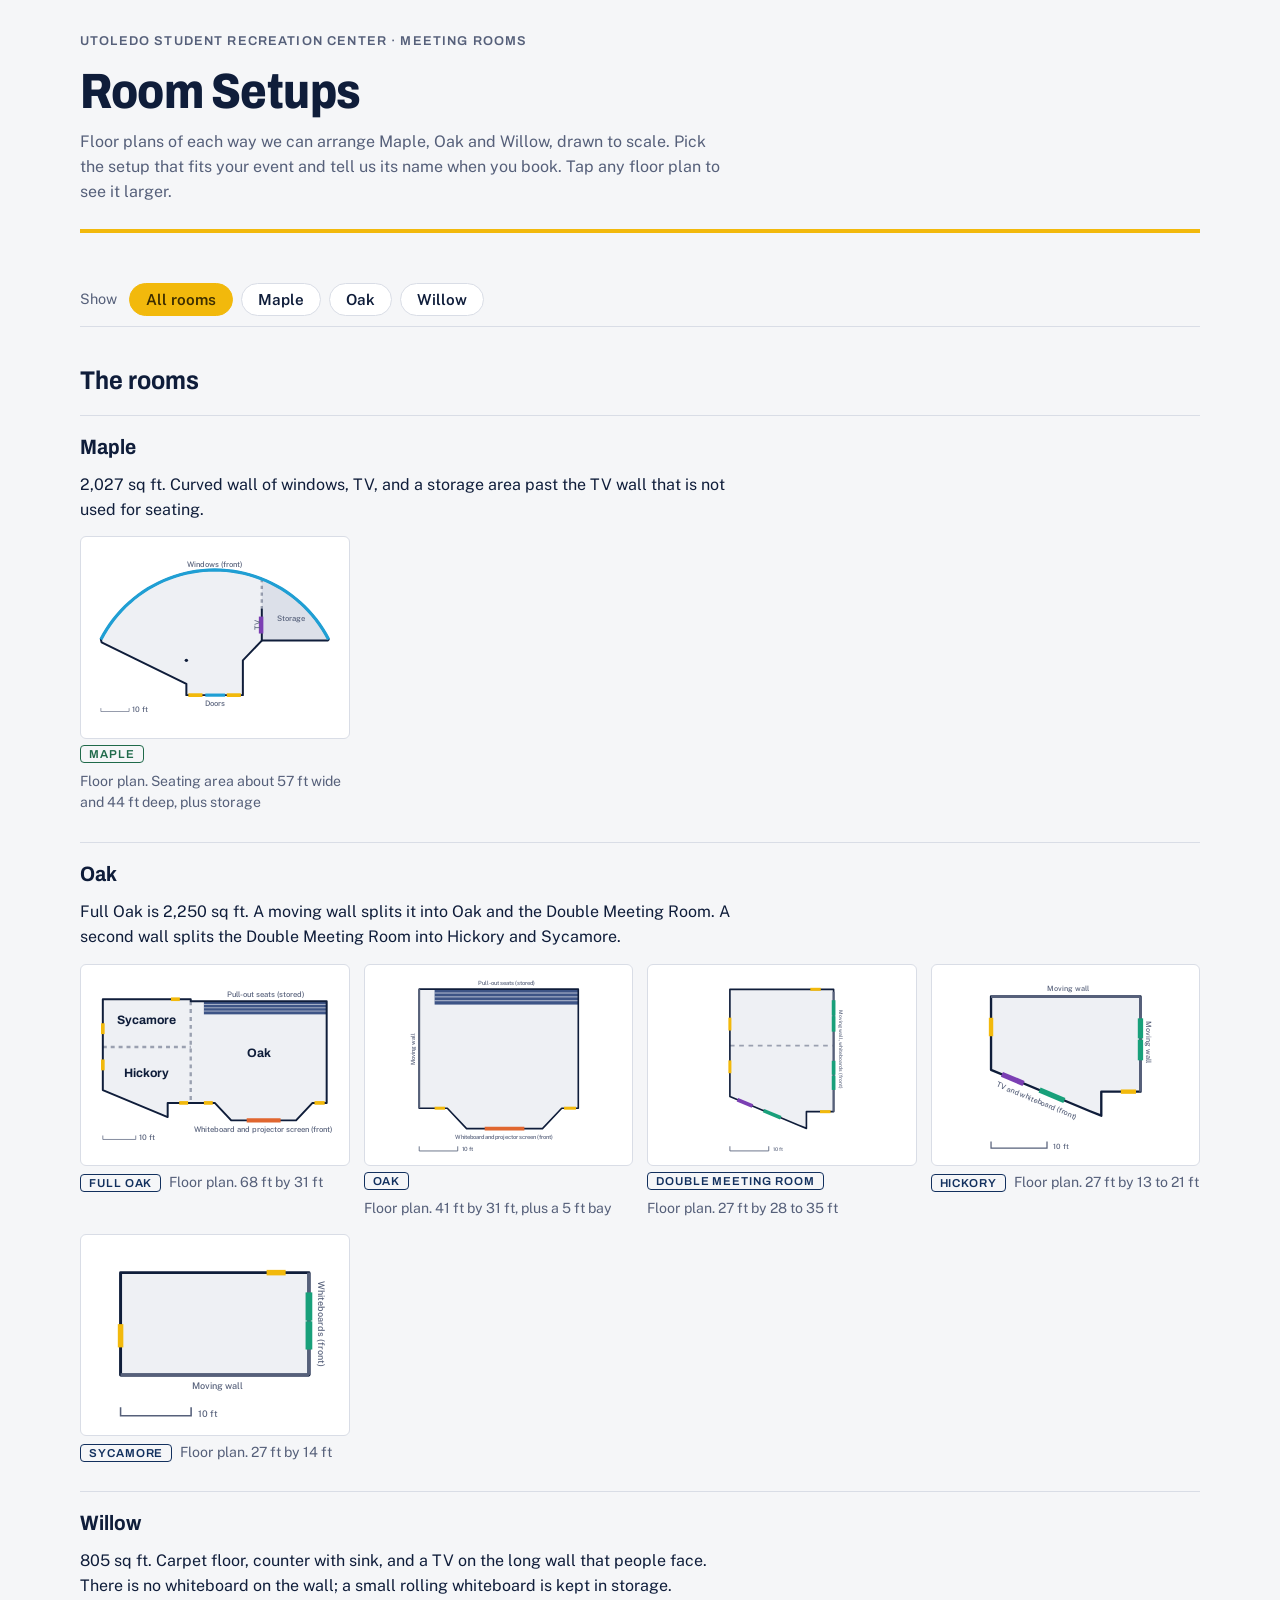
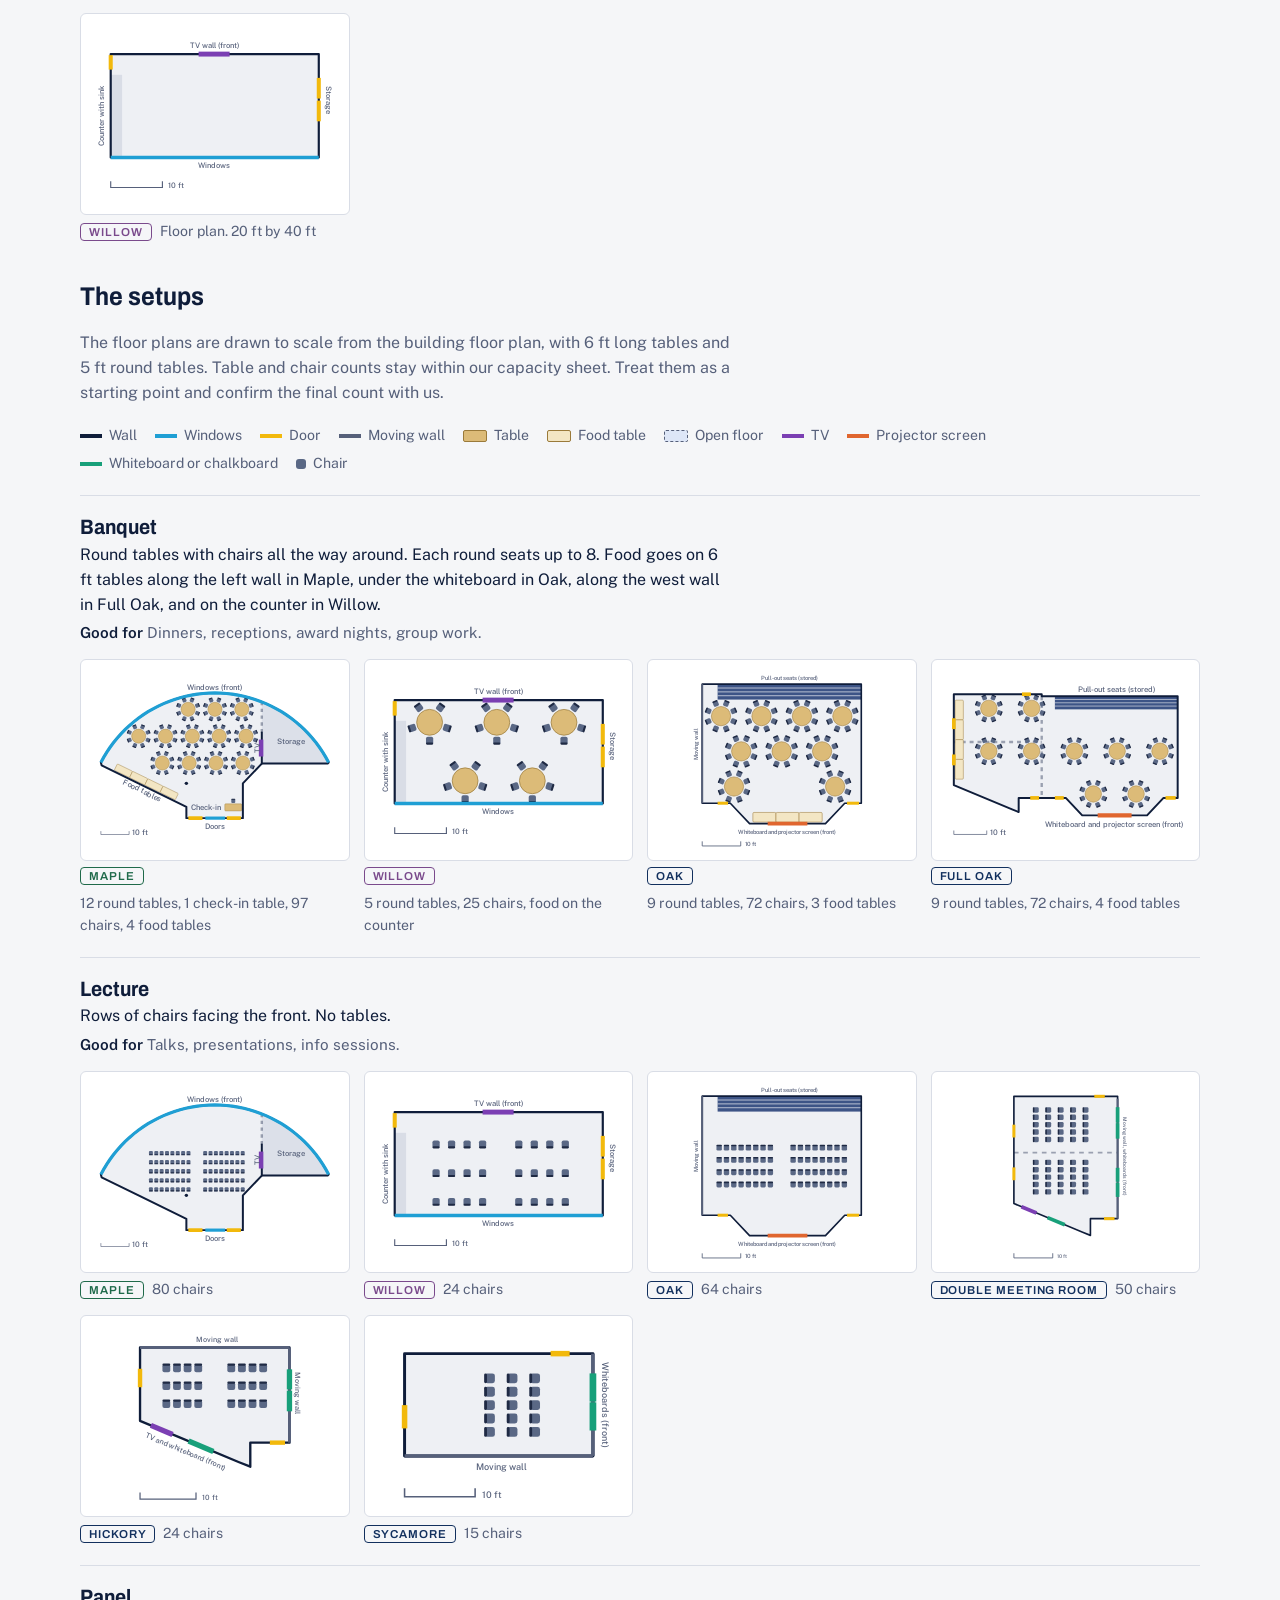
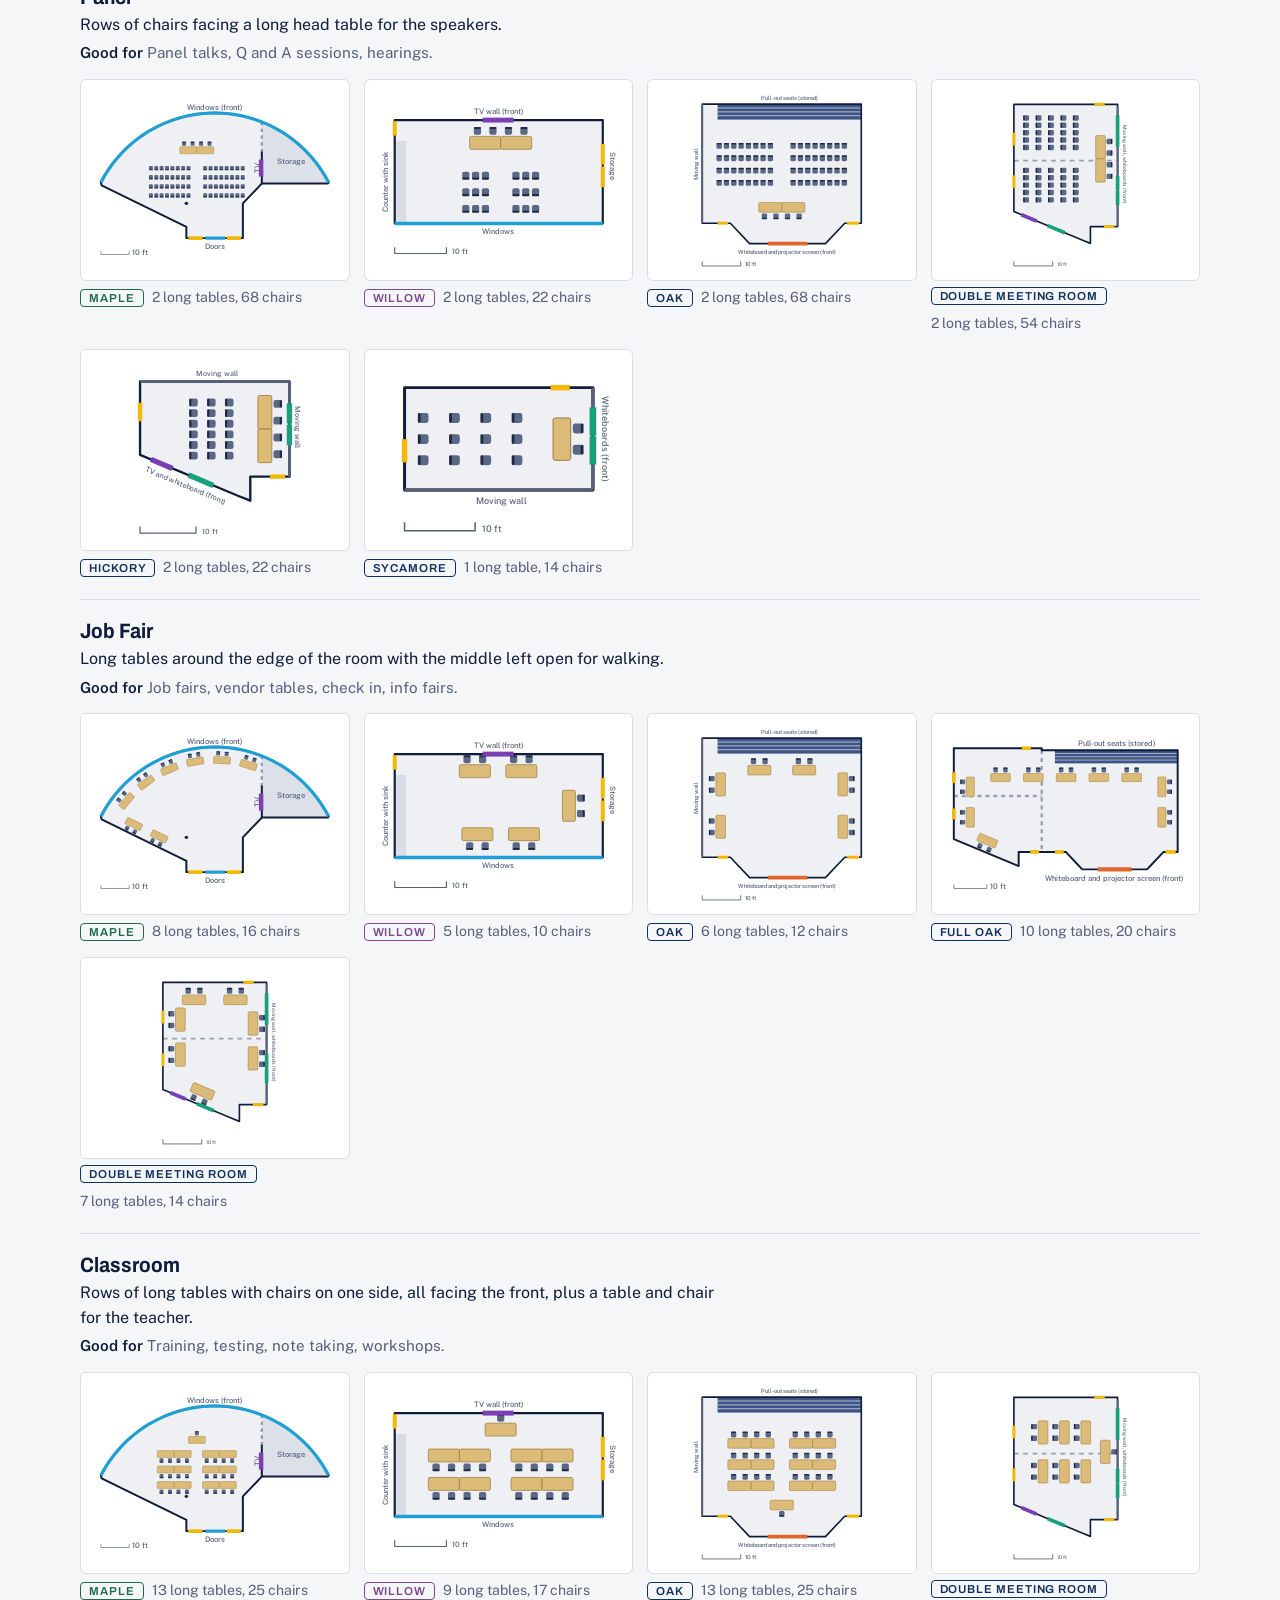
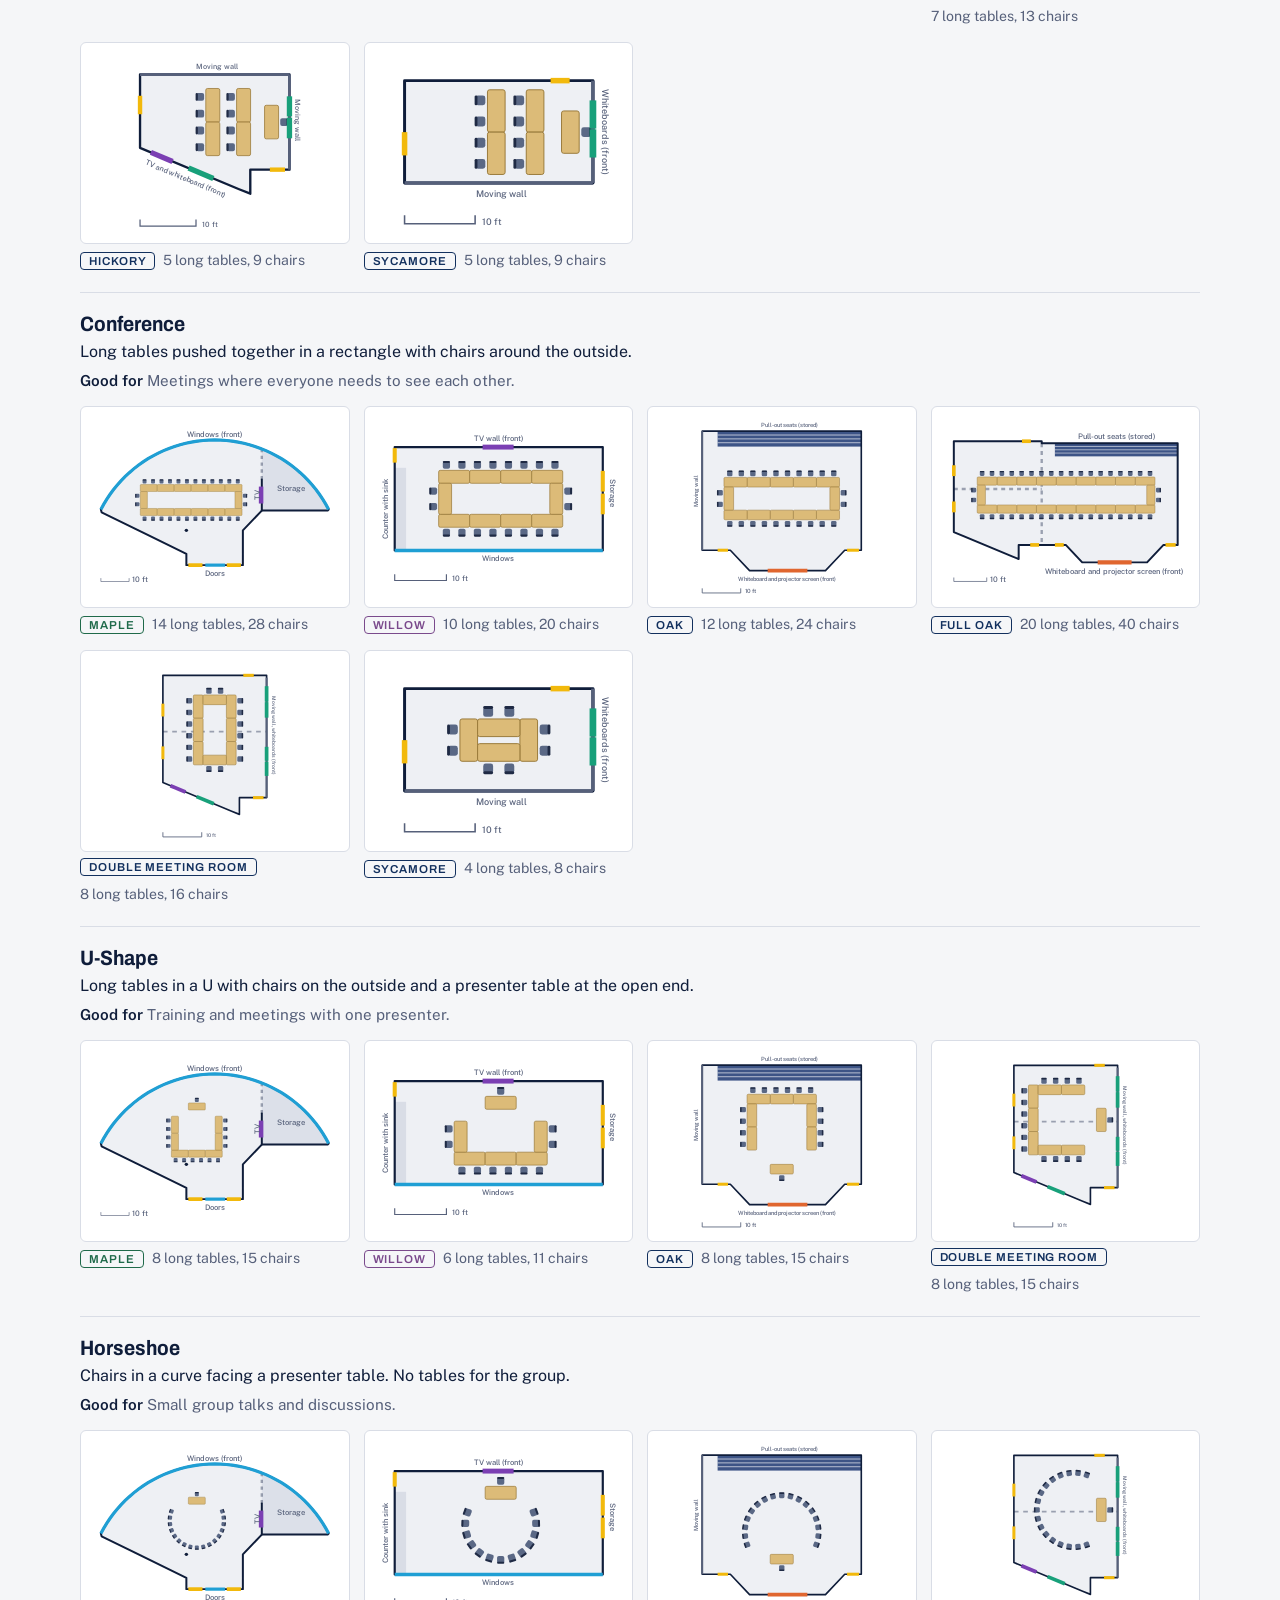
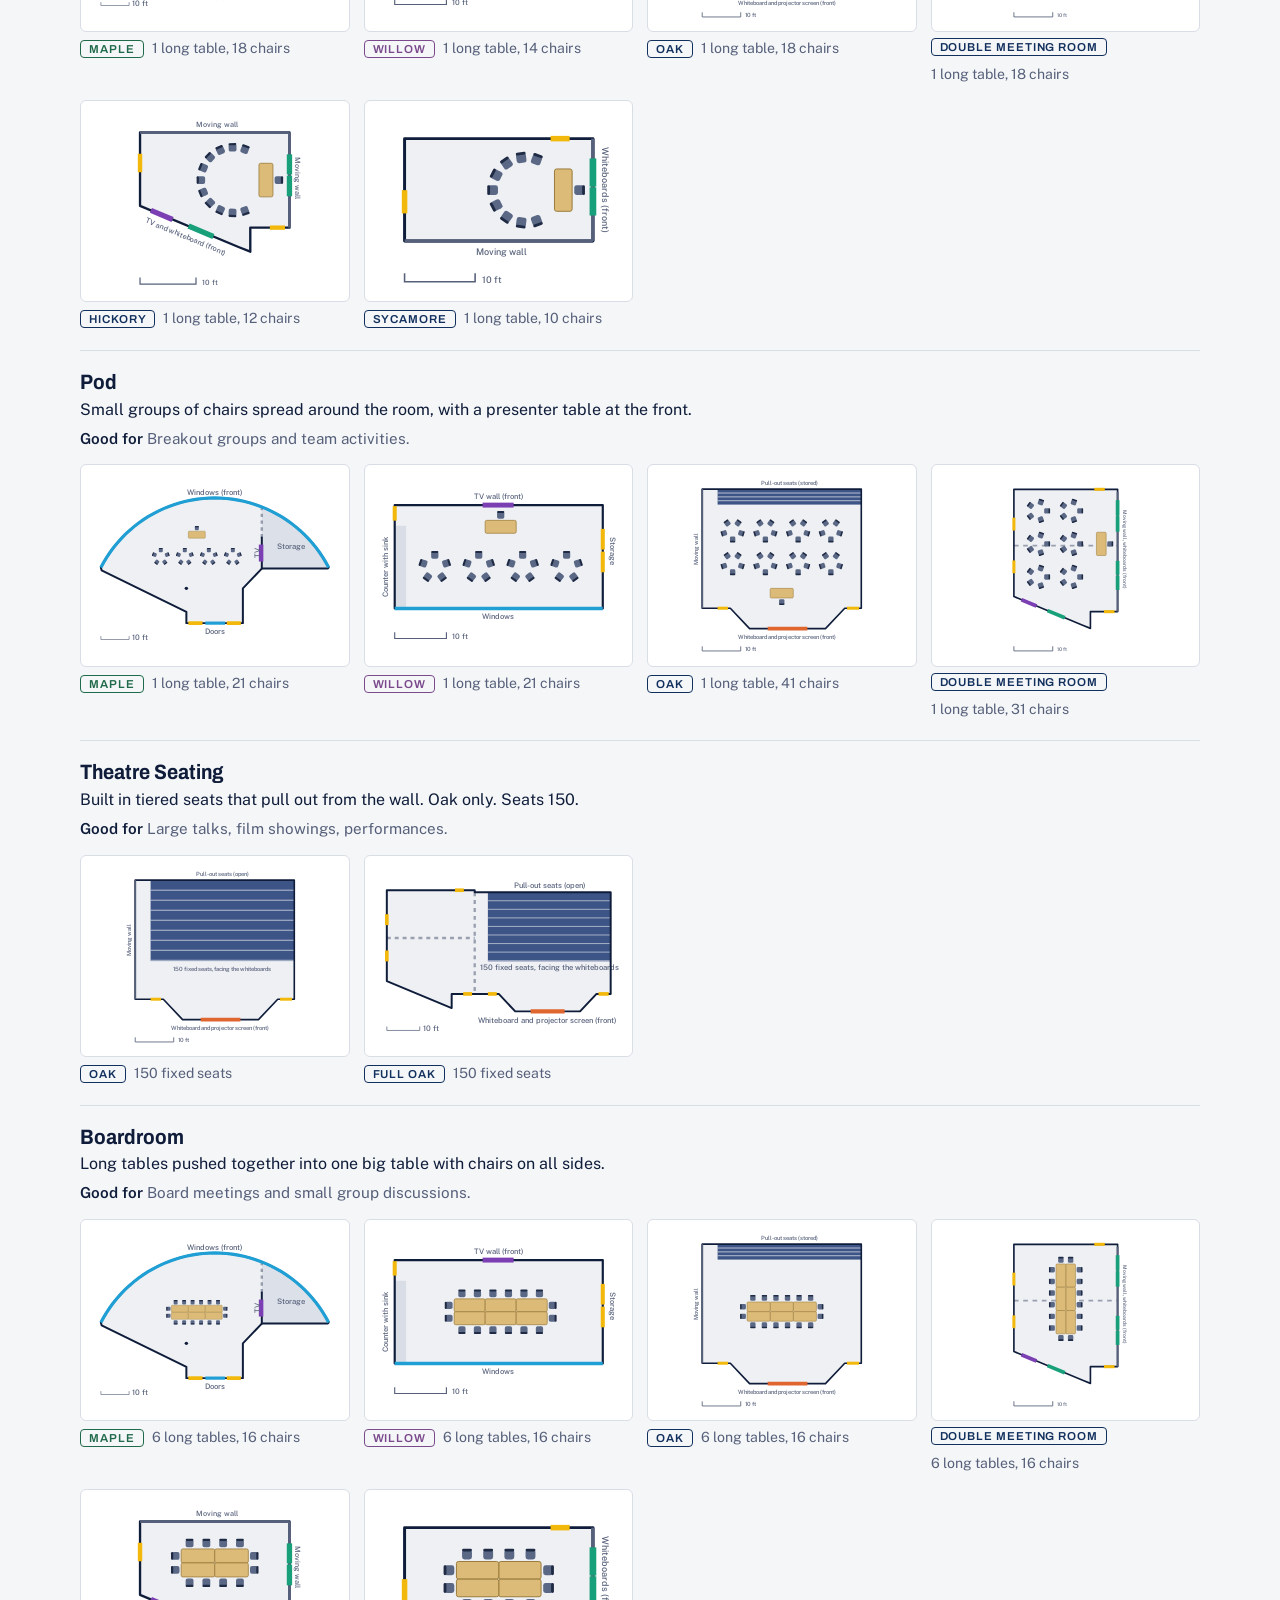
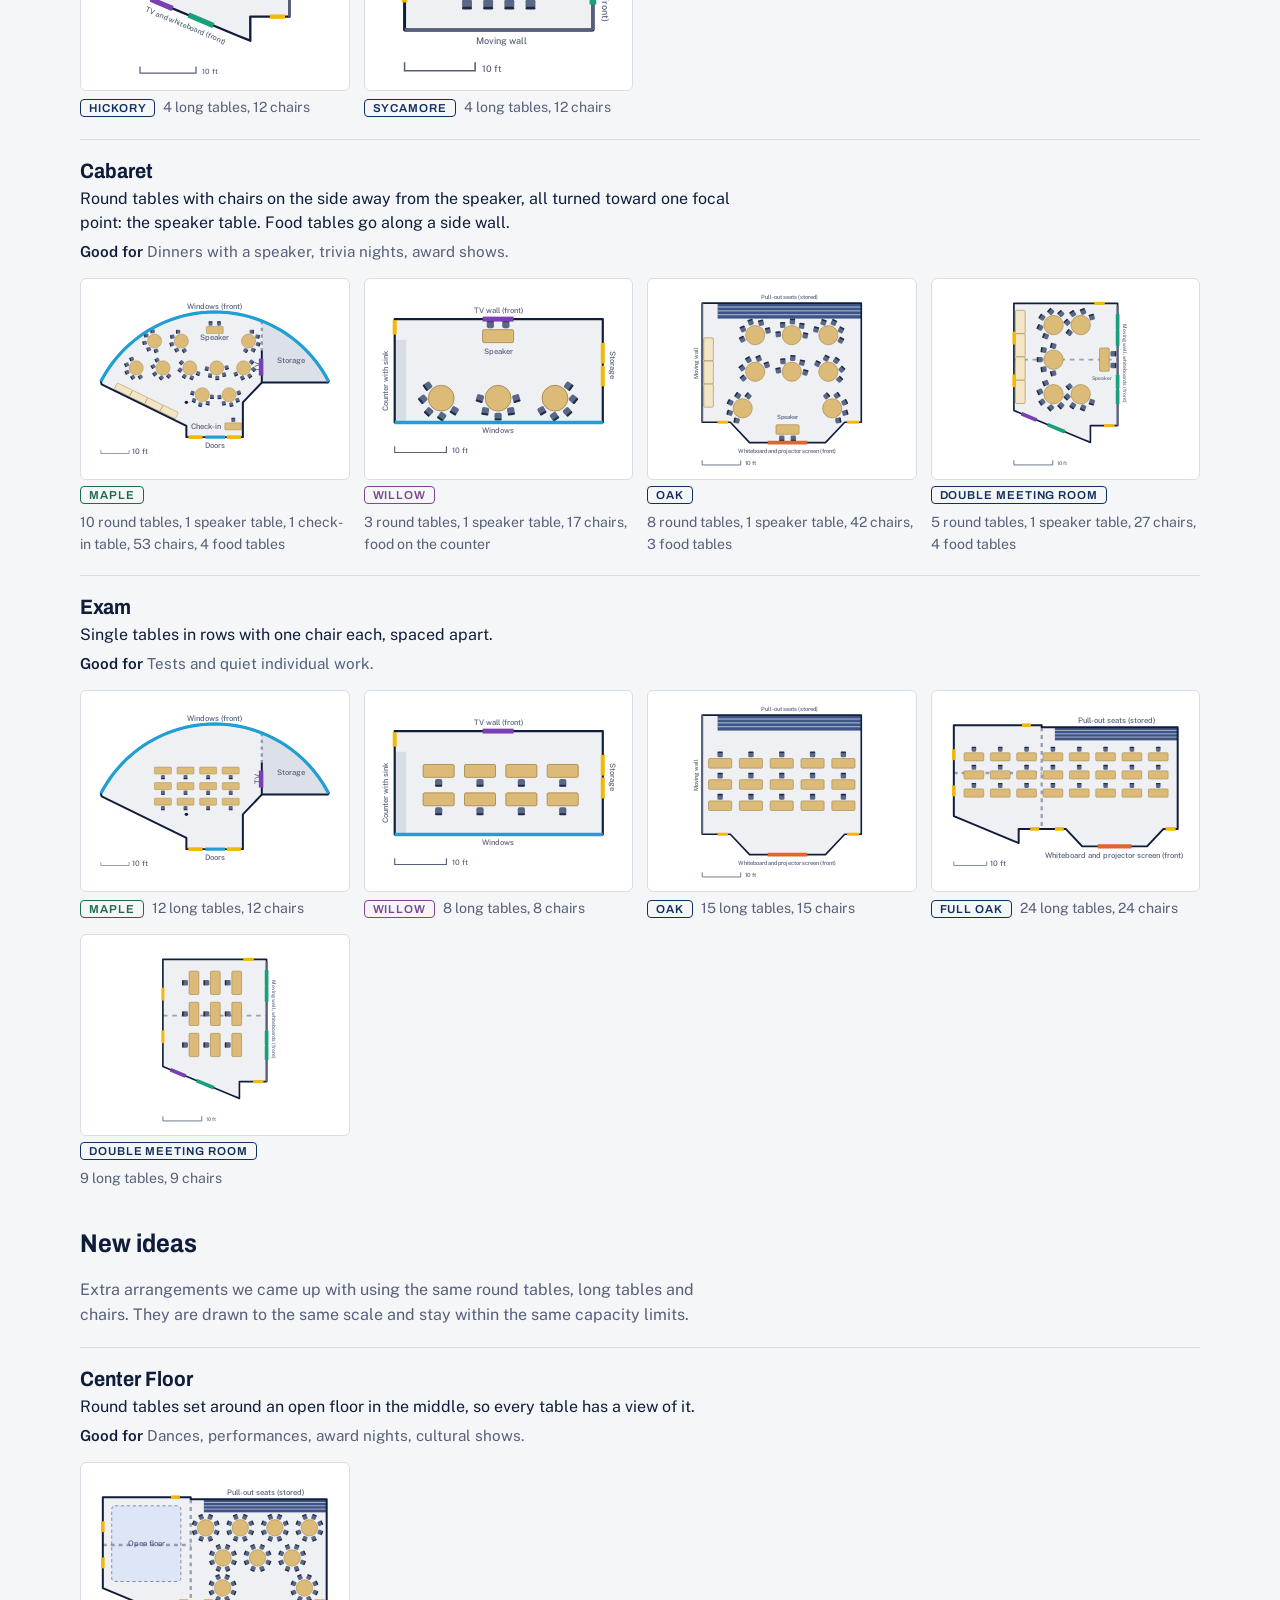
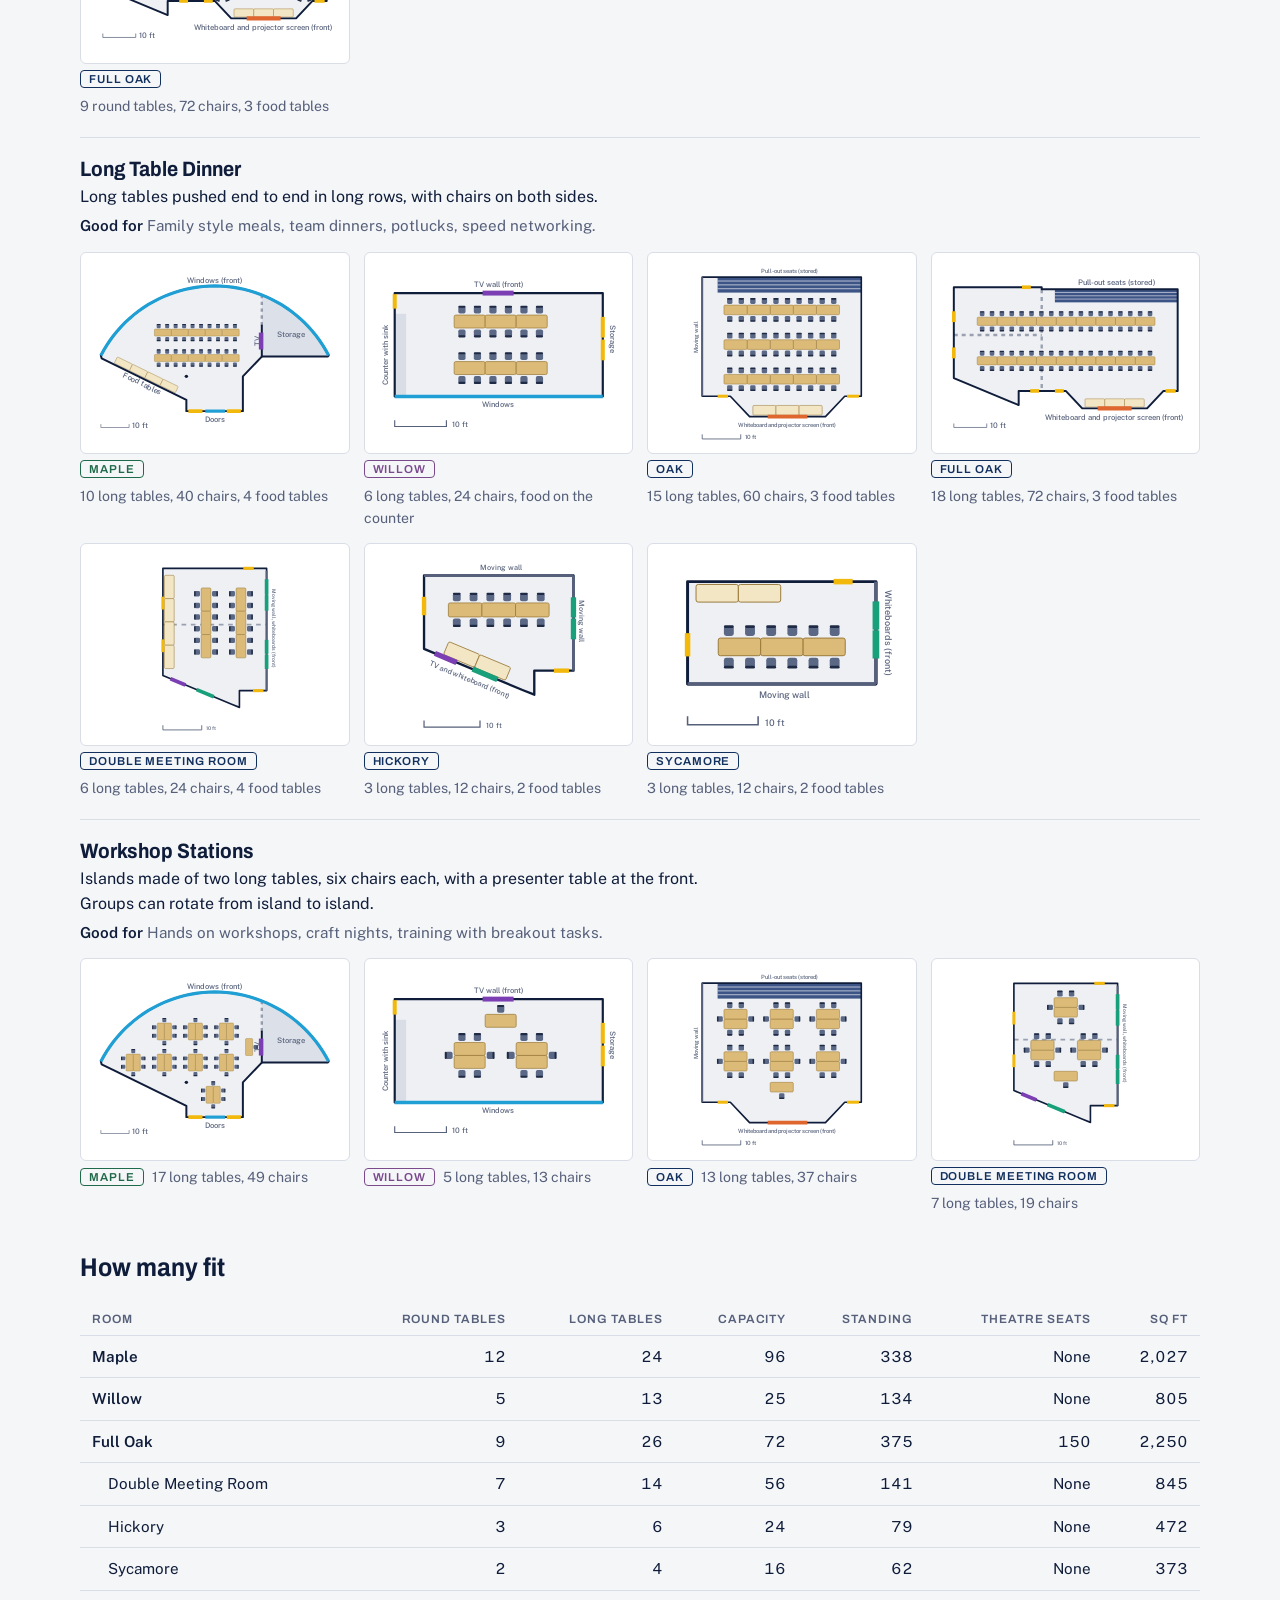
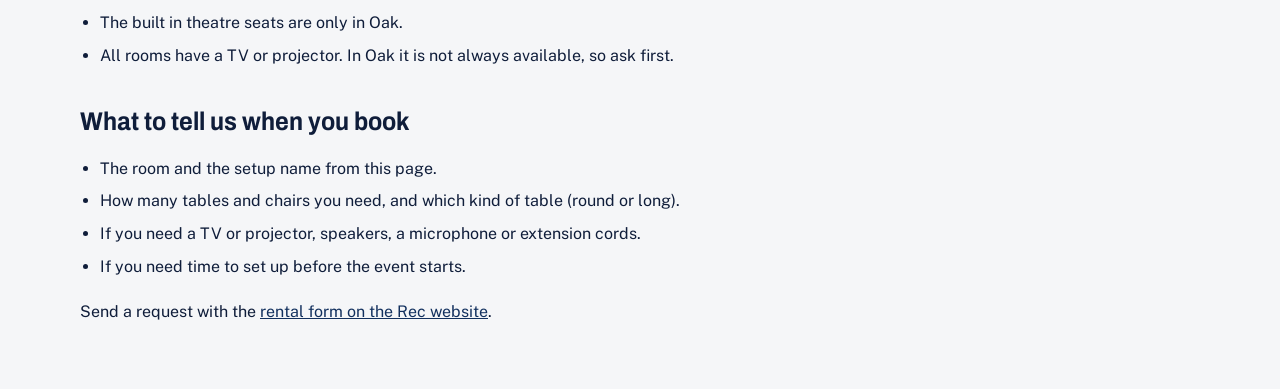
<file: index.html>
<!doctype html>
<html lang="en">
<head>
<meta charset="utf-8">
<meta name="viewport" content="width=device-width, initial-scale=1">
<style>:root{color-scheme:light}html{-webkit-text-size-adjust:100%}body{margin:0}img{max-width:100%}[hidden]{display:none!important}</style>
<title>Rec Center Room Setups</title>
<link rel="stylesheet" href="https://fonts.googleapis.com/css2?family=Archivo:wdth,wght@75..100,500..800&family=Public+Sans:wght@400;600&display=swap">
<style>
/* Layout: a plain reference page. Room filter stays in reach, rooms first, then one block per setup with its floor plans. */
:root{
  --bg:#f5f6f8; --surface:#ffffff; --ink:#0f1d3a; --muted:#56607a; --line:#d9dde6;
  --navy:#12305e; --gold:#f2b90c; --gold-ink:#3d2e00; --maple:#1f6a4a; --oak:#12305e; --willow:#7a4a8c;
  --display:"Archivo","Arial Narrow",Arial,sans-serif; --body:"Public Sans",system-ui,-apple-system,"Segoe UI",sans-serif;
}
@media (prefers-color-scheme: dark){ :root:not([data-theme="light"]){
  --bg:#0c1424; --surface:#141f36; --ink:#eef1f7; --muted:#a3adc4; --line:#2a3754;
  --navy:#9dbcf0; --gold:#f2b90c; --gold-ink:#2b2000; --maple:#6fd0a4; --oak:#9dbcf0; --willow:#cf9fe0; color-scheme:dark } }
:root[data-theme="dark"]{
  --bg:#0c1424; --surface:#141f36; --ink:#eef1f7; --muted:#a3adc4; --line:#2a3754;
  --navy:#9dbcf0; --gold:#f2b90c; --gold-ink:#2b2000; --maple:#6fd0a4; --oak:#9dbcf0; --willow:#cf9fe0; color-scheme:dark }
body{background:var(--bg);color:var(--ink);font-family:var(--body);font-size:16px;line-height:1.55}
.wrap{max-width:1120px;margin:0 auto;padding-inline:20px;padding-block:32px 64px;display:flex;flex-direction:column;gap:40px}
h1,h2,h3{font-family:var(--display);margin:0;text-wrap:balance;line-height:1.1}
h1{font-size:clamp(2rem,5vw,3.1rem);font-weight:800;font-stretch:85%;letter-spacing:-.01em}
h2{font-size:1.6rem;font-weight:700;font-stretch:90%}
h3{font-size:1.3rem;font-weight:700;font-stretch:90%}
p{margin:0;max-width:65ch}
.top{display:flex;flex-direction:column;gap:12px;border-bottom:4px solid var(--gold);padding-bottom:24px}
.eyebrow{font-family:var(--display);font-weight:600;text-transform:uppercase;letter-spacing:.09em;font-size:.8rem;color:var(--muted)}
.lead{color:var(--muted)}
.filter{position:sticky;top:env(safe-area-inset-top,0px);z-index:5;background:var(--bg);padding-block:10px;display:flex;flex-wrap:wrap;gap:8px;align-items:center;border-bottom:1px solid var(--line)}
.filter span{font-size:.9rem;color:var(--muted);margin-right:4px}
.chip{font:600 .95rem var(--body);padding:7px 16px;border-radius:999px;border:1.5px solid var(--line);background:var(--surface);color:var(--ink);cursor:pointer}
.chip[aria-pressed="true"]{background:var(--gold);border-color:var(--gold);color:var(--gold-ink)}
.chip:focus-visible,.shot:focus-visible,.close:focus-visible,a:focus-visible{outline:3px solid var(--gold);outline-offset:2px}
section{display:flex;flex-direction:column;gap:20px}
.rooms{display:flex;flex-direction:column;gap:28px}
.room,.setup{display:flex;flex-direction:column;gap:14px;padding-top:20px;border-top:1px solid var(--line)}
.setup header{display:flex;flex-direction:column;gap:4px}
.use{color:var(--muted);font-size:.95rem}
.use b{color:var(--ink);font-weight:600}
.grid{display:grid;grid-template-columns:repeat(auto-fill,minmax(240px,1fr));gap:14px}
figure{margin:0;display:flex;flex-direction:column;gap:6px;min-width:0}
.shot{padding:0;border:0;background:var(--line);border-radius:6px;overflow:hidden;cursor:zoom-in;aspect-ratio:3/2;display:block;width:100%}
.shot img{width:100%;height:100%;object-fit:cover;display:block}
figcaption{font-size:.88rem;color:var(--muted);display:flex;gap:8px;align-items:center;flex-wrap:wrap}
.tag{font:600 .72rem var(--display);text-transform:uppercase;letter-spacing:.08em;padding:2px 8px;border-radius:4px;border:1.5px solid currentColor}
.tag-maple{color:var(--maple)} .tag-oak{color:var(--oak)} .tag-willow{color:var(--willow)}
.none{color:var(--muted);font-style:italic}
.split{display:grid;grid-template-columns:1.6fr 1fr;gap:6px;max-width:520px;font:600 .9rem var(--display);text-align:center}
.split .s-oak{border:2px solid var(--navy);border-radius:6px;padding:22px 8px;display:grid;place-items:center}
.split .s-dbl{display:grid;grid-template-columns:1fr 1fr;gap:6px}
.split .s-dbl div{border:2px solid var(--navy);border-radius:6px;padding:14px 6px}
.split .s-dbl span{grid-column:1/-1;font-family:var(--body);font-weight:400;font-size:.8rem;color:var(--muted)}
.scroll{overflow-x:auto}
table{border-collapse:collapse;width:100%;min-width:560px;font-size:.95rem;font-variant-numeric:tabular-nums}
th,td{padding:9px 12px;text-align:right;border-bottom:1px solid var(--line)}
th:first-child,td:first-child{text-align:left}
thead th{font:600 .75rem var(--display);text-transform:uppercase;letter-spacing:.08em;color:var(--muted)}
tbody th{font-weight:600}
.sub th{padding-left:28px;font-weight:400}
.notes{display:flex;flex-direction:column;gap:8px;padding-left:20px;margin:0;max-width:65ch}
a{color:var(--navy)}
dialog{border:0;padding:0;background:transparent;max-width:min(96vw,1400px);max-height:94vh}
dialog::backdrop{background:rgba(5,10,22,.86)}
dialog img{display:block;max-width:100%;max-height:82vh;border-radius:6px;margin:0 auto}
.dbar{display:flex;justify-content:space-between;align-items:center;gap:12px;padding:10px 2px;color:#fff;font-size:.95rem}
.close{font:600 .9rem var(--body);background:#fff;color:#0f1d3a;border:0;border-radius:999px;padding:6px 16px;cursor:pointer}

:root{--floor:#eef0f4;--wall:#0f1d3a;--glass:#1f9fd4;--table:#dcbb78;--table-edge:#9a7a3a;--chair:#5a6885;--chair-back:#1f2a44;--seatbank:#3d5486;--food:#f3e6c4;--mark:#dde6f7;--tv:#7b3fb3;--screen:#e0662f;--board:#18a07a}
@media (prefers-color-scheme: dark){ :root:not([data-theme="light"]){--floor:#1c2945;--wall:#dfe6f5;--glass:#5cc8f0;--table:#c9a55c;--table-edge:#7d6226;--chair:#93a2c4;--chair-back:#e8edf8;--seatbank:#5873ad;--food:#8a7a52;--mark:#283a61;--tv:#c8a2ee;--screen:#f39a6b;--board:#5fd3ad} }
:root[data-theme="dark"]{--floor:#1c2945;--wall:#dfe6f5;--glass:#5cc8f0;--table:#c9a55c;--table-edge:#7d6226;--chair:#93a2c4;--chair-back:#e8edf8;--seatbank:#5873ad;--food:#8a7a52;--mark:#283a61;--tv:#c8a2ee;--screen:#f39a6b;--board:#5fd3ad}
h4{font:600 .78rem var(--display);text-transform:uppercase;letter-spacing:.09em;color:var(--muted);margin:6px 0 0}
.plans{grid-template-columns:repeat(auto-fill,minmax(250px,1fr))}
.plan{display:block;position:relative;width:100%;padding:0;border:1px solid var(--line);background:var(--surface);border-radius:6px;cursor:zoom-in;aspect-ratio:4/3}
.plan:focus-visible{outline:3px solid var(--gold);outline-offset:2px}
svg .fl{fill:var(--floor)} svg .wl{fill:none;stroke:var(--wall);stroke-width:calc(var(--sw)*1.5);stroke-linejoin:round;stroke-linecap:round}
.plan svg{position:absolute;left:8px;top:8px;width:calc(100% - 16px);height:calc(100% - 16px)}
#lb-svg svg{width:100%;height:100%;display:block}
svg .gl{fill:none;stroke:var(--glass);stroke-width:calc(var(--sw)*2.4)} svg .dr{stroke:var(--gold);stroke-width:calc(var(--sw)*2.8)}
svg .dv{stroke:var(--muted);stroke-width:calc(var(--sw)*1.8)} svg .dv.open{stroke-dasharray:1.2 1.2;opacity:.55}
svg .tb{fill:var(--table);stroke:var(--table-edge);stroke-width:.14px} svg .bl{fill:var(--seatbank)} svg .bll{stroke:var(--floor);stroke-width:.18px}
svg .scl{stroke:var(--screen);stroke-width:calc(var(--sw)*3.4)} svg .tvl{stroke:var(--tv);stroke-width:calc(var(--sw)*3.4)} svg .wbl{stroke:var(--board);stroke-width:calc(var(--sw)*3.4)} svg .mk{fill:var(--mark);stroke:var(--muted);stroke-width:.2px;stroke-dasharray:1 .8} svg .ct{fill:var(--line)} svg .st{fill:var(--line);opacity:.8} svg .fd{fill:var(--food);stroke:var(--table-edge)} svg .col{fill:var(--wall)} svg .sb{fill:none;stroke:var(--muted);stroke-width:.22px}
svg .lb{font:500 var(--fs) var(--body);fill:var(--muted)} svg .lb.big{font:700 calc(var(--fs)*1.6) var(--display);fill:var(--ink)}
.cs{fill:var(--chair)} .cb{fill:var(--chair-back)}
.legend{display:flex;flex-wrap:wrap;gap:6px 18px;font-size:.88rem;color:var(--muted);padding:0;margin:0;list-style:none}
.legend li{display:flex;align-items:center;gap:7px}
.legend i{display:inline-block;width:22px;height:0;border-top:4px solid var(--wall)}
.legend i.g{border-color:var(--glass)} .legend i.d{border-color:var(--gold)} .legend i.m{border-color:var(--muted)}
.legend i.t{height:10px;border:1px solid var(--table-edge);background:var(--table);border-radius:2px} .legend i.sc{border-color:var(--screen)} .legend i.tv{border-color:var(--tv)} .legend i.wb{border-color:var(--board)} .legend i.t.f{background:var(--food)} .legend i.t.o{background:var(--mark);border:1px dashed var(--muted)} .legend i.c{width:10px;height:10px;border:0;background:var(--chair);border-radius:3px}
#lb-svg{background:var(--surface);border-radius:6px;padding:10px;width:min(92vw,1100px);height:min(78vh,820px)}
</style>
</head>
<body>
<svg width="0" height="0" style="position:absolute" aria-hidden="true"><defs><g id="chr"><rect class="cs" x="-.7" y="-.7" width="1.4" height="1.4" rx=".35"/><rect class="cb" x="-.7" y=".42" width="1.4" height=".4" rx=".2"/></g></defs></svg>
<div class="wrap">
<header class="top">
  <div class="eyebrow">UToledo Student Recreation Center · Meeting rooms</div>
  <h1>Room Setups</h1>
  <p class="lead">Floor plans of each way we can arrange Maple, Oak and Willow, drawn to scale. Pick the setup that fits your event and tell us its name when you book. Tap any floor plan to see it larger.</p>
</header>
<nav class="filter" aria-label="Show floor plans by room">
  <span>Show</span>
  <button type="button" class="chip" id="f-all" data-f="All" aria-pressed="true">All rooms</button>
  <button type="button" class="chip" id="f-maple" data-f="Maple" aria-pressed="false">Maple</button>
  <button type="button" class="chip" id="f-oak" data-f="Oak" aria-pressed="false">Oak</button>
  <button type="button" class="chip" id="f-willow" data-f="Willow" aria-pressed="false">Willow</button>
</nav>
<section id="rooms"><h2>The rooms</h2><div class="rooms">
<article class="room" data-roomcard="Maple"><h3>Maple</h3><p>2,027 sq ft. Curved wall of windows, TV, and a storage area past the TV wall that is not used for seating.</p>
<div class="grid plans"><figure data-room="Maple"><button type="button" class="plan" data-cap="Maple · Seating area about 57 ft wide and 44 ft deep, plus storage"><svg viewBox="-4.16 -4.2 89.01 55.9" role="img" aria-label="Maple floor plan" style="--sw:0.47px;--fs:2.7px"><polygon class="fl" points="0.04,24.62 1.03,22.8 2.1,21.03 3.25,19.31 4.47,17.64 5.78,16.03 7.15,14.48 8.59,13 10.1,11.58 11.67,10.23 13.3,8.96 14.99,7.76 16.73,6.64 18.52,5.6 20.36,4.65 22.24,3.78 24.15,2.99 26.1,2.3 28.08,1.69 30.09,1.18 32.12,0.75 34.16,0.43 36.22,0.19 38.28,0.05 40.35,0 42.42,0.05 44.48,0.19 46.54,0.43 48.58,0.75 50.61,1.18 52.62,1.69 54.6,2.3 56.55,2.99 58.46,3.78 60.34,4.65 62.18,5.6 63.97,6.64 65.71,7.76 67.4,8.96 69.03,10.23 70.6,11.58 72.11,13 73.55,14.48 74.92,16.03 76.23,17.64 77.45,19.31 78.6,21.03 79.67,22.8 80.66,24.62 80.3,25 57,25 50.3,32 50.3,44.3 30.3,44.3 30.3,40.3 0.3,25.6"/><polygon class="st" points="57,3.17 58.46,3.78 60.34,4.65 62.18,5.6 63.97,6.64 65.71,7.76 67.4,8.96 69.03,10.23 70.6,11.58 72.11,13 73.55,14.48 74.92,16.03 76.23,17.64 77.45,19.31 78.6,21.03 79.67,22.8 80.66,24.62 80.3,25 57,25"/><line class="dv open" x1="57" y1="3.17" x2="57" y2="14"/><polygon class="wl" points="0.04,24.62 1.03,22.8 2.1,21.03 3.25,19.31 4.47,17.64 5.78,16.03 7.15,14.48 8.59,13 10.1,11.58 11.67,10.23 13.3,8.96 14.99,7.76 16.73,6.64 18.52,5.6 20.36,4.65 22.24,3.78 24.15,2.99 26.1,2.3 28.08,1.69 30.09,1.18 32.12,0.75 34.16,0.43 36.22,0.19 38.28,0.05 40.35,0 42.42,0.05 44.48,0.19 46.54,0.43 48.58,0.75 50.61,1.18 52.62,1.69 54.6,2.3 56.55,2.99 58.46,3.78 60.34,4.65 62.18,5.6 63.97,6.64 65.71,7.76 67.4,8.96 69.03,10.23 70.6,11.58 72.11,13 73.55,14.48 74.92,16.03 76.23,17.64 77.45,19.31 78.6,21.03 79.67,22.8 80.66,24.62 80.3,25 57,25 50.3,32 50.3,44.3 30.3,44.3 30.3,40.3 0.3,25.6"/><line class="wl" x1="57" y1="14" x2="57" y2="25"/><circle class="col" cx="30.3" cy="32" r="0.6"/><polyline class="gl" points="0.04,24.62 1.03,22.8 2.1,21.03 3.25,19.31 4.47,17.64 5.78,16.03 7.15,14.48 8.59,13 10.1,11.58 11.67,10.23 13.3,8.96 14.99,7.76 16.73,6.64 18.52,5.6 20.36,4.65 22.24,3.78 24.15,2.99 26.1,2.3 28.08,1.69 30.09,1.18 32.12,0.75 34.16,0.43 36.22,0.19 38.28,0.05 40.35,0 42.42,0.05 44.48,0.19 46.54,0.43 48.58,0.75 50.61,1.18 52.62,1.69 54.6,2.3 56.55,2.99 58.46,3.78 60.34,4.65 62.18,5.6 63.97,6.64 65.71,7.76 67.4,8.96 69.03,10.23 70.6,11.58 72.11,13 73.55,14.48 74.92,16.03 76.23,17.64 77.45,19.31 78.6,21.03 79.67,22.8 80.66,24.62"/><polyline class="gl" points="37,44.3 44,44.3"/><line class="tvl" x1="56.75" y1="16.5" x2="56.75" y2="22.5"/><line class="dr" x1="31" y1="44.3" x2="36" y2="44.3"/><line class="dr" x1="44.6" y1="44.3" x2="49.6" y2="44.3"/><text class="lb" x="40.35" y="-1.6" text-anchor="middle" dominant-baseline="middle">Windows (front)</text><text class="lb" x="40.35" y="47.4" text-anchor="middle" dominant-baseline="middle">Doors</text><text class="lb" x="55.6" y="19.5" text-anchor="middle" dominant-baseline="middle" transform="rotate(-90 55.6 19.5)">TV</text><text class="lb" x="67.5" y="17.5" text-anchor="middle" dominant-baseline="middle">Storage</text><path class="sb" d="M0.04 48.9v1.2h10v-1.2"/><text class="lb" x="11.04" y="50.2">10 ft</text></svg></button><figcaption><span class="tag tag-maple">Maple</span>Floor plan. Seating area about 57 ft wide and 44 ft deep, plus storage</figcaption></figure></div>
</article>
<article class="room" data-roomcard="Oak"><h3>Oak</h3><p>Full Oak is 2,250 sq ft. A moving wall splits it into Oak and the Double Meeting Room. A second wall splits the Double Meeting Room into Hickory and Sycamore.</p>

<div class="grid plans"><figure data-room="Oak"><button type="button" class="plan" data-cap="Full Oak · 68 ft by 31 ft"><svg viewBox="-30.9 -4.8 76.4 48.4" role="img" aria-label="Full Oak floor plan" style="--sw:0.4px;--fs:2.32px"><polygon class="fl" points="-26.7,-0.6 0,-0.6 0,0 41.3,0 41.3,30.9 37,30.9 32,36.2 12.3,36.2 7.3,30.9 -7,30.9 -7,35.2 -9,34.4 -26.7,27"/><rect class="bl" x="4" y="0" width="37.3" height="4"/><line class="bll" x1="4" y1="1" x2="41.3" y2="1"/><line class="bll" x1="4" y1="2" x2="41.3" y2="2"/><line class="bll" x1="4" y1="3" x2="41.3" y2="3"/><line class="dv open" x1="0" y1="0" x2="0" y2="30.9"/><line class="dv open" x1="-26.7" y1="13.9" x2="0" y2="13.9"/><polygon class="wl" points="-26.7,-0.6 0,-0.6 0,0 41.3,0 41.3,30.9 37,30.9 32,36.2 12.3,36.2 7.3,30.9 -7,30.9 -7,35.2 -9,34.4 -26.7,27"/><line class="scl" x1="17" y1="36.2" x2="27.3" y2="36.2"/><line class="dr" x1="4" y1="30.9" x2="6.7" y2="30.9"/><line class="dr" x1="37.6" y1="30.9" x2="40.7" y2="30.9"/><line class="dr" x1="-3.5" y1="30.9" x2="-0.8" y2="30.9"/><line class="dr" x1="-26.7" y1="17.7" x2="-26.7" y2="21"/><line class="dr" x1="-26.7" y1="6.7" x2="-26.7" y2="10"/><line class="dr" x1="-6" y1="-0.6" x2="-3.3" y2="-0.6"/><text class="lb" x="22.6" y="-1.9" text-anchor="middle" dominant-baseline="middle">Pull-out seats (stored)</text><text class="lb" x="22" y="39" text-anchor="middle" dominant-baseline="middle">Whiteboard and projector screen (front)</text><text class="lb in big" x="20.6" y="17" text-anchor="middle">Oak</text><text class="lb in big" x="-13.3" y="23" text-anchor="middle">Hickory</text><text class="lb in big" x="-13.3" y="7" text-anchor="middle">Sycamore</text><path class="sb" d="M-26.7 40.8v1.2h10v-1.2"/><text class="lb" x="-15.7" y="42.1">10 ft</text></svg></button><figcaption><span class="tag tag-oak">Full Oak</span>Floor plan. 68 ft by 31 ft</figcaption></figure><figure data-room="Oak"><button type="button" class="plan" data-cap="Oak · 41 ft by 31 ft, plus a 5 ft bay"><svg viewBox="-4.2 -4.2 49.7 47.8" role="img" aria-label="Oak floor plan" style="--sw:0.28px;--fs:1.51px"><polygon class="fl" points="0,0 41.3,0 41.3,30.9 37,30.9 32,36.2 12.3,36.2 7.3,30.9 0,30.9"/><rect class="bl" x="4" y="0" width="37.3" height="4"/><line class="bll" x1="4" y1="1" x2="41.3" y2="1"/><line class="bll" x1="4" y1="2" x2="41.3" y2="2"/><line class="bll" x1="4" y1="3" x2="41.3" y2="3"/><polygon class="wl" points="0,0 41.3,0 41.3,30.9 37,30.9 32,36.2 12.3,36.2 7.3,30.9 0,30.9"/><line class="dv" x1="0" y1="0" x2="0" y2="30.9"/><line class="scl" x1="17" y1="36.2" x2="27.3" y2="36.2"/><line class="dr" x1="4" y1="30.9" x2="6.7" y2="30.9"/><line class="dr" x1="37.6" y1="30.9" x2="40.7" y2="30.9"/><text class="lb" x="22.6" y="-1.5" text-anchor="middle" dominant-baseline="middle">Pull-out seats (stored)</text><text class="lb" x="22" y="38.6" text-anchor="middle" dominant-baseline="middle">Whiteboard and projector screen (front)</text><text class="lb" x="-1.6" y="15.5" text-anchor="middle" dominant-baseline="middle" transform="rotate(-90 -1.6 15.5)">Moving wall</text><path class="sb" d="M0 40.8v1.2h10v-1.2"/><text class="lb" x="11" y="42.1">10 ft</text></svg></button><figcaption><span class="tag tag-oak">Oak</span>Floor plan. 41 ft by 31 ft, plus a 5 ft bay</figcaption></figure><figure data-room="Oak"><button type="button" class="plan" data-cap="Double Meeting Room · 27 ft by 28 to 35 ft"><svg viewBox="-30.9 -4.8 35.1 47.4" role="img" aria-label="Double Meeting Room floor plan" style="--sw:0.28px;--fs:1.3px"><polygon class="fl" points="-26.7,-0.6 0,-0.6 0,30.9 -7,30.9 -7,35.2 -9,34.4 -26.7,27"/><line class="dv open" x1="-26.7" y1="13.9" x2="0" y2="13.9"/><polygon class="wl" points="-26.7,-0.6 0,-0.6 0,30.9 -7,30.9 -7,35.2 -9,34.4 -26.7,27"/><line class="dv" x1="0" y1="0" x2="0" y2="30.9"/><line class="wbl" x1="-18.03" y1="30.62" x2="-13.6" y2="32.48"/><line class="wbl" x1="0" y1="17.8" x2="0" y2="21.4"/><line class="wbl" x1="0" y1="21.6" x2="0" y2="25.3"/><line class="wbl" x1="0" y1="2.2" x2="0" y2="6.2"/><line class="wbl" x1="0" y1="6.3" x2="0" y2="10.3"/><line class="tvl" x1="-24.76" y1="27.81" x2="-20.89" y2="29.43"/><line class="dr" x1="-3.5" y1="30.9" x2="-0.8" y2="30.9"/><line class="dr" x1="-26.7" y1="17.7" x2="-26.7" y2="21"/><line class="dr" x1="-26.7" y1="6.7" x2="-26.7" y2="10"/><line class="dr" x1="-6" y1="-0.6" x2="-3.3" y2="-0.6"/><text class="lb" x="1.6" y="15" text-anchor="middle" dominant-baseline="middle" transform="rotate(90 1.6 15)">Moving wall, whiteboards (front)</text><path class="sb" d="M-26.7 39.8v1.2h10v-1.2"/><text class="lb" x="-15.7" y="41.1">10 ft</text></svg></button><figcaption><span class="tag tag-oak">Double Meeting Room</span>Floor plan. 27 ft by 28 to 35 ft</figcaption></figure><figure data-room="Oak"><button type="button" class="plan" data-cap="Hickory · 27 ft by 13 to 21 ft"><svg viewBox="-30.9 9.7 35.1 32.9" role="img" aria-label="Hickory floor plan" style="--sw:0.28px;--fs:1.3px"><polygon class="fl" points="-26.7,13.9 0,13.9 0,30.9 -7,30.9 -7,35.2 -9,34.4 -26.7,27"/><polygon class="wl" points="-26.7,13.9 0,13.9 0,30.9 -7,30.9 -7,35.2 -9,34.4 -26.7,27"/><line class="dv" x1="0" y1="13.9" x2="0" y2="30.9"/><line class="dv" x1="-26.7" y1="13.9" x2="0" y2="13.9"/><line class="wbl" x1="-18.03" y1="30.62" x2="-13.6" y2="32.48"/><line class="wbl" x1="0" y1="17.8" x2="0" y2="21.4"/><line class="wbl" x1="0" y1="21.6" x2="0" y2="25.3"/><line class="tvl" x1="-24.76" y1="27.81" x2="-20.89" y2="29.43"/><line class="dr" x1="-3.5" y1="30.9" x2="-0.8" y2="30.9"/><line class="dr" x1="-26.7" y1="17.7" x2="-26.7" y2="21"/><text class="lb" x="-13" y="12.6" text-anchor="middle" dominant-baseline="middle">Moving wall</text><text class="lb" x="1.4" y="22" text-anchor="middle" dominant-baseline="middle" transform="rotate(90 1.4 22)">Moving wall</text><text class="lb" x="-18.6" y="32.6" text-anchor="middle" dominant-baseline="middle" transform="rotate(22.7 -18.6 32.6)">TV and whiteboard (front)</text><path class="sb" d="M-26.7 39.8v1.2h10v-1.2"/><text class="lb" x="-15.7" y="41.1">10 ft</text></svg></button><figcaption><span class="tag tag-oak">Hickory</span>Floor plan. 27 ft by 13 to 21 ft</figcaption></figure><figure data-room="Oak"><button type="button" class="plan" data-cap="Sycamore · 27 ft by 14 ft"><svg viewBox="-30.9 -4.8 35.1 26.1" role="img" aria-label="Sycamore floor plan" style="--sw:0.28px;--fs:1.3px"><polygon class="fl" points="-26.7,-0.6 0,-0.6 0,13.9 -26.7,13.9"/><polygon class="wl" points="-26.7,-0.6 0,-0.6 0,13.9 -26.7,13.9"/><line class="dv" x1="0" y1="-0.6" x2="0" y2="13.9"/><line class="dv" x1="-26.7" y1="13.9" x2="0" y2="13.9"/><line class="wbl" x1="0" y1="2.2" x2="0" y2="6.2"/><line class="wbl" x1="0" y1="6.3" x2="0" y2="10.3"/><line class="dr" x1="-26.7" y1="6.7" x2="-26.7" y2="10"/><line class="dr" x1="-6" y1="-0.6" x2="-3.3" y2="-0.6"/><text class="lb" x="-13" y="15.6" text-anchor="middle" dominant-baseline="middle">Moving wall</text><text class="lb" x="1.6" y="6.65" text-anchor="middle" dominant-baseline="middle" transform="rotate(90 1.6 6.65)">Whiteboards (front)</text><path class="sb" d="M-26.7 18.5v1.2h10v-1.2"/><text class="lb" x="-15.7" y="19.8">10 ft</text></svg></button><figcaption><span class="tag tag-oak">Sycamore</span>Floor plan. 27 ft by 14 ft</figcaption></figure></div>
</article>
<article class="room" data-roomcard="Willow"><h3>Willow</h3><p>805 sq ft. Carpet floor, counter with sink, and a TV on the long wall that people face. There is no whiteboard on the wall; a small rolling whiteboard is kept in storage.</p>
<div class="grid plans"><figure data-room="Willow"><button type="button" class="plan" data-cap="Willow · 20 ft by 40 ft"><svg viewBox="-4.2 -4.2 48.65 31.6" role="img" aria-label="Willow floor plan" style="--sw:0.28px;--fs:1.47px"><polygon class="fl" points="0,0 40.25,0 40.25,20 0,20"/><rect class="ct" x="0" y="4" width="2.2" height="16"/><polygon class="wl" points="0,0 40.25,0 40.25,20 0,20"/><polyline class="gl" points="0,20 40.25,20"/><line class="tvl" x1="17" y1="0" x2="23" y2="0"/><line class="dr" x1="0" y1="0.2" x2="0" y2="3"/><line class="dr" x1="40.25" y1="4.6" x2="40.25" y2="8.6"/><line class="dr" x1="40.25" y1="9" x2="40.25" y2="13"/><text class="lb" x="20" y="21.7" text-anchor="middle" dominant-baseline="middle">Windows</text><text class="lb" x="-1.6" y="12" text-anchor="middle" dominant-baseline="middle" transform="rotate(-90 -1.6 12)">Counter with sink</text><text class="lb" x="20" y="-1.6" text-anchor="middle" dominant-baseline="middle">TV wall (front)</text><text class="lb" x="42" y="8.8" text-anchor="middle" dominant-baseline="middle" transform="rotate(90 42 8.8)">Storage</text><path class="sb" d="M0 24.6v1.2h10v-1.2"/><text class="lb" x="11" y="25.9">10 ft</text></svg></button><figcaption><span class="tag tag-willow">Willow</span>Floor plan. 20 ft by 40 ft</figcaption></figure></div>
</article>
</div></section>
<section id="setups"><h2>The setups</h2><p class="lead">The floor plans are drawn to scale from the building floor plan, with 6 ft long tables and 5 ft round tables. Table and chair counts stay within our capacity sheet. Treat them as a starting point and confirm the final count with us.</p>
<ul class="legend"><li><i></i>Wall</li><li><i class="g"></i>Windows</li><li><i class="d"></i>Door</li><li><i class="m"></i>Moving wall</li><li><i class="t"></i>Table</li><li><i class="t f"></i>Food table</li><li><i class="t o"></i>Open floor</li><li><i class="tv"></i>TV</li><li><i class="sc"></i>Projector screen</li><li><i class="wb"></i>Whiteboard or chalkboard</li><li><i class="c"></i>Chair</li></ul>
<article class="setup" data-rooms="Maple Oak Willow"><header><h3>Banquet</h3><p>Round tables with chairs all the way around. Each round seats up to 8. Food goes on 6 ft tables along the left wall in Maple, under the whiteboard in Oak, along the west wall in Full Oak, and on the counter in Willow.</p><p class="use"><b>Good for</b> Dinners, receptions, award nights, group work.</p></header><div class="grid plans"><figure data-room="Maple"><button type="button" class="plan" data-cap="Banquet · Maple · 12 round tables, 1 check-in table, 97 chairs, 4 food tables"><svg viewBox="-4.16 -4.2 89.01 55.9" role="img" aria-label="Banquet in Maple: 12 round tables, 1 check-in table, 97 chairs, 4 food tables" style="--sw:0.47px;--fs:2.7px"><polygon class="fl" points="0.04,24.62 1.03,22.8 2.1,21.03 3.25,19.31 4.47,17.64 5.78,16.03 7.15,14.48 8.59,13 10.1,11.58 11.67,10.23 13.3,8.96 14.99,7.76 16.73,6.64 18.52,5.6 20.36,4.65 22.24,3.78 24.15,2.99 26.1,2.3 28.08,1.69 30.09,1.18 32.12,0.75 34.16,0.43 36.22,0.19 38.28,0.05 40.35,0 42.42,0.05 44.48,0.19 46.54,0.43 48.58,0.75 50.61,1.18 52.62,1.69 54.6,2.3 56.55,2.99 58.46,3.78 60.34,4.65 62.18,5.6 63.97,6.64 65.71,7.76 67.4,8.96 69.03,10.23 70.6,11.58 72.11,13 73.55,14.48 74.92,16.03 76.23,17.64 77.45,19.31 78.6,21.03 79.67,22.8 80.66,24.62 80.3,25 57,25 50.3,32 50.3,44.3 30.3,44.3 30.3,40.3 0.3,25.6"/><polygon class="st" points="57,3.17 58.46,3.78 60.34,4.65 62.18,5.6 63.97,6.64 65.71,7.76 67.4,8.96 69.03,10.23 70.6,11.58 72.11,13 73.55,14.48 74.92,16.03 76.23,17.64 77.45,19.31 78.6,21.03 79.67,22.8 80.66,24.62 80.3,25 57,25"/><line class="dv open" x1="57" y1="3.17" x2="57" y2="14"/><circle class="tb" cx="30.92" cy="5.8" r="2.5"/><circle class="tb" cx="40.42" cy="5.8" r="2.5"/><circle class="tb" cx="49.92" cy="5.8" r="2.5"/><circle class="tb" cx="13.42" cy="15.3" r="2.5"/><circle class="tb" cx="22.92" cy="15.3" r="2.5"/><circle class="tb" cx="32.42" cy="15.3" r="2.5"/><circle class="tb" cx="41.92" cy="15.3" r="2.5"/><circle class="tb" cx="51.42" cy="15.3" r="2.5"/><circle class="tb" cx="21.79" cy="24.8" r="2.5"/><circle class="tb" cx="31.29" cy="24.8" r="2.5"/><circle class="tb" cx="40.79" cy="24.8" r="2.5"/><circle class="tb" cx="50.29" cy="24.8" r="2.5"/><rect class="tb" x="-3" y="-1.25" width="6" height="2.5" rx=".3" transform="translate(46.9 40.5) rotate(0)"/><rect class="tb fd" x="-3" y="-1.25" width="6" height="2.5" rx=".3" transform="translate(8.03 27.53) rotate(25.95)"/><rect class="tb fd" x="-3" y="-1.25" width="6" height="2.5" rx=".3" transform="translate(13.43 30.15) rotate(25.95)"/><rect class="tb fd" x="-3" y="-1.25" width="6" height="2.5" rx=".3" transform="translate(18.82 32.78) rotate(25.95)"/><rect class="tb fd" x="-3" y="-1.25" width="6" height="2.5" rx=".3" transform="translate(24.22 35.4) rotate(25.95)"/><use href="#chr" transform="translate(32.26 9.03) rotate(-22.5)"/><use href="#chr" transform="translate(34.15 7.14) rotate(-67.5)"/><use href="#chr" transform="translate(34.15 4.46) rotate(-112.5)"/><use href="#chr" transform="translate(32.26 2.57) rotate(-157.5)"/><use href="#chr" transform="translate(29.58 2.57) rotate(157.5)"/><use href="#chr" transform="translate(27.69 4.46) rotate(112.5)"/><use href="#chr" transform="translate(27.69 7.14) rotate(67.5)"/><use href="#chr" transform="translate(29.58 9.03) rotate(22.5)"/><use href="#chr" transform="translate(41.76 9.03) rotate(-22.5)"/><use href="#chr" transform="translate(43.65 7.14) rotate(-67.5)"/><use href="#chr" transform="translate(43.65 4.46) rotate(-112.5)"/><use href="#chr" transform="translate(41.76 2.57) rotate(-157.5)"/><use href="#chr" transform="translate(39.08 2.57) rotate(157.5)"/><use href="#chr" transform="translate(37.19 4.46) rotate(112.5)"/><use href="#chr" transform="translate(37.19 7.14) rotate(67.5)"/><use href="#chr" transform="translate(39.08 9.03) rotate(22.5)"/><use href="#chr" transform="translate(51.26 9.03) rotate(-22.5)"/><use href="#chr" transform="translate(53.15 7.14) rotate(-67.5)"/><use href="#chr" transform="translate(53.15 4.46) rotate(-112.5)"/><use href="#chr" transform="translate(51.26 2.57) rotate(-157.5)"/><use href="#chr" transform="translate(48.58 2.57) rotate(157.5)"/><use href="#chr" transform="translate(46.69 4.46) rotate(112.5)"/><use href="#chr" transform="translate(46.69 7.14) rotate(67.5)"/><use href="#chr" transform="translate(48.58 9.03) rotate(22.5)"/><use href="#chr" transform="translate(14.76 18.53) rotate(-22.5)"/><use href="#chr" transform="translate(16.65 16.64) rotate(-67.5)"/><use href="#chr" transform="translate(16.65 13.96) rotate(-112.5)"/><use href="#chr" transform="translate(14.76 12.07) rotate(-157.5)"/><use href="#chr" transform="translate(12.08 12.07) rotate(157.5)"/><use href="#chr" transform="translate(10.19 13.96) rotate(112.5)"/><use href="#chr" transform="translate(10.19 16.64) rotate(67.5)"/><use href="#chr" transform="translate(12.08 18.53) rotate(22.5)"/><use href="#chr" transform="translate(24.26 18.53) rotate(-22.5)"/><use href="#chr" transform="translate(26.15 16.64) rotate(-67.5)"/><use href="#chr" transform="translate(26.15 13.96) rotate(-112.5)"/><use href="#chr" transform="translate(24.26 12.07) rotate(-157.5)"/><use href="#chr" transform="translate(21.58 12.07) rotate(157.5)"/><use href="#chr" transform="translate(19.69 13.96) rotate(112.5)"/><use href="#chr" transform="translate(19.69 16.64) rotate(67.5)"/><use href="#chr" transform="translate(21.58 18.53) rotate(22.5)"/><use href="#chr" transform="translate(33.76 18.53) rotate(-22.5)"/><use href="#chr" transform="translate(35.65 16.64) rotate(-67.5)"/><use href="#chr" transform="translate(35.65 13.96) rotate(-112.5)"/><use href="#chr" transform="translate(33.76 12.07) rotate(-157.5)"/><use href="#chr" transform="translate(31.08 12.07) rotate(157.5)"/><use href="#chr" transform="translate(29.19 13.96) rotate(112.5)"/><use href="#chr" transform="translate(29.19 16.64) rotate(67.5)"/><use href="#chr" transform="translate(31.08 18.53) rotate(22.5)"/><use href="#chr" transform="translate(43.26 18.53) rotate(-22.5)"/><use href="#chr" transform="translate(45.15 16.64) rotate(-67.5)"/><use href="#chr" transform="translate(45.15 13.96) rotate(-112.5)"/><use href="#chr" transform="translate(43.26 12.07) rotate(-157.5)"/><use href="#chr" transform="translate(40.58 12.07) rotate(157.5)"/><use href="#chr" transform="translate(38.69 13.96) rotate(112.5)"/><use href="#chr" transform="translate(38.69 16.64) rotate(67.5)"/><use href="#chr" transform="translate(40.58 18.53) rotate(22.5)"/><use href="#chr" transform="translate(52.76 18.53) rotate(-22.5)"/><use href="#chr" transform="translate(54.65 16.64) rotate(-67.5)"/><use href="#chr" transform="translate(54.65 13.96) rotate(-112.5)"/><use href="#chr" transform="translate(52.76 12.07) rotate(-157.5)"/><use href="#chr" transform="translate(50.08 12.07) rotate(157.5)"/><use href="#chr" transform="translate(48.19 13.96) rotate(112.5)"/><use href="#chr" transform="translate(48.19 16.64) rotate(67.5)"/><use href="#chr" transform="translate(50.08 18.53) rotate(22.5)"/><use href="#chr" transform="translate(23.13 28.03) rotate(-22.5)"/><use href="#chr" transform="translate(25.03 26.14) rotate(-67.5)"/><use href="#chr" transform="translate(25.03 23.46) rotate(-112.5)"/><use href="#chr" transform="translate(23.13 21.57) rotate(-157.5)"/><use href="#chr" transform="translate(20.45 21.57) rotate(157.5)"/><use href="#chr" transform="translate(18.56 23.46) rotate(112.5)"/><use href="#chr" transform="translate(18.56 26.14) rotate(67.5)"/><use href="#chr" transform="translate(20.45 28.03) rotate(22.5)"/><use href="#chr" transform="translate(32.63 28.03) rotate(-22.5)"/><use href="#chr" transform="translate(34.53 26.14) rotate(-67.5)"/><use href="#chr" transform="translate(34.53 23.46) rotate(-112.5)"/><use href="#chr" transform="translate(32.63 21.57) rotate(-157.5)"/><use href="#chr" transform="translate(29.95 21.57) rotate(157.5)"/><use href="#chr" transform="translate(28.06 23.46) rotate(112.5)"/><use href="#chr" transform="translate(28.06 26.14) rotate(67.5)"/><use href="#chr" transform="translate(29.95 28.03) rotate(22.5)"/><use href="#chr" transform="translate(42.13 28.03) rotate(-22.5)"/><use href="#chr" transform="translate(44.03 26.14) rotate(-67.5)"/><use href="#chr" transform="translate(44.03 23.46) rotate(-112.5)"/><use href="#chr" transform="translate(42.13 21.57) rotate(-157.5)"/><use href="#chr" transform="translate(39.45 21.57) rotate(157.5)"/><use href="#chr" transform="translate(37.56 23.46) rotate(112.5)"/><use href="#chr" transform="translate(37.56 26.14) rotate(67.5)"/><use href="#chr" transform="translate(39.45 28.03) rotate(22.5)"/><use href="#chr" transform="translate(51.63 28.03) rotate(-22.5)"/><use href="#chr" transform="translate(53.53 26.14) rotate(-67.5)"/><use href="#chr" transform="translate(53.53 23.46) rotate(-112.5)"/><use href="#chr" transform="translate(51.63 21.57) rotate(-157.5)"/><use href="#chr" transform="translate(48.95 21.57) rotate(157.5)"/><use href="#chr" transform="translate(47.06 23.46) rotate(112.5)"/><use href="#chr" transform="translate(47.06 26.14) rotate(67.5)"/><use href="#chr" transform="translate(48.95 28.03) rotate(22.5)"/><use href="#chr" transform="translate(46.9 38.25) rotate(180)"/><polygon class="wl" points="0.04,24.62 1.03,22.8 2.1,21.03 3.25,19.31 4.47,17.64 5.78,16.03 7.15,14.48 8.59,13 10.1,11.58 11.67,10.23 13.3,8.96 14.99,7.76 16.73,6.64 18.52,5.6 20.36,4.65 22.24,3.78 24.15,2.99 26.1,2.3 28.08,1.69 30.09,1.18 32.12,0.75 34.16,0.43 36.22,0.19 38.28,0.05 40.35,0 42.42,0.05 44.48,0.19 46.54,0.43 48.58,0.75 50.61,1.18 52.62,1.69 54.6,2.3 56.55,2.99 58.46,3.78 60.34,4.65 62.18,5.6 63.97,6.64 65.71,7.76 67.4,8.96 69.03,10.23 70.6,11.58 72.11,13 73.55,14.48 74.92,16.03 76.23,17.64 77.45,19.31 78.6,21.03 79.67,22.8 80.66,24.62 80.3,25 57,25 50.3,32 50.3,44.3 30.3,44.3 30.3,40.3 0.3,25.6"/><line class="wl" x1="57" y1="14" x2="57" y2="25"/><circle class="col" cx="30.3" cy="32" r="0.6"/><polyline class="gl" points="0.04,24.62 1.03,22.8 2.1,21.03 3.25,19.31 4.47,17.64 5.78,16.03 7.15,14.48 8.59,13 10.1,11.58 11.67,10.23 13.3,8.96 14.99,7.76 16.73,6.64 18.52,5.6 20.36,4.65 22.24,3.78 24.15,2.99 26.1,2.3 28.08,1.69 30.09,1.18 32.12,0.75 34.16,0.43 36.22,0.19 38.28,0.05 40.35,0 42.42,0.05 44.48,0.19 46.54,0.43 48.58,0.75 50.61,1.18 52.62,1.69 54.6,2.3 56.55,2.99 58.46,3.78 60.34,4.65 62.18,5.6 63.97,6.64 65.71,7.76 67.4,8.96 69.03,10.23 70.6,11.58 72.11,13 73.55,14.48 74.92,16.03 76.23,17.64 77.45,19.31 78.6,21.03 79.67,22.8 80.66,24.62"/><polyline class="gl" points="37,44.3 44,44.3"/><line class="tvl" x1="56.75" y1="16.5" x2="56.75" y2="22.5"/><line class="dr" x1="31" y1="44.3" x2="36" y2="44.3"/><line class="dr" x1="44.6" y1="44.3" x2="49.6" y2="44.3"/><text class="lb" x="40.35" y="-1.6" text-anchor="middle" dominant-baseline="middle">Windows (front)</text><text class="lb" x="40.35" y="47.4" text-anchor="middle" dominant-baseline="middle">Doors</text><text class="lb" x="55.6" y="19.5" text-anchor="middle" dominant-baseline="middle" transform="rotate(-90 55.6 19.5)">TV</text><text class="lb" x="67.5" y="17.5" text-anchor="middle" dominant-baseline="middle">Storage</text><text class="lb" x="37.3" y="40.6" text-anchor="middle" dominant-baseline="middle">Check-in</text><text class="lb" x="14.53" y="34.75" text-anchor="middle" dominant-baseline="middle" transform="rotate(25.95 14.53 34.75)">Food tables</text><path class="sb" d="M0.04 48.9v1.2h10v-1.2"/><text class="lb" x="11.04" y="50.2">10 ft</text></svg></button><figcaption><span class="tag tag-maple">Maple</span>12 round tables, 1 check-in table, 97 chairs, 4 food tables</figcaption></figure><figure data-room="Willow"><button type="button" class="plan" data-cap="Banquet · Willow · 5 round tables, 25 chairs, food on the counter"><svg viewBox="-4.2 -4.2 48.65 31.6" role="img" aria-label="Banquet in Willow: 5 round tables, 25 chairs, food on the counter" style="--sw:0.28px;--fs:1.47px"><polygon class="fl" points="0,0 40.25,0 40.25,20 0,20"/><rect class="ct" x="0" y="4" width="2.2" height="16"/><circle class="tb" cx="6.75" cy="4.3" r="2.5"/><circle class="tb" cx="19.75" cy="4.3" r="2.5"/><circle class="tb" cx="32.75" cy="4.3" r="2.5"/><circle class="tb" cx="13.62" cy="15.61" r="2.5"/><circle class="tb" cx="26.62" cy="15.61" r="2.5"/><use href="#chr" transform="translate(6.75 7.8) rotate(0)"/><use href="#chr" transform="translate(10.08 5.38) rotate(-72)"/><use href="#chr" transform="translate(8.81 1.47) rotate(-144)"/><use href="#chr" transform="translate(4.69 1.47) rotate(144)"/><use href="#chr" transform="translate(3.42 5.38) rotate(72)"/><use href="#chr" transform="translate(19.75 7.8) rotate(0)"/><use href="#chr" transform="translate(23.08 5.38) rotate(-72)"/><use href="#chr" transform="translate(21.81 1.47) rotate(-144)"/><use href="#chr" transform="translate(17.69 1.47) rotate(144)"/><use href="#chr" transform="translate(16.42 5.38) rotate(72)"/><use href="#chr" transform="translate(32.75 7.8) rotate(0)"/><use href="#chr" transform="translate(36.08 5.38) rotate(-72)"/><use href="#chr" transform="translate(34.81 1.47) rotate(-144)"/><use href="#chr" transform="translate(30.69 1.47) rotate(144)"/><use href="#chr" transform="translate(29.42 5.38) rotate(72)"/><use href="#chr" transform="translate(13.62 19.11) rotate(0)"/><use href="#chr" transform="translate(16.95 16.69) rotate(-72)"/><use href="#chr" transform="translate(15.68 12.78) rotate(-144)"/><use href="#chr" transform="translate(11.57 12.78) rotate(144)"/><use href="#chr" transform="translate(10.3 16.69) rotate(72)"/><use href="#chr" transform="translate(26.62 19.11) rotate(0)"/><use href="#chr" transform="translate(29.95 16.69) rotate(-72)"/><use href="#chr" transform="translate(28.68 12.78) rotate(-144)"/><use href="#chr" transform="translate(24.57 12.78) rotate(144)"/><use href="#chr" transform="translate(23.3 16.69) rotate(72)"/><polygon class="wl" points="0,0 40.25,0 40.25,20 0,20"/><polyline class="gl" points="0,20 40.25,20"/><line class="tvl" x1="17" y1="0" x2="23" y2="0"/><line class="dr" x1="0" y1="0.2" x2="0" y2="3"/><line class="dr" x1="40.25" y1="4.6" x2="40.25" y2="8.6"/><line class="dr" x1="40.25" y1="9" x2="40.25" y2="13"/><text class="lb" x="20" y="21.7" text-anchor="middle" dominant-baseline="middle">Windows</text><text class="lb" x="-1.6" y="12" text-anchor="middle" dominant-baseline="middle" transform="rotate(-90 -1.6 12)">Counter with sink</text><text class="lb" x="20" y="-1.6" text-anchor="middle" dominant-baseline="middle">TV wall (front)</text><text class="lb" x="42" y="8.8" text-anchor="middle" dominant-baseline="middle" transform="rotate(90 42 8.8)">Storage</text><path class="sb" d="M0 24.6v1.2h10v-1.2"/><text class="lb" x="11" y="25.9">10 ft</text></svg></button><figcaption><span class="tag tag-willow">Willow</span>5 round tables, 25 chairs, food on the counter</figcaption></figure><figure data-room="Oak"><button type="button" class="plan" data-cap="Banquet · Oak · 9 round tables, 72 chairs, 3 food tables"><svg viewBox="-4.2 -4.2 49.7 47.8" role="img" aria-label="Banquet in Oak: 9 round tables, 72 chairs, 3 food tables" style="--sw:0.28px;--fs:1.51px"><polygon class="fl" points="0,0 41.3,0 41.3,30.9 37,30.9 32,36.2 12.3,36.2 7.3,30.9 0,30.9"/><rect class="bl" x="4" y="0" width="37.3" height="4"/><line class="bll" x1="4" y1="1" x2="41.3" y2="1"/><line class="bll" x1="4" y1="2" x2="41.3" y2="2"/><line class="bll" x1="4" y1="3" x2="41.3" y2="3"/><circle class="tb" cx="4.88" cy="8.3" r="2.5"/><circle class="tb" cx="15.38" cy="8.3" r="2.5"/><circle class="tb" cx="25.88" cy="8.3" r="2.5"/><circle class="tb" cx="36.38" cy="8.3" r="2.5"/><circle class="tb" cx="10.12" cy="17.44" r="2.5"/><circle class="tb" cx="20.62" cy="17.44" r="2.5"/><circle class="tb" cx="31.12" cy="17.44" r="2.5"/><circle class="tb" cx="8.25" cy="26.57" r="2.5"/><circle class="tb" cx="34.5" cy="26.57" r="2.5"/><rect class="tb fd" x="-3" y="-1.25" width="6" height="2.5" rx=".3" transform="translate(16.15 34.55) rotate(0)"/><rect class="tb fd" x="-3" y="-1.25" width="6" height="2.5" rx=".3" transform="translate(22.15 34.55) rotate(0)"/><rect class="tb fd" x="-3" y="-1.25" width="6" height="2.5" rx=".3" transform="translate(28.15 34.55) rotate(0)"/><use href="#chr" transform="translate(6.21 11.53) rotate(-22.5)"/><use href="#chr" transform="translate(8.11 9.64) rotate(-67.5)"/><use href="#chr" transform="translate(8.11 6.96) rotate(-112.5)"/><use href="#chr" transform="translate(6.21 5.07) rotate(-157.5)"/><use href="#chr" transform="translate(3.54 5.07) rotate(157.5)"/><use href="#chr" transform="translate(1.64 6.96) rotate(112.5)"/><use href="#chr" transform="translate(1.64 9.64) rotate(67.5)"/><use href="#chr" transform="translate(3.54 11.53) rotate(22.5)"/><use href="#chr" transform="translate(16.71 11.53) rotate(-22.5)"/><use href="#chr" transform="translate(18.61 9.64) rotate(-67.5)"/><use href="#chr" transform="translate(18.61 6.96) rotate(-112.5)"/><use href="#chr" transform="translate(16.71 5.07) rotate(-157.5)"/><use href="#chr" transform="translate(14.04 5.07) rotate(157.5)"/><use href="#chr" transform="translate(12.14 6.96) rotate(112.5)"/><use href="#chr" transform="translate(12.14 9.64) rotate(67.5)"/><use href="#chr" transform="translate(14.04 11.53) rotate(22.5)"/><use href="#chr" transform="translate(27.21 11.53) rotate(-22.5)"/><use href="#chr" transform="translate(29.11 9.64) rotate(-67.5)"/><use href="#chr" transform="translate(29.11 6.96) rotate(-112.5)"/><use href="#chr" transform="translate(27.21 5.07) rotate(-157.5)"/><use href="#chr" transform="translate(24.54 5.07) rotate(157.5)"/><use href="#chr" transform="translate(22.64 6.96) rotate(112.5)"/><use href="#chr" transform="translate(22.64 9.64) rotate(67.5)"/><use href="#chr" transform="translate(24.54 11.53) rotate(22.5)"/><use href="#chr" transform="translate(37.71 11.53) rotate(-22.5)"/><use href="#chr" transform="translate(39.61 9.64) rotate(-67.5)"/><use href="#chr" transform="translate(39.61 6.96) rotate(-112.5)"/><use href="#chr" transform="translate(37.71 5.07) rotate(-157.5)"/><use href="#chr" transform="translate(35.04 5.07) rotate(157.5)"/><use href="#chr" transform="translate(33.14 6.96) rotate(112.5)"/><use href="#chr" transform="translate(33.14 9.64) rotate(67.5)"/><use href="#chr" transform="translate(35.04 11.53) rotate(22.5)"/><use href="#chr" transform="translate(11.46 20.67) rotate(-22.5)"/><use href="#chr" transform="translate(13.36 18.77) rotate(-67.5)"/><use href="#chr" transform="translate(13.36 16.1) rotate(-112.5)"/><use href="#chr" transform="translate(11.46 14.2) rotate(-157.5)"/><use href="#chr" transform="translate(8.79 14.2) rotate(157.5)"/><use href="#chr" transform="translate(6.89 16.1) rotate(112.5)"/><use href="#chr" transform="translate(6.89 18.77) rotate(67.5)"/><use href="#chr" transform="translate(8.79 20.67) rotate(22.5)"/><use href="#chr" transform="translate(21.96 20.67) rotate(-22.5)"/><use href="#chr" transform="translate(23.86 18.77) rotate(-67.5)"/><use href="#chr" transform="translate(23.86 16.1) rotate(-112.5)"/><use href="#chr" transform="translate(21.96 14.2) rotate(-157.5)"/><use href="#chr" transform="translate(19.29 14.2) rotate(157.5)"/><use href="#chr" transform="translate(17.39 16.1) rotate(112.5)"/><use href="#chr" transform="translate(17.39 18.77) rotate(67.5)"/><use href="#chr" transform="translate(19.29 20.67) rotate(22.5)"/><use href="#chr" transform="translate(32.46 20.67) rotate(-22.5)"/><use href="#chr" transform="translate(34.36 18.77) rotate(-67.5)"/><use href="#chr" transform="translate(34.36 16.1) rotate(-112.5)"/><use href="#chr" transform="translate(32.46 14.2) rotate(-157.5)"/><use href="#chr" transform="translate(29.79 14.2) rotate(157.5)"/><use href="#chr" transform="translate(27.89 16.1) rotate(112.5)"/><use href="#chr" transform="translate(27.89 18.77) rotate(67.5)"/><use href="#chr" transform="translate(29.79 20.67) rotate(22.5)"/><use href="#chr" transform="translate(9.59 29.8) rotate(-22.5)"/><use href="#chr" transform="translate(11.48 27.91) rotate(-67.5)"/><use href="#chr" transform="translate(11.48 25.23) rotate(-112.5)"/><use href="#chr" transform="translate(9.59 23.34) rotate(-157.5)"/><use href="#chr" transform="translate(6.91 23.34) rotate(157.5)"/><use href="#chr" transform="translate(5.02 25.23) rotate(112.5)"/><use href="#chr" transform="translate(5.02 27.91) rotate(67.5)"/><use href="#chr" transform="translate(6.91 29.8) rotate(22.5)"/><use href="#chr" transform="translate(35.84 29.8) rotate(-22.5)"/><use href="#chr" transform="translate(37.73 27.91) rotate(-67.5)"/><use href="#chr" transform="translate(37.73 25.23) rotate(-112.5)"/><use href="#chr" transform="translate(35.84 23.34) rotate(-157.5)"/><use href="#chr" transform="translate(33.16 23.34) rotate(157.5)"/><use href="#chr" transform="translate(31.27 25.23) rotate(112.5)"/><use href="#chr" transform="translate(31.27 27.91) rotate(67.5)"/><use href="#chr" transform="translate(33.16 29.8) rotate(22.5)"/><polygon class="wl" points="0,0 41.3,0 41.3,30.9 37,30.9 32,36.2 12.3,36.2 7.3,30.9 0,30.9"/><line class="dv" x1="0" y1="0" x2="0" y2="30.9"/><line class="scl" x1="17" y1="36.2" x2="27.3" y2="36.2"/><line class="dr" x1="4" y1="30.9" x2="6.7" y2="30.9"/><line class="dr" x1="37.6" y1="30.9" x2="40.7" y2="30.9"/><text class="lb" x="22.6" y="-1.5" text-anchor="middle" dominant-baseline="middle">Pull-out seats (stored)</text><text class="lb" x="22" y="38.6" text-anchor="middle" dominant-baseline="middle">Whiteboard and projector screen (front)</text><text class="lb" x="-1.6" y="15.5" text-anchor="middle" dominant-baseline="middle" transform="rotate(-90 -1.6 15.5)">Moving wall</text><path class="sb" d="M0 40.8v1.2h10v-1.2"/><text class="lb" x="11" y="42.1">10 ft</text></svg></button><figcaption><span class="tag tag-oak">Oak</span>9 round tables, 72 chairs, 3 food tables</figcaption></figure><figure data-room="Oak"><button type="button" class="plan" data-cap="Banquet · Full Oak · 9 round tables, 72 chairs, 4 food tables"><svg viewBox="-30.9 -4.8 76.4 48.4" role="img" aria-label="Banquet in Full Oak: 9 round tables, 72 chairs, 4 food tables" style="--sw:0.4px;--fs:2.32px"><polygon class="fl" points="-26.7,-0.6 0,-0.6 0,0 41.3,0 41.3,30.9 37,30.9 32,36.2 12.3,36.2 7.3,30.9 -7,30.9 -7,35.2 -9,34.4 -26.7,27"/><rect class="bl" x="4" y="0" width="37.3" height="4"/><line class="bll" x1="4" y1="1" x2="41.3" y2="1"/><line class="bll" x1="4" y1="2" x2="41.3" y2="2"/><line class="bll" x1="4" y1="3" x2="41.3" y2="3"/><line class="dv open" x1="0" y1="0" x2="0" y2="30.9"/><line class="dv open" x1="-26.7" y1="13.9" x2="0" y2="13.9"/><circle class="tb" cx="-16.07" cy="3.7" r="2.5"/><circle class="tb" cx="-3.07" cy="3.7" r="2.5"/><circle class="tb" cx="-16.08" cy="16.7" r="2.5"/><circle class="tb" cx="-3.08" cy="16.7" r="2.5"/><circle class="tb" cx="9.92" cy="16.7" r="2.5"/><circle class="tb" cx="22.92" cy="16.7" r="2.5"/><circle class="tb" cx="35.92" cy="16.7" r="2.5"/><circle class="tb" cx="15.67" cy="29.7" r="2.5"/><circle class="tb" cx="28.67" cy="29.7" r="2.5"/><rect class="tb fd" x="-3" y="-1.25" width="6" height="2.5" rx=".3" transform="translate(-25.05 4.2) rotate(90)"/><rect class="tb fd" x="-3" y="-1.25" width="6" height="2.5" rx=".3" transform="translate(-25.05 10.2) rotate(90)"/><rect class="tb fd" x="-3" y="-1.25" width="6" height="2.5" rx=".3" transform="translate(-25.05 16.2) rotate(90)"/><rect class="tb fd" x="-3" y="-1.25" width="6" height="2.5" rx=".3" transform="translate(-25.05 22.2) rotate(90)"/><use href="#chr" transform="translate(-14.74 6.93) rotate(-22.5)"/><use href="#chr" transform="translate(-12.84 5.04) rotate(-67.5)"/><use href="#chr" transform="translate(-12.84 2.36) rotate(-112.5)"/><use href="#chr" transform="translate(-14.74 0.47) rotate(-157.5)"/><use href="#chr" transform="translate(-17.41 0.47) rotate(157.5)"/><use href="#chr" transform="translate(-19.31 2.36) rotate(112.5)"/><use href="#chr" transform="translate(-19.31 5.04) rotate(67.5)"/><use href="#chr" transform="translate(-17.41 6.93) rotate(22.5)"/><use href="#chr" transform="translate(-1.74 6.93) rotate(-22.5)"/><use href="#chr" transform="translate(0.16 5.04) rotate(-67.5)"/><use href="#chr" transform="translate(0.16 2.36) rotate(-112.5)"/><use href="#chr" transform="translate(-1.74 0.47) rotate(-157.5)"/><use href="#chr" transform="translate(-4.41 0.47) rotate(157.5)"/><use href="#chr" transform="translate(-6.31 2.36) rotate(112.5)"/><use href="#chr" transform="translate(-6.31 5.04) rotate(67.5)"/><use href="#chr" transform="translate(-4.41 6.93) rotate(22.5)"/><use href="#chr" transform="translate(-14.74 19.93) rotate(-22.5)"/><use href="#chr" transform="translate(-12.84 18.04) rotate(-67.5)"/><use href="#chr" transform="translate(-12.84 15.36) rotate(-112.5)"/><use href="#chr" transform="translate(-14.74 13.47) rotate(-157.5)"/><use href="#chr" transform="translate(-17.41 13.47) rotate(157.5)"/><use href="#chr" transform="translate(-19.31 15.36) rotate(112.5)"/><use href="#chr" transform="translate(-19.31 18.04) rotate(67.5)"/><use href="#chr" transform="translate(-17.41 19.93) rotate(22.5)"/><use href="#chr" transform="translate(-1.74 19.93) rotate(-22.5)"/><use href="#chr" transform="translate(0.16 18.04) rotate(-67.5)"/><use href="#chr" transform="translate(0.16 15.36) rotate(-112.5)"/><use href="#chr" transform="translate(-1.74 13.47) rotate(-157.5)"/><use href="#chr" transform="translate(-4.41 13.47) rotate(157.5)"/><use href="#chr" transform="translate(-6.31 15.36) rotate(112.5)"/><use href="#chr" transform="translate(-6.31 18.04) rotate(67.5)"/><use href="#chr" transform="translate(-4.41 19.93) rotate(22.5)"/><use href="#chr" transform="translate(11.26 19.93) rotate(-22.5)"/><use href="#chr" transform="translate(13.16 18.04) rotate(-67.5)"/><use href="#chr" transform="translate(13.16 15.36) rotate(-112.5)"/><use href="#chr" transform="translate(11.26 13.47) rotate(-157.5)"/><use href="#chr" transform="translate(8.59 13.47) rotate(157.5)"/><use href="#chr" transform="translate(6.69 15.36) rotate(112.5)"/><use href="#chr" transform="translate(6.69 18.04) rotate(67.5)"/><use href="#chr" transform="translate(8.59 19.93) rotate(22.5)"/><use href="#chr" transform="translate(24.26 19.93) rotate(-22.5)"/><use href="#chr" transform="translate(26.16 18.04) rotate(-67.5)"/><use href="#chr" transform="translate(26.16 15.36) rotate(-112.5)"/><use href="#chr" transform="translate(24.26 13.47) rotate(-157.5)"/><use href="#chr" transform="translate(21.59 13.47) rotate(157.5)"/><use href="#chr" transform="translate(19.69 15.36) rotate(112.5)"/><use href="#chr" transform="translate(19.69 18.04) rotate(67.5)"/><use href="#chr" transform="translate(21.59 19.93) rotate(22.5)"/><use href="#chr" transform="translate(37.26 19.93) rotate(-22.5)"/><use href="#chr" transform="translate(39.16 18.04) rotate(-67.5)"/><use href="#chr" transform="translate(39.16 15.36) rotate(-112.5)"/><use href="#chr" transform="translate(37.26 13.47) rotate(-157.5)"/><use href="#chr" transform="translate(34.59 13.47) rotate(157.5)"/><use href="#chr" transform="translate(32.69 15.36) rotate(112.5)"/><use href="#chr" transform="translate(32.69 18.04) rotate(67.5)"/><use href="#chr" transform="translate(34.59 19.93) rotate(22.5)"/><use href="#chr" transform="translate(17.01 32.93) rotate(-22.5)"/><use href="#chr" transform="translate(18.91 31.04) rotate(-67.5)"/><use href="#chr" transform="translate(18.91 28.36) rotate(-112.5)"/><use href="#chr" transform="translate(17.01 26.47) rotate(-157.5)"/><use href="#chr" transform="translate(14.34 26.47) rotate(157.5)"/><use href="#chr" transform="translate(12.44 28.36) rotate(112.5)"/><use href="#chr" transform="translate(12.44 31.04) rotate(67.5)"/><use href="#chr" transform="translate(14.34 32.93) rotate(22.5)"/><use href="#chr" transform="translate(30.01 32.93) rotate(-22.5)"/><use href="#chr" transform="translate(31.91 31.04) rotate(-67.5)"/><use href="#chr" transform="translate(31.91 28.36) rotate(-112.5)"/><use href="#chr" transform="translate(30.01 26.47) rotate(-157.5)"/><use href="#chr" transform="translate(27.34 26.47) rotate(157.5)"/><use href="#chr" transform="translate(25.44 28.36) rotate(112.5)"/><use href="#chr" transform="translate(25.44 31.04) rotate(67.5)"/><use href="#chr" transform="translate(27.34 32.93) rotate(22.5)"/><polygon class="wl" points="-26.7,-0.6 0,-0.6 0,0 41.3,0 41.3,30.9 37,30.9 32,36.2 12.3,36.2 7.3,30.9 -7,30.9 -7,35.2 -9,34.4 -26.7,27"/><line class="scl" x1="17" y1="36.2" x2="27.3" y2="36.2"/><line class="dr" x1="4" y1="30.9" x2="6.7" y2="30.9"/><line class="dr" x1="37.6" y1="30.9" x2="40.7" y2="30.9"/><line class="dr" x1="-3.5" y1="30.9" x2="-0.8" y2="30.9"/><line class="dr" x1="-26.7" y1="17.7" x2="-26.7" y2="21"/><line class="dr" x1="-26.7" y1="6.7" x2="-26.7" y2="10"/><line class="dr" x1="-6" y1="-0.6" x2="-3.3" y2="-0.6"/><text class="lb" x="22.6" y="-1.9" text-anchor="middle" dominant-baseline="middle">Pull-out seats (stored)</text><text class="lb" x="22" y="39" text-anchor="middle" dominant-baseline="middle">Whiteboard and projector screen (front)</text><path class="sb" d="M-26.7 40.8v1.2h10v-1.2"/><text class="lb" x="-15.7" y="42.1">10 ft</text></svg></button><figcaption><span class="tag tag-oak">Full Oak</span>9 round tables, 72 chairs, 4 food tables</figcaption></figure></div></article>
<article class="setup" data-rooms="Maple Oak Willow"><header><h3>Lecture</h3><p>Rows of chairs facing the front. No tables.</p><p class="use"><b>Good for</b> Talks, presentations, info sessions.</p></header><div class="grid plans"><figure data-room="Maple"><button type="button" class="plan" data-cap="Lecture · Maple · 80 chairs"><svg viewBox="-4.16 -4.2 89.01 55.9" role="img" aria-label="Lecture in Maple: 80 chairs" style="--sw:0.47px;--fs:2.7px"><polygon class="fl" points="0.04,24.62 1.03,22.8 2.1,21.03 3.25,19.31 4.47,17.64 5.78,16.03 7.15,14.48 8.59,13 10.1,11.58 11.67,10.23 13.3,8.96 14.99,7.76 16.73,6.64 18.52,5.6 20.36,4.65 22.24,3.78 24.15,2.99 26.1,2.3 28.08,1.69 30.09,1.18 32.12,0.75 34.16,0.43 36.22,0.19 38.28,0.05 40.35,0 42.42,0.05 44.48,0.19 46.54,0.43 48.58,0.75 50.61,1.18 52.62,1.69 54.6,2.3 56.55,2.99 58.46,3.78 60.34,4.65 62.18,5.6 63.97,6.64 65.71,7.76 67.4,8.96 69.03,10.23 70.6,11.58 72.11,13 73.55,14.48 74.92,16.03 76.23,17.64 77.45,19.31 78.6,21.03 79.67,22.8 80.66,24.62 80.3,25 57,25 50.3,32 50.3,44.3 30.3,44.3 30.3,40.3 0.3,25.6"/><polygon class="st" points="57,3.17 58.46,3.78 60.34,4.65 62.18,5.6 63.97,6.64 65.71,7.76 67.4,8.96 69.03,10.23 70.6,11.58 72.11,13 73.55,14.48 74.92,16.03 76.23,17.64 77.45,19.31 78.6,21.03 79.67,22.8 80.66,24.62 80.3,25 57,25"/><line class="dv open" x1="57" y1="3.17" x2="57" y2="14"/><use href="#chr" transform="translate(31.05 17) rotate(0)"/><use href="#chr" transform="translate(29.15 17) rotate(0)"/><use href="#chr" transform="translate(27.25 17) rotate(0)"/><use href="#chr" transform="translate(25.35 17) rotate(0)"/><use href="#chr" transform="translate(23.45 17) rotate(0)"/><use href="#chr" transform="translate(21.55 17) rotate(0)"/><use href="#chr" transform="translate(19.65 17) rotate(0)"/><use href="#chr" transform="translate(17.75 17) rotate(0)"/><use href="#chr" transform="translate(36.95 17) rotate(0)"/><use href="#chr" transform="translate(38.85 17) rotate(0)"/><use href="#chr" transform="translate(40.75 17) rotate(0)"/><use href="#chr" transform="translate(42.65 17) rotate(0)"/><use href="#chr" transform="translate(44.55 17) rotate(0)"/><use href="#chr" transform="translate(46.45 17) rotate(0)"/><use href="#chr" transform="translate(48.35 17) rotate(0)"/><use href="#chr" transform="translate(50.25 17) rotate(0)"/><use href="#chr" transform="translate(31.05 20.2) rotate(0)"/><use href="#chr" transform="translate(29.15 20.2) rotate(0)"/><use href="#chr" transform="translate(27.25 20.2) rotate(0)"/><use href="#chr" transform="translate(25.35 20.2) rotate(0)"/><use href="#chr" transform="translate(23.45 20.2) rotate(0)"/><use href="#chr" transform="translate(21.55 20.2) rotate(0)"/><use href="#chr" transform="translate(19.65 20.2) rotate(0)"/><use href="#chr" transform="translate(17.75 20.2) rotate(0)"/><use href="#chr" transform="translate(36.95 20.2) rotate(0)"/><use href="#chr" transform="translate(38.85 20.2) rotate(0)"/><use href="#chr" transform="translate(40.75 20.2) rotate(0)"/><use href="#chr" transform="translate(42.65 20.2) rotate(0)"/><use href="#chr" transform="translate(44.55 20.2) rotate(0)"/><use href="#chr" transform="translate(46.45 20.2) rotate(0)"/><use href="#chr" transform="translate(48.35 20.2) rotate(0)"/><use href="#chr" transform="translate(50.25 20.2) rotate(0)"/><use href="#chr" transform="translate(31.05 23.4) rotate(0)"/><use href="#chr" transform="translate(29.15 23.4) rotate(0)"/><use href="#chr" transform="translate(27.25 23.4) rotate(0)"/><use href="#chr" transform="translate(25.35 23.4) rotate(0)"/><use href="#chr" transform="translate(23.45 23.4) rotate(0)"/><use href="#chr" transform="translate(21.55 23.4) rotate(0)"/><use href="#chr" transform="translate(19.65 23.4) rotate(0)"/><use href="#chr" transform="translate(17.75 23.4) rotate(0)"/><use href="#chr" transform="translate(36.95 23.4) rotate(0)"/><use href="#chr" transform="translate(38.85 23.4) rotate(0)"/><use href="#chr" transform="translate(40.75 23.4) rotate(0)"/><use href="#chr" transform="translate(42.65 23.4) rotate(0)"/><use href="#chr" transform="translate(44.55 23.4) rotate(0)"/><use href="#chr" transform="translate(46.45 23.4) rotate(0)"/><use href="#chr" transform="translate(48.35 23.4) rotate(0)"/><use href="#chr" transform="translate(50.25 23.4) rotate(0)"/><use href="#chr" transform="translate(31.05 26.6) rotate(0)"/><use href="#chr" transform="translate(29.15 26.6) rotate(0)"/><use href="#chr" transform="translate(27.25 26.6) rotate(0)"/><use href="#chr" transform="translate(25.35 26.6) rotate(0)"/><use href="#chr" transform="translate(23.45 26.6) rotate(0)"/><use href="#chr" transform="translate(21.55 26.6) rotate(0)"/><use href="#chr" transform="translate(19.65 26.6) rotate(0)"/><use href="#chr" transform="translate(17.75 26.6) rotate(0)"/><use href="#chr" transform="translate(36.95 26.6) rotate(0)"/><use href="#chr" transform="translate(38.85 26.6) rotate(0)"/><use href="#chr" transform="translate(40.75 26.6) rotate(0)"/><use href="#chr" transform="translate(42.65 26.6) rotate(0)"/><use href="#chr" transform="translate(44.55 26.6) rotate(0)"/><use href="#chr" transform="translate(46.45 26.6) rotate(0)"/><use href="#chr" transform="translate(48.35 26.6) rotate(0)"/><use href="#chr" transform="translate(50.25 26.6) rotate(0)"/><use href="#chr" transform="translate(31.05 29.8) rotate(0)"/><use href="#chr" transform="translate(29.15 29.8) rotate(0)"/><use href="#chr" transform="translate(27.25 29.8) rotate(0)"/><use href="#chr" transform="translate(25.35 29.8) rotate(0)"/><use href="#chr" transform="translate(23.45 29.8) rotate(0)"/><use href="#chr" transform="translate(21.55 29.8) rotate(0)"/><use href="#chr" transform="translate(19.65 29.8) rotate(0)"/><use href="#chr" transform="translate(17.75 29.8) rotate(0)"/><use href="#chr" transform="translate(36.95 29.8) rotate(0)"/><use href="#chr" transform="translate(38.85 29.8) rotate(0)"/><use href="#chr" transform="translate(40.75 29.8) rotate(0)"/><use href="#chr" transform="translate(42.65 29.8) rotate(0)"/><use href="#chr" transform="translate(44.55 29.8) rotate(0)"/><use href="#chr" transform="translate(46.45 29.8) rotate(0)"/><use href="#chr" transform="translate(48.35 29.8) rotate(0)"/><use href="#chr" transform="translate(50.25 29.8) rotate(0)"/><polygon class="wl" points="0.04,24.62 1.03,22.8 2.1,21.03 3.25,19.31 4.47,17.64 5.78,16.03 7.15,14.48 8.59,13 10.1,11.58 11.67,10.23 13.3,8.96 14.99,7.76 16.73,6.64 18.52,5.6 20.36,4.65 22.24,3.78 24.15,2.99 26.1,2.3 28.08,1.69 30.09,1.18 32.12,0.75 34.16,0.43 36.22,0.19 38.28,0.05 40.35,0 42.42,0.05 44.48,0.19 46.54,0.43 48.58,0.75 50.61,1.18 52.62,1.69 54.6,2.3 56.55,2.99 58.46,3.78 60.34,4.65 62.18,5.6 63.97,6.64 65.71,7.76 67.4,8.96 69.03,10.23 70.6,11.58 72.11,13 73.55,14.48 74.92,16.03 76.23,17.64 77.45,19.31 78.6,21.03 79.67,22.8 80.66,24.62 80.3,25 57,25 50.3,32 50.3,44.3 30.3,44.3 30.3,40.3 0.3,25.6"/><line class="wl" x1="57" y1="14" x2="57" y2="25"/><circle class="col" cx="30.3" cy="32" r="0.6"/><polyline class="gl" points="0.04,24.62 1.03,22.8 2.1,21.03 3.25,19.31 4.47,17.64 5.78,16.03 7.15,14.48 8.59,13 10.1,11.58 11.67,10.23 13.3,8.96 14.99,7.76 16.73,6.64 18.52,5.6 20.36,4.65 22.24,3.78 24.15,2.99 26.1,2.3 28.08,1.69 30.09,1.18 32.12,0.75 34.16,0.43 36.22,0.19 38.28,0.05 40.35,0 42.42,0.05 44.48,0.19 46.54,0.43 48.58,0.75 50.61,1.18 52.62,1.69 54.6,2.3 56.55,2.99 58.46,3.78 60.34,4.65 62.18,5.6 63.97,6.64 65.71,7.76 67.4,8.96 69.03,10.23 70.6,11.58 72.11,13 73.55,14.48 74.92,16.03 76.23,17.64 77.45,19.31 78.6,21.03 79.67,22.8 80.66,24.62"/><polyline class="gl" points="37,44.3 44,44.3"/><line class="tvl" x1="56.75" y1="16.5" x2="56.75" y2="22.5"/><line class="dr" x1="31" y1="44.3" x2="36" y2="44.3"/><line class="dr" x1="44.6" y1="44.3" x2="49.6" y2="44.3"/><text class="lb" x="40.35" y="-1.6" text-anchor="middle" dominant-baseline="middle">Windows (front)</text><text class="lb" x="40.35" y="47.4" text-anchor="middle" dominant-baseline="middle">Doors</text><text class="lb" x="55.6" y="19.5" text-anchor="middle" dominant-baseline="middle" transform="rotate(-90 55.6 19.5)">TV</text><text class="lb" x="67.5" y="17.5" text-anchor="middle" dominant-baseline="middle">Storage</text><path class="sb" d="M0.04 48.9v1.2h10v-1.2"/><text class="lb" x="11.04" y="50.2">10 ft</text></svg></button><figcaption><span class="tag tag-maple">Maple</span>80 chairs</figcaption></figure><figure data-room="Willow"><button type="button" class="plan" data-cap="Lecture · Willow · 24 chairs"><svg viewBox="-4.2 -4.2 48.65 31.6" role="img" aria-label="Lecture in Willow: 24 chairs" style="--sw:0.28px;--fs:1.47px"><polygon class="fl" points="0,0 40.25,0 40.25,20 0,20"/><rect class="ct" x="0" y="4" width="2.2" height="16"/><use href="#chr" transform="translate(17 6.2) rotate(0)"/><use href="#chr" transform="translate(14 6.2) rotate(0)"/><use href="#chr" transform="translate(11 6.2) rotate(0)"/><use href="#chr" transform="translate(8 6.2) rotate(0)"/><use href="#chr" transform="translate(24 6.2) rotate(0)"/><use href="#chr" transform="translate(27 6.2) rotate(0)"/><use href="#chr" transform="translate(30 6.2) rotate(0)"/><use href="#chr" transform="translate(33 6.2) rotate(0)"/><use href="#chr" transform="translate(17 11.75) rotate(0)"/><use href="#chr" transform="translate(14 11.75) rotate(0)"/><use href="#chr" transform="translate(11 11.75) rotate(0)"/><use href="#chr" transform="translate(8 11.75) rotate(0)"/><use href="#chr" transform="translate(24 11.75) rotate(0)"/><use href="#chr" transform="translate(27 11.75) rotate(0)"/><use href="#chr" transform="translate(30 11.75) rotate(0)"/><use href="#chr" transform="translate(33 11.75) rotate(0)"/><use href="#chr" transform="translate(17 17.3) rotate(0)"/><use href="#chr" transform="translate(14 17.3) rotate(0)"/><use href="#chr" transform="translate(11 17.3) rotate(0)"/><use href="#chr" transform="translate(8 17.3) rotate(0)"/><use href="#chr" transform="translate(24 17.3) rotate(0)"/><use href="#chr" transform="translate(27 17.3) rotate(0)"/><use href="#chr" transform="translate(30 17.3) rotate(0)"/><use href="#chr" transform="translate(33 17.3) rotate(0)"/><polygon class="wl" points="0,0 40.25,0 40.25,20 0,20"/><polyline class="gl" points="0,20 40.25,20"/><line class="tvl" x1="17" y1="0" x2="23" y2="0"/><line class="dr" x1="0" y1="0.2" x2="0" y2="3"/><line class="dr" x1="40.25" y1="4.6" x2="40.25" y2="8.6"/><line class="dr" x1="40.25" y1="9" x2="40.25" y2="13"/><text class="lb" x="20" y="21.7" text-anchor="middle" dominant-baseline="middle">Windows</text><text class="lb" x="-1.6" y="12" text-anchor="middle" dominant-baseline="middle" transform="rotate(-90 -1.6 12)">Counter with sink</text><text class="lb" x="20" y="-1.6" text-anchor="middle" dominant-baseline="middle">TV wall (front)</text><text class="lb" x="42" y="8.8" text-anchor="middle" dominant-baseline="middle" transform="rotate(90 42 8.8)">Storage</text><path class="sb" d="M0 24.6v1.2h10v-1.2"/><text class="lb" x="11" y="25.9">10 ft</text></svg></button><figcaption><span class="tag tag-willow">Willow</span>24 chairs</figcaption></figure><figure data-room="Oak"><button type="button" class="plan" data-cap="Lecture · Oak · 64 chairs"><svg viewBox="-4.2 -4.2 49.7 47.8" role="img" aria-label="Lecture in Oak: 64 chairs" style="--sw:0.28px;--fs:1.51px"><polygon class="fl" points="0,0 41.3,0 41.3,30.9 37,30.9 32,36.2 12.3,36.2 7.3,30.9 0,30.9"/><rect class="bl" x="4" y="0" width="37.3" height="4"/><line class="bll" x1="4" y1="1" x2="41.3" y2="1"/><line class="bll" x1="4" y1="2" x2="41.3" y2="2"/><line class="bll" x1="4" y1="3" x2="41.3" y2="3"/><use href="#chr" transform="translate(23.6 23) rotate(180)"/><use href="#chr" transform="translate(25.5 23) rotate(180)"/><use href="#chr" transform="translate(27.4 23) rotate(180)"/><use href="#chr" transform="translate(29.3 23) rotate(180)"/><use href="#chr" transform="translate(31.2 23) rotate(180)"/><use href="#chr" transform="translate(33.1 23) rotate(180)"/><use href="#chr" transform="translate(35 23) rotate(180)"/><use href="#chr" transform="translate(36.9 23) rotate(180)"/><use href="#chr" transform="translate(17.7 23) rotate(180)"/><use href="#chr" transform="translate(15.8 23) rotate(180)"/><use href="#chr" transform="translate(13.9 23) rotate(180)"/><use href="#chr" transform="translate(12 23) rotate(180)"/><use href="#chr" transform="translate(10.1 23) rotate(180)"/><use href="#chr" transform="translate(8.2 23) rotate(180)"/><use href="#chr" transform="translate(6.3 23) rotate(180)"/><use href="#chr" transform="translate(4.4 23) rotate(180)"/><use href="#chr" transform="translate(23.6 19.8) rotate(180)"/><use href="#chr" transform="translate(25.5 19.8) rotate(180)"/><use href="#chr" transform="translate(27.4 19.8) rotate(180)"/><use href="#chr" transform="translate(29.3 19.8) rotate(180)"/><use href="#chr" transform="translate(31.2 19.8) rotate(180)"/><use href="#chr" transform="translate(33.1 19.8) rotate(180)"/><use href="#chr" transform="translate(35 19.8) rotate(180)"/><use href="#chr" transform="translate(36.9 19.8) rotate(180)"/><use href="#chr" transform="translate(17.7 19.8) rotate(180)"/><use href="#chr" transform="translate(15.8 19.8) rotate(180)"/><use href="#chr" transform="translate(13.9 19.8) rotate(180)"/><use href="#chr" transform="translate(12 19.8) rotate(180)"/><use href="#chr" transform="translate(10.1 19.8) rotate(180)"/><use href="#chr" transform="translate(8.2 19.8) rotate(180)"/><use href="#chr" transform="translate(6.3 19.8) rotate(180)"/><use href="#chr" transform="translate(4.4 19.8) rotate(180)"/><use href="#chr" transform="translate(23.6 16.6) rotate(180)"/><use href="#chr" transform="translate(25.5 16.6) rotate(180)"/><use href="#chr" transform="translate(27.4 16.6) rotate(180)"/><use href="#chr" transform="translate(29.3 16.6) rotate(180)"/><use href="#chr" transform="translate(31.2 16.6) rotate(180)"/><use href="#chr" transform="translate(33.1 16.6) rotate(180)"/><use href="#chr" transform="translate(35 16.6) rotate(180)"/><use href="#chr" transform="translate(36.9 16.6) rotate(180)"/><use href="#chr" transform="translate(17.7 16.6) rotate(180)"/><use href="#chr" transform="translate(15.8 16.6) rotate(180)"/><use href="#chr" transform="translate(13.9 16.6) rotate(180)"/><use href="#chr" transform="translate(12 16.6) rotate(180)"/><use href="#chr" transform="translate(10.1 16.6) rotate(180)"/><use href="#chr" transform="translate(8.2 16.6) rotate(180)"/><use href="#chr" transform="translate(6.3 16.6) rotate(180)"/><use href="#chr" transform="translate(4.4 16.6) rotate(180)"/><use href="#chr" transform="translate(23.6 13.4) rotate(180)"/><use href="#chr" transform="translate(25.5 13.4) rotate(180)"/><use href="#chr" transform="translate(27.4 13.4) rotate(180)"/><use href="#chr" transform="translate(29.3 13.4) rotate(180)"/><use href="#chr" transform="translate(31.2 13.4) rotate(180)"/><use href="#chr" transform="translate(33.1 13.4) rotate(180)"/><use href="#chr" transform="translate(35 13.4) rotate(180)"/><use href="#chr" transform="translate(36.9 13.4) rotate(180)"/><use href="#chr" transform="translate(17.7 13.4) rotate(180)"/><use href="#chr" transform="translate(15.8 13.4) rotate(180)"/><use href="#chr" transform="translate(13.9 13.4) rotate(180)"/><use href="#chr" transform="translate(12 13.4) rotate(180)"/><use href="#chr" transform="translate(10.1 13.4) rotate(180)"/><use href="#chr" transform="translate(8.2 13.4) rotate(180)"/><use href="#chr" transform="translate(6.3 13.4) rotate(180)"/><use href="#chr" transform="translate(4.4 13.4) rotate(180)"/><polygon class="wl" points="0,0 41.3,0 41.3,30.9 37,30.9 32,36.2 12.3,36.2 7.3,30.9 0,30.9"/><line class="dv" x1="0" y1="0" x2="0" y2="30.9"/><line class="scl" x1="17" y1="36.2" x2="27.3" y2="36.2"/><line class="dr" x1="4" y1="30.9" x2="6.7" y2="30.9"/><line class="dr" x1="37.6" y1="30.9" x2="40.7" y2="30.9"/><text class="lb" x="22.6" y="-1.5" text-anchor="middle" dominant-baseline="middle">Pull-out seats (stored)</text><text class="lb" x="22" y="38.6" text-anchor="middle" dominant-baseline="middle">Whiteboard and projector screen (front)</text><text class="lb" x="-1.6" y="15.5" text-anchor="middle" dominant-baseline="middle" transform="rotate(-90 -1.6 15.5)">Moving wall</text><path class="sb" d="M0 40.8v1.2h10v-1.2"/><text class="lb" x="11" y="42.1">10 ft</text></svg></button><figcaption><span class="tag tag-oak">Oak</span>64 chairs</figcaption></figure><figure data-room="Oak"><button type="button" class="plan" data-cap="Lecture · Double Meeting Room · 50 chairs"><svg viewBox="-30.9 -4.8 35.1 47.4" role="img" aria-label="Lecture in Double Meeting Room: 50 chairs" style="--sw:0.28px;--fs:1.3px"><polygon class="fl" points="-26.7,-0.6 0,-0.6 0,30.9 -7,30.9 -7,35.2 -9,34.4 -26.7,27"/><line class="dv open" x1="-26.7" y1="13.9" x2="0" y2="13.9"/><use href="#chr" transform="translate(-8.2 10.5) rotate(90)"/><use href="#chr" transform="translate(-8.2 8.6) rotate(90)"/><use href="#chr" transform="translate(-8.2 6.7) rotate(90)"/><use href="#chr" transform="translate(-8.2 4.8) rotate(90)"/><use href="#chr" transform="translate(-8.2 2.9) rotate(90)"/><use href="#chr" transform="translate(-8.2 16.4) rotate(90)"/><use href="#chr" transform="translate(-8.2 18.3) rotate(90)"/><use href="#chr" transform="translate(-8.2 20.2) rotate(90)"/><use href="#chr" transform="translate(-8.2 22.1) rotate(90)"/><use href="#chr" transform="translate(-8.2 24) rotate(90)"/><use href="#chr" transform="translate(-11.4 10.5) rotate(90)"/><use href="#chr" transform="translate(-11.4 8.6) rotate(90)"/><use href="#chr" transform="translate(-11.4 6.7) rotate(90)"/><use href="#chr" transform="translate(-11.4 4.8) rotate(90)"/><use href="#chr" transform="translate(-11.4 2.9) rotate(90)"/><use href="#chr" transform="translate(-11.4 16.4) rotate(90)"/><use href="#chr" transform="translate(-11.4 18.3) rotate(90)"/><use href="#chr" transform="translate(-11.4 20.2) rotate(90)"/><use href="#chr" transform="translate(-11.4 22.1) rotate(90)"/><use href="#chr" transform="translate(-11.4 24) rotate(90)"/><use href="#chr" transform="translate(-14.6 10.5) rotate(90)"/><use href="#chr" transform="translate(-14.6 8.6) rotate(90)"/><use href="#chr" transform="translate(-14.6 6.7) rotate(90)"/><use href="#chr" transform="translate(-14.6 4.8) rotate(90)"/><use href="#chr" transform="translate(-14.6 2.9) rotate(90)"/><use href="#chr" transform="translate(-14.6 16.4) rotate(90)"/><use href="#chr" transform="translate(-14.6 18.3) rotate(90)"/><use href="#chr" transform="translate(-14.6 20.2) rotate(90)"/><use href="#chr" transform="translate(-14.6 22.1) rotate(90)"/><use href="#chr" transform="translate(-14.6 24) rotate(90)"/><use href="#chr" transform="translate(-17.8 10.5) rotate(90)"/><use href="#chr" transform="translate(-17.8 8.6) rotate(90)"/><use href="#chr" transform="translate(-17.8 6.7) rotate(90)"/><use href="#chr" transform="translate(-17.8 4.8) rotate(90)"/><use href="#chr" transform="translate(-17.8 2.9) rotate(90)"/><use href="#chr" transform="translate(-17.8 16.4) rotate(90)"/><use href="#chr" transform="translate(-17.8 18.3) rotate(90)"/><use href="#chr" transform="translate(-17.8 20.2) rotate(90)"/><use href="#chr" transform="translate(-17.8 22.1) rotate(90)"/><use href="#chr" transform="translate(-17.8 24) rotate(90)"/><use href="#chr" transform="translate(-21 10.5) rotate(90)"/><use href="#chr" transform="translate(-21 8.6) rotate(90)"/><use href="#chr" transform="translate(-21 6.7) rotate(90)"/><use href="#chr" transform="translate(-21 4.8) rotate(90)"/><use href="#chr" transform="translate(-21 2.9) rotate(90)"/><use href="#chr" transform="translate(-21 16.4) rotate(90)"/><use href="#chr" transform="translate(-21 18.3) rotate(90)"/><use href="#chr" transform="translate(-21 20.2) rotate(90)"/><use href="#chr" transform="translate(-21 22.1) rotate(90)"/><use href="#chr" transform="translate(-21 24) rotate(90)"/><polygon class="wl" points="-26.7,-0.6 0,-0.6 0,30.9 -7,30.9 -7,35.2 -9,34.4 -26.7,27"/><line class="dv" x1="0" y1="0" x2="0" y2="30.9"/><line class="wbl" x1="-18.03" y1="30.62" x2="-13.6" y2="32.48"/><line class="wbl" x1="0" y1="17.8" x2="0" y2="21.4"/><line class="wbl" x1="0" y1="21.6" x2="0" y2="25.3"/><line class="wbl" x1="0" y1="2.2" x2="0" y2="6.2"/><line class="wbl" x1="0" y1="6.3" x2="0" y2="10.3"/><line class="tvl" x1="-24.76" y1="27.81" x2="-20.89" y2="29.43"/><line class="dr" x1="-3.5" y1="30.9" x2="-0.8" y2="30.9"/><line class="dr" x1="-26.7" y1="17.7" x2="-26.7" y2="21"/><line class="dr" x1="-26.7" y1="6.7" x2="-26.7" y2="10"/><line class="dr" x1="-6" y1="-0.6" x2="-3.3" y2="-0.6"/><text class="lb" x="1.6" y="15" text-anchor="middle" dominant-baseline="middle" transform="rotate(90 1.6 15)">Moving wall, whiteboards (front)</text><path class="sb" d="M-26.7 39.8v1.2h10v-1.2"/><text class="lb" x="-15.7" y="41.1">10 ft</text></svg></button><figcaption><span class="tag tag-oak">Double Meeting Room</span>50 chairs</figcaption></figure><figure data-room="Oak"><button type="button" class="plan" data-cap="Lecture · Hickory · 24 chairs"><svg viewBox="-30.9 9.7 35.1 32.9" role="img" aria-label="Lecture in Hickory: 24 chairs" style="--sw:0.28px;--fs:1.3px"><polygon class="fl" points="-26.7,13.9 0,13.9 0,30.9 -7,30.9 -7,35.2 -9,34.4 -26.7,27"/><use href="#chr" transform="translate(-10.4 24) rotate(180)"/><use href="#chr" transform="translate(-8.5 24) rotate(180)"/><use href="#chr" transform="translate(-6.6 24) rotate(180)"/><use href="#chr" transform="translate(-4.7 24) rotate(180)"/><use href="#chr" transform="translate(-16.3 24) rotate(180)"/><use href="#chr" transform="translate(-18.2 24) rotate(180)"/><use href="#chr" transform="translate(-20.1 24) rotate(180)"/><use href="#chr" transform="translate(-22 24) rotate(180)"/><use href="#chr" transform="translate(-10.4 20.8) rotate(180)"/><use href="#chr" transform="translate(-8.5 20.8) rotate(180)"/><use href="#chr" transform="translate(-6.6 20.8) rotate(180)"/><use href="#chr" transform="translate(-4.7 20.8) rotate(180)"/><use href="#chr" transform="translate(-16.3 20.8) rotate(180)"/><use href="#chr" transform="translate(-18.2 20.8) rotate(180)"/><use href="#chr" transform="translate(-20.1 20.8) rotate(180)"/><use href="#chr" transform="translate(-22 20.8) rotate(180)"/><use href="#chr" transform="translate(-10.4 17.6) rotate(180)"/><use href="#chr" transform="translate(-8.5 17.6) rotate(180)"/><use href="#chr" transform="translate(-6.6 17.6) rotate(180)"/><use href="#chr" transform="translate(-4.7 17.6) rotate(180)"/><use href="#chr" transform="translate(-16.3 17.6) rotate(180)"/><use href="#chr" transform="translate(-18.2 17.6) rotate(180)"/><use href="#chr" transform="translate(-20.1 17.6) rotate(180)"/><use href="#chr" transform="translate(-22 17.6) rotate(180)"/><polygon class="wl" points="-26.7,13.9 0,13.9 0,30.9 -7,30.9 -7,35.2 -9,34.4 -26.7,27"/><line class="dv" x1="0" y1="13.9" x2="0" y2="30.9"/><line class="dv" x1="-26.7" y1="13.9" x2="0" y2="13.9"/><line class="wbl" x1="-18.03" y1="30.62" x2="-13.6" y2="32.48"/><line class="wbl" x1="0" y1="17.8" x2="0" y2="21.4"/><line class="wbl" x1="0" y1="21.6" x2="0" y2="25.3"/><line class="tvl" x1="-24.76" y1="27.81" x2="-20.89" y2="29.43"/><line class="dr" x1="-3.5" y1="30.9" x2="-0.8" y2="30.9"/><line class="dr" x1="-26.7" y1="17.7" x2="-26.7" y2="21"/><text class="lb" x="-13" y="12.6" text-anchor="middle" dominant-baseline="middle">Moving wall</text><text class="lb" x="1.4" y="22" text-anchor="middle" dominant-baseline="middle" transform="rotate(90 1.4 22)">Moving wall</text><text class="lb" x="-18.6" y="32.6" text-anchor="middle" dominant-baseline="middle" transform="rotate(22.7 -18.6 32.6)">TV and whiteboard (front)</text><path class="sb" d="M-26.7 39.8v1.2h10v-1.2"/><text class="lb" x="-15.7" y="41.1">10 ft</text></svg></button><figcaption><span class="tag tag-oak">Hickory</span>24 chairs</figcaption></figure><figure data-room="Oak"><button type="button" class="plan" data-cap="Lecture · Sycamore · 15 chairs"><svg viewBox="-30.9 -4.8 35.1 26.1" role="img" aria-label="Lecture in Sycamore: 15 chairs" style="--sw:0.28px;--fs:1.3px"><polygon class="fl" points="-26.7,-0.6 0,-0.6 0,13.9 -26.7,13.9"/><use href="#chr" transform="translate(-8.2 2.9) rotate(90)"/><use href="#chr" transform="translate(-8.2 4.8) rotate(90)"/><use href="#chr" transform="translate(-8.2 6.7) rotate(90)"/><use href="#chr" transform="translate(-8.2 8.6) rotate(90)"/><use href="#chr" transform="translate(-8.2 10.5) rotate(90)"/><use href="#chr" transform="translate(-11.4 2.9) rotate(90)"/><use href="#chr" transform="translate(-11.4 4.8) rotate(90)"/><use href="#chr" transform="translate(-11.4 6.7) rotate(90)"/><use href="#chr" transform="translate(-11.4 8.6) rotate(90)"/><use href="#chr" transform="translate(-11.4 10.5) rotate(90)"/><use href="#chr" transform="translate(-14.6 2.9) rotate(90)"/><use href="#chr" transform="translate(-14.6 4.8) rotate(90)"/><use href="#chr" transform="translate(-14.6 6.7) rotate(90)"/><use href="#chr" transform="translate(-14.6 8.6) rotate(90)"/><use href="#chr" transform="translate(-14.6 10.5) rotate(90)"/><polygon class="wl" points="-26.7,-0.6 0,-0.6 0,13.9 -26.7,13.9"/><line class="dv" x1="0" y1="-0.6" x2="0" y2="13.9"/><line class="dv" x1="-26.7" y1="13.9" x2="0" y2="13.9"/><line class="wbl" x1="0" y1="2.2" x2="0" y2="6.2"/><line class="wbl" x1="0" y1="6.3" x2="0" y2="10.3"/><line class="dr" x1="-26.7" y1="6.7" x2="-26.7" y2="10"/><line class="dr" x1="-6" y1="-0.6" x2="-3.3" y2="-0.6"/><text class="lb" x="-13" y="15.6" text-anchor="middle" dominant-baseline="middle">Moving wall</text><text class="lb" x="1.6" y="6.65" text-anchor="middle" dominant-baseline="middle" transform="rotate(90 1.6 6.65)">Whiteboards (front)</text><path class="sb" d="M-26.7 18.5v1.2h10v-1.2"/><text class="lb" x="-15.7" y="19.8">10 ft</text></svg></button><figcaption><span class="tag tag-oak">Sycamore</span>15 chairs</figcaption></figure></div></article>
<article class="setup" data-rooms="Maple Oak Willow"><header><h3>Panel</h3><p>Rows of chairs facing a long head table for the speakers.</p><p class="use"><b>Good for</b> Panel talks, Q and A sessions, hearings.</p></header><div class="grid plans"><figure data-room="Maple"><button type="button" class="plan" data-cap="Panel · Maple · 2 long tables, 68 chairs"><svg viewBox="-4.16 -4.2 89.01 55.9" role="img" aria-label="Panel in Maple: 2 long tables, 68 chairs" style="--sw:0.47px;--fs:2.7px"><polygon class="fl" points="0.04,24.62 1.03,22.8 2.1,21.03 3.25,19.31 4.47,17.64 5.78,16.03 7.15,14.48 8.59,13 10.1,11.58 11.67,10.23 13.3,8.96 14.99,7.76 16.73,6.64 18.52,5.6 20.36,4.65 22.24,3.78 24.15,2.99 26.1,2.3 28.08,1.69 30.09,1.18 32.12,0.75 34.16,0.43 36.22,0.19 38.28,0.05 40.35,0 42.42,0.05 44.48,0.19 46.54,0.43 48.58,0.75 50.61,1.18 52.62,1.69 54.6,2.3 56.55,2.99 58.46,3.78 60.34,4.65 62.18,5.6 63.97,6.64 65.71,7.76 67.4,8.96 69.03,10.23 70.6,11.58 72.11,13 73.55,14.48 74.92,16.03 76.23,17.64 77.45,19.31 78.6,21.03 79.67,22.8 80.66,24.62 80.3,25 57,25 50.3,32 50.3,44.3 30.3,44.3 30.3,40.3 0.3,25.6"/><polygon class="st" points="57,3.17 58.46,3.78 60.34,4.65 62.18,5.6 63.97,6.64 65.71,7.76 67.4,8.96 69.03,10.23 70.6,11.58 72.11,13 73.55,14.48 74.92,16.03 76.23,17.64 77.45,19.31 78.6,21.03 79.67,22.8 80.66,24.62 80.3,25 57,25"/><line class="dv open" x1="57" y1="3.17" x2="57" y2="14"/><rect class="tb" x="-3" y="-1.25" width="6" height="2.5" rx=".3" transform="translate(31 13.2) rotate(0)"/><rect class="tb" x="-3" y="-1.25" width="6" height="2.5" rx=".3" transform="translate(37 13.2) rotate(0)"/><use href="#chr" transform="translate(29.5 10.95) rotate(180)"/><use href="#chr" transform="translate(32.5 10.95) rotate(180)"/><use href="#chr" transform="translate(35.5 10.95) rotate(180)"/><use href="#chr" transform="translate(38.5 10.95) rotate(180)"/><use href="#chr" transform="translate(31.05 19.5) rotate(0)"/><use href="#chr" transform="translate(29.15 19.5) rotate(0)"/><use href="#chr" transform="translate(27.25 19.5) rotate(0)"/><use href="#chr" transform="translate(25.35 19.5) rotate(0)"/><use href="#chr" transform="translate(23.45 19.5) rotate(0)"/><use href="#chr" transform="translate(21.55 19.5) rotate(0)"/><use href="#chr" transform="translate(19.65 19.5) rotate(0)"/><use href="#chr" transform="translate(17.75 19.5) rotate(0)"/><use href="#chr" transform="translate(36.95 19.5) rotate(0)"/><use href="#chr" transform="translate(38.85 19.5) rotate(0)"/><use href="#chr" transform="translate(40.75 19.5) rotate(0)"/><use href="#chr" transform="translate(42.65 19.5) rotate(0)"/><use href="#chr" transform="translate(44.55 19.5) rotate(0)"/><use href="#chr" transform="translate(46.45 19.5) rotate(0)"/><use href="#chr" transform="translate(48.35 19.5) rotate(0)"/><use href="#chr" transform="translate(50.25 19.5) rotate(0)"/><use href="#chr" transform="translate(31.05 22.7) rotate(0)"/><use href="#chr" transform="translate(29.15 22.7) rotate(0)"/><use href="#chr" transform="translate(27.25 22.7) rotate(0)"/><use href="#chr" transform="translate(25.35 22.7) rotate(0)"/><use href="#chr" transform="translate(23.45 22.7) rotate(0)"/><use href="#chr" transform="translate(21.55 22.7) rotate(0)"/><use href="#chr" transform="translate(19.65 22.7) rotate(0)"/><use href="#chr" transform="translate(17.75 22.7) rotate(0)"/><use href="#chr" transform="translate(36.95 22.7) rotate(0)"/><use href="#chr" transform="translate(38.85 22.7) rotate(0)"/><use href="#chr" transform="translate(40.75 22.7) rotate(0)"/><use href="#chr" transform="translate(42.65 22.7) rotate(0)"/><use href="#chr" transform="translate(44.55 22.7) rotate(0)"/><use href="#chr" transform="translate(46.45 22.7) rotate(0)"/><use href="#chr" transform="translate(48.35 22.7) rotate(0)"/><use href="#chr" transform="translate(50.25 22.7) rotate(0)"/><use href="#chr" transform="translate(31.05 25.9) rotate(0)"/><use href="#chr" transform="translate(29.15 25.9) rotate(0)"/><use href="#chr" transform="translate(27.25 25.9) rotate(0)"/><use href="#chr" transform="translate(25.35 25.9) rotate(0)"/><use href="#chr" transform="translate(23.45 25.9) rotate(0)"/><use href="#chr" transform="translate(21.55 25.9) rotate(0)"/><use href="#chr" transform="translate(19.65 25.9) rotate(0)"/><use href="#chr" transform="translate(17.75 25.9) rotate(0)"/><use href="#chr" transform="translate(36.95 25.9) rotate(0)"/><use href="#chr" transform="translate(38.85 25.9) rotate(0)"/><use href="#chr" transform="translate(40.75 25.9) rotate(0)"/><use href="#chr" transform="translate(42.65 25.9) rotate(0)"/><use href="#chr" transform="translate(44.55 25.9) rotate(0)"/><use href="#chr" transform="translate(46.45 25.9) rotate(0)"/><use href="#chr" transform="translate(48.35 25.9) rotate(0)"/><use href="#chr" transform="translate(50.25 25.9) rotate(0)"/><use href="#chr" transform="translate(31.05 29.1) rotate(0)"/><use href="#chr" transform="translate(29.15 29.1) rotate(0)"/><use href="#chr" transform="translate(27.25 29.1) rotate(0)"/><use href="#chr" transform="translate(25.35 29.1) rotate(0)"/><use href="#chr" transform="translate(23.45 29.1) rotate(0)"/><use href="#chr" transform="translate(21.55 29.1) rotate(0)"/><use href="#chr" transform="translate(19.65 29.1) rotate(0)"/><use href="#chr" transform="translate(17.75 29.1) rotate(0)"/><use href="#chr" transform="translate(36.95 29.1) rotate(0)"/><use href="#chr" transform="translate(38.85 29.1) rotate(0)"/><use href="#chr" transform="translate(40.75 29.1) rotate(0)"/><use href="#chr" transform="translate(42.65 29.1) rotate(0)"/><use href="#chr" transform="translate(44.55 29.1) rotate(0)"/><use href="#chr" transform="translate(46.45 29.1) rotate(0)"/><use href="#chr" transform="translate(48.35 29.1) rotate(0)"/><use href="#chr" transform="translate(50.25 29.1) rotate(0)"/><polygon class="wl" points="0.04,24.62 1.03,22.8 2.1,21.03 3.25,19.31 4.47,17.64 5.78,16.03 7.15,14.48 8.59,13 10.1,11.58 11.67,10.23 13.3,8.96 14.99,7.76 16.73,6.64 18.52,5.6 20.36,4.65 22.24,3.78 24.15,2.99 26.1,2.3 28.08,1.69 30.09,1.18 32.12,0.75 34.16,0.43 36.22,0.19 38.28,0.05 40.35,0 42.42,0.05 44.48,0.19 46.54,0.43 48.58,0.75 50.61,1.18 52.62,1.69 54.6,2.3 56.55,2.99 58.46,3.78 60.34,4.65 62.18,5.6 63.97,6.64 65.71,7.76 67.4,8.96 69.03,10.23 70.6,11.58 72.11,13 73.55,14.48 74.92,16.03 76.23,17.64 77.45,19.31 78.6,21.03 79.67,22.8 80.66,24.62 80.3,25 57,25 50.3,32 50.3,44.3 30.3,44.3 30.3,40.3 0.3,25.6"/><line class="wl" x1="57" y1="14" x2="57" y2="25"/><circle class="col" cx="30.3" cy="32" r="0.6"/><polyline class="gl" points="0.04,24.62 1.03,22.8 2.1,21.03 3.25,19.31 4.47,17.64 5.78,16.03 7.15,14.48 8.59,13 10.1,11.58 11.67,10.23 13.3,8.96 14.99,7.76 16.73,6.64 18.52,5.6 20.36,4.65 22.24,3.78 24.15,2.99 26.1,2.3 28.08,1.69 30.09,1.18 32.12,0.75 34.16,0.43 36.22,0.19 38.28,0.05 40.35,0 42.42,0.05 44.48,0.19 46.54,0.43 48.58,0.75 50.61,1.18 52.62,1.69 54.6,2.3 56.55,2.99 58.46,3.78 60.34,4.65 62.18,5.6 63.97,6.64 65.71,7.76 67.4,8.96 69.03,10.23 70.6,11.58 72.11,13 73.55,14.48 74.92,16.03 76.23,17.64 77.45,19.31 78.6,21.03 79.67,22.8 80.66,24.62"/><polyline class="gl" points="37,44.3 44,44.3"/><line class="tvl" x1="56.75" y1="16.5" x2="56.75" y2="22.5"/><line class="dr" x1="31" y1="44.3" x2="36" y2="44.3"/><line class="dr" x1="44.6" y1="44.3" x2="49.6" y2="44.3"/><text class="lb" x="40.35" y="-1.6" text-anchor="middle" dominant-baseline="middle">Windows (front)</text><text class="lb" x="40.35" y="47.4" text-anchor="middle" dominant-baseline="middle">Doors</text><text class="lb" x="55.6" y="19.5" text-anchor="middle" dominant-baseline="middle" transform="rotate(-90 55.6 19.5)">TV</text><text class="lb" x="67.5" y="17.5" text-anchor="middle" dominant-baseline="middle">Storage</text><path class="sb" d="M0.04 48.9v1.2h10v-1.2"/><text class="lb" x="11.04" y="50.2">10 ft</text></svg></button><figcaption><span class="tag tag-maple">Maple</span>2 long tables, 68 chairs</figcaption></figure><figure data-room="Willow"><button type="button" class="plan" data-cap="Panel · Willow · 2 long tables, 22 chairs"><svg viewBox="-4.2 -4.2 48.65 31.6" role="img" aria-label="Panel in Willow: 2 long tables, 22 chairs" style="--sw:0.28px;--fs:1.47px"><polygon class="fl" points="0,0 40.25,0 40.25,20 0,20"/><rect class="ct" x="0" y="4" width="2.2" height="16"/><rect class="tb" x="-3" y="-1.25" width="6" height="2.5" rx=".3" transform="translate(17.5 4.4) rotate(0)"/><rect class="tb" x="-3" y="-1.25" width="6" height="2.5" rx=".3" transform="translate(23.5 4.4) rotate(0)"/><use href="#chr" transform="translate(16 2.15) rotate(180)"/><use href="#chr" transform="translate(19 2.15) rotate(180)"/><use href="#chr" transform="translate(22 2.15) rotate(180)"/><use href="#chr" transform="translate(25 2.15) rotate(180)"/><use href="#chr" transform="translate(17.55 10.7) rotate(0)"/><use href="#chr" transform="translate(15.65 10.7) rotate(0)"/><use href="#chr" transform="translate(13.75 10.7) rotate(0)"/><use href="#chr" transform="translate(23.45 10.7) rotate(0)"/><use href="#chr" transform="translate(25.35 10.7) rotate(0)"/><use href="#chr" transform="translate(27.25 10.7) rotate(0)"/><use href="#chr" transform="translate(17.55 13.9) rotate(0)"/><use href="#chr" transform="translate(15.65 13.9) rotate(0)"/><use href="#chr" transform="translate(13.75 13.9) rotate(0)"/><use href="#chr" transform="translate(23.45 13.9) rotate(0)"/><use href="#chr" transform="translate(25.35 13.9) rotate(0)"/><use href="#chr" transform="translate(27.25 13.9) rotate(0)"/><use href="#chr" transform="translate(17.55 17.1) rotate(0)"/><use href="#chr" transform="translate(15.65 17.1) rotate(0)"/><use href="#chr" transform="translate(13.75 17.1) rotate(0)"/><use href="#chr" transform="translate(23.45 17.1) rotate(0)"/><use href="#chr" transform="translate(25.35 17.1) rotate(0)"/><use href="#chr" transform="translate(27.25 17.1) rotate(0)"/><polygon class="wl" points="0,0 40.25,0 40.25,20 0,20"/><polyline class="gl" points="0,20 40.25,20"/><line class="tvl" x1="17" y1="0" x2="23" y2="0"/><line class="dr" x1="0" y1="0.2" x2="0" y2="3"/><line class="dr" x1="40.25" y1="4.6" x2="40.25" y2="8.6"/><line class="dr" x1="40.25" y1="9" x2="40.25" y2="13"/><text class="lb" x="20" y="21.7" text-anchor="middle" dominant-baseline="middle">Windows</text><text class="lb" x="-1.6" y="12" text-anchor="middle" dominant-baseline="middle" transform="rotate(-90 -1.6 12)">Counter with sink</text><text class="lb" x="20" y="-1.6" text-anchor="middle" dominant-baseline="middle">TV wall (front)</text><text class="lb" x="42" y="8.8" text-anchor="middle" dominant-baseline="middle" transform="rotate(90 42 8.8)">Storage</text><path class="sb" d="M0 24.6v1.2h10v-1.2"/><text class="lb" x="11" y="25.9">10 ft</text></svg></button><figcaption><span class="tag tag-willow">Willow</span>2 long tables, 22 chairs</figcaption></figure><figure data-room="Oak"><button type="button" class="plan" data-cap="Panel · Oak · 2 long tables, 68 chairs"><svg viewBox="-4.2 -4.2 49.7 47.8" role="img" aria-label="Panel in Oak: 2 long tables, 68 chairs" style="--sw:0.28px;--fs:1.51px"><polygon class="fl" points="0,0 41.3,0 41.3,30.9 37,30.9 32,36.2 12.3,36.2 7.3,30.9 0,30.9"/><rect class="bl" x="4" y="0" width="37.3" height="4"/><line class="bll" x1="4" y1="1" x2="41.3" y2="1"/><line class="bll" x1="4" y1="2" x2="41.3" y2="2"/><line class="bll" x1="4" y1="3" x2="41.3" y2="3"/><rect class="tb" x="-3" y="-1.25" width="6" height="2.5" rx=".3" transform="translate(23.65 26.8) rotate(180)"/><rect class="tb" x="-3" y="-1.25" width="6" height="2.5" rx=".3" transform="translate(17.65 26.8) rotate(180)"/><use href="#chr" transform="translate(25.15 29.05) rotate(360)"/><use href="#chr" transform="translate(22.15 29.05) rotate(360)"/><use href="#chr" transform="translate(19.15 29.05) rotate(360)"/><use href="#chr" transform="translate(16.15 29.05) rotate(360)"/><use href="#chr" transform="translate(23.6 20.5) rotate(180)"/><use href="#chr" transform="translate(25.5 20.5) rotate(180)"/><use href="#chr" transform="translate(27.4 20.5) rotate(180)"/><use href="#chr" transform="translate(29.3 20.5) rotate(180)"/><use href="#chr" transform="translate(31.2 20.5) rotate(180)"/><use href="#chr" transform="translate(33.1 20.5) rotate(180)"/><use href="#chr" transform="translate(35 20.5) rotate(180)"/><use href="#chr" transform="translate(36.9 20.5) rotate(180)"/><use href="#chr" transform="translate(17.7 20.5) rotate(180)"/><use href="#chr" transform="translate(15.8 20.5) rotate(180)"/><use href="#chr" transform="translate(13.9 20.5) rotate(180)"/><use href="#chr" transform="translate(12 20.5) rotate(180)"/><use href="#chr" transform="translate(10.1 20.5) rotate(180)"/><use href="#chr" transform="translate(8.2 20.5) rotate(180)"/><use href="#chr" transform="translate(6.3 20.5) rotate(180)"/><use href="#chr" transform="translate(4.4 20.5) rotate(180)"/><use href="#chr" transform="translate(23.6 17.3) rotate(180)"/><use href="#chr" transform="translate(25.5 17.3) rotate(180)"/><use href="#chr" transform="translate(27.4 17.3) rotate(180)"/><use href="#chr" transform="translate(29.3 17.3) rotate(180)"/><use href="#chr" transform="translate(31.2 17.3) rotate(180)"/><use href="#chr" transform="translate(33.1 17.3) rotate(180)"/><use href="#chr" transform="translate(35 17.3) rotate(180)"/><use href="#chr" transform="translate(36.9 17.3) rotate(180)"/><use href="#chr" transform="translate(17.7 17.3) rotate(180)"/><use href="#chr" transform="translate(15.8 17.3) rotate(180)"/><use href="#chr" transform="translate(13.9 17.3) rotate(180)"/><use href="#chr" transform="translate(12 17.3) rotate(180)"/><use href="#chr" transform="translate(10.1 17.3) rotate(180)"/><use href="#chr" transform="translate(8.2 17.3) rotate(180)"/><use href="#chr" transform="translate(6.3 17.3) rotate(180)"/><use href="#chr" transform="translate(4.4 17.3) rotate(180)"/><use href="#chr" transform="translate(23.6 14.1) rotate(180)"/><use href="#chr" transform="translate(25.5 14.1) rotate(180)"/><use href="#chr" transform="translate(27.4 14.1) rotate(180)"/><use href="#chr" transform="translate(29.3 14.1) rotate(180)"/><use href="#chr" transform="translate(31.2 14.1) rotate(180)"/><use href="#chr" transform="translate(33.1 14.1) rotate(180)"/><use href="#chr" transform="translate(35 14.1) rotate(180)"/><use href="#chr" transform="translate(36.9 14.1) rotate(180)"/><use href="#chr" transform="translate(17.7 14.1) rotate(180)"/><use href="#chr" transform="translate(15.8 14.1) rotate(180)"/><use href="#chr" transform="translate(13.9 14.1) rotate(180)"/><use href="#chr" transform="translate(12 14.1) rotate(180)"/><use href="#chr" transform="translate(10.1 14.1) rotate(180)"/><use href="#chr" transform="translate(8.2 14.1) rotate(180)"/><use href="#chr" transform="translate(6.3 14.1) rotate(180)"/><use href="#chr" transform="translate(4.4 14.1) rotate(180)"/><use href="#chr" transform="translate(23.6 10.9) rotate(180)"/><use href="#chr" transform="translate(25.5 10.9) rotate(180)"/><use href="#chr" transform="translate(27.4 10.9) rotate(180)"/><use href="#chr" transform="translate(29.3 10.9) rotate(180)"/><use href="#chr" transform="translate(31.2 10.9) rotate(180)"/><use href="#chr" transform="translate(33.1 10.9) rotate(180)"/><use href="#chr" transform="translate(35 10.9) rotate(180)"/><use href="#chr" transform="translate(36.9 10.9) rotate(180)"/><use href="#chr" transform="translate(17.7 10.9) rotate(180)"/><use href="#chr" transform="translate(15.8 10.9) rotate(180)"/><use href="#chr" transform="translate(13.9 10.9) rotate(180)"/><use href="#chr" transform="translate(12 10.9) rotate(180)"/><use href="#chr" transform="translate(10.1 10.9) rotate(180)"/><use href="#chr" transform="translate(8.2 10.9) rotate(180)"/><use href="#chr" transform="translate(6.3 10.9) rotate(180)"/><use href="#chr" transform="translate(4.4 10.9) rotate(180)"/><polygon class="wl" points="0,0 41.3,0 41.3,30.9 37,30.9 32,36.2 12.3,36.2 7.3,30.9 0,30.9"/><line class="dv" x1="0" y1="0" x2="0" y2="30.9"/><line class="scl" x1="17" y1="36.2" x2="27.3" y2="36.2"/><line class="dr" x1="4" y1="30.9" x2="6.7" y2="30.9"/><line class="dr" x1="37.6" y1="30.9" x2="40.7" y2="30.9"/><text class="lb" x="22.6" y="-1.5" text-anchor="middle" dominant-baseline="middle">Pull-out seats (stored)</text><text class="lb" x="22" y="38.6" text-anchor="middle" dominant-baseline="middle">Whiteboard and projector screen (front)</text><text class="lb" x="-1.6" y="15.5" text-anchor="middle" dominant-baseline="middle" transform="rotate(-90 -1.6 15.5)">Moving wall</text><path class="sb" d="M0 40.8v1.2h10v-1.2"/><text class="lb" x="11" y="42.1">10 ft</text></svg></button><figcaption><span class="tag tag-oak">Oak</span>2 long tables, 68 chairs</figcaption></figure><figure data-room="Oak"><button type="button" class="plan" data-cap="Panel · Double Meeting Room · 2 long tables, 54 chairs"><svg viewBox="-30.9 -4.8 35.1 47.4" role="img" aria-label="Panel in Double Meeting Room: 2 long tables, 54 chairs" style="--sw:0.28px;--fs:1.3px"><polygon class="fl" points="-26.7,-0.6 0,-0.6 0,30.9 -7,30.9 -7,35.2 -9,34.4 -26.7,27"/><line class="dv open" x1="-26.7" y1="13.9" x2="0" y2="13.9"/><rect class="tb" x="-3" y="-1.25" width="6" height="2.5" rx=".3" transform="translate(-4.4 10.45) rotate(90)"/><rect class="tb" x="-3" y="-1.25" width="6" height="2.5" rx=".3" transform="translate(-4.4 16.45) rotate(90)"/><use href="#chr" transform="translate(-2.15 8.95) rotate(270)"/><use href="#chr" transform="translate(-2.15 11.95) rotate(270)"/><use href="#chr" transform="translate(-2.15 14.95) rotate(270)"/><use href="#chr" transform="translate(-2.15 17.95) rotate(270)"/><use href="#chr" transform="translate(-10.7 10.5) rotate(90)"/><use href="#chr" transform="translate(-10.7 8.6) rotate(90)"/><use href="#chr" transform="translate(-10.7 6.7) rotate(90)"/><use href="#chr" transform="translate(-10.7 4.8) rotate(90)"/><use href="#chr" transform="translate(-10.7 2.9) rotate(90)"/><use href="#chr" transform="translate(-10.7 16.4) rotate(90)"/><use href="#chr" transform="translate(-10.7 18.3) rotate(90)"/><use href="#chr" transform="translate(-10.7 20.2) rotate(90)"/><use href="#chr" transform="translate(-10.7 22.1) rotate(90)"/><use href="#chr" transform="translate(-10.7 24) rotate(90)"/><use href="#chr" transform="translate(-13.9 10.5) rotate(90)"/><use href="#chr" transform="translate(-13.9 8.6) rotate(90)"/><use href="#chr" transform="translate(-13.9 6.7) rotate(90)"/><use href="#chr" transform="translate(-13.9 4.8) rotate(90)"/><use href="#chr" transform="translate(-13.9 2.9) rotate(90)"/><use href="#chr" transform="translate(-13.9 16.4) rotate(90)"/><use href="#chr" transform="translate(-13.9 18.3) rotate(90)"/><use href="#chr" transform="translate(-13.9 20.2) rotate(90)"/><use href="#chr" transform="translate(-13.9 22.1) rotate(90)"/><use href="#chr" transform="translate(-13.9 24) rotate(90)"/><use href="#chr" transform="translate(-17.1 10.5) rotate(90)"/><use href="#chr" transform="translate(-17.1 8.6) rotate(90)"/><use href="#chr" transform="translate(-17.1 6.7) rotate(90)"/><use href="#chr" transform="translate(-17.1 4.8) rotate(90)"/><use href="#chr" transform="translate(-17.1 2.9) rotate(90)"/><use href="#chr" transform="translate(-17.1 16.4) rotate(90)"/><use href="#chr" transform="translate(-17.1 18.3) rotate(90)"/><use href="#chr" transform="translate(-17.1 20.2) rotate(90)"/><use href="#chr" transform="translate(-17.1 22.1) rotate(90)"/><use href="#chr" transform="translate(-17.1 24) rotate(90)"/><use href="#chr" transform="translate(-20.3 10.5) rotate(90)"/><use href="#chr" transform="translate(-20.3 8.6) rotate(90)"/><use href="#chr" transform="translate(-20.3 6.7) rotate(90)"/><use href="#chr" transform="translate(-20.3 4.8) rotate(90)"/><use href="#chr" transform="translate(-20.3 2.9) rotate(90)"/><use href="#chr" transform="translate(-20.3 16.4) rotate(90)"/><use href="#chr" transform="translate(-20.3 18.3) rotate(90)"/><use href="#chr" transform="translate(-20.3 20.2) rotate(90)"/><use href="#chr" transform="translate(-20.3 22.1) rotate(90)"/><use href="#chr" transform="translate(-20.3 24) rotate(90)"/><use href="#chr" transform="translate(-23.5 10.5) rotate(90)"/><use href="#chr" transform="translate(-23.5 8.6) rotate(90)"/><use href="#chr" transform="translate(-23.5 6.7) rotate(90)"/><use href="#chr" transform="translate(-23.5 4.8) rotate(90)"/><use href="#chr" transform="translate(-23.5 2.9) rotate(90)"/><use href="#chr" transform="translate(-23.5 16.4) rotate(90)"/><use href="#chr" transform="translate(-23.5 18.3) rotate(90)"/><use href="#chr" transform="translate(-23.5 20.2) rotate(90)"/><use href="#chr" transform="translate(-23.5 22.1) rotate(90)"/><use href="#chr" transform="translate(-23.5 24) rotate(90)"/><polygon class="wl" points="-26.7,-0.6 0,-0.6 0,30.9 -7,30.9 -7,35.2 -9,34.4 -26.7,27"/><line class="dv" x1="0" y1="0" x2="0" y2="30.9"/><line class="wbl" x1="-18.03" y1="30.62" x2="-13.6" y2="32.48"/><line class="wbl" x1="0" y1="17.8" x2="0" y2="21.4"/><line class="wbl" x1="0" y1="21.6" x2="0" y2="25.3"/><line class="wbl" x1="0" y1="2.2" x2="0" y2="6.2"/><line class="wbl" x1="0" y1="6.3" x2="0" y2="10.3"/><line class="tvl" x1="-24.76" y1="27.81" x2="-20.89" y2="29.43"/><line class="dr" x1="-3.5" y1="30.9" x2="-0.8" y2="30.9"/><line class="dr" x1="-26.7" y1="17.7" x2="-26.7" y2="21"/><line class="dr" x1="-26.7" y1="6.7" x2="-26.7" y2="10"/><line class="dr" x1="-6" y1="-0.6" x2="-3.3" y2="-0.6"/><text class="lb" x="1.6" y="15" text-anchor="middle" dominant-baseline="middle" transform="rotate(90 1.6 15)">Moving wall, whiteboards (front)</text><path class="sb" d="M-26.7 39.8v1.2h10v-1.2"/><text class="lb" x="-15.7" y="41.1">10 ft</text></svg></button><figcaption><span class="tag tag-oak">Double Meeting Room</span>2 long tables, 54 chairs</figcaption></figure><figure data-room="Oak"><button type="button" class="plan" data-cap="Panel · Hickory · 2 long tables, 22 chairs"><svg viewBox="-30.9 9.7 35.1 32.9" role="img" aria-label="Panel in Hickory: 2 long tables, 22 chairs" style="--sw:0.28px;--fs:1.3px"><polygon class="fl" points="-26.7,13.9 0,13.9 0,30.9 -7,30.9 -7,35.2 -9,34.4 -26.7,27"/><rect class="tb" x="-3" y="-1.25" width="6" height="2.5" rx=".3" transform="translate(-4.4 19.4) rotate(90)"/><rect class="tb" x="-3" y="-1.25" width="6" height="2.5" rx=".3" transform="translate(-4.4 25.4) rotate(90)"/><use href="#chr" transform="translate(-2.15 17.9) rotate(270)"/><use href="#chr" transform="translate(-2.15 20.9) rotate(270)"/><use href="#chr" transform="translate(-2.15 23.9) rotate(270)"/><use href="#chr" transform="translate(-2.15 26.9) rotate(270)"/><use href="#chr" transform="translate(-10.7 17.65) rotate(90)"/><use href="#chr" transform="translate(-10.7 19.55) rotate(90)"/><use href="#chr" transform="translate(-10.7 21.45) rotate(90)"/><use href="#chr" transform="translate(-10.7 23.35) rotate(90)"/><use href="#chr" transform="translate(-10.7 25.25) rotate(90)"/><use href="#chr" transform="translate(-10.7 27.15) rotate(90)"/><use href="#chr" transform="translate(-13.9 17.65) rotate(90)"/><use href="#chr" transform="translate(-13.9 19.55) rotate(90)"/><use href="#chr" transform="translate(-13.9 21.45) rotate(90)"/><use href="#chr" transform="translate(-13.9 23.35) rotate(90)"/><use href="#chr" transform="translate(-13.9 25.25) rotate(90)"/><use href="#chr" transform="translate(-13.9 27.15) rotate(90)"/><use href="#chr" transform="translate(-17.1 17.65) rotate(90)"/><use href="#chr" transform="translate(-17.1 19.55) rotate(90)"/><use href="#chr" transform="translate(-17.1 21.45) rotate(90)"/><use href="#chr" transform="translate(-17.1 23.35) rotate(90)"/><use href="#chr" transform="translate(-17.1 25.25) rotate(90)"/><use href="#chr" transform="translate(-17.1 27.15) rotate(90)"/><polygon class="wl" points="-26.7,13.9 0,13.9 0,30.9 -7,30.9 -7,35.2 -9,34.4 -26.7,27"/><line class="dv" x1="0" y1="13.9" x2="0" y2="30.9"/><line class="dv" x1="-26.7" y1="13.9" x2="0" y2="13.9"/><line class="wbl" x1="-18.03" y1="30.62" x2="-13.6" y2="32.48"/><line class="wbl" x1="0" y1="17.8" x2="0" y2="21.4"/><line class="wbl" x1="0" y1="21.6" x2="0" y2="25.3"/><line class="tvl" x1="-24.76" y1="27.81" x2="-20.89" y2="29.43"/><line class="dr" x1="-3.5" y1="30.9" x2="-0.8" y2="30.9"/><line class="dr" x1="-26.7" y1="17.7" x2="-26.7" y2="21"/><text class="lb" x="-13" y="12.6" text-anchor="middle" dominant-baseline="middle">Moving wall</text><text class="lb" x="1.4" y="22" text-anchor="middle" dominant-baseline="middle" transform="rotate(90 1.4 22)">Moving wall</text><text class="lb" x="-18.6" y="32.6" text-anchor="middle" dominant-baseline="middle" transform="rotate(22.7 -18.6 32.6)">TV and whiteboard (front)</text><path class="sb" d="M-26.7 39.8v1.2h10v-1.2"/><text class="lb" x="-15.7" y="41.1">10 ft</text></svg></button><figcaption><span class="tag tag-oak">Hickory</span>2 long tables, 22 chairs</figcaption></figure><figure data-room="Oak"><button type="button" class="plan" data-cap="Panel · Sycamore · 1 long table, 14 chairs"><svg viewBox="-30.9 -4.8 35.1 26.1" role="img" aria-label="Panel in Sycamore: 1 long table, 14 chairs" style="--sw:0.28px;--fs:1.3px"><polygon class="fl" points="-26.7,-0.6 0,-0.6 0,13.9 -26.7,13.9"/><rect class="tb" x="-3" y="-1.25" width="6" height="2.5" rx=".3" transform="translate(-4.4 6.7) rotate(90)"/><use href="#chr" transform="translate(-2.15 5.2) rotate(270)"/><use href="#chr" transform="translate(-2.15 8.2) rotate(270)"/><use href="#chr" transform="translate(-10.7 3.7) rotate(90)"/><use href="#chr" transform="translate(-10.7 6.7) rotate(90)"/><use href="#chr" transform="translate(-10.7 9.7) rotate(90)"/><use href="#chr" transform="translate(-15.13 3.7) rotate(90)"/><use href="#chr" transform="translate(-15.13 6.7) rotate(90)"/><use href="#chr" transform="translate(-15.13 9.7) rotate(90)"/><use href="#chr" transform="translate(-19.57 3.7) rotate(90)"/><use href="#chr" transform="translate(-19.57 6.7) rotate(90)"/><use href="#chr" transform="translate(-19.57 9.7) rotate(90)"/><use href="#chr" transform="translate(-24 3.7) rotate(90)"/><use href="#chr" transform="translate(-24 6.7) rotate(90)"/><use href="#chr" transform="translate(-24 9.7) rotate(90)"/><polygon class="wl" points="-26.7,-0.6 0,-0.6 0,13.9 -26.7,13.9"/><line class="dv" x1="0" y1="-0.6" x2="0" y2="13.9"/><line class="dv" x1="-26.7" y1="13.9" x2="0" y2="13.9"/><line class="wbl" x1="0" y1="2.2" x2="0" y2="6.2"/><line class="wbl" x1="0" y1="6.3" x2="0" y2="10.3"/><line class="dr" x1="-26.7" y1="6.7" x2="-26.7" y2="10"/><line class="dr" x1="-6" y1="-0.6" x2="-3.3" y2="-0.6"/><text class="lb" x="-13" y="15.6" text-anchor="middle" dominant-baseline="middle">Moving wall</text><text class="lb" x="1.6" y="6.65" text-anchor="middle" dominant-baseline="middle" transform="rotate(90 1.6 6.65)">Whiteboards (front)</text><path class="sb" d="M-26.7 18.5v1.2h10v-1.2"/><text class="lb" x="-15.7" y="19.8">10 ft</text></svg></button><figcaption><span class="tag tag-oak">Sycamore</span>1 long table, 14 chairs</figcaption></figure></div></article>
<article class="setup" data-rooms="Maple Oak Willow"><header><h3>Job Fair</h3><p>Long tables around the edge of the room with the middle left open for walking.</p><p class="use"><b>Good for</b> Job fairs, vendor tables, check in, info fairs.</p></header><div class="grid plans"><figure data-room="Maple"><button type="button" class="plan" data-cap="Job Fair · Maple · 8 long tables, 16 chairs"><svg viewBox="-4.16 -4.2 89.01 55.9" role="img" aria-label="Job Fair in Maple: 8 long tables, 16 chairs" style="--sw:0.47px;--fs:2.7px"><polygon class="fl" points="0.04,24.62 1.03,22.8 2.1,21.03 3.25,19.31 4.47,17.64 5.78,16.03 7.15,14.48 8.59,13 10.1,11.58 11.67,10.23 13.3,8.96 14.99,7.76 16.73,6.64 18.52,5.6 20.36,4.65 22.24,3.78 24.15,2.99 26.1,2.3 28.08,1.69 30.09,1.18 32.12,0.75 34.16,0.43 36.22,0.19 38.28,0.05 40.35,0 42.42,0.05 44.48,0.19 46.54,0.43 48.58,0.75 50.61,1.18 52.62,1.69 54.6,2.3 56.55,2.99 58.46,3.78 60.34,4.65 62.18,5.6 63.97,6.64 65.71,7.76 67.4,8.96 69.03,10.23 70.6,11.58 72.11,13 73.55,14.48 74.92,16.03 76.23,17.64 77.45,19.31 78.6,21.03 79.67,22.8 80.66,24.62 80.3,25 57,25 50.3,32 50.3,44.3 30.3,44.3 30.3,40.3 0.3,25.6"/><polygon class="st" points="57,3.17 58.46,3.78 60.34,4.65 62.18,5.6 63.97,6.64 65.71,7.76 67.4,8.96 69.03,10.23 70.6,11.58 72.11,13 73.55,14.48 74.92,16.03 76.23,17.64 77.45,19.31 78.6,21.03 79.67,22.8 80.66,24.62 80.3,25 57,25"/><line class="dv open" x1="57" y1="3.17" x2="57" y2="14"/><rect class="tb" x="-3" y="-1.25" width="6" height="2.5" rx=".3" transform="translate(9.17 19.14) rotate(-50)"/><rect class="tb" x="-3" y="-1.25" width="6" height="2.5" rx=".3" transform="translate(16.08 12.63) rotate(-36.6)"/><rect class="tb" x="-3" y="-1.25" width="6" height="2.5" rx=".3" transform="translate(24.32 7.89) rotate(-23.2)"/><rect class="tb" x="-3" y="-1.25" width="6" height="2.5" rx=".3" transform="translate(33.42 5.19) rotate(-9.8)"/><rect class="tb" x="-3" y="-1.25" width="6" height="2.5" rx=".3" transform="translate(42.91 4.68) rotate(3.6)"/><rect class="tb" x="-3" y="-1.25" width="6" height="2.5" rx=".3" transform="translate(52.25 6.38) rotate(17)"/><rect class="tb" x="-3" y="-1.25" width="6" height="2.5" rx=".3" transform="translate(11.72 27.27) rotate(25.95)"/><rect class="tb" x="-3" y="-1.25" width="6" height="2.5" rx=".3" transform="translate(20.71 31.64) rotate(25.95)"/><use href="#chr" transform="translate(6.48 18.84) rotate(130)"/><use href="#chr" transform="translate(8.41 16.54) rotate(130)"/><use href="#chr" transform="translate(13.54 11.71) rotate(143.4)"/><use href="#chr" transform="translate(15.95 9.92) rotate(143.4)"/><use href="#chr" transform="translate(22.05 6.41) rotate(156.8)"/><use href="#chr" transform="translate(24.81 5.23) rotate(156.8)"/><use href="#chr" transform="translate(31.56 3.23) rotate(170.2)"/><use href="#chr" transform="translate(34.52 2.72) rotate(170.2)"/><use href="#chr" transform="translate(41.55 2.34) rotate(183.6)"/><use href="#chr" transform="translate(44.54 2.53) rotate(183.6)"/><use href="#chr" transform="translate(51.47 3.79) rotate(197)"/><use href="#chr" transform="translate(54.34 4.67) rotate(197)"/><use href="#chr" transform="translate(9.39 28.63) rotate(25.95)"/><use href="#chr" transform="translate(12.08 29.95) rotate(25.95)"/><use href="#chr" transform="translate(18.38 33.01) rotate(25.95)"/><use href="#chr" transform="translate(21.07 34.32) rotate(25.95)"/><polygon class="wl" points="0.04,24.62 1.03,22.8 2.1,21.03 3.25,19.31 4.47,17.64 5.78,16.03 7.15,14.48 8.59,13 10.1,11.58 11.67,10.23 13.3,8.96 14.99,7.76 16.73,6.64 18.52,5.6 20.36,4.65 22.24,3.78 24.15,2.99 26.1,2.3 28.08,1.69 30.09,1.18 32.12,0.75 34.16,0.43 36.22,0.19 38.28,0.05 40.35,0 42.42,0.05 44.48,0.19 46.54,0.43 48.58,0.75 50.61,1.18 52.62,1.69 54.6,2.3 56.55,2.99 58.46,3.78 60.34,4.65 62.18,5.6 63.97,6.64 65.71,7.76 67.4,8.96 69.03,10.23 70.6,11.58 72.11,13 73.55,14.48 74.92,16.03 76.23,17.64 77.45,19.31 78.6,21.03 79.67,22.8 80.66,24.62 80.3,25 57,25 50.3,32 50.3,44.3 30.3,44.3 30.3,40.3 0.3,25.6"/><line class="wl" x1="57" y1="14" x2="57" y2="25"/><circle class="col" cx="30.3" cy="32" r="0.6"/><polyline class="gl" points="0.04,24.62 1.03,22.8 2.1,21.03 3.25,19.31 4.47,17.64 5.78,16.03 7.15,14.48 8.59,13 10.1,11.58 11.67,10.23 13.3,8.96 14.99,7.76 16.73,6.64 18.52,5.6 20.36,4.65 22.24,3.78 24.15,2.99 26.1,2.3 28.08,1.69 30.09,1.18 32.12,0.75 34.16,0.43 36.22,0.19 38.28,0.05 40.35,0 42.42,0.05 44.48,0.19 46.54,0.43 48.58,0.75 50.61,1.18 52.62,1.69 54.6,2.3 56.55,2.99 58.46,3.78 60.34,4.65 62.18,5.6 63.97,6.64 65.71,7.76 67.4,8.96 69.03,10.23 70.6,11.58 72.11,13 73.55,14.48 74.92,16.03 76.23,17.64 77.45,19.31 78.6,21.03 79.67,22.8 80.66,24.62"/><polyline class="gl" points="37,44.3 44,44.3"/><line class="tvl" x1="56.75" y1="16.5" x2="56.75" y2="22.5"/><line class="dr" x1="31" y1="44.3" x2="36" y2="44.3"/><line class="dr" x1="44.6" y1="44.3" x2="49.6" y2="44.3"/><text class="lb" x="40.35" y="-1.6" text-anchor="middle" dominant-baseline="middle">Windows (front)</text><text class="lb" x="40.35" y="47.4" text-anchor="middle" dominant-baseline="middle">Doors</text><text class="lb" x="55.6" y="19.5" text-anchor="middle" dominant-baseline="middle" transform="rotate(-90 55.6 19.5)">TV</text><text class="lb" x="67.5" y="17.5" text-anchor="middle" dominant-baseline="middle">Storage</text><path class="sb" d="M0.04 48.9v1.2h10v-1.2"/><text class="lb" x="11.04" y="50.2">10 ft</text></svg></button><figcaption><span class="tag tag-maple">Maple</span>8 long tables, 16 chairs</figcaption></figure><figure data-room="Willow"><button type="button" class="plan" data-cap="Job Fair · Willow · 5 long tables, 10 chairs"><svg viewBox="-4.2 -4.2 48.65 31.6" role="img" aria-label="Job Fair in Willow: 5 long tables, 10 chairs" style="--sw:0.28px;--fs:1.47px"><polygon class="fl" points="0,0 40.25,0 40.25,20 0,20"/><rect class="ct" x="0" y="4" width="2.2" height="16"/><rect class="tb" x="-3" y="-1.25" width="6" height="2.5" rx=".3" transform="translate(33.7 10) rotate(-90)"/><rect class="tb" x="-3" y="-1.25" width="6" height="2.5" rx=".3" transform="translate(16 15.5) rotate(0)"/><rect class="tb" x="-3" y="-1.25" width="6" height="2.5" rx=".3" transform="translate(25 15.5) rotate(0)"/><rect class="tb" x="-3" y="-1.25" width="6" height="2.5" rx=".3" transform="translate(15.5 3.3) rotate(180)"/><rect class="tb" x="-3" y="-1.25" width="6" height="2.5" rx=".3" transform="translate(24.5 3.3) rotate(180)"/><use href="#chr" transform="translate(35.95 11.5) rotate(-90)"/><use href="#chr" transform="translate(35.95 8.5) rotate(-90)"/><use href="#chr" transform="translate(14.5 17.75) rotate(0)"/><use href="#chr" transform="translate(17.5 17.75) rotate(0)"/><use href="#chr" transform="translate(23.5 17.75) rotate(0)"/><use href="#chr" transform="translate(26.5 17.75) rotate(0)"/><use href="#chr" transform="translate(17 1.05) rotate(180)"/><use href="#chr" transform="translate(14 1.05) rotate(180)"/><use href="#chr" transform="translate(26 1.05) rotate(180)"/><use href="#chr" transform="translate(23 1.05) rotate(180)"/><polygon class="wl" points="0,0 40.25,0 40.25,20 0,20"/><polyline class="gl" points="0,20 40.25,20"/><line class="tvl" x1="17" y1="0" x2="23" y2="0"/><line class="dr" x1="0" y1="0.2" x2="0" y2="3"/><line class="dr" x1="40.25" y1="4.6" x2="40.25" y2="8.6"/><line class="dr" x1="40.25" y1="9" x2="40.25" y2="13"/><text class="lb" x="20" y="21.7" text-anchor="middle" dominant-baseline="middle">Windows</text><text class="lb" x="-1.6" y="12" text-anchor="middle" dominant-baseline="middle" transform="rotate(-90 -1.6 12)">Counter with sink</text><text class="lb" x="20" y="-1.6" text-anchor="middle" dominant-baseline="middle">TV wall (front)</text><text class="lb" x="42" y="8.8" text-anchor="middle" dominant-baseline="middle" transform="rotate(90 42 8.8)">Storage</text><path class="sb" d="M0 24.6v1.2h10v-1.2"/><text class="lb" x="11" y="25.9">10 ft</text></svg></button><figcaption><span class="tag tag-willow">Willow</span>5 long tables, 10 chairs</figcaption></figure><figure data-room="Oak"><button type="button" class="plan" data-cap="Job Fair · Oak · 6 long tables, 12 chairs"><svg viewBox="-4.2 -4.2 49.7 47.8" role="img" aria-label="Job Fair in Oak: 6 long tables, 12 chairs" style="--sw:0.28px;--fs:1.51px"><polygon class="fl" points="0,0 41.3,0 41.3,30.9 37,30.9 32,36.2 12.3,36.2 7.3,30.9 0,30.9"/><rect class="bl" x="4" y="0" width="37.3" height="4"/><line class="bll" x1="4" y1="1" x2="41.3" y2="1"/><line class="bll" x1="4" y1="2" x2="41.3" y2="2"/><line class="bll" x1="4" y1="3" x2="41.3" y2="3"/><rect class="tb" x="-3" y="-1.25" width="6" height="2.5" rx=".3" transform="translate(36.5 23) rotate(270)"/><rect class="tb" x="-3" y="-1.25" width="6" height="2.5" rx=".3" transform="translate(36.5 12) rotate(270)"/><rect class="tb" x="-3" y="-1.25" width="6" height="2.5" rx=".3" transform="translate(4.8 23) rotate(90)"/><rect class="tb" x="-3" y="-1.25" width="6" height="2.5" rx=".3" transform="translate(4.8 12) rotate(90)"/><rect class="tb" x="-3" y="-1.25" width="6" height="2.5" rx=".3" transform="translate(26.47 8.3) rotate(180)"/><rect class="tb" x="-3" y="-1.25" width="6" height="2.5" rx=".3" transform="translate(14.82 8.3) rotate(180)"/><use href="#chr" transform="translate(38.75 24.5) rotate(270)"/><use href="#chr" transform="translate(38.75 21.5) rotate(270)"/><use href="#chr" transform="translate(38.75 13.5) rotate(270)"/><use href="#chr" transform="translate(38.75 10.5) rotate(270)"/><use href="#chr" transform="translate(2.55 21.5) rotate(90)"/><use href="#chr" transform="translate(2.55 24.5) rotate(90)"/><use href="#chr" transform="translate(2.55 10.5) rotate(90)"/><use href="#chr" transform="translate(2.55 13.5) rotate(90)"/><use href="#chr" transform="translate(27.97 6.05) rotate(180)"/><use href="#chr" transform="translate(24.97 6.05) rotate(180)"/><use href="#chr" transform="translate(16.32 6.05) rotate(180)"/><use href="#chr" transform="translate(13.32 6.05) rotate(180)"/><polygon class="wl" points="0,0 41.3,0 41.3,30.9 37,30.9 32,36.2 12.3,36.2 7.3,30.9 0,30.9"/><line class="dv" x1="0" y1="0" x2="0" y2="30.9"/><line class="scl" x1="17" y1="36.2" x2="27.3" y2="36.2"/><line class="dr" x1="4" y1="30.9" x2="6.7" y2="30.9"/><line class="dr" x1="37.6" y1="30.9" x2="40.7" y2="30.9"/><text class="lb" x="22.6" y="-1.5" text-anchor="middle" dominant-baseline="middle">Pull-out seats (stored)</text><text class="lb" x="22" y="38.6" text-anchor="middle" dominant-baseline="middle">Whiteboard and projector screen (front)</text><text class="lb" x="-1.6" y="15.5" text-anchor="middle" dominant-baseline="middle" transform="rotate(-90 -1.6 15.5)">Moving wall</text><path class="sb" d="M0 40.8v1.2h10v-1.2"/><text class="lb" x="11" y="42.1">10 ft</text></svg></button><figcaption><span class="tag tag-oak">Oak</span>6 long tables, 12 chairs</figcaption></figure><figure data-room="Oak"><button type="button" class="plan" data-cap="Job Fair · Full Oak · 10 long tables, 20 chairs"><svg viewBox="-30.9 -4.8 76.4 48.4" role="img" aria-label="Job Fair in Full Oak: 10 long tables, 20 chairs" style="--sw:0.4px;--fs:2.32px"><polygon class="fl" points="-26.7,-0.6 0,-0.6 0,0 41.3,0 41.3,30.9 37,30.9 32,36.2 12.3,36.2 7.3,30.9 -7,30.9 -7,35.2 -9,34.4 -26.7,27"/><rect class="bl" x="4" y="0" width="37.3" height="4"/><line class="bll" x1="4" y1="1" x2="41.3" y2="1"/><line class="bll" x1="4" y1="2" x2="41.3" y2="2"/><line class="bll" x1="4" y1="3" x2="41.3" y2="3"/><line class="dv open" x1="0" y1="0" x2="0" y2="30.9"/><line class="dv open" x1="-26.7" y1="13.9" x2="0" y2="13.9"/><rect class="tb" x="-3" y="-1.25" width="6" height="2.5" rx=".3" transform="translate(36.5 20.38) rotate(270)"/><rect class="tb" x="-3" y="-1.25" width="6" height="2.5" rx=".3" transform="translate(36.5 11.12) rotate(270)"/><rect class="tb" x="-3" y="-1.25" width="6" height="2.5" rx=".3" transform="translate(-21.7 20.38) rotate(90)"/><rect class="tb" x="-3" y="-1.25" width="6" height="2.5" rx=".3" transform="translate(-21.7 11.13) rotate(90)"/><rect class="tb" x="-3" y="-1.25" width="6" height="2.5" rx=".3" transform="translate(27.32 8.3) rotate(180)"/><rect class="tb" x="-3" y="-1.25" width="6" height="2.5" rx=".3" transform="translate(17.36 8.3) rotate(180)"/><rect class="tb" x="-3" y="-1.25" width="6" height="2.5" rx=".3" transform="translate(7.4 8.3) rotate(180)"/><rect class="tb" x="-3" y="-1.25" width="6" height="2.5" rx=".3" transform="translate(-2.56 8.3) rotate(180)"/><rect class="tb" x="-3" y="-1.25" width="6" height="2.5" rx=".3" transform="translate(-12.52 8.3) rotate(180)"/><rect class="tb" x="-3" y="-1.25" width="6" height="2.5" rx=".3" transform="translate(-16.5 27.47) rotate(22.7)"/><use href="#chr" transform="translate(38.75 21.88) rotate(270)"/><use href="#chr" transform="translate(38.75 18.88) rotate(270)"/><use href="#chr" transform="translate(38.75 12.62) rotate(270)"/><use href="#chr" transform="translate(38.75 9.62) rotate(270)"/><use href="#chr" transform="translate(-23.95 18.88) rotate(90)"/><use href="#chr" transform="translate(-23.95 21.88) rotate(90)"/><use href="#chr" transform="translate(-23.95 9.63) rotate(90)"/><use href="#chr" transform="translate(-23.95 12.63) rotate(90)"/><use href="#chr" transform="translate(28.82 6.05) rotate(180)"/><use href="#chr" transform="translate(25.82 6.05) rotate(180)"/><use href="#chr" transform="translate(18.86 6.05) rotate(180)"/><use href="#chr" transform="translate(15.86 6.05) rotate(180)"/><use href="#chr" transform="translate(8.9 6.05) rotate(180)"/><use href="#chr" transform="translate(5.9 6.05) rotate(180)"/><use href="#chr" transform="translate(-1.06 6.05) rotate(180)"/><use href="#chr" transform="translate(-4.06 6.05) rotate(180)"/><use href="#chr" transform="translate(-11.02 6.05) rotate(180)"/><use href="#chr" transform="translate(-14.02 6.05) rotate(180)"/><use href="#chr" transform="translate(-18.75 28.97) rotate(22.7)"/><use href="#chr" transform="translate(-15.98 30.13) rotate(22.7)"/><polygon class="wl" points="-26.7,-0.6 0,-0.6 0,0 41.3,0 41.3,30.9 37,30.9 32,36.2 12.3,36.2 7.3,30.9 -7,30.9 -7,35.2 -9,34.4 -26.7,27"/><line class="scl" x1="17" y1="36.2" x2="27.3" y2="36.2"/><line class="dr" x1="4" y1="30.9" x2="6.7" y2="30.9"/><line class="dr" x1="37.6" y1="30.9" x2="40.7" y2="30.9"/><line class="dr" x1="-3.5" y1="30.9" x2="-0.8" y2="30.9"/><line class="dr" x1="-26.7" y1="17.7" x2="-26.7" y2="21"/><line class="dr" x1="-26.7" y1="6.7" x2="-26.7" y2="10"/><line class="dr" x1="-6" y1="-0.6" x2="-3.3" y2="-0.6"/><text class="lb" x="22.6" y="-1.9" text-anchor="middle" dominant-baseline="middle">Pull-out seats (stored)</text><text class="lb" x="22" y="39" text-anchor="middle" dominant-baseline="middle">Whiteboard and projector screen (front)</text><path class="sb" d="M-26.7 40.8v1.2h10v-1.2"/><text class="lb" x="-15.7" y="42.1">10 ft</text></svg></button><figcaption><span class="tag tag-oak">Full Oak</span>10 long tables, 20 chairs</figcaption></figure><figure data-room="Oak"><button type="button" class="plan" data-cap="Job Fair · Double Meeting Room · 7 long tables, 14 chairs"><svg viewBox="-30.9 -4.8 35.1 47.4" role="img" aria-label="Job Fair in Double Meeting Room: 7 long tables, 14 chairs" style="--sw:0.28px;--fs:1.3px"><polygon class="fl" points="-26.7,-0.6 0,-0.6 0,30.9 -7,30.9 -7,35.2 -9,34.4 -26.7,27"/><line class="dv open" x1="-26.7" y1="13.9" x2="0" y2="13.9"/><rect class="tb" x="-3" y="-1.25" width="6" height="2.5" rx=".3" transform="translate(-8.03 3.9) rotate(180)"/><rect class="tb" x="-3" y="-1.25" width="6" height="2.5" rx=".3" transform="translate(-18.68 3.9) rotate(180)"/><rect class="tb" x="-3" y="-1.25" width="6" height="2.5" rx=".3" transform="translate(-16.5 27.47) rotate(22.7)"/><rect class="tb" x="-3" y="-1.25" width="6" height="2.5" rx=".3" transform="translate(-22.2 9) rotate(90)"/><rect class="tb" x="-3" y="-1.25" width="6" height="2.5" rx=".3" transform="translate(-22.2 18) rotate(90)"/><rect class="tb" x="-3" y="-1.25" width="6" height="2.5" rx=".3" transform="translate(-3.5 10) rotate(-90)"/><rect class="tb" x="-3" y="-1.25" width="6" height="2.5" rx=".3" transform="translate(-3.5 19) rotate(-90)"/><use href="#chr" transform="translate(-6.53 1.65) rotate(180)"/><use href="#chr" transform="translate(-9.53 1.65) rotate(180)"/><use href="#chr" transform="translate(-17.18 1.65) rotate(180)"/><use href="#chr" transform="translate(-20.18 1.65) rotate(180)"/><use href="#chr" transform="translate(-18.75 28.97) rotate(22.7)"/><use href="#chr" transform="translate(-15.98 30.13) rotate(22.7)"/><use href="#chr" transform="translate(-24.45 7.5) rotate(90)"/><use href="#chr" transform="translate(-24.45 10.5) rotate(90)"/><use href="#chr" transform="translate(-24.45 16.5) rotate(90)"/><use href="#chr" transform="translate(-24.45 19.5) rotate(90)"/><use href="#chr" transform="translate(-1.25 11.5) rotate(-90)"/><use href="#chr" transform="translate(-1.25 8.5) rotate(-90)"/><use href="#chr" transform="translate(-1.25 20.5) rotate(-90)"/><use href="#chr" transform="translate(-1.25 17.5) rotate(-90)"/><polygon class="wl" points="-26.7,-0.6 0,-0.6 0,30.9 -7,30.9 -7,35.2 -9,34.4 -26.7,27"/><line class="dv" x1="0" y1="0" x2="0" y2="30.9"/><line class="wbl" x1="-18.03" y1="30.62" x2="-13.6" y2="32.48"/><line class="wbl" x1="0" y1="17.8" x2="0" y2="21.4"/><line class="wbl" x1="0" y1="21.6" x2="0" y2="25.3"/><line class="wbl" x1="0" y1="2.2" x2="0" y2="6.2"/><line class="wbl" x1="0" y1="6.3" x2="0" y2="10.3"/><line class="tvl" x1="-24.76" y1="27.81" x2="-20.89" y2="29.43"/><line class="dr" x1="-3.5" y1="30.9" x2="-0.8" y2="30.9"/><line class="dr" x1="-26.7" y1="17.7" x2="-26.7" y2="21"/><line class="dr" x1="-26.7" y1="6.7" x2="-26.7" y2="10"/><line class="dr" x1="-6" y1="-0.6" x2="-3.3" y2="-0.6"/><text class="lb" x="1.6" y="15" text-anchor="middle" dominant-baseline="middle" transform="rotate(90 1.6 15)">Moving wall, whiteboards (front)</text><path class="sb" d="M-26.7 39.8v1.2h10v-1.2"/><text class="lb" x="-15.7" y="41.1">10 ft</text></svg></button><figcaption><span class="tag tag-oak">Double Meeting Room</span>7 long tables, 14 chairs</figcaption></figure></div></article>
<article class="setup" data-rooms="Maple Oak Willow"><header><h3>Classroom</h3><p>Rows of long tables with chairs on one side, all facing the front, plus a table and chair for the teacher.</p><p class="use"><b>Good for</b> Training, testing, note taking, workshops.</p></header><div class="grid plans"><figure data-room="Maple"><button type="button" class="plan" data-cap="Classroom · Maple · 13 long tables, 25 chairs"><svg viewBox="-4.16 -4.2 89.01 55.9" role="img" aria-label="Classroom in Maple: 13 long tables, 25 chairs" style="--sw:0.47px;--fs:2.7px"><polygon class="fl" points="0.04,24.62 1.03,22.8 2.1,21.03 3.25,19.31 4.47,17.64 5.78,16.03 7.15,14.48 8.59,13 10.1,11.58 11.67,10.23 13.3,8.96 14.99,7.76 16.73,6.64 18.52,5.6 20.36,4.65 22.24,3.78 24.15,2.99 26.1,2.3 28.08,1.69 30.09,1.18 32.12,0.75 34.16,0.43 36.22,0.19 38.28,0.05 40.35,0 42.42,0.05 44.48,0.19 46.54,0.43 48.58,0.75 50.61,1.18 52.62,1.69 54.6,2.3 56.55,2.99 58.46,3.78 60.34,4.65 62.18,5.6 63.97,6.64 65.71,7.76 67.4,8.96 69.03,10.23 70.6,11.58 72.11,13 73.55,14.48 74.92,16.03 76.23,17.64 77.45,19.31 78.6,21.03 79.67,22.8 80.66,24.62 80.3,25 57,25 50.3,32 50.3,44.3 30.3,44.3 30.3,40.3 0.3,25.6"/><polygon class="st" points="57,3.17 58.46,3.78 60.34,4.65 62.18,5.6 63.97,6.64 65.71,7.76 67.4,8.96 69.03,10.23 70.6,11.58 72.11,13 73.55,14.48 74.92,16.03 76.23,17.64 77.45,19.31 78.6,21.03 79.67,22.8 80.66,24.62 80.3,25 57,25"/><line class="dv open" x1="57" y1="3.17" x2="57" y2="14"/><rect class="tb" x="-3" y="-1.25" width="6" height="2.5" rx=".3" transform="translate(34 12) rotate(0)"/><rect class="tb" x="-3" y="-1.25" width="6" height="2.5" rx=".3" transform="translate(29 17) rotate(0)"/><rect class="tb" x="-3" y="-1.25" width="6" height="2.5" rx=".3" transform="translate(23 17) rotate(0)"/><rect class="tb" x="-3" y="-1.25" width="6" height="2.5" rx=".3" transform="translate(39 17) rotate(0)"/><rect class="tb" x="-3" y="-1.25" width="6" height="2.5" rx=".3" transform="translate(45 17) rotate(0)"/><rect class="tb" x="-3" y="-1.25" width="6" height="2.5" rx=".3" transform="translate(29 22.5) rotate(0)"/><rect class="tb" x="-3" y="-1.25" width="6" height="2.5" rx=".3" transform="translate(23 22.5) rotate(0)"/><rect class="tb" x="-3" y="-1.25" width="6" height="2.5" rx=".3" transform="translate(39 22.5) rotate(0)"/><rect class="tb" x="-3" y="-1.25" width="6" height="2.5" rx=".3" transform="translate(45 22.5) rotate(0)"/><rect class="tb" x="-3" y="-1.25" width="6" height="2.5" rx=".3" transform="translate(29 28) rotate(0)"/><rect class="tb" x="-3" y="-1.25" width="6" height="2.5" rx=".3" transform="translate(23 28) rotate(0)"/><rect class="tb" x="-3" y="-1.25" width="6" height="2.5" rx=".3" transform="translate(39 28) rotate(0)"/><rect class="tb" x="-3" y="-1.25" width="6" height="2.5" rx=".3" transform="translate(45 28) rotate(0)"/><use href="#chr" transform="translate(34 9.75) rotate(180)"/><use href="#chr" transform="translate(27.5 19.25) rotate(0)"/><use href="#chr" transform="translate(30.5 19.25) rotate(0)"/><use href="#chr" transform="translate(21.5 19.25) rotate(0)"/><use href="#chr" transform="translate(24.5 19.25) rotate(0)"/><use href="#chr" transform="translate(37.5 19.25) rotate(0)"/><use href="#chr" transform="translate(40.5 19.25) rotate(0)"/><use href="#chr" transform="translate(43.5 19.25) rotate(0)"/><use href="#chr" transform="translate(46.5 19.25) rotate(0)"/><use href="#chr" transform="translate(27.5 24.75) rotate(0)"/><use href="#chr" transform="translate(30.5 24.75) rotate(0)"/><use href="#chr" transform="translate(21.5 24.75) rotate(0)"/><use href="#chr" transform="translate(24.5 24.75) rotate(0)"/><use href="#chr" transform="translate(37.5 24.75) rotate(0)"/><use href="#chr" transform="translate(40.5 24.75) rotate(0)"/><use href="#chr" transform="translate(43.5 24.75) rotate(0)"/><use href="#chr" transform="translate(46.5 24.75) rotate(0)"/><use href="#chr" transform="translate(27.5 30.25) rotate(0)"/><use href="#chr" transform="translate(30.5 30.25) rotate(0)"/><use href="#chr" transform="translate(21.5 30.25) rotate(0)"/><use href="#chr" transform="translate(24.5 30.25) rotate(0)"/><use href="#chr" transform="translate(37.5 30.25) rotate(0)"/><use href="#chr" transform="translate(40.5 30.25) rotate(0)"/><use href="#chr" transform="translate(43.5 30.25) rotate(0)"/><use href="#chr" transform="translate(46.5 30.25) rotate(0)"/><polygon class="wl" points="0.04,24.62 1.03,22.8 2.1,21.03 3.25,19.31 4.47,17.64 5.78,16.03 7.15,14.48 8.59,13 10.1,11.58 11.67,10.23 13.3,8.96 14.99,7.76 16.73,6.64 18.52,5.6 20.36,4.65 22.24,3.78 24.15,2.99 26.1,2.3 28.08,1.69 30.09,1.18 32.12,0.75 34.16,0.43 36.22,0.19 38.28,0.05 40.35,0 42.42,0.05 44.48,0.19 46.54,0.43 48.58,0.75 50.61,1.18 52.62,1.69 54.6,2.3 56.55,2.99 58.46,3.78 60.34,4.65 62.18,5.6 63.97,6.64 65.71,7.76 67.4,8.96 69.03,10.23 70.6,11.58 72.11,13 73.55,14.48 74.92,16.03 76.23,17.64 77.45,19.31 78.6,21.03 79.67,22.8 80.66,24.62 80.3,25 57,25 50.3,32 50.3,44.3 30.3,44.3 30.3,40.3 0.3,25.6"/><line class="wl" x1="57" y1="14" x2="57" y2="25"/><circle class="col" cx="30.3" cy="32" r="0.6"/><polyline class="gl" points="0.04,24.62 1.03,22.8 2.1,21.03 3.25,19.31 4.47,17.64 5.78,16.03 7.15,14.48 8.59,13 10.1,11.58 11.67,10.23 13.3,8.96 14.99,7.76 16.73,6.64 18.52,5.6 20.36,4.65 22.24,3.78 24.15,2.99 26.1,2.3 28.08,1.69 30.09,1.18 32.12,0.75 34.16,0.43 36.22,0.19 38.28,0.05 40.35,0 42.42,0.05 44.48,0.19 46.54,0.43 48.58,0.75 50.61,1.18 52.62,1.69 54.6,2.3 56.55,2.99 58.46,3.78 60.34,4.65 62.18,5.6 63.97,6.64 65.71,7.76 67.4,8.96 69.03,10.23 70.6,11.58 72.11,13 73.55,14.48 74.92,16.03 76.23,17.64 77.45,19.31 78.6,21.03 79.67,22.8 80.66,24.62"/><polyline class="gl" points="37,44.3 44,44.3"/><line class="tvl" x1="56.75" y1="16.5" x2="56.75" y2="22.5"/><line class="dr" x1="31" y1="44.3" x2="36" y2="44.3"/><line class="dr" x1="44.6" y1="44.3" x2="49.6" y2="44.3"/><text class="lb" x="40.35" y="-1.6" text-anchor="middle" dominant-baseline="middle">Windows (front)</text><text class="lb" x="40.35" y="47.4" text-anchor="middle" dominant-baseline="middle">Doors</text><text class="lb" x="55.6" y="19.5" text-anchor="middle" dominant-baseline="middle" transform="rotate(-90 55.6 19.5)">TV</text><text class="lb" x="67.5" y="17.5" text-anchor="middle" dominant-baseline="middle">Storage</text><path class="sb" d="M0.04 48.9v1.2h10v-1.2"/><text class="lb" x="11.04" y="50.2">10 ft</text></svg></button><figcaption><span class="tag tag-maple">Maple</span>13 long tables, 25 chairs</figcaption></figure><figure data-room="Willow"><button type="button" class="plan" data-cap="Classroom · Willow · 9 long tables, 17 chairs"><svg viewBox="-4.2 -4.2 48.65 31.6" role="img" aria-label="Classroom in Willow: 9 long tables, 17 chairs" style="--sw:0.28px;--fs:1.47px"><polygon class="fl" points="0,0 40.25,0 40.25,20 0,20"/><rect class="ct" x="0" y="4" width="2.2" height="16"/><rect class="tb" x="-3" y="-1.25" width="6" height="2.5" rx=".3" transform="translate(20.5 3.2) rotate(0)"/><rect class="tb" x="-3" y="-1.25" width="6" height="2.5" rx=".3" transform="translate(15.5 8.2) rotate(0)"/><rect class="tb" x="-3" y="-1.25" width="6" height="2.5" rx=".3" transform="translate(9.5 8.2) rotate(0)"/><rect class="tb" x="-3" y="-1.25" width="6" height="2.5" rx=".3" transform="translate(25.5 8.2) rotate(0)"/><rect class="tb" x="-3" y="-1.25" width="6" height="2.5" rx=".3" transform="translate(31.5 8.2) rotate(0)"/><rect class="tb" x="-3" y="-1.25" width="6" height="2.5" rx=".3" transform="translate(15.5 13.7) rotate(0)"/><rect class="tb" x="-3" y="-1.25" width="6" height="2.5" rx=".3" transform="translate(9.5 13.7) rotate(0)"/><rect class="tb" x="-3" y="-1.25" width="6" height="2.5" rx=".3" transform="translate(25.5 13.7) rotate(0)"/><rect class="tb" x="-3" y="-1.25" width="6" height="2.5" rx=".3" transform="translate(31.5 13.7) rotate(0)"/><use href="#chr" transform="translate(20.5 0.95) rotate(180)"/><use href="#chr" transform="translate(14 10.45) rotate(0)"/><use href="#chr" transform="translate(17 10.45) rotate(0)"/><use href="#chr" transform="translate(8 10.45) rotate(0)"/><use href="#chr" transform="translate(11 10.45) rotate(0)"/><use href="#chr" transform="translate(24 10.45) rotate(0)"/><use href="#chr" transform="translate(27 10.45) rotate(0)"/><use href="#chr" transform="translate(30 10.45) rotate(0)"/><use href="#chr" transform="translate(33 10.45) rotate(0)"/><use href="#chr" transform="translate(14 15.95) rotate(0)"/><use href="#chr" transform="translate(17 15.95) rotate(0)"/><use href="#chr" transform="translate(8 15.95) rotate(0)"/><use href="#chr" transform="translate(11 15.95) rotate(0)"/><use href="#chr" transform="translate(24 15.95) rotate(0)"/><use href="#chr" transform="translate(27 15.95) rotate(0)"/><use href="#chr" transform="translate(30 15.95) rotate(0)"/><use href="#chr" transform="translate(33 15.95) rotate(0)"/><polygon class="wl" points="0,0 40.25,0 40.25,20 0,20"/><polyline class="gl" points="0,20 40.25,20"/><line class="tvl" x1="17" y1="0" x2="23" y2="0"/><line class="dr" x1="0" y1="0.2" x2="0" y2="3"/><line class="dr" x1="40.25" y1="4.6" x2="40.25" y2="8.6"/><line class="dr" x1="40.25" y1="9" x2="40.25" y2="13"/><text class="lb" x="20" y="21.7" text-anchor="middle" dominant-baseline="middle">Windows</text><text class="lb" x="-1.6" y="12" text-anchor="middle" dominant-baseline="middle" transform="rotate(-90 -1.6 12)">Counter with sink</text><text class="lb" x="20" y="-1.6" text-anchor="middle" dominant-baseline="middle">TV wall (front)</text><text class="lb" x="42" y="8.8" text-anchor="middle" dominant-baseline="middle" transform="rotate(90 42 8.8)">Storage</text><path class="sb" d="M0 24.6v1.2h10v-1.2"/><text class="lb" x="11" y="25.9">10 ft</text></svg></button><figcaption><span class="tag tag-willow">Willow</span>9 long tables, 17 chairs</figcaption></figure><figure data-room="Oak"><button type="button" class="plan" data-cap="Classroom · Oak · 13 long tables, 25 chairs"><svg viewBox="-4.2 -4.2 49.7 47.8" role="img" aria-label="Classroom in Oak: 13 long tables, 25 chairs" style="--sw:0.28px;--fs:1.51px"><polygon class="fl" points="0,0 41.3,0 41.3,30.9 37,30.9 32,36.2 12.3,36.2 7.3,30.9 0,30.9"/><rect class="bl" x="4" y="0" width="37.3" height="4"/><line class="bll" x1="4" y1="1" x2="41.3" y2="1"/><line class="bll" x1="4" y1="2" x2="41.3" y2="2"/><line class="bll" x1="4" y1="3" x2="41.3" y2="3"/><rect class="tb" x="-3" y="-1.25" width="6" height="2.5" rx=".3" transform="translate(20.65 28) rotate(180)"/><rect class="tb" x="-3" y="-1.25" width="6" height="2.5" rx=".3" transform="translate(25.65 23) rotate(180)"/><rect class="tb" x="-3" y="-1.25" width="6" height="2.5" rx=".3" transform="translate(31.65 23) rotate(180)"/><rect class="tb" x="-3" y="-1.25" width="6" height="2.5" rx=".3" transform="translate(15.65 23) rotate(180)"/><rect class="tb" x="-3" y="-1.25" width="6" height="2.5" rx=".3" transform="translate(9.65 23) rotate(180)"/><rect class="tb" x="-3" y="-1.25" width="6" height="2.5" rx=".3" transform="translate(25.65 17.5) rotate(180)"/><rect class="tb" x="-3" y="-1.25" width="6" height="2.5" rx=".3" transform="translate(31.65 17.5) rotate(180)"/><rect class="tb" x="-3" y="-1.25" width="6" height="2.5" rx=".3" transform="translate(15.65 17.5) rotate(180)"/><rect class="tb" x="-3" y="-1.25" width="6" height="2.5" rx=".3" transform="translate(9.65 17.5) rotate(180)"/><rect class="tb" x="-3" y="-1.25" width="6" height="2.5" rx=".3" transform="translate(25.65 12) rotate(180)"/><rect class="tb" x="-3" y="-1.25" width="6" height="2.5" rx=".3" transform="translate(31.65 12) rotate(180)"/><rect class="tb" x="-3" y="-1.25" width="6" height="2.5" rx=".3" transform="translate(15.65 12) rotate(180)"/><rect class="tb" x="-3" y="-1.25" width="6" height="2.5" rx=".3" transform="translate(9.65 12) rotate(180)"/><use href="#chr" transform="translate(20.65 30.25) rotate(360)"/><use href="#chr" transform="translate(27.15 20.75) rotate(180)"/><use href="#chr" transform="translate(24.15 20.75) rotate(180)"/><use href="#chr" transform="translate(33.15 20.75) rotate(180)"/><use href="#chr" transform="translate(30.15 20.75) rotate(180)"/><use href="#chr" transform="translate(17.15 20.75) rotate(180)"/><use href="#chr" transform="translate(14.15 20.75) rotate(180)"/><use href="#chr" transform="translate(11.15 20.75) rotate(180)"/><use href="#chr" transform="translate(8.15 20.75) rotate(180)"/><use href="#chr" transform="translate(27.15 15.25) rotate(180)"/><use href="#chr" transform="translate(24.15 15.25) rotate(180)"/><use href="#chr" transform="translate(33.15 15.25) rotate(180)"/><use href="#chr" transform="translate(30.15 15.25) rotate(180)"/><use href="#chr" transform="translate(17.15 15.25) rotate(180)"/><use href="#chr" transform="translate(14.15 15.25) rotate(180)"/><use href="#chr" transform="translate(11.15 15.25) rotate(180)"/><use href="#chr" transform="translate(8.15 15.25) rotate(180)"/><use href="#chr" transform="translate(27.15 9.75) rotate(180)"/><use href="#chr" transform="translate(24.15 9.75) rotate(180)"/><use href="#chr" transform="translate(33.15 9.75) rotate(180)"/><use href="#chr" transform="translate(30.15 9.75) rotate(180)"/><use href="#chr" transform="translate(17.15 9.75) rotate(180)"/><use href="#chr" transform="translate(14.15 9.75) rotate(180)"/><use href="#chr" transform="translate(11.15 9.75) rotate(180)"/><use href="#chr" transform="translate(8.15 9.75) rotate(180)"/><polygon class="wl" points="0,0 41.3,0 41.3,30.9 37,30.9 32,36.2 12.3,36.2 7.3,30.9 0,30.9"/><line class="dv" x1="0" y1="0" x2="0" y2="30.9"/><line class="scl" x1="17" y1="36.2" x2="27.3" y2="36.2"/><line class="dr" x1="4" y1="30.9" x2="6.7" y2="30.9"/><line class="dr" x1="37.6" y1="30.9" x2="40.7" y2="30.9"/><text class="lb" x="22.6" y="-1.5" text-anchor="middle" dominant-baseline="middle">Pull-out seats (stored)</text><text class="lb" x="22" y="38.6" text-anchor="middle" dominant-baseline="middle">Whiteboard and projector screen (front)</text><text class="lb" x="-1.6" y="15.5" text-anchor="middle" dominant-baseline="middle" transform="rotate(-90 -1.6 15.5)">Moving wall</text><path class="sb" d="M0 40.8v1.2h10v-1.2"/><text class="lb" x="11" y="42.1">10 ft</text></svg></button><figcaption><span class="tag tag-oak">Oak</span>13 long tables, 25 chairs</figcaption></figure><figure data-room="Oak"><button type="button" class="plan" data-cap="Classroom · Double Meeting Room · 7 long tables, 13 chairs"><svg viewBox="-30.9 -4.8 35.1 47.4" role="img" aria-label="Classroom in Double Meeting Room: 7 long tables, 13 chairs" style="--sw:0.28px;--fs:1.3px"><polygon class="fl" points="-26.7,-0.6 0,-0.6 0,30.9 -7,30.9 -7,35.2 -9,34.4 -26.7,27"/><line class="dv open" x1="-26.7" y1="13.9" x2="0" y2="13.9"/><rect class="tb" x="-3" y="-1.25" width="6" height="2.5" rx=".3" transform="translate(-3.2 13.45) rotate(90)"/><rect class="tb" x="-3" y="-1.25" width="6" height="2.5" rx=".3" transform="translate(-8.2 8.45) rotate(90)"/><rect class="tb" x="-3" y="-1.25" width="6" height="2.5" rx=".3" transform="translate(-8.2 18.45) rotate(90)"/><rect class="tb" x="-3" y="-1.25" width="6" height="2.5" rx=".3" transform="translate(-13.7 8.45) rotate(90)"/><rect class="tb" x="-3" y="-1.25" width="6" height="2.5" rx=".3" transform="translate(-13.7 18.45) rotate(90)"/><rect class="tb" x="-3" y="-1.25" width="6" height="2.5" rx=".3" transform="translate(-19.2 8.45) rotate(90)"/><rect class="tb" x="-3" y="-1.25" width="6" height="2.5" rx=".3" transform="translate(-19.2 18.45) rotate(90)"/><use href="#chr" transform="translate(-0.95 13.45) rotate(270)"/><use href="#chr" transform="translate(-10.45 6.95) rotate(90)"/><use href="#chr" transform="translate(-10.45 9.95) rotate(90)"/><use href="#chr" transform="translate(-10.45 16.95) rotate(90)"/><use href="#chr" transform="translate(-10.45 19.95) rotate(90)"/><use href="#chr" transform="translate(-15.95 6.95) rotate(90)"/><use href="#chr" transform="translate(-15.95 9.95) rotate(90)"/><use href="#chr" transform="translate(-15.95 16.95) rotate(90)"/><use href="#chr" transform="translate(-15.95 19.95) rotate(90)"/><use href="#chr" transform="translate(-21.45 6.95) rotate(90)"/><use href="#chr" transform="translate(-21.45 9.95) rotate(90)"/><use href="#chr" transform="translate(-21.45 16.95) rotate(90)"/><use href="#chr" transform="translate(-21.45 19.95) rotate(90)"/><polygon class="wl" points="-26.7,-0.6 0,-0.6 0,30.9 -7,30.9 -7,35.2 -9,34.4 -26.7,27"/><line class="dv" x1="0" y1="0" x2="0" y2="30.9"/><line class="wbl" x1="-18.03" y1="30.62" x2="-13.6" y2="32.48"/><line class="wbl" x1="0" y1="17.8" x2="0" y2="21.4"/><line class="wbl" x1="0" y1="21.6" x2="0" y2="25.3"/><line class="wbl" x1="0" y1="2.2" x2="0" y2="6.2"/><line class="wbl" x1="0" y1="6.3" x2="0" y2="10.3"/><line class="tvl" x1="-24.76" y1="27.81" x2="-20.89" y2="29.43"/><line class="dr" x1="-3.5" y1="30.9" x2="-0.8" y2="30.9"/><line class="dr" x1="-26.7" y1="17.7" x2="-26.7" y2="21"/><line class="dr" x1="-26.7" y1="6.7" x2="-26.7" y2="10"/><line class="dr" x1="-6" y1="-0.6" x2="-3.3" y2="-0.6"/><text class="lb" x="1.6" y="15" text-anchor="middle" dominant-baseline="middle" transform="rotate(90 1.6 15)">Moving wall, whiteboards (front)</text><path class="sb" d="M-26.7 39.8v1.2h10v-1.2"/><text class="lb" x="-15.7" y="41.1">10 ft</text></svg></button><figcaption><span class="tag tag-oak">Double Meeting Room</span>7 long tables, 13 chairs</figcaption></figure><figure data-room="Oak"><button type="button" class="plan" data-cap="Classroom · Hickory · 5 long tables, 9 chairs"><svg viewBox="-30.9 9.7 35.1 32.9" role="img" aria-label="Classroom in Hickory: 5 long tables, 9 chairs" style="--sw:0.28px;--fs:1.3px"><polygon class="fl" points="-26.7,13.9 0,13.9 0,30.9 -7,30.9 -7,35.2 -9,34.4 -26.7,27"/><rect class="tb" x="-3" y="-1.25" width="6" height="2.5" rx=".3" transform="translate(-3.2 22.4) rotate(90)"/><rect class="tb" x="-3" y="-1.25" width="6" height="2.5" rx=".3" transform="translate(-8.2 19.4) rotate(90)"/><rect class="tb" x="-3" y="-1.25" width="6" height="2.5" rx=".3" transform="translate(-8.2 25.4) rotate(90)"/><rect class="tb" x="-3" y="-1.25" width="6" height="2.5" rx=".3" transform="translate(-13.7 19.4) rotate(90)"/><rect class="tb" x="-3" y="-1.25" width="6" height="2.5" rx=".3" transform="translate(-13.7 25.4) rotate(90)"/><use href="#chr" transform="translate(-0.95 22.4) rotate(270)"/><use href="#chr" transform="translate(-10.45 17.9) rotate(90)"/><use href="#chr" transform="translate(-10.45 20.9) rotate(90)"/><use href="#chr" transform="translate(-10.45 23.9) rotate(90)"/><use href="#chr" transform="translate(-10.45 26.9) rotate(90)"/><use href="#chr" transform="translate(-15.95 17.9) rotate(90)"/><use href="#chr" transform="translate(-15.95 20.9) rotate(90)"/><use href="#chr" transform="translate(-15.95 23.9) rotate(90)"/><use href="#chr" transform="translate(-15.95 26.9) rotate(90)"/><polygon class="wl" points="-26.7,13.9 0,13.9 0,30.9 -7,30.9 -7,35.2 -9,34.4 -26.7,27"/><line class="dv" x1="0" y1="13.9" x2="0" y2="30.9"/><line class="dv" x1="-26.7" y1="13.9" x2="0" y2="13.9"/><line class="wbl" x1="-18.03" y1="30.62" x2="-13.6" y2="32.48"/><line class="wbl" x1="0" y1="17.8" x2="0" y2="21.4"/><line class="wbl" x1="0" y1="21.6" x2="0" y2="25.3"/><line class="tvl" x1="-24.76" y1="27.81" x2="-20.89" y2="29.43"/><line class="dr" x1="-3.5" y1="30.9" x2="-0.8" y2="30.9"/><line class="dr" x1="-26.7" y1="17.7" x2="-26.7" y2="21"/><text class="lb" x="-13" y="12.6" text-anchor="middle" dominant-baseline="middle">Moving wall</text><text class="lb" x="1.4" y="22" text-anchor="middle" dominant-baseline="middle" transform="rotate(90 1.4 22)">Moving wall</text><text class="lb" x="-18.6" y="32.6" text-anchor="middle" dominant-baseline="middle" transform="rotate(22.7 -18.6 32.6)">TV and whiteboard (front)</text><path class="sb" d="M-26.7 39.8v1.2h10v-1.2"/><text class="lb" x="-15.7" y="41.1">10 ft</text></svg></button><figcaption><span class="tag tag-oak">Hickory</span>5 long tables, 9 chairs</figcaption></figure><figure data-room="Oak"><button type="button" class="plan" data-cap="Classroom · Sycamore · 5 long tables, 9 chairs"><svg viewBox="-30.9 -4.8 35.1 26.1" role="img" aria-label="Classroom in Sycamore: 5 long tables, 9 chairs" style="--sw:0.28px;--fs:1.3px"><polygon class="fl" points="-26.7,-0.6 0,-0.6 0,13.9 -26.7,13.9"/><rect class="tb" x="-3" y="-1.25" width="6" height="2.5" rx=".3" transform="translate(-3.2 6.7) rotate(90)"/><rect class="tb" x="-3" y="-1.25" width="6" height="2.5" rx=".3" transform="translate(-8.2 3.7) rotate(90)"/><rect class="tb" x="-3" y="-1.25" width="6" height="2.5" rx=".3" transform="translate(-8.2 9.7) rotate(90)"/><rect class="tb" x="-3" y="-1.25" width="6" height="2.5" rx=".3" transform="translate(-13.7 3.7) rotate(90)"/><rect class="tb" x="-3" y="-1.25" width="6" height="2.5" rx=".3" transform="translate(-13.7 9.7) rotate(90)"/><use href="#chr" transform="translate(-0.95 6.7) rotate(270)"/><use href="#chr" transform="translate(-10.45 2.2) rotate(90)"/><use href="#chr" transform="translate(-10.45 5.2) rotate(90)"/><use href="#chr" transform="translate(-10.45 8.2) rotate(90)"/><use href="#chr" transform="translate(-10.45 11.2) rotate(90)"/><use href="#chr" transform="translate(-15.95 2.2) rotate(90)"/><use href="#chr" transform="translate(-15.95 5.2) rotate(90)"/><use href="#chr" transform="translate(-15.95 8.2) rotate(90)"/><use href="#chr" transform="translate(-15.95 11.2) rotate(90)"/><polygon class="wl" points="-26.7,-0.6 0,-0.6 0,13.9 -26.7,13.9"/><line class="dv" x1="0" y1="-0.6" x2="0" y2="13.9"/><line class="dv" x1="-26.7" y1="13.9" x2="0" y2="13.9"/><line class="wbl" x1="0" y1="2.2" x2="0" y2="6.2"/><line class="wbl" x1="0" y1="6.3" x2="0" y2="10.3"/><line class="dr" x1="-26.7" y1="6.7" x2="-26.7" y2="10"/><line class="dr" x1="-6" y1="-0.6" x2="-3.3" y2="-0.6"/><text class="lb" x="-13" y="15.6" text-anchor="middle" dominant-baseline="middle">Moving wall</text><text class="lb" x="1.6" y="6.65" text-anchor="middle" dominant-baseline="middle" transform="rotate(90 1.6 6.65)">Whiteboards (front)</text><path class="sb" d="M-26.7 18.5v1.2h10v-1.2"/><text class="lb" x="-15.7" y="19.8">10 ft</text></svg></button><figcaption><span class="tag tag-oak">Sycamore</span>5 long tables, 9 chairs</figcaption></figure></div></article>
<article class="setup" data-rooms="Maple Oak Willow"><header><h3>Conference</h3><p>Long tables pushed together in a rectangle with chairs around the outside.</p><p class="use"><b>Good for</b> Meetings where everyone needs to see each other.</p></header><div class="grid plans"><figure data-room="Maple"><button type="button" class="plan" data-cap="Conference · Maple · 14 long tables, 28 chairs"><svg viewBox="-4.16 -4.2 89.01 55.9" role="img" aria-label="Conference in Maple: 14 long tables, 28 chairs" style="--sw:0.47px;--fs:2.7px"><polygon class="fl" points="0.04,24.62 1.03,22.8 2.1,21.03 3.25,19.31 4.47,17.64 5.78,16.03 7.15,14.48 8.59,13 10.1,11.58 11.67,10.23 13.3,8.96 14.99,7.76 16.73,6.64 18.52,5.6 20.36,4.65 22.24,3.78 24.15,2.99 26.1,2.3 28.08,1.69 30.09,1.18 32.12,0.75 34.16,0.43 36.22,0.19 38.28,0.05 40.35,0 42.42,0.05 44.48,0.19 46.54,0.43 48.58,0.75 50.61,1.18 52.62,1.69 54.6,2.3 56.55,2.99 58.46,3.78 60.34,4.65 62.18,5.6 63.97,6.64 65.71,7.76 67.4,8.96 69.03,10.23 70.6,11.58 72.11,13 73.55,14.48 74.92,16.03 76.23,17.64 77.45,19.31 78.6,21.03 79.67,22.8 80.66,24.62 80.3,25 57,25 50.3,32 50.3,44.3 30.3,44.3 30.3,40.3 0.3,25.6"/><polygon class="st" points="57,3.17 58.46,3.78 60.34,4.65 62.18,5.6 63.97,6.64 65.71,7.76 67.4,8.96 69.03,10.23 70.6,11.58 72.11,13 73.55,14.48 74.92,16.03 76.23,17.64 77.45,19.31 78.6,21.03 79.67,22.8 80.66,24.62 80.3,25 57,25"/><line class="dv open" x1="57" y1="3.17" x2="57" y2="14"/><rect class="tb" x="-3" y="-1.25" width="6" height="2.5" rx=".3" transform="translate(17 17) rotate(180)"/><rect class="tb" x="-3" y="-1.25" width="6" height="2.5" rx=".3" transform="translate(17 25.5) rotate(0)"/><rect class="tb" x="-3" y="-1.25" width="6" height="2.5" rx=".3" transform="translate(23 17) rotate(180)"/><rect class="tb" x="-3" y="-1.25" width="6" height="2.5" rx=".3" transform="translate(23 25.5) rotate(0)"/><rect class="tb" x="-3" y="-1.25" width="6" height="2.5" rx=".3" transform="translate(29 17) rotate(180)"/><rect class="tb" x="-3" y="-1.25" width="6" height="2.5" rx=".3" transform="translate(29 25.5) rotate(0)"/><rect class="tb" x="-3" y="-1.25" width="6" height="2.5" rx=".3" transform="translate(35 17) rotate(180)"/><rect class="tb" x="-3" y="-1.25" width="6" height="2.5" rx=".3" transform="translate(35 25.5) rotate(0)"/><rect class="tb" x="-3" y="-1.25" width="6" height="2.5" rx=".3" transform="translate(41 17) rotate(180)"/><rect class="tb" x="-3" y="-1.25" width="6" height="2.5" rx=".3" transform="translate(41 25.5) rotate(0)"/><rect class="tb" x="-3" y="-1.25" width="6" height="2.5" rx=".3" transform="translate(47 17) rotate(180)"/><rect class="tb" x="-3" y="-1.25" width="6" height="2.5" rx=".3" transform="translate(47 25.5) rotate(0)"/><rect class="tb" x="-3" y="-1.25" width="6" height="2.5" rx=".3" transform="translate(15.25 21.25) rotate(90)"/><rect class="tb" x="-3" y="-1.25" width="6" height="2.5" rx=".3" transform="translate(48.75 21.25) rotate(-90)"/><use href="#chr" transform="translate(18.5 14.75) rotate(180)"/><use href="#chr" transform="translate(15.5 14.75) rotate(180)"/><use href="#chr" transform="translate(15.5 27.75) rotate(0)"/><use href="#chr" transform="translate(18.5 27.75) rotate(0)"/><use href="#chr" transform="translate(24.5 14.75) rotate(180)"/><use href="#chr" transform="translate(21.5 14.75) rotate(180)"/><use href="#chr" transform="translate(21.5 27.75) rotate(0)"/><use href="#chr" transform="translate(24.5 27.75) rotate(0)"/><use href="#chr" transform="translate(30.5 14.75) rotate(180)"/><use href="#chr" transform="translate(27.5 14.75) rotate(180)"/><use href="#chr" transform="translate(27.5 27.75) rotate(0)"/><use href="#chr" transform="translate(30.5 27.75) rotate(0)"/><use href="#chr" transform="translate(36.5 14.75) rotate(180)"/><use href="#chr" transform="translate(33.5 14.75) rotate(180)"/><use href="#chr" transform="translate(33.5 27.75) rotate(0)"/><use href="#chr" transform="translate(36.5 27.75) rotate(0)"/><use href="#chr" transform="translate(42.5 14.75) rotate(180)"/><use href="#chr" transform="translate(39.5 14.75) rotate(180)"/><use href="#chr" transform="translate(39.5 27.75) rotate(0)"/><use href="#chr" transform="translate(42.5 27.75) rotate(0)"/><use href="#chr" transform="translate(48.5 14.75) rotate(180)"/><use href="#chr" transform="translate(45.5 14.75) rotate(180)"/><use href="#chr" transform="translate(45.5 27.75) rotate(0)"/><use href="#chr" transform="translate(48.5 27.75) rotate(0)"/><use href="#chr" transform="translate(13 19.75) rotate(90)"/><use href="#chr" transform="translate(13 22.75) rotate(90)"/><use href="#chr" transform="translate(51 22.75) rotate(-90)"/><use href="#chr" transform="translate(51 19.75) rotate(-90)"/><polygon class="wl" points="0.04,24.62 1.03,22.8 2.1,21.03 3.25,19.31 4.47,17.64 5.78,16.03 7.15,14.48 8.59,13 10.1,11.58 11.67,10.23 13.3,8.96 14.99,7.76 16.73,6.64 18.52,5.6 20.36,4.65 22.24,3.78 24.15,2.99 26.1,2.3 28.08,1.69 30.09,1.18 32.12,0.75 34.16,0.43 36.22,0.19 38.28,0.05 40.35,0 42.42,0.05 44.48,0.19 46.54,0.43 48.58,0.75 50.61,1.18 52.62,1.69 54.6,2.3 56.55,2.99 58.46,3.78 60.34,4.65 62.18,5.6 63.97,6.64 65.71,7.76 67.4,8.96 69.03,10.23 70.6,11.58 72.11,13 73.55,14.48 74.92,16.03 76.23,17.64 77.45,19.31 78.6,21.03 79.67,22.8 80.66,24.62 80.3,25 57,25 50.3,32 50.3,44.3 30.3,44.3 30.3,40.3 0.3,25.6"/><line class="wl" x1="57" y1="14" x2="57" y2="25"/><circle class="col" cx="30.3" cy="32" r="0.6"/><polyline class="gl" points="0.04,24.62 1.03,22.8 2.1,21.03 3.25,19.31 4.47,17.64 5.78,16.03 7.15,14.48 8.59,13 10.1,11.58 11.67,10.23 13.3,8.96 14.99,7.76 16.73,6.64 18.52,5.6 20.36,4.65 22.24,3.78 24.15,2.99 26.1,2.3 28.08,1.69 30.09,1.18 32.12,0.75 34.16,0.43 36.22,0.19 38.28,0.05 40.35,0 42.42,0.05 44.48,0.19 46.54,0.43 48.58,0.75 50.61,1.18 52.62,1.69 54.6,2.3 56.55,2.99 58.46,3.78 60.34,4.65 62.18,5.6 63.97,6.64 65.71,7.76 67.4,8.96 69.03,10.23 70.6,11.58 72.11,13 73.55,14.48 74.92,16.03 76.23,17.64 77.45,19.31 78.6,21.03 79.67,22.8 80.66,24.62"/><polyline class="gl" points="37,44.3 44,44.3"/><line class="tvl" x1="56.75" y1="16.5" x2="56.75" y2="22.5"/><line class="dr" x1="31" y1="44.3" x2="36" y2="44.3"/><line class="dr" x1="44.6" y1="44.3" x2="49.6" y2="44.3"/><text class="lb" x="40.35" y="-1.6" text-anchor="middle" dominant-baseline="middle">Windows (front)</text><text class="lb" x="40.35" y="47.4" text-anchor="middle" dominant-baseline="middle">Doors</text><text class="lb" x="55.6" y="19.5" text-anchor="middle" dominant-baseline="middle" transform="rotate(-90 55.6 19.5)">TV</text><text class="lb" x="67.5" y="17.5" text-anchor="middle" dominant-baseline="middle">Storage</text><path class="sb" d="M0.04 48.9v1.2h10v-1.2"/><text class="lb" x="11.04" y="50.2">10 ft</text></svg></button><figcaption><span class="tag tag-maple">Maple</span>14 long tables, 28 chairs</figcaption></figure><figure data-room="Willow"><button type="button" class="plan" data-cap="Conference · Willow · 10 long tables, 20 chairs"><svg viewBox="-4.2 -4.2 48.65 31.6" role="img" aria-label="Conference in Willow: 10 long tables, 20 chairs" style="--sw:0.28px;--fs:1.47px"><polygon class="fl" points="0,0 40.25,0 40.25,20 0,20"/><rect class="ct" x="0" y="4" width="2.2" height="16"/><rect class="tb" x="-3" y="-1.25" width="6" height="2.5" rx=".3" transform="translate(11.5 5.75) rotate(180)"/><rect class="tb" x="-3" y="-1.25" width="6" height="2.5" rx=".3" transform="translate(11.5 14.25) rotate(0)"/><rect class="tb" x="-3" y="-1.25" width="6" height="2.5" rx=".3" transform="translate(17.5 5.75) rotate(180)"/><rect class="tb" x="-3" y="-1.25" width="6" height="2.5" rx=".3" transform="translate(17.5 14.25) rotate(0)"/><rect class="tb" x="-3" y="-1.25" width="6" height="2.5" rx=".3" transform="translate(23.5 5.75) rotate(180)"/><rect class="tb" x="-3" y="-1.25" width="6" height="2.5" rx=".3" transform="translate(23.5 14.25) rotate(0)"/><rect class="tb" x="-3" y="-1.25" width="6" height="2.5" rx=".3" transform="translate(29.5 5.75) rotate(180)"/><rect class="tb" x="-3" y="-1.25" width="6" height="2.5" rx=".3" transform="translate(29.5 14.25) rotate(0)"/><rect class="tb" x="-3" y="-1.25" width="6" height="2.5" rx=".3" transform="translate(9.75 10) rotate(90)"/><rect class="tb" x="-3" y="-1.25" width="6" height="2.5" rx=".3" transform="translate(31.25 10) rotate(-90)"/><use href="#chr" transform="translate(13 3.5) rotate(180)"/><use href="#chr" transform="translate(10 3.5) rotate(180)"/><use href="#chr" transform="translate(10 16.5) rotate(0)"/><use href="#chr" transform="translate(13 16.5) rotate(0)"/><use href="#chr" transform="translate(19 3.5) rotate(180)"/><use href="#chr" transform="translate(16 3.5) rotate(180)"/><use href="#chr" transform="translate(16 16.5) rotate(0)"/><use href="#chr" transform="translate(19 16.5) rotate(0)"/><use href="#chr" transform="translate(25 3.5) rotate(180)"/><use href="#chr" transform="translate(22 3.5) rotate(180)"/><use href="#chr" transform="translate(22 16.5) rotate(0)"/><use href="#chr" transform="translate(25 16.5) rotate(0)"/><use href="#chr" transform="translate(31 3.5) rotate(180)"/><use href="#chr" transform="translate(28 3.5) rotate(180)"/><use href="#chr" transform="translate(28 16.5) rotate(0)"/><use href="#chr" transform="translate(31 16.5) rotate(0)"/><use href="#chr" transform="translate(7.5 8.5) rotate(90)"/><use href="#chr" transform="translate(7.5 11.5) rotate(90)"/><use href="#chr" transform="translate(33.5 11.5) rotate(-90)"/><use href="#chr" transform="translate(33.5 8.5) rotate(-90)"/><polygon class="wl" points="0,0 40.25,0 40.25,20 0,20"/><polyline class="gl" points="0,20 40.25,20"/><line class="tvl" x1="17" y1="0" x2="23" y2="0"/><line class="dr" x1="0" y1="0.2" x2="0" y2="3"/><line class="dr" x1="40.25" y1="4.6" x2="40.25" y2="8.6"/><line class="dr" x1="40.25" y1="9" x2="40.25" y2="13"/><text class="lb" x="20" y="21.7" text-anchor="middle" dominant-baseline="middle">Windows</text><text class="lb" x="-1.6" y="12" text-anchor="middle" dominant-baseline="middle" transform="rotate(-90 -1.6 12)">Counter with sink</text><text class="lb" x="20" y="-1.6" text-anchor="middle" dominant-baseline="middle">TV wall (front)</text><text class="lb" x="42" y="8.8" text-anchor="middle" dominant-baseline="middle" transform="rotate(90 42 8.8)">Storage</text><path class="sb" d="M0 24.6v1.2h10v-1.2"/><text class="lb" x="11" y="25.9">10 ft</text></svg></button><figcaption><span class="tag tag-willow">Willow</span>10 long tables, 20 chairs</figcaption></figure><figure data-room="Oak"><button type="button" class="plan" data-cap="Conference · Oak · 12 long tables, 24 chairs"><svg viewBox="-4.2 -4.2 49.7 47.8" role="img" aria-label="Conference in Oak: 12 long tables, 24 chairs" style="--sw:0.28px;--fs:1.51px"><polygon class="fl" points="0,0 41.3,0 41.3,30.9 37,30.9 32,36.2 12.3,36.2 7.3,30.9 0,30.9"/><rect class="bl" x="4" y="0" width="37.3" height="4"/><line class="bll" x1="4" y1="1" x2="41.3" y2="1"/><line class="bll" x1="4" y1="2" x2="41.3" y2="2"/><line class="bll" x1="4" y1="3" x2="41.3" y2="3"/><rect class="tb" x="-3" y="-1.25" width="6" height="2.5" rx=".3" transform="translate(32.65 21.75) rotate(360)"/><rect class="tb" x="-3" y="-1.25" width="6" height="2.5" rx=".3" transform="translate(32.65 13.25) rotate(180)"/><rect class="tb" x="-3" y="-1.25" width="6" height="2.5" rx=".3" transform="translate(26.65 21.75) rotate(360)"/><rect class="tb" x="-3" y="-1.25" width="6" height="2.5" rx=".3" transform="translate(26.65 13.25) rotate(180)"/><rect class="tb" x="-3" y="-1.25" width="6" height="2.5" rx=".3" transform="translate(20.65 21.75) rotate(360)"/><rect class="tb" x="-3" y="-1.25" width="6" height="2.5" rx=".3" transform="translate(20.65 13.25) rotate(180)"/><rect class="tb" x="-3" y="-1.25" width="6" height="2.5" rx=".3" transform="translate(14.65 21.75) rotate(360)"/><rect class="tb" x="-3" y="-1.25" width="6" height="2.5" rx=".3" transform="translate(14.65 13.25) rotate(180)"/><rect class="tb" x="-3" y="-1.25" width="6" height="2.5" rx=".3" transform="translate(8.65 21.75) rotate(360)"/><rect class="tb" x="-3" y="-1.25" width="6" height="2.5" rx=".3" transform="translate(8.65 13.25) rotate(180)"/><rect class="tb" x="-3" y="-1.25" width="6" height="2.5" rx=".3" transform="translate(34.4 17.5) rotate(270)"/><rect class="tb" x="-3" y="-1.25" width="6" height="2.5" rx=".3" transform="translate(6.9 17.5) rotate(90)"/><use href="#chr" transform="translate(31.15 24) rotate(360)"/><use href="#chr" transform="translate(34.15 24) rotate(360)"/><use href="#chr" transform="translate(34.15 11) rotate(180)"/><use href="#chr" transform="translate(31.15 11) rotate(180)"/><use href="#chr" transform="translate(25.15 24) rotate(360)"/><use href="#chr" transform="translate(28.15 24) rotate(360)"/><use href="#chr" transform="translate(28.15 11) rotate(180)"/><use href="#chr" transform="translate(25.15 11) rotate(180)"/><use href="#chr" transform="translate(19.15 24) rotate(360)"/><use href="#chr" transform="translate(22.15 24) rotate(360)"/><use href="#chr" transform="translate(22.15 11) rotate(180)"/><use href="#chr" transform="translate(19.15 11) rotate(180)"/><use href="#chr" transform="translate(13.15 24) rotate(360)"/><use href="#chr" transform="translate(16.15 24) rotate(360)"/><use href="#chr" transform="translate(16.15 11) rotate(180)"/><use href="#chr" transform="translate(13.15 11) rotate(180)"/><use href="#chr" transform="translate(7.15 24) rotate(360)"/><use href="#chr" transform="translate(10.15 24) rotate(360)"/><use href="#chr" transform="translate(10.15 11) rotate(180)"/><use href="#chr" transform="translate(7.15 11) rotate(180)"/><use href="#chr" transform="translate(36.65 19) rotate(270)"/><use href="#chr" transform="translate(36.65 16) rotate(270)"/><use href="#chr" transform="translate(4.65 16) rotate(90)"/><use href="#chr" transform="translate(4.65 19) rotate(90)"/><polygon class="wl" points="0,0 41.3,0 41.3,30.9 37,30.9 32,36.2 12.3,36.2 7.3,30.9 0,30.9"/><line class="dv" x1="0" y1="0" x2="0" y2="30.9"/><line class="scl" x1="17" y1="36.2" x2="27.3" y2="36.2"/><line class="dr" x1="4" y1="30.9" x2="6.7" y2="30.9"/><line class="dr" x1="37.6" y1="30.9" x2="40.7" y2="30.9"/><text class="lb" x="22.6" y="-1.5" text-anchor="middle" dominant-baseline="middle">Pull-out seats (stored)</text><text class="lb" x="22" y="38.6" text-anchor="middle" dominant-baseline="middle">Whiteboard and projector screen (front)</text><text class="lb" x="-1.6" y="15.5" text-anchor="middle" dominant-baseline="middle" transform="rotate(-90 -1.6 15.5)">Moving wall</text><path class="sb" d="M0 40.8v1.2h10v-1.2"/><text class="lb" x="11" y="42.1">10 ft</text></svg></button><figcaption><span class="tag tag-oak">Oak</span>12 long tables, 24 chairs</figcaption></figure><figure data-room="Oak"><button type="button" class="plan" data-cap="Conference · Full Oak · 20 long tables, 40 chairs"><svg viewBox="-30.9 -4.8 76.4 48.4" role="img" aria-label="Conference in Full Oak: 20 long tables, 40 chairs" style="--sw:0.4px;--fs:2.32px"><polygon class="fl" points="-26.7,-0.6 0,-0.6 0,0 41.3,0 41.3,30.9 37,30.9 32,36.2 12.3,36.2 7.3,30.9 -7,30.9 -7,35.2 -9,34.4 -26.7,27"/><rect class="bl" x="4" y="0" width="37.3" height="4"/><line class="bll" x1="4" y1="1" x2="41.3" y2="1"/><line class="bll" x1="4" y1="2" x2="41.3" y2="2"/><line class="bll" x1="4" y1="3" x2="41.3" y2="3"/><line class="dv open" x1="0" y1="0" x2="0" y2="30.9"/><line class="dv open" x1="-26.7" y1="13.9" x2="0" y2="13.9"/><rect class="tb" x="-3" y="-1.25" width="6" height="2.5" rx=".3" transform="translate(31.4 20) rotate(360)"/><rect class="tb" x="-3" y="-1.25" width="6" height="2.5" rx=".3" transform="translate(31.4 11.5) rotate(180)"/><rect class="tb" x="-3" y="-1.25" width="6" height="2.5" rx=".3" transform="translate(25.4 20) rotate(360)"/><rect class="tb" x="-3" y="-1.25" width="6" height="2.5" rx=".3" transform="translate(25.4 11.5) rotate(180)"/><rect class="tb" x="-3" y="-1.25" width="6" height="2.5" rx=".3" transform="translate(19.4 20) rotate(360)"/><rect class="tb" x="-3" y="-1.25" width="6" height="2.5" rx=".3" transform="translate(19.4 11.5) rotate(180)"/><rect class="tb" x="-3" y="-1.25" width="6" height="2.5" rx=".3" transform="translate(13.4 20) rotate(360)"/><rect class="tb" x="-3" y="-1.25" width="6" height="2.5" rx=".3" transform="translate(13.4 11.5) rotate(180)"/><rect class="tb" x="-3" y="-1.25" width="6" height="2.5" rx=".3" transform="translate(7.4 20) rotate(360)"/><rect class="tb" x="-3" y="-1.25" width="6" height="2.5" rx=".3" transform="translate(7.4 11.5) rotate(180)"/><rect class="tb" x="-3" y="-1.25" width="6" height="2.5" rx=".3" transform="translate(1.4 20) rotate(360)"/><rect class="tb" x="-3" y="-1.25" width="6" height="2.5" rx=".3" transform="translate(1.4 11.5) rotate(180)"/><rect class="tb" x="-3" y="-1.25" width="6" height="2.5" rx=".3" transform="translate(-4.6 20) rotate(360)"/><rect class="tb" x="-3" y="-1.25" width="6" height="2.5" rx=".3" transform="translate(-4.6 11.5) rotate(180)"/><rect class="tb" x="-3" y="-1.25" width="6" height="2.5" rx=".3" transform="translate(-10.6 20) rotate(360)"/><rect class="tb" x="-3" y="-1.25" width="6" height="2.5" rx=".3" transform="translate(-10.6 11.5) rotate(180)"/><rect class="tb" x="-3" y="-1.25" width="6" height="2.5" rx=".3" transform="translate(-16.6 20) rotate(360)"/><rect class="tb" x="-3" y="-1.25" width="6" height="2.5" rx=".3" transform="translate(-16.6 11.5) rotate(180)"/><rect class="tb" x="-3" y="-1.25" width="6" height="2.5" rx=".3" transform="translate(33.15 15.75) rotate(270)"/><rect class="tb" x="-3" y="-1.25" width="6" height="2.5" rx=".3" transform="translate(-18.35 15.75) rotate(90)"/><use href="#chr" transform="translate(29.9 22.25) rotate(360)"/><use href="#chr" transform="translate(32.9 22.25) rotate(360)"/><use href="#chr" transform="translate(32.9 9.25) rotate(180)"/><use href="#chr" transform="translate(29.9 9.25) rotate(180)"/><use href="#chr" transform="translate(23.9 22.25) rotate(360)"/><use href="#chr" transform="translate(26.9 22.25) rotate(360)"/><use href="#chr" transform="translate(26.9 9.25) rotate(180)"/><use href="#chr" transform="translate(23.9 9.25) rotate(180)"/><use href="#chr" transform="translate(17.9 22.25) rotate(360)"/><use href="#chr" transform="translate(20.9 22.25) rotate(360)"/><use href="#chr" transform="translate(20.9 9.25) rotate(180)"/><use href="#chr" transform="translate(17.9 9.25) rotate(180)"/><use href="#chr" transform="translate(11.9 22.25) rotate(360)"/><use href="#chr" transform="translate(14.9 22.25) rotate(360)"/><use href="#chr" transform="translate(14.9 9.25) rotate(180)"/><use href="#chr" transform="translate(11.9 9.25) rotate(180)"/><use href="#chr" transform="translate(5.9 22.25) rotate(360)"/><use href="#chr" transform="translate(8.9 22.25) rotate(360)"/><use href="#chr" transform="translate(8.9 9.25) rotate(180)"/><use href="#chr" transform="translate(5.9 9.25) rotate(180)"/><use href="#chr" transform="translate(-0.1 22.25) rotate(360)"/><use href="#chr" transform="translate(2.9 22.25) rotate(360)"/><use href="#chr" transform="translate(2.9 9.25) rotate(180)"/><use href="#chr" transform="translate(-0.1 9.25) rotate(180)"/><use href="#chr" transform="translate(-6.1 22.25) rotate(360)"/><use href="#chr" transform="translate(-3.1 22.25) rotate(360)"/><use href="#chr" transform="translate(-3.1 9.25) rotate(180)"/><use href="#chr" transform="translate(-6.1 9.25) rotate(180)"/><use href="#chr" transform="translate(-12.1 22.25) rotate(360)"/><use href="#chr" transform="translate(-9.1 22.25) rotate(360)"/><use href="#chr" transform="translate(-9.1 9.25) rotate(180)"/><use href="#chr" transform="translate(-12.1 9.25) rotate(180)"/><use href="#chr" transform="translate(-18.1 22.25) rotate(360)"/><use href="#chr" transform="translate(-15.1 22.25) rotate(360)"/><use href="#chr" transform="translate(-15.1 9.25) rotate(180)"/><use href="#chr" transform="translate(-18.1 9.25) rotate(180)"/><use href="#chr" transform="translate(35.4 17.25) rotate(270)"/><use href="#chr" transform="translate(35.4 14.25) rotate(270)"/><use href="#chr" transform="translate(-20.6 14.25) rotate(90)"/><use href="#chr" transform="translate(-20.6 17.25) rotate(90)"/><polygon class="wl" points="-26.7,-0.6 0,-0.6 0,0 41.3,0 41.3,30.9 37,30.9 32,36.2 12.3,36.2 7.3,30.9 -7,30.9 -7,35.2 -9,34.4 -26.7,27"/><line class="scl" x1="17" y1="36.2" x2="27.3" y2="36.2"/><line class="dr" x1="4" y1="30.9" x2="6.7" y2="30.9"/><line class="dr" x1="37.6" y1="30.9" x2="40.7" y2="30.9"/><line class="dr" x1="-3.5" y1="30.9" x2="-0.8" y2="30.9"/><line class="dr" x1="-26.7" y1="17.7" x2="-26.7" y2="21"/><line class="dr" x1="-26.7" y1="6.7" x2="-26.7" y2="10"/><line class="dr" x1="-6" y1="-0.6" x2="-3.3" y2="-0.6"/><text class="lb" x="22.6" y="-1.9" text-anchor="middle" dominant-baseline="middle">Pull-out seats (stored)</text><text class="lb" x="22" y="39" text-anchor="middle" dominant-baseline="middle">Whiteboard and projector screen (front)</text><path class="sb" d="M-26.7 40.8v1.2h10v-1.2"/><text class="lb" x="-15.7" y="42.1">10 ft</text></svg></button><figcaption><span class="tag tag-oak">Full Oak</span>20 long tables, 40 chairs</figcaption></figure><figure data-room="Oak"><button type="button" class="plan" data-cap="Conference · Double Meeting Room · 8 long tables, 16 chairs"><svg viewBox="-30.9 -4.8 35.1 47.4" role="img" aria-label="Conference in Double Meeting Room: 8 long tables, 16 chairs" style="--sw:0.28px;--fs:1.3px"><polygon class="fl" points="-26.7,-0.6 0,-0.6 0,30.9 -7,30.9 -7,35.2 -9,34.4 -26.7,27"/><line class="dv open" x1="-26.7" y1="13.9" x2="0" y2="13.9"/><rect class="tb" x="-3" y="-1.25" width="6" height="2.5" rx=".3" transform="translate(-9.1 7.45) rotate(270)"/><rect class="tb" x="-3" y="-1.25" width="6" height="2.5" rx=".3" transform="translate(-17.6 7.45) rotate(90)"/><rect class="tb" x="-3" y="-1.25" width="6" height="2.5" rx=".3" transform="translate(-9.1 13.45) rotate(270)"/><rect class="tb" x="-3" y="-1.25" width="6" height="2.5" rx=".3" transform="translate(-17.6 13.45) rotate(90)"/><rect class="tb" x="-3" y="-1.25" width="6" height="2.5" rx=".3" transform="translate(-9.1 19.45) rotate(270)"/><rect class="tb" x="-3" y="-1.25" width="6" height="2.5" rx=".3" transform="translate(-17.6 19.45) rotate(90)"/><rect class="tb" x="-3" y="-1.25" width="6" height="2.5" rx=".3" transform="translate(-13.35 5.7) rotate(180)"/><rect class="tb" x="-3" y="-1.25" width="6" height="2.5" rx=".3" transform="translate(-13.35 21.2) rotate(0)"/><use href="#chr" transform="translate(-6.85 8.95) rotate(270)"/><use href="#chr" transform="translate(-6.85 5.95) rotate(270)"/><use href="#chr" transform="translate(-19.85 5.95) rotate(90)"/><use href="#chr" transform="translate(-19.85 8.95) rotate(90)"/><use href="#chr" transform="translate(-6.85 14.95) rotate(270)"/><use href="#chr" transform="translate(-6.85 11.95) rotate(270)"/><use href="#chr" transform="translate(-19.85 11.95) rotate(90)"/><use href="#chr" transform="translate(-19.85 14.95) rotate(90)"/><use href="#chr" transform="translate(-6.85 20.95) rotate(270)"/><use href="#chr" transform="translate(-6.85 17.95) rotate(270)"/><use href="#chr" transform="translate(-19.85 17.95) rotate(90)"/><use href="#chr" transform="translate(-19.85 20.95) rotate(90)"/><use href="#chr" transform="translate(-11.85 3.45) rotate(180)"/><use href="#chr" transform="translate(-14.85 3.45) rotate(180)"/><use href="#chr" transform="translate(-14.85 23.45) rotate(0)"/><use href="#chr" transform="translate(-11.85 23.45) rotate(0)"/><polygon class="wl" points="-26.7,-0.6 0,-0.6 0,30.9 -7,30.9 -7,35.2 -9,34.4 -26.7,27"/><line class="dv" x1="0" y1="0" x2="0" y2="30.9"/><line class="wbl" x1="-18.03" y1="30.62" x2="-13.6" y2="32.48"/><line class="wbl" x1="0" y1="17.8" x2="0" y2="21.4"/><line class="wbl" x1="0" y1="21.6" x2="0" y2="25.3"/><line class="wbl" x1="0" y1="2.2" x2="0" y2="6.2"/><line class="wbl" x1="0" y1="6.3" x2="0" y2="10.3"/><line class="tvl" x1="-24.76" y1="27.81" x2="-20.89" y2="29.43"/><line class="dr" x1="-3.5" y1="30.9" x2="-0.8" y2="30.9"/><line class="dr" x1="-26.7" y1="17.7" x2="-26.7" y2="21"/><line class="dr" x1="-26.7" y1="6.7" x2="-26.7" y2="10"/><line class="dr" x1="-6" y1="-0.6" x2="-3.3" y2="-0.6"/><text class="lb" x="1.6" y="15" text-anchor="middle" dominant-baseline="middle" transform="rotate(90 1.6 15)">Moving wall, whiteboards (front)</text><path class="sb" d="M-26.7 39.8v1.2h10v-1.2"/><text class="lb" x="-15.7" y="41.1">10 ft</text></svg></button><figcaption><span class="tag tag-oak">Double Meeting Room</span>8 long tables, 16 chairs</figcaption></figure><figure data-room="Oak"><button type="button" class="plan" data-cap="Conference · Sycamore · 4 long tables, 8 chairs"><svg viewBox="-30.9 -4.8 35.1 26.1" role="img" aria-label="Conference in Sycamore: 4 long tables, 8 chairs" style="--sw:0.28px;--fs:1.3px"><polygon class="fl" points="-26.7,-0.6 0,-0.6 0,13.9 -26.7,13.9"/><rect class="tb" x="-3" y="-1.25" width="6" height="2.5" rx=".3" transform="translate(-9.1 6.7) rotate(270)"/><rect class="tb" x="-3" y="-1.25" width="6" height="2.5" rx=".3" transform="translate(-17.6 6.7) rotate(90)"/><rect class="tb" x="-3" y="-1.25" width="6" height="2.5" rx=".3" transform="translate(-13.35 4.95) rotate(180)"/><rect class="tb" x="-3" y="-1.25" width="6" height="2.5" rx=".3" transform="translate(-13.35 8.45) rotate(0)"/><use href="#chr" transform="translate(-6.85 8.2) rotate(270)"/><use href="#chr" transform="translate(-6.85 5.2) rotate(270)"/><use href="#chr" transform="translate(-19.85 5.2) rotate(90)"/><use href="#chr" transform="translate(-19.85 8.2) rotate(90)"/><use href="#chr" transform="translate(-11.85 2.7) rotate(180)"/><use href="#chr" transform="translate(-14.85 2.7) rotate(180)"/><use href="#chr" transform="translate(-14.85 10.7) rotate(0)"/><use href="#chr" transform="translate(-11.85 10.7) rotate(0)"/><polygon class="wl" points="-26.7,-0.6 0,-0.6 0,13.9 -26.7,13.9"/><line class="dv" x1="0" y1="-0.6" x2="0" y2="13.9"/><line class="dv" x1="-26.7" y1="13.9" x2="0" y2="13.9"/><line class="wbl" x1="0" y1="2.2" x2="0" y2="6.2"/><line class="wbl" x1="0" y1="6.3" x2="0" y2="10.3"/><line class="dr" x1="-26.7" y1="6.7" x2="-26.7" y2="10"/><line class="dr" x1="-6" y1="-0.6" x2="-3.3" y2="-0.6"/><text class="lb" x="-13" y="15.6" text-anchor="middle" dominant-baseline="middle">Moving wall</text><text class="lb" x="1.6" y="6.65" text-anchor="middle" dominant-baseline="middle" transform="rotate(90 1.6 6.65)">Whiteboards (front)</text><path class="sb" d="M-26.7 18.5v1.2h10v-1.2"/><text class="lb" x="-15.7" y="19.8">10 ft</text></svg></button><figcaption><span class="tag tag-oak">Sycamore</span>4 long tables, 8 chairs</figcaption></figure></div></article>

<article class="setup" data-rooms="Maple Oak Willow"><header><h3>U-Shape</h3><p>Long tables in a U with chairs on the outside and a presenter table at the open end.</p><p class="use"><b>Good for</b> Training and meetings with one presenter.</p></header><div class="grid plans"><figure data-room="Maple"><button type="button" class="plan" data-cap="U-Shape · Maple · 8 long tables, 15 chairs"><svg viewBox="-4.16 -4.2 89.01 55.9" role="img" aria-label="U-Shape in Maple: 8 long tables, 15 chairs" style="--sw:0.47px;--fs:2.7px"><polygon class="fl" points="0.04,24.62 1.03,22.8 2.1,21.03 3.25,19.31 4.47,17.64 5.78,16.03 7.15,14.48 8.59,13 10.1,11.58 11.67,10.23 13.3,8.96 14.99,7.76 16.73,6.64 18.52,5.6 20.36,4.65 22.24,3.78 24.15,2.99 26.1,2.3 28.08,1.69 30.09,1.18 32.12,0.75 34.16,0.43 36.22,0.19 38.28,0.05 40.35,0 42.42,0.05 44.48,0.19 46.54,0.43 48.58,0.75 50.61,1.18 52.62,1.69 54.6,2.3 56.55,2.99 58.46,3.78 60.34,4.65 62.18,5.6 63.97,6.64 65.71,7.76 67.4,8.96 69.03,10.23 70.6,11.58 72.11,13 73.55,14.48 74.92,16.03 76.23,17.64 77.45,19.31 78.6,21.03 79.67,22.8 80.66,24.62 80.3,25 57,25 50.3,32 50.3,44.3 30.3,44.3 30.3,40.3 0.3,25.6"/><polygon class="st" points="57,3.17 58.46,3.78 60.34,4.65 62.18,5.6 63.97,6.64 65.71,7.76 67.4,8.96 69.03,10.23 70.6,11.58 72.11,13 73.55,14.48 74.92,16.03 76.23,17.64 77.45,19.31 78.6,21.03 79.67,22.8 80.66,24.62 80.3,25 57,25"/><line class="dv open" x1="57" y1="3.17" x2="57" y2="14"/><rect class="tb" x="-3" y="-1.25" width="6" height="2.5" rx=".3" transform="translate(28 28.2) rotate(0)"/><rect class="tb" x="-3" y="-1.25" width="6" height="2.5" rx=".3" transform="translate(34 28.2) rotate(0)"/><rect class="tb" x="-3" y="-1.25" width="6" height="2.5" rx=".3" transform="translate(40 28.2) rotate(0)"/><rect class="tb" x="-3" y="-1.25" width="6" height="2.5" rx=".3" transform="translate(34 11.5) rotate(0)"/><rect class="tb" x="-3" y="-1.25" width="6" height="2.5" rx=".3" transform="translate(26.25 23.95) rotate(90)"/><rect class="tb" x="-3" y="-1.25" width="6" height="2.5" rx=".3" transform="translate(41.75 23.95) rotate(-90)"/><rect class="tb" x="-3" y="-1.25" width="6" height="2.5" rx=".3" transform="translate(26.25 17.95) rotate(90)"/><rect class="tb" x="-3" y="-1.25" width="6" height="2.5" rx=".3" transform="translate(41.75 17.95) rotate(-90)"/><use href="#chr" transform="translate(26.5 30.45) rotate(0)"/><use href="#chr" transform="translate(29.5 30.45) rotate(0)"/><use href="#chr" transform="translate(32.5 30.45) rotate(0)"/><use href="#chr" transform="translate(35.5 30.45) rotate(0)"/><use href="#chr" transform="translate(38.5 30.45) rotate(0)"/><use href="#chr" transform="translate(41.5 30.45) rotate(0)"/><use href="#chr" transform="translate(34 9.25) rotate(180)"/><use href="#chr" transform="translate(24 22.45) rotate(90)"/><use href="#chr" transform="translate(24 25.45) rotate(90)"/><use href="#chr" transform="translate(44 25.45) rotate(-90)"/><use href="#chr" transform="translate(44 22.45) rotate(-90)"/><use href="#chr" transform="translate(24 16.45) rotate(90)"/><use href="#chr" transform="translate(24 19.45) rotate(90)"/><use href="#chr" transform="translate(44 19.45) rotate(-90)"/><use href="#chr" transform="translate(44 16.45) rotate(-90)"/><polygon class="wl" points="0.04,24.62 1.03,22.8 2.1,21.03 3.25,19.31 4.47,17.64 5.78,16.03 7.15,14.48 8.59,13 10.1,11.58 11.67,10.23 13.3,8.96 14.99,7.76 16.73,6.64 18.52,5.6 20.36,4.65 22.24,3.78 24.15,2.99 26.1,2.3 28.08,1.69 30.09,1.18 32.12,0.75 34.16,0.43 36.22,0.19 38.28,0.05 40.35,0 42.42,0.05 44.48,0.19 46.54,0.43 48.58,0.75 50.61,1.18 52.62,1.69 54.6,2.3 56.55,2.99 58.46,3.78 60.34,4.65 62.18,5.6 63.97,6.64 65.71,7.76 67.4,8.96 69.03,10.23 70.6,11.58 72.11,13 73.55,14.48 74.92,16.03 76.23,17.64 77.45,19.31 78.6,21.03 79.67,22.8 80.66,24.62 80.3,25 57,25 50.3,32 50.3,44.3 30.3,44.3 30.3,40.3 0.3,25.6"/><line class="wl" x1="57" y1="14" x2="57" y2="25"/><circle class="col" cx="30.3" cy="32" r="0.6"/><polyline class="gl" points="0.04,24.62 1.03,22.8 2.1,21.03 3.25,19.31 4.47,17.64 5.78,16.03 7.15,14.48 8.59,13 10.1,11.58 11.67,10.23 13.3,8.96 14.99,7.76 16.73,6.64 18.52,5.6 20.36,4.65 22.24,3.78 24.15,2.99 26.1,2.3 28.08,1.69 30.09,1.18 32.12,0.75 34.16,0.43 36.22,0.19 38.28,0.05 40.35,0 42.42,0.05 44.48,0.19 46.54,0.43 48.58,0.75 50.61,1.18 52.62,1.69 54.6,2.3 56.55,2.99 58.46,3.78 60.34,4.65 62.18,5.6 63.97,6.64 65.71,7.76 67.4,8.96 69.03,10.23 70.6,11.58 72.11,13 73.55,14.48 74.92,16.03 76.23,17.64 77.45,19.31 78.6,21.03 79.67,22.8 80.66,24.62"/><polyline class="gl" points="37,44.3 44,44.3"/><line class="tvl" x1="56.75" y1="16.5" x2="56.75" y2="22.5"/><line class="dr" x1="31" y1="44.3" x2="36" y2="44.3"/><line class="dr" x1="44.6" y1="44.3" x2="49.6" y2="44.3"/><text class="lb" x="40.35" y="-1.6" text-anchor="middle" dominant-baseline="middle">Windows (front)</text><text class="lb" x="40.35" y="47.4" text-anchor="middle" dominant-baseline="middle">Doors</text><text class="lb" x="55.6" y="19.5" text-anchor="middle" dominant-baseline="middle" transform="rotate(-90 55.6 19.5)">TV</text><text class="lb" x="67.5" y="17.5" text-anchor="middle" dominant-baseline="middle">Storage</text><path class="sb" d="M0.04 48.9v1.2h10v-1.2"/><text class="lb" x="11.04" y="50.2">10 ft</text></svg></button><figcaption><span class="tag tag-maple">Maple</span>8 long tables, 15 chairs</figcaption></figure><figure data-room="Willow"><button type="button" class="plan" data-cap="U-Shape · Willow · 6 long tables, 11 chairs"><svg viewBox="-4.2 -4.2 48.65 31.6" role="img" aria-label="U-Shape in Willow: 6 long tables, 11 chairs" style="--sw:0.28px;--fs:1.47px"><polygon class="fl" points="0,0 40.25,0 40.25,20 0,20"/><rect class="ct" x="0" y="4" width="2.2" height="16"/><rect class="tb" x="-3" y="-1.25" width="6" height="2.5" rx=".3" transform="translate(14.5 15) rotate(0)"/><rect class="tb" x="-3" y="-1.25" width="6" height="2.5" rx=".3" transform="translate(20.5 15) rotate(0)"/><rect class="tb" x="-3" y="-1.25" width="6" height="2.5" rx=".3" transform="translate(26.5 15) rotate(0)"/><rect class="tb" x="-3" y="-1.25" width="6" height="2.5" rx=".3" transform="translate(20.5 4.2) rotate(0)"/><rect class="tb" x="-3" y="-1.25" width="6" height="2.5" rx=".3" transform="translate(12.75 10.75) rotate(90)"/><rect class="tb" x="-3" y="-1.25" width="6" height="2.5" rx=".3" transform="translate(28.25 10.75) rotate(-90)"/><use href="#chr" transform="translate(13 17.25) rotate(0)"/><use href="#chr" transform="translate(16 17.25) rotate(0)"/><use href="#chr" transform="translate(19 17.25) rotate(0)"/><use href="#chr" transform="translate(22 17.25) rotate(0)"/><use href="#chr" transform="translate(25 17.25) rotate(0)"/><use href="#chr" transform="translate(28 17.25) rotate(0)"/><use href="#chr" transform="translate(20.5 1.95) rotate(180)"/><use href="#chr" transform="translate(10.5 9.25) rotate(90)"/><use href="#chr" transform="translate(10.5 12.25) rotate(90)"/><use href="#chr" transform="translate(30.5 12.25) rotate(-90)"/><use href="#chr" transform="translate(30.5 9.25) rotate(-90)"/><polygon class="wl" points="0,0 40.25,0 40.25,20 0,20"/><polyline class="gl" points="0,20 40.25,20"/><line class="tvl" x1="17" y1="0" x2="23" y2="0"/><line class="dr" x1="0" y1="0.2" x2="0" y2="3"/><line class="dr" x1="40.25" y1="4.6" x2="40.25" y2="8.6"/><line class="dr" x1="40.25" y1="9" x2="40.25" y2="13"/><text class="lb" x="20" y="21.7" text-anchor="middle" dominant-baseline="middle">Windows</text><text class="lb" x="-1.6" y="12" text-anchor="middle" dominant-baseline="middle" transform="rotate(-90 -1.6 12)">Counter with sink</text><text class="lb" x="20" y="-1.6" text-anchor="middle" dominant-baseline="middle">TV wall (front)</text><text class="lb" x="42" y="8.8" text-anchor="middle" dominant-baseline="middle" transform="rotate(90 42 8.8)">Storage</text><path class="sb" d="M0 24.6v1.2h10v-1.2"/><text class="lb" x="11" y="25.9">10 ft</text></svg></button><figcaption><span class="tag tag-willow">Willow</span>6 long tables, 11 chairs</figcaption></figure><figure data-room="Oak"><button type="button" class="plan" data-cap="U-Shape · Oak · 8 long tables, 15 chairs"><svg viewBox="-4.2 -4.2 49.7 47.8" role="img" aria-label="U-Shape in Oak: 8 long tables, 15 chairs" style="--sw:0.28px;--fs:1.51px"><polygon class="fl" points="0,0 41.3,0 41.3,30.9 37,30.9 32,36.2 12.3,36.2 7.3,30.9 0,30.9"/><rect class="bl" x="4" y="0" width="37.3" height="4"/><line class="bll" x1="4" y1="1" x2="41.3" y2="1"/><line class="bll" x1="4" y1="2" x2="41.3" y2="2"/><line class="bll" x1="4" y1="3" x2="41.3" y2="3"/><rect class="tb" x="-3" y="-1.25" width="6" height="2.5" rx=".3" transform="translate(26.65 8.8) rotate(180)"/><rect class="tb" x="-3" y="-1.25" width="6" height="2.5" rx=".3" transform="translate(20.65 8.8) rotate(180)"/><rect class="tb" x="-3" y="-1.25" width="6" height="2.5" rx=".3" transform="translate(14.65 8.8) rotate(180)"/><rect class="tb" x="-3" y="-1.25" width="6" height="2.5" rx=".3" transform="translate(20.65 27) rotate(180)"/><rect class="tb" x="-3" y="-1.25" width="6" height="2.5" rx=".3" transform="translate(28.4 13.05) rotate(270)"/><rect class="tb" x="-3" y="-1.25" width="6" height="2.5" rx=".3" transform="translate(12.9 13.05) rotate(90)"/><rect class="tb" x="-3" y="-1.25" width="6" height="2.5" rx=".3" transform="translate(28.4 19.05) rotate(270)"/><rect class="tb" x="-3" y="-1.25" width="6" height="2.5" rx=".3" transform="translate(12.9 19.05) rotate(90)"/><use href="#chr" transform="translate(28.15 6.55) rotate(180)"/><use href="#chr" transform="translate(25.15 6.55) rotate(180)"/><use href="#chr" transform="translate(22.15 6.55) rotate(180)"/><use href="#chr" transform="translate(19.15 6.55) rotate(180)"/><use href="#chr" transform="translate(16.15 6.55) rotate(180)"/><use href="#chr" transform="translate(13.15 6.55) rotate(180)"/><use href="#chr" transform="translate(20.65 29.25) rotate(360)"/><use href="#chr" transform="translate(30.65 14.55) rotate(270)"/><use href="#chr" transform="translate(30.65 11.55) rotate(270)"/><use href="#chr" transform="translate(10.65 11.55) rotate(90)"/><use href="#chr" transform="translate(10.65 14.55) rotate(90)"/><use href="#chr" transform="translate(30.65 20.55) rotate(270)"/><use href="#chr" transform="translate(30.65 17.55) rotate(270)"/><use href="#chr" transform="translate(10.65 17.55) rotate(90)"/><use href="#chr" transform="translate(10.65 20.55) rotate(90)"/><polygon class="wl" points="0,0 41.3,0 41.3,30.9 37,30.9 32,36.2 12.3,36.2 7.3,30.9 0,30.9"/><line class="dv" x1="0" y1="0" x2="0" y2="30.9"/><line class="scl" x1="17" y1="36.2" x2="27.3" y2="36.2"/><line class="dr" x1="4" y1="30.9" x2="6.7" y2="30.9"/><line class="dr" x1="37.6" y1="30.9" x2="40.7" y2="30.9"/><text class="lb" x="22.6" y="-1.5" text-anchor="middle" dominant-baseline="middle">Pull-out seats (stored)</text><text class="lb" x="22" y="38.6" text-anchor="middle" dominant-baseline="middle">Whiteboard and projector screen (front)</text><text class="lb" x="-1.6" y="15.5" text-anchor="middle" dominant-baseline="middle" transform="rotate(-90 -1.6 15.5)">Moving wall</text><path class="sb" d="M0 40.8v1.2h10v-1.2"/><text class="lb" x="11" y="42.1">10 ft</text></svg></button><figcaption><span class="tag tag-oak">Oak</span>8 long tables, 15 chairs</figcaption></figure><figure data-room="Oak"><button type="button" class="plan" data-cap="U-Shape · Double Meeting Room · 8 long tables, 15 chairs"><svg viewBox="-30.9 -4.8 35.1 47.4" role="img" aria-label="U-Shape in Double Meeting Room: 8 long tables, 15 chairs" style="--sw:0.28px;--fs:1.3px"><polygon class="fl" points="-26.7,-0.6 0,-0.6 0,30.9 -7,30.9 -7,35.2 -9,34.4 -26.7,27"/><line class="dv open" x1="-26.7" y1="13.9" x2="0" y2="13.9"/><rect class="tb" x="-3" y="-1.25" width="6" height="2.5" rx=".3" transform="translate(-21.7 7.45) rotate(90)"/><rect class="tb" x="-3" y="-1.25" width="6" height="2.5" rx=".3" transform="translate(-21.7 13.45) rotate(90)"/><rect class="tb" x="-3" y="-1.25" width="6" height="2.5" rx=".3" transform="translate(-21.7 19.45) rotate(90)"/><rect class="tb" x="-3" y="-1.25" width="6" height="2.5" rx=".3" transform="translate(-4.2 13.45) rotate(90)"/><rect class="tb" x="-3" y="-1.25" width="6" height="2.5" rx=".3" transform="translate(-17.45 5.7) rotate(180)"/><rect class="tb" x="-3" y="-1.25" width="6" height="2.5" rx=".3" transform="translate(-17.45 21.2) rotate(0)"/><rect class="tb" x="-3" y="-1.25" width="6" height="2.5" rx=".3" transform="translate(-11.45 5.7) rotate(180)"/><rect class="tb" x="-3" y="-1.25" width="6" height="2.5" rx=".3" transform="translate(-11.45 21.2) rotate(0)"/><use href="#chr" transform="translate(-23.95 5.95) rotate(90)"/><use href="#chr" transform="translate(-23.95 8.95) rotate(90)"/><use href="#chr" transform="translate(-23.95 11.95) rotate(90)"/><use href="#chr" transform="translate(-23.95 14.95) rotate(90)"/><use href="#chr" transform="translate(-23.95 17.95) rotate(90)"/><use href="#chr" transform="translate(-23.95 20.95) rotate(90)"/><use href="#chr" transform="translate(-1.95 13.45) rotate(270)"/><use href="#chr" transform="translate(-15.95 3.45) rotate(180)"/><use href="#chr" transform="translate(-18.95 3.45) rotate(180)"/><use href="#chr" transform="translate(-18.95 23.45) rotate(0)"/><use href="#chr" transform="translate(-15.95 23.45) rotate(0)"/><use href="#chr" transform="translate(-9.95 3.45) rotate(180)"/><use href="#chr" transform="translate(-12.95 3.45) rotate(180)"/><use href="#chr" transform="translate(-12.95 23.45) rotate(0)"/><use href="#chr" transform="translate(-9.95 23.45) rotate(0)"/><polygon class="wl" points="-26.7,-0.6 0,-0.6 0,30.9 -7,30.9 -7,35.2 -9,34.4 -26.7,27"/><line class="dv" x1="0" y1="0" x2="0" y2="30.9"/><line class="wbl" x1="-18.03" y1="30.62" x2="-13.6" y2="32.48"/><line class="wbl" x1="0" y1="17.8" x2="0" y2="21.4"/><line class="wbl" x1="0" y1="21.6" x2="0" y2="25.3"/><line class="wbl" x1="0" y1="2.2" x2="0" y2="6.2"/><line class="wbl" x1="0" y1="6.3" x2="0" y2="10.3"/><line class="tvl" x1="-24.76" y1="27.81" x2="-20.89" y2="29.43"/><line class="dr" x1="-3.5" y1="30.9" x2="-0.8" y2="30.9"/><line class="dr" x1="-26.7" y1="17.7" x2="-26.7" y2="21"/><line class="dr" x1="-26.7" y1="6.7" x2="-26.7" y2="10"/><line class="dr" x1="-6" y1="-0.6" x2="-3.3" y2="-0.6"/><text class="lb" x="1.6" y="15" text-anchor="middle" dominant-baseline="middle" transform="rotate(90 1.6 15)">Moving wall, whiteboards (front)</text><path class="sb" d="M-26.7 39.8v1.2h10v-1.2"/><text class="lb" x="-15.7" y="41.1">10 ft</text></svg></button><figcaption><span class="tag tag-oak">Double Meeting Room</span>8 long tables, 15 chairs</figcaption></figure></div></article>
<article class="setup" data-rooms="Maple Oak Willow"><header><h3>Horseshoe</h3><p>Chairs in a curve facing a presenter table. No tables for the group.</p><p class="use"><b>Good for</b> Small group talks and discussions.</p></header><div class="grid plans"><figure data-room="Maple"><button type="button" class="plan" data-cap="Horseshoe · Maple · 1 long table, 18 chairs"><svg viewBox="-4.16 -4.2 89.01 55.9" role="img" aria-label="Horseshoe in Maple: 1 long table, 18 chairs" style="--sw:0.47px;--fs:2.7px"><polygon class="fl" points="0.04,24.62 1.03,22.8 2.1,21.03 3.25,19.31 4.47,17.64 5.78,16.03 7.15,14.48 8.59,13 10.1,11.58 11.67,10.23 13.3,8.96 14.99,7.76 16.73,6.64 18.52,5.6 20.36,4.65 22.24,3.78 24.15,2.99 26.1,2.3 28.08,1.69 30.09,1.18 32.12,0.75 34.16,0.43 36.22,0.19 38.28,0.05 40.35,0 42.42,0.05 44.48,0.19 46.54,0.43 48.58,0.75 50.61,1.18 52.62,1.69 54.6,2.3 56.55,2.99 58.46,3.78 60.34,4.65 62.18,5.6 63.97,6.64 65.71,7.76 67.4,8.96 69.03,10.23 70.6,11.58 72.11,13 73.55,14.48 74.92,16.03 76.23,17.64 77.45,19.31 78.6,21.03 79.67,22.8 80.66,24.62 80.3,25 57,25 50.3,32 50.3,44.3 30.3,44.3 30.3,40.3 0.3,25.6"/><polygon class="st" points="57,3.17 58.46,3.78 60.34,4.65 62.18,5.6 63.97,6.64 65.71,7.76 67.4,8.96 69.03,10.23 70.6,11.58 72.11,13 73.55,14.48 74.92,16.03 76.23,17.64 77.45,19.31 78.6,21.03 79.67,22.8 80.66,24.62 80.3,25 57,25"/><line class="dv open" x1="57" y1="3.17" x2="57" y2="14"/><rect class="tb" x="-3" y="-1.25" width="6" height="2.5" rx=".3" transform="translate(34 13) rotate(0)"/><use href="#chr" transform="translate(25.07 16.78) rotate(110)"/><use href="#chr" transform="translate(24.56 19) rotate(96.25)"/><use href="#chr" transform="translate(24.58 21.27) rotate(82.5)"/><use href="#chr" transform="translate(25.15 23.47) rotate(68.75)"/><use href="#chr" transform="translate(26.22 25.48) rotate(55)"/><use href="#chr" transform="translate(27.74 27.17) rotate(41.25)"/><use href="#chr" transform="translate(29.61 28.46) rotate(27.5)"/><use href="#chr" transform="translate(31.74 29.26) rotate(13.75)"/><use href="#chr" transform="translate(34 29.53) rotate(0)"/><use href="#chr" transform="translate(36.26 29.26) rotate(-13.75)"/><use href="#chr" transform="translate(38.39 28.46) rotate(-27.5)"/><use href="#chr" transform="translate(40.26 27.17) rotate(-41.25)"/><use href="#chr" transform="translate(41.78 25.48) rotate(-55)"/><use href="#chr" transform="translate(42.85 23.47) rotate(-68.75)"/><use href="#chr" transform="translate(43.42 21.27) rotate(-82.5)"/><use href="#chr" transform="translate(43.44 19) rotate(-96.25)"/><use href="#chr" transform="translate(42.93 16.78) rotate(-110)"/><use href="#chr" transform="translate(34 10.75) rotate(180)"/><polygon class="wl" points="0.04,24.62 1.03,22.8 2.1,21.03 3.25,19.31 4.47,17.64 5.78,16.03 7.15,14.48 8.59,13 10.1,11.58 11.67,10.23 13.3,8.96 14.99,7.76 16.73,6.64 18.52,5.6 20.36,4.65 22.24,3.78 24.15,2.99 26.1,2.3 28.08,1.69 30.09,1.18 32.12,0.75 34.16,0.43 36.22,0.19 38.28,0.05 40.35,0 42.42,0.05 44.48,0.19 46.54,0.43 48.58,0.75 50.61,1.18 52.62,1.69 54.6,2.3 56.55,2.99 58.46,3.78 60.34,4.65 62.18,5.6 63.97,6.64 65.71,7.76 67.4,8.96 69.03,10.23 70.6,11.58 72.11,13 73.55,14.48 74.92,16.03 76.23,17.64 77.45,19.31 78.6,21.03 79.67,22.8 80.66,24.62 80.3,25 57,25 50.3,32 50.3,44.3 30.3,44.3 30.3,40.3 0.3,25.6"/><line class="wl" x1="57" y1="14" x2="57" y2="25"/><circle class="col" cx="30.3" cy="32" r="0.6"/><polyline class="gl" points="0.04,24.62 1.03,22.8 2.1,21.03 3.25,19.31 4.47,17.64 5.78,16.03 7.15,14.48 8.59,13 10.1,11.58 11.67,10.23 13.3,8.96 14.99,7.76 16.73,6.64 18.52,5.6 20.36,4.65 22.24,3.78 24.15,2.99 26.1,2.3 28.08,1.69 30.09,1.18 32.12,0.75 34.16,0.43 36.22,0.19 38.28,0.05 40.35,0 42.42,0.05 44.48,0.19 46.54,0.43 48.58,0.75 50.61,1.18 52.62,1.69 54.6,2.3 56.55,2.99 58.46,3.78 60.34,4.65 62.18,5.6 63.97,6.64 65.71,7.76 67.4,8.96 69.03,10.23 70.6,11.58 72.11,13 73.55,14.48 74.92,16.03 76.23,17.64 77.45,19.31 78.6,21.03 79.67,22.8 80.66,24.62"/><polyline class="gl" points="37,44.3 44,44.3"/><line class="tvl" x1="56.75" y1="16.5" x2="56.75" y2="22.5"/><line class="dr" x1="31" y1="44.3" x2="36" y2="44.3"/><line class="dr" x1="44.6" y1="44.3" x2="49.6" y2="44.3"/><text class="lb" x="40.35" y="-1.6" text-anchor="middle" dominant-baseline="middle">Windows (front)</text><text class="lb" x="40.35" y="47.4" text-anchor="middle" dominant-baseline="middle">Doors</text><text class="lb" x="55.6" y="19.5" text-anchor="middle" dominant-baseline="middle" transform="rotate(-90 55.6 19.5)">TV</text><text class="lb" x="67.5" y="17.5" text-anchor="middle" dominant-baseline="middle">Storage</text><path class="sb" d="M0.04 48.9v1.2h10v-1.2"/><text class="lb" x="11.04" y="50.2">10 ft</text></svg></button><figcaption><span class="tag tag-maple">Maple</span>1 long table, 18 chairs</figcaption></figure><figure data-room="Willow"><button type="button" class="plan" data-cap="Horseshoe · Willow · 1 long table, 14 chairs"><svg viewBox="-4.2 -4.2 48.65 31.6" role="img" aria-label="Horseshoe in Willow: 1 long table, 14 chairs" style="--sw:0.28px;--fs:1.47px"><polygon class="fl" points="0,0 40.25,0 40.25,20 0,20"/><rect class="ct" x="0" y="4" width="2.2" height="16"/><rect class="tb" x="-3" y="-1.25" width="6" height="2.5" rx=".3" transform="translate(20.5 4.2) rotate(0)"/><use href="#chr" transform="translate(14.12 7.99) rotate(110)"/><use href="#chr" transform="translate(13.71 10.11) rotate(91.67)"/><use href="#chr" transform="translate(13.99 12.26) rotate(73.33)"/><use href="#chr" transform="translate(14.94 14.2) rotate(55)"/><use href="#chr" transform="translate(16.44 15.76) rotate(36.67)"/><use href="#chr" transform="translate(18.36 16.76) rotate(18.33)"/><use href="#chr" transform="translate(20.5 17.1) rotate(0)"/><use href="#chr" transform="translate(22.64 16.76) rotate(-18.33)"/><use href="#chr" transform="translate(24.56 15.76) rotate(-36.67)"/><use href="#chr" transform="translate(26.06 14.2) rotate(-55)"/><use href="#chr" transform="translate(27.01 12.26) rotate(-73.33)"/><use href="#chr" transform="translate(27.29 10.11) rotate(-91.67)"/><use href="#chr" transform="translate(26.88 7.99) rotate(-110)"/><use href="#chr" transform="translate(20.5 1.95) rotate(180)"/><polygon class="wl" points="0,0 40.25,0 40.25,20 0,20"/><polyline class="gl" points="0,20 40.25,20"/><line class="tvl" x1="17" y1="0" x2="23" y2="0"/><line class="dr" x1="0" y1="0.2" x2="0" y2="3"/><line class="dr" x1="40.25" y1="4.6" x2="40.25" y2="8.6"/><line class="dr" x1="40.25" y1="9" x2="40.25" y2="13"/><text class="lb" x="20" y="21.7" text-anchor="middle" dominant-baseline="middle">Windows</text><text class="lb" x="-1.6" y="12" text-anchor="middle" dominant-baseline="middle" transform="rotate(-90 -1.6 12)">Counter with sink</text><text class="lb" x="20" y="-1.6" text-anchor="middle" dominant-baseline="middle">TV wall (front)</text><text class="lb" x="42" y="8.8" text-anchor="middle" dominant-baseline="middle" transform="rotate(90 42 8.8)">Storage</text><path class="sb" d="M0 24.6v1.2h10v-1.2"/><text class="lb" x="11" y="25.9">10 ft</text></svg></button><figcaption><span class="tag tag-willow">Willow</span>1 long table, 14 chairs</figcaption></figure><figure data-room="Oak"><button type="button" class="plan" data-cap="Horseshoe · Oak · 1 long table, 18 chairs"><svg viewBox="-4.2 -4.2 49.7 47.8" role="img" aria-label="Horseshoe in Oak: 1 long table, 18 chairs" style="--sw:0.28px;--fs:1.51px"><polygon class="fl" points="0,0 41.3,0 41.3,30.9 37,30.9 32,36.2 12.3,36.2 7.3,30.9 0,30.9"/><rect class="bl" x="4" y="0" width="37.3" height="4"/><line class="bll" x1="4" y1="1" x2="41.3" y2="1"/><line class="bll" x1="4" y1="2" x2="41.3" y2="2"/><line class="bll" x1="4" y1="3" x2="41.3" y2="3"/><rect class="tb" x="-3" y="-1.25" width="6" height="2.5" rx=".3" transform="translate(20.65 27) rotate(180)"/><use href="#chr" transform="translate(29.58 23.22) rotate(290)"/><use href="#chr" transform="translate(30.09 21) rotate(276.25)"/><use href="#chr" transform="translate(30.07 18.73) rotate(262.5)"/><use href="#chr" transform="translate(29.5 16.53) rotate(248.75)"/><use href="#chr" transform="translate(28.43 14.52) rotate(235)"/><use href="#chr" transform="translate(26.91 12.83) rotate(221.25)"/><use href="#chr" transform="translate(25.04 11.54) rotate(207.5)"/><use href="#chr" transform="translate(22.91 10.74) rotate(193.75)"/><use href="#chr" transform="translate(20.65 10.47) rotate(180)"/><use href="#chr" transform="translate(18.39 10.74) rotate(166.25)"/><use href="#chr" transform="translate(16.26 11.54) rotate(152.5)"/><use href="#chr" transform="translate(14.39 12.83) rotate(138.75)"/><use href="#chr" transform="translate(12.87 14.52) rotate(125)"/><use href="#chr" transform="translate(11.8 16.53) rotate(111.25)"/><use href="#chr" transform="translate(11.23 18.73) rotate(97.5)"/><use href="#chr" transform="translate(11.21 21) rotate(83.75)"/><use href="#chr" transform="translate(11.72 23.22) rotate(70)"/><use href="#chr" transform="translate(20.65 29.25) rotate(360)"/><polygon class="wl" points="0,0 41.3,0 41.3,30.9 37,30.9 32,36.2 12.3,36.2 7.3,30.9 0,30.9"/><line class="dv" x1="0" y1="0" x2="0" y2="30.9"/><line class="scl" x1="17" y1="36.2" x2="27.3" y2="36.2"/><line class="dr" x1="4" y1="30.9" x2="6.7" y2="30.9"/><line class="dr" x1="37.6" y1="30.9" x2="40.7" y2="30.9"/><text class="lb" x="22.6" y="-1.5" text-anchor="middle" dominant-baseline="middle">Pull-out seats (stored)</text><text class="lb" x="22" y="38.6" text-anchor="middle" dominant-baseline="middle">Whiteboard and projector screen (front)</text><text class="lb" x="-1.6" y="15.5" text-anchor="middle" dominant-baseline="middle" transform="rotate(-90 -1.6 15.5)">Moving wall</text><path class="sb" d="M0 40.8v1.2h10v-1.2"/><text class="lb" x="11" y="42.1">10 ft</text></svg></button><figcaption><span class="tag tag-oak">Oak</span>1 long table, 18 chairs</figcaption></figure><figure data-room="Oak"><button type="button" class="plan" data-cap="Horseshoe · Double Meeting Room · 1 long table, 18 chairs"><svg viewBox="-30.9 -4.8 35.1 47.4" role="img" aria-label="Horseshoe in Double Meeting Room: 1 long table, 18 chairs" style="--sw:0.28px;--fs:1.3px"><polygon class="fl" points="-26.7,-0.6 0,-0.6 0,30.9 -7,30.9 -7,35.2 -9,34.4 -26.7,27"/><line class="dv open" x1="-26.7" y1="13.9" x2="0" y2="13.9"/><rect class="tb" x="-3" y="-1.25" width="6" height="2.5" rx=".3" transform="translate(-4.2 13.45) rotate(90)"/><use href="#chr" transform="translate(-7.98 4.52) rotate(200)"/><use href="#chr" transform="translate(-10.2 4.01) rotate(186.25)"/><use href="#chr" transform="translate(-12.47 4.03) rotate(172.5)"/><use href="#chr" transform="translate(-14.67 4.6) rotate(158.75)"/><use href="#chr" transform="translate(-16.68 5.67) rotate(145)"/><use href="#chr" transform="translate(-18.37 7.19) rotate(131.25)"/><use href="#chr" transform="translate(-19.66 9.06) rotate(117.5)"/><use href="#chr" transform="translate(-20.46 11.19) rotate(103.75)"/><use href="#chr" transform="translate(-20.73 13.45) rotate(90)"/><use href="#chr" transform="translate(-20.46 15.71) rotate(76.25)"/><use href="#chr" transform="translate(-19.66 17.84) rotate(62.5)"/><use href="#chr" transform="translate(-18.37 19.71) rotate(48.75)"/><use href="#chr" transform="translate(-16.68 21.23) rotate(35)"/><use href="#chr" transform="translate(-14.67 22.3) rotate(21.25)"/><use href="#chr" transform="translate(-12.47 22.87) rotate(7.5)"/><use href="#chr" transform="translate(-10.2 22.89) rotate(-6.25)"/><use href="#chr" transform="translate(-7.98 22.38) rotate(-20)"/><use href="#chr" transform="translate(-1.95 13.45) rotate(270)"/><polygon class="wl" points="-26.7,-0.6 0,-0.6 0,30.9 -7,30.9 -7,35.2 -9,34.4 -26.7,27"/><line class="dv" x1="0" y1="0" x2="0" y2="30.9"/><line class="wbl" x1="-18.03" y1="30.62" x2="-13.6" y2="32.48"/><line class="wbl" x1="0" y1="17.8" x2="0" y2="21.4"/><line class="wbl" x1="0" y1="21.6" x2="0" y2="25.3"/><line class="wbl" x1="0" y1="2.2" x2="0" y2="6.2"/><line class="wbl" x1="0" y1="6.3" x2="0" y2="10.3"/><line class="tvl" x1="-24.76" y1="27.81" x2="-20.89" y2="29.43"/><line class="dr" x1="-3.5" y1="30.9" x2="-0.8" y2="30.9"/><line class="dr" x1="-26.7" y1="17.7" x2="-26.7" y2="21"/><line class="dr" x1="-26.7" y1="6.7" x2="-26.7" y2="10"/><line class="dr" x1="-6" y1="-0.6" x2="-3.3" y2="-0.6"/><text class="lb" x="1.6" y="15" text-anchor="middle" dominant-baseline="middle" transform="rotate(90 1.6 15)">Moving wall, whiteboards (front)</text><path class="sb" d="M-26.7 39.8v1.2h10v-1.2"/><text class="lb" x="-15.7" y="41.1">10 ft</text></svg></button><figcaption><span class="tag tag-oak">Double Meeting Room</span>1 long table, 18 chairs</figcaption></figure><figure data-room="Oak"><button type="button" class="plan" data-cap="Horseshoe · Hickory · 1 long table, 12 chairs"><svg viewBox="-30.9 9.7 35.1 32.9" role="img" aria-label="Horseshoe in Hickory: 1 long table, 12 chairs" style="--sw:0.28px;--fs:1.3px"><polygon class="fl" points="-26.7,13.9 0,13.9 0,30.9 -7,30.9 -7,35.2 -9,34.4 -26.7,27"/><rect class="tb" x="-3" y="-1.25" width="6" height="2.5" rx=".3" transform="translate(-4.2 22.4) rotate(90)"/><use href="#chr" transform="translate(-7.99 16.95) rotate(200)"/><use href="#chr" transform="translate(-10.17 16.6) rotate(178)"/><use href="#chr" transform="translate(-12.33 17.1) rotate(156)"/><use href="#chr" transform="translate(-14.14 18.37) rotate(134)"/><use href="#chr" transform="translate(-15.35 20.23) rotate(112)"/><use href="#chr" transform="translate(-15.77 22.4) rotate(90)"/><use href="#chr" transform="translate(-15.35 24.57) rotate(68)"/><use href="#chr" transform="translate(-14.14 26.43) rotate(46)"/><use href="#chr" transform="translate(-12.33 27.7) rotate(24)"/><use href="#chr" transform="translate(-10.17 28.2) rotate(2)"/><use href="#chr" transform="translate(-7.99 27.85) rotate(-20)"/><use href="#chr" transform="translate(-1.95 22.4) rotate(270)"/><polygon class="wl" points="-26.7,13.9 0,13.9 0,30.9 -7,30.9 -7,35.2 -9,34.4 -26.7,27"/><line class="dv" x1="0" y1="13.9" x2="0" y2="30.9"/><line class="dv" x1="-26.7" y1="13.9" x2="0" y2="13.9"/><line class="wbl" x1="-18.03" y1="30.62" x2="-13.6" y2="32.48"/><line class="wbl" x1="0" y1="17.8" x2="0" y2="21.4"/><line class="wbl" x1="0" y1="21.6" x2="0" y2="25.3"/><line class="tvl" x1="-24.76" y1="27.81" x2="-20.89" y2="29.43"/><line class="dr" x1="-3.5" y1="30.9" x2="-0.8" y2="30.9"/><line class="dr" x1="-26.7" y1="17.7" x2="-26.7" y2="21"/><text class="lb" x="-13" y="12.6" text-anchor="middle" dominant-baseline="middle">Moving wall</text><text class="lb" x="1.4" y="22" text-anchor="middle" dominant-baseline="middle" transform="rotate(90 1.4 22)">Moving wall</text><text class="lb" x="-18.6" y="32.6" text-anchor="middle" dominant-baseline="middle" transform="rotate(22.7 -18.6 32.6)">TV and whiteboard (front)</text><path class="sb" d="M-26.7 39.8v1.2h10v-1.2"/><text class="lb" x="-15.7" y="41.1">10 ft</text></svg></button><figcaption><span class="tag tag-oak">Hickory</span>1 long table, 12 chairs</figcaption></figure><figure data-room="Oak"><button type="button" class="plan" data-cap="Horseshoe · Sycamore · 1 long table, 10 chairs"><svg viewBox="-30.9 -4.8 35.1 26.1" role="img" aria-label="Horseshoe in Sycamore: 1 long table, 10 chairs" style="--sw:0.28px;--fs:1.3px"><polygon class="fl" points="-26.7,-0.6 0,-0.6 0,13.9 -26.7,13.9"/><rect class="tb" x="-3" y="-1.25" width="6" height="2.5" rx=".3" transform="translate(-4.2 6.7) rotate(90)"/><use href="#chr" transform="translate(-7.99 2.38) rotate(200)"/><use href="#chr" transform="translate(-10.16 2.14) rotate(172.5)"/><use href="#chr" transform="translate(-12.2 2.93) rotate(145)"/><use href="#chr" transform="translate(-13.64 4.58) rotate(117.5)"/><use href="#chr" transform="translate(-14.16 6.7) rotate(90)"/><use href="#chr" transform="translate(-13.64 8.82) rotate(62.5)"/><use href="#chr" transform="translate(-12.2 10.47) rotate(35)"/><use href="#chr" transform="translate(-10.16 11.26) rotate(7.5)"/><use href="#chr" transform="translate(-7.99 11.02) rotate(-20)"/><use href="#chr" transform="translate(-1.95 6.7) rotate(270)"/><polygon class="wl" points="-26.7,-0.6 0,-0.6 0,13.9 -26.7,13.9"/><line class="dv" x1="0" y1="-0.6" x2="0" y2="13.9"/><line class="dv" x1="-26.7" y1="13.9" x2="0" y2="13.9"/><line class="wbl" x1="0" y1="2.2" x2="0" y2="6.2"/><line class="wbl" x1="0" y1="6.3" x2="0" y2="10.3"/><line class="dr" x1="-26.7" y1="6.7" x2="-26.7" y2="10"/><line class="dr" x1="-6" y1="-0.6" x2="-3.3" y2="-0.6"/><text class="lb" x="-13" y="15.6" text-anchor="middle" dominant-baseline="middle">Moving wall</text><text class="lb" x="1.6" y="6.65" text-anchor="middle" dominant-baseline="middle" transform="rotate(90 1.6 6.65)">Whiteboards (front)</text><path class="sb" d="M-26.7 18.5v1.2h10v-1.2"/><text class="lb" x="-15.7" y="19.8">10 ft</text></svg></button><figcaption><span class="tag tag-oak">Sycamore</span>1 long table, 10 chairs</figcaption></figure></div></article>
<article class="setup" data-rooms="Maple Oak Willow"><header><h3>Pod</h3><p>Small groups of chairs spread around the room, with a presenter table at the front.</p><p class="use"><b>Good for</b> Breakout groups and team activities.</p></header><div class="grid plans"><figure data-room="Maple"><button type="button" class="plan" data-cap="Pod · Maple · 1 long table, 21 chairs"><svg viewBox="-4.16 -4.2 89.01 55.9" role="img" aria-label="Pod in Maple: 1 long table, 21 chairs" style="--sw:0.47px;--fs:2.7px"><polygon class="fl" points="0.04,24.62 1.03,22.8 2.1,21.03 3.25,19.31 4.47,17.64 5.78,16.03 7.15,14.48 8.59,13 10.1,11.58 11.67,10.23 13.3,8.96 14.99,7.76 16.73,6.64 18.52,5.6 20.36,4.65 22.24,3.78 24.15,2.99 26.1,2.3 28.08,1.69 30.09,1.18 32.12,0.75 34.16,0.43 36.22,0.19 38.28,0.05 40.35,0 42.42,0.05 44.48,0.19 46.54,0.43 48.58,0.75 50.61,1.18 52.62,1.69 54.6,2.3 56.55,2.99 58.46,3.78 60.34,4.65 62.18,5.6 63.97,6.64 65.71,7.76 67.4,8.96 69.03,10.23 70.6,11.58 72.11,13 73.55,14.48 74.92,16.03 76.23,17.64 77.45,19.31 78.6,21.03 79.67,22.8 80.66,24.62 80.3,25 57,25 50.3,32 50.3,44.3 30.3,44.3 30.3,40.3 0.3,25.6"/><polygon class="st" points="57,3.17 58.46,3.78 60.34,4.65 62.18,5.6 63.97,6.64 65.71,7.76 67.4,8.96 69.03,10.23 70.6,11.58 72.11,13 73.55,14.48 74.92,16.03 76.23,17.64 77.45,19.31 78.6,21.03 79.67,22.8 80.66,24.62 80.3,25 57,25"/><line class="dv open" x1="57" y1="3.17" x2="57" y2="14"/><rect class="tb" x="-3" y="-1.25" width="6" height="2.5" rx=".3" transform="translate(34 13) rotate(0)"/><use href="#chr" transform="translate(22.6 22.66) rotate(-36)"/><use href="#chr" transform="translate(23.44 20.09) rotate(-108)"/><use href="#chr" transform="translate(21.25 18.5) rotate(-180)"/><use href="#chr" transform="translate(19.06 20.09) rotate(-252)"/><use href="#chr" transform="translate(19.9 22.66) rotate(-324)"/><use href="#chr" transform="translate(31.1 22.66) rotate(-36)"/><use href="#chr" transform="translate(31.94 20.09) rotate(-108)"/><use href="#chr" transform="translate(29.75 18.5) rotate(-180)"/><use href="#chr" transform="translate(27.56 20.09) rotate(-252)"/><use href="#chr" transform="translate(28.4 22.66) rotate(-324)"/><use href="#chr" transform="translate(39.6 22.66) rotate(-36)"/><use href="#chr" transform="translate(40.44 20.09) rotate(-108)"/><use href="#chr" transform="translate(38.25 18.5) rotate(-180)"/><use href="#chr" transform="translate(36.06 20.09) rotate(-252)"/><use href="#chr" transform="translate(36.9 22.66) rotate(-324)"/><use href="#chr" transform="translate(48.1 22.66) rotate(-36)"/><use href="#chr" transform="translate(48.94 20.09) rotate(-108)"/><use href="#chr" transform="translate(46.75 18.5) rotate(-180)"/><use href="#chr" transform="translate(44.56 20.09) rotate(-252)"/><use href="#chr" transform="translate(45.4 22.66) rotate(-324)"/><use href="#chr" transform="translate(34 10.75) rotate(180)"/><polygon class="wl" points="0.04,24.62 1.03,22.8 2.1,21.03 3.25,19.31 4.47,17.64 5.78,16.03 7.15,14.48 8.59,13 10.1,11.58 11.67,10.23 13.3,8.96 14.99,7.76 16.73,6.64 18.52,5.6 20.36,4.65 22.24,3.78 24.15,2.99 26.1,2.3 28.08,1.69 30.09,1.18 32.12,0.75 34.16,0.43 36.22,0.19 38.28,0.05 40.35,0 42.42,0.05 44.48,0.19 46.54,0.43 48.58,0.75 50.61,1.18 52.62,1.69 54.6,2.3 56.55,2.99 58.46,3.78 60.34,4.65 62.18,5.6 63.97,6.64 65.71,7.76 67.4,8.96 69.03,10.23 70.6,11.58 72.11,13 73.55,14.48 74.92,16.03 76.23,17.64 77.45,19.31 78.6,21.03 79.67,22.8 80.66,24.62 80.3,25 57,25 50.3,32 50.3,44.3 30.3,44.3 30.3,40.3 0.3,25.6"/><line class="wl" x1="57" y1="14" x2="57" y2="25"/><circle class="col" cx="30.3" cy="32" r="0.6"/><polyline class="gl" points="0.04,24.62 1.03,22.8 2.1,21.03 3.25,19.31 4.47,17.64 5.78,16.03 7.15,14.48 8.59,13 10.1,11.58 11.67,10.23 13.3,8.96 14.99,7.76 16.73,6.64 18.52,5.6 20.36,4.65 22.24,3.78 24.15,2.99 26.1,2.3 28.08,1.69 30.09,1.18 32.12,0.75 34.16,0.43 36.22,0.19 38.28,0.05 40.35,0 42.42,0.05 44.48,0.19 46.54,0.43 48.58,0.75 50.61,1.18 52.62,1.69 54.6,2.3 56.55,2.99 58.46,3.78 60.34,4.65 62.18,5.6 63.97,6.64 65.71,7.76 67.4,8.96 69.03,10.23 70.6,11.58 72.11,13 73.55,14.48 74.92,16.03 76.23,17.64 77.45,19.31 78.6,21.03 79.67,22.8 80.66,24.62"/><polyline class="gl" points="37,44.3 44,44.3"/><line class="tvl" x1="56.75" y1="16.5" x2="56.75" y2="22.5"/><line class="dr" x1="31" y1="44.3" x2="36" y2="44.3"/><line class="dr" x1="44.6" y1="44.3" x2="49.6" y2="44.3"/><text class="lb" x="40.35" y="-1.6" text-anchor="middle" dominant-baseline="middle">Windows (front)</text><text class="lb" x="40.35" y="47.4" text-anchor="middle" dominant-baseline="middle">Doors</text><text class="lb" x="55.6" y="19.5" text-anchor="middle" dominant-baseline="middle" transform="rotate(-90 55.6 19.5)">TV</text><text class="lb" x="67.5" y="17.5" text-anchor="middle" dominant-baseline="middle">Storage</text><path class="sb" d="M0.04 48.9v1.2h10v-1.2"/><text class="lb" x="11.04" y="50.2">10 ft</text></svg></button><figcaption><span class="tag tag-maple">Maple</span>1 long table, 21 chairs</figcaption></figure><figure data-room="Willow"><button type="button" class="plan" data-cap="Pod · Willow · 1 long table, 21 chairs"><svg viewBox="-4.2 -4.2 48.65 31.6" role="img" aria-label="Pod in Willow: 1 long table, 21 chairs" style="--sw:0.28px;--fs:1.47px"><polygon class="fl" points="0,0 40.25,0 40.25,20 0,20"/><rect class="ct" x="0" y="4" width="2.2" height="16"/><rect class="tb" x="-3" y="-1.25" width="6" height="2.5" rx=".3" transform="translate(20.5 4.2) rotate(0)"/><use href="#chr" transform="translate(9.1 13.86) rotate(-36)"/><use href="#chr" transform="translate(9.94 11.29) rotate(-108)"/><use href="#chr" transform="translate(7.75 9.7) rotate(-180)"/><use href="#chr" transform="translate(5.56 11.29) rotate(-252)"/><use href="#chr" transform="translate(6.4 13.86) rotate(-324)"/><use href="#chr" transform="translate(17.6 13.86) rotate(-36)"/><use href="#chr" transform="translate(18.44 11.29) rotate(-108)"/><use href="#chr" transform="translate(16.25 9.7) rotate(-180)"/><use href="#chr" transform="translate(14.06 11.29) rotate(-252)"/><use href="#chr" transform="translate(14.9 13.86) rotate(-324)"/><use href="#chr" transform="translate(26.1 13.86) rotate(-36)"/><use href="#chr" transform="translate(26.94 11.29) rotate(-108)"/><use href="#chr" transform="translate(24.75 9.7) rotate(-180)"/><use href="#chr" transform="translate(22.56 11.29) rotate(-252)"/><use href="#chr" transform="translate(23.4 13.86) rotate(-324)"/><use href="#chr" transform="translate(34.6 13.86) rotate(-36)"/><use href="#chr" transform="translate(35.44 11.29) rotate(-108)"/><use href="#chr" transform="translate(33.25 9.7) rotate(-180)"/><use href="#chr" transform="translate(31.06 11.29) rotate(-252)"/><use href="#chr" transform="translate(31.9 13.86) rotate(-324)"/><use href="#chr" transform="translate(20.5 1.95) rotate(180)"/><polygon class="wl" points="0,0 40.25,0 40.25,20 0,20"/><polyline class="gl" points="0,20 40.25,20"/><line class="tvl" x1="17" y1="0" x2="23" y2="0"/><line class="dr" x1="0" y1="0.2" x2="0" y2="3"/><line class="dr" x1="40.25" y1="4.6" x2="40.25" y2="8.6"/><line class="dr" x1="40.25" y1="9" x2="40.25" y2="13"/><text class="lb" x="20" y="21.7" text-anchor="middle" dominant-baseline="middle">Windows</text><text class="lb" x="-1.6" y="12" text-anchor="middle" dominant-baseline="middle" transform="rotate(-90 -1.6 12)">Counter with sink</text><text class="lb" x="20" y="-1.6" text-anchor="middle" dominant-baseline="middle">TV wall (front)</text><text class="lb" x="42" y="8.8" text-anchor="middle" dominant-baseline="middle" transform="rotate(90 42 8.8)">Storage</text><path class="sb" d="M0 24.6v1.2h10v-1.2"/><text class="lb" x="11" y="25.9">10 ft</text></svg></button><figcaption><span class="tag tag-willow">Willow</span>1 long table, 21 chairs</figcaption></figure><figure data-room="Oak"><button type="button" class="plan" data-cap="Pod · Oak · 1 long table, 41 chairs"><svg viewBox="-4.2 -4.2 49.7 47.8" role="img" aria-label="Pod in Oak: 1 long table, 41 chairs" style="--sw:0.28px;--fs:1.51px"><polygon class="fl" points="0,0 41.3,0 41.3,30.9 37,30.9 32,36.2 12.3,36.2 7.3,30.9 0,30.9"/><rect class="bl" x="4" y="0" width="37.3" height="4"/><line class="bll" x1="4" y1="1" x2="41.3" y2="1"/><line class="bll" x1="4" y1="2" x2="41.3" y2="2"/><line class="bll" x1="4" y1="3" x2="41.3" y2="3"/><rect class="tb" x="-3" y="-1.25" width="6" height="2.5" rx=".3" transform="translate(20.65 27) rotate(180)"/><use href="#chr" transform="translate(32.05 17.34) rotate(144)"/><use href="#chr" transform="translate(31.21 19.91) rotate(72)"/><use href="#chr" transform="translate(33.4 21.5) rotate(0)"/><use href="#chr" transform="translate(35.59 19.91) rotate(-72)"/><use href="#chr" transform="translate(34.75 17.34) rotate(-144)"/><use href="#chr" transform="translate(23.55 17.34) rotate(144)"/><use href="#chr" transform="translate(22.71 19.91) rotate(72)"/><use href="#chr" transform="translate(24.9 21.5) rotate(0)"/><use href="#chr" transform="translate(27.09 19.91) rotate(-72)"/><use href="#chr" transform="translate(26.25 17.34) rotate(-144)"/><use href="#chr" transform="translate(15.05 17.34) rotate(144)"/><use href="#chr" transform="translate(14.21 19.91) rotate(72)"/><use href="#chr" transform="translate(16.4 21.5) rotate(0)"/><use href="#chr" transform="translate(18.59 19.91) rotate(-72)"/><use href="#chr" transform="translate(17.75 17.34) rotate(-144)"/><use href="#chr" transform="translate(6.55 17.34) rotate(144)"/><use href="#chr" transform="translate(5.71 19.91) rotate(72)"/><use href="#chr" transform="translate(7.9 21.5) rotate(0)"/><use href="#chr" transform="translate(10.09 19.91) rotate(-72)"/><use href="#chr" transform="translate(9.25 17.34) rotate(-144)"/><use href="#chr" transform="translate(32.05 8.84) rotate(144)"/><use href="#chr" transform="translate(31.21 11.41) rotate(72)"/><use href="#chr" transform="translate(33.4 13) rotate(0)"/><use href="#chr" transform="translate(35.59 11.41) rotate(-72)"/><use href="#chr" transform="translate(34.75 8.84) rotate(-144)"/><use href="#chr" transform="translate(23.55 8.84) rotate(144)"/><use href="#chr" transform="translate(22.71 11.41) rotate(72)"/><use href="#chr" transform="translate(24.9 13) rotate(0)"/><use href="#chr" transform="translate(27.09 11.41) rotate(-72)"/><use href="#chr" transform="translate(26.25 8.84) rotate(-144)"/><use href="#chr" transform="translate(15.05 8.84) rotate(144)"/><use href="#chr" transform="translate(14.21 11.41) rotate(72)"/><use href="#chr" transform="translate(16.4 13) rotate(0)"/><use href="#chr" transform="translate(18.59 11.41) rotate(-72)"/><use href="#chr" transform="translate(17.75 8.84) rotate(-144)"/><use href="#chr" transform="translate(6.55 8.84) rotate(144)"/><use href="#chr" transform="translate(5.71 11.41) rotate(72)"/><use href="#chr" transform="translate(7.9 13) rotate(0)"/><use href="#chr" transform="translate(10.09 11.41) rotate(-72)"/><use href="#chr" transform="translate(9.25 8.84) rotate(-144)"/><use href="#chr" transform="translate(20.65 29.25) rotate(360)"/><polygon class="wl" points="0,0 41.3,0 41.3,30.9 37,30.9 32,36.2 12.3,36.2 7.3,30.9 0,30.9"/><line class="dv" x1="0" y1="0" x2="0" y2="30.9"/><line class="scl" x1="17" y1="36.2" x2="27.3" y2="36.2"/><line class="dr" x1="4" y1="30.9" x2="6.7" y2="30.9"/><line class="dr" x1="37.6" y1="30.9" x2="40.7" y2="30.9"/><text class="lb" x="22.6" y="-1.5" text-anchor="middle" dominant-baseline="middle">Pull-out seats (stored)</text><text class="lb" x="22" y="38.6" text-anchor="middle" dominant-baseline="middle">Whiteboard and projector screen (front)</text><text class="lb" x="-1.6" y="15.5" text-anchor="middle" dominant-baseline="middle" transform="rotate(-90 -1.6 15.5)">Moving wall</text><path class="sb" d="M0 40.8v1.2h10v-1.2"/><text class="lb" x="11" y="42.1">10 ft</text></svg></button><figcaption><span class="tag tag-oak">Oak</span>1 long table, 41 chairs</figcaption></figure><figure data-room="Oak"><button type="button" class="plan" data-cap="Pod · Double Meeting Room · 1 long table, 31 chairs"><svg viewBox="-30.9 -4.8 35.1 47.4" role="img" aria-label="Pod in Double Meeting Room: 1 long table, 31 chairs" style="--sw:0.28px;--fs:1.3px"><polygon class="fl" points="-26.7,-0.6 0,-0.6 0,30.9 -7,30.9 -7,35.2 -9,34.4 -26.7,27"/><line class="dv open" x1="-26.7" y1="13.9" x2="0" y2="13.9"/><rect class="tb" x="-3" y="-1.25" width="6" height="2.5" rx=".3" transform="translate(-4.2 13.45) rotate(90)"/><use href="#chr" transform="translate(-13.86 6.3) rotate(54)"/><use href="#chr" transform="translate(-11.29 7.14) rotate(-18)"/><use href="#chr" transform="translate(-9.7 4.95) rotate(-90)"/><use href="#chr" transform="translate(-11.29 2.76) rotate(-162)"/><use href="#chr" transform="translate(-13.86 3.6) rotate(-234)"/><use href="#chr" transform="translate(-13.86 14.8) rotate(54)"/><use href="#chr" transform="translate(-11.29 15.64) rotate(-18)"/><use href="#chr" transform="translate(-9.7 13.45) rotate(-90)"/><use href="#chr" transform="translate(-11.29 11.26) rotate(-162)"/><use href="#chr" transform="translate(-13.86 12.1) rotate(-234)"/><use href="#chr" transform="translate(-13.86 23.3) rotate(54)"/><use href="#chr" transform="translate(-11.29 24.14) rotate(-18)"/><use href="#chr" transform="translate(-9.7 21.95) rotate(-90)"/><use href="#chr" transform="translate(-11.29 19.76) rotate(-162)"/><use href="#chr" transform="translate(-13.86 20.6) rotate(-234)"/><use href="#chr" transform="translate(-22.36 6.3) rotate(54)"/><use href="#chr" transform="translate(-19.79 7.14) rotate(-18)"/><use href="#chr" transform="translate(-18.2 4.95) rotate(-90)"/><use href="#chr" transform="translate(-19.79 2.76) rotate(-162)"/><use href="#chr" transform="translate(-22.36 3.6) rotate(-234)"/><use href="#chr" transform="translate(-22.36 14.8) rotate(54)"/><use href="#chr" transform="translate(-19.79 15.64) rotate(-18)"/><use href="#chr" transform="translate(-18.2 13.45) rotate(-90)"/><use href="#chr" transform="translate(-19.79 11.26) rotate(-162)"/><use href="#chr" transform="translate(-22.36 12.1) rotate(-234)"/><use href="#chr" transform="translate(-22.36 23.3) rotate(54)"/><use href="#chr" transform="translate(-19.79 24.14) rotate(-18)"/><use href="#chr" transform="translate(-18.2 21.95) rotate(-90)"/><use href="#chr" transform="translate(-19.79 19.76) rotate(-162)"/><use href="#chr" transform="translate(-22.36 20.6) rotate(-234)"/><use href="#chr" transform="translate(-1.95 13.45) rotate(270)"/><polygon class="wl" points="-26.7,-0.6 0,-0.6 0,30.9 -7,30.9 -7,35.2 -9,34.4 -26.7,27"/><line class="dv" x1="0" y1="0" x2="0" y2="30.9"/><line class="wbl" x1="-18.03" y1="30.62" x2="-13.6" y2="32.48"/><line class="wbl" x1="0" y1="17.8" x2="0" y2="21.4"/><line class="wbl" x1="0" y1="21.6" x2="0" y2="25.3"/><line class="wbl" x1="0" y1="2.2" x2="0" y2="6.2"/><line class="wbl" x1="0" y1="6.3" x2="0" y2="10.3"/><line class="tvl" x1="-24.76" y1="27.81" x2="-20.89" y2="29.43"/><line class="dr" x1="-3.5" y1="30.9" x2="-0.8" y2="30.9"/><line class="dr" x1="-26.7" y1="17.7" x2="-26.7" y2="21"/><line class="dr" x1="-26.7" y1="6.7" x2="-26.7" y2="10"/><line class="dr" x1="-6" y1="-0.6" x2="-3.3" y2="-0.6"/><text class="lb" x="1.6" y="15" text-anchor="middle" dominant-baseline="middle" transform="rotate(90 1.6 15)">Moving wall, whiteboards (front)</text><path class="sb" d="M-26.7 39.8v1.2h10v-1.2"/><text class="lb" x="-15.7" y="41.1">10 ft</text></svg></button><figcaption><span class="tag tag-oak">Double Meeting Room</span>1 long table, 31 chairs</figcaption></figure></div></article>
<article class="setup" data-rooms="Oak"><header><h3>Theatre Seating</h3><p>Built in tiered seats that pull out from the wall. Oak only. Seats 150.</p><p class="use"><b>Good for</b> Large talks, film showings, performances.</p></header><div class="grid plans"><figure data-room="Oak"><button type="button" class="plan" data-cap="Theatre Seating · Oak · 150 fixed seats"><svg viewBox="-4.2 -4.2 49.7 47.8" role="img" aria-label="Theatre Seating in Oak: 150 fixed seats" style="--sw:0.28px;--fs:1.51px"><polygon class="fl" points="0,0 41.3,0 41.3,30.9 37,30.9 32,36.2 12.3,36.2 7.3,30.9 0,30.9"/><rect class="bl" x="4" y="0" width="37.3" height="21"/><line class="bll" x1="4" y1="2.6" x2="41.3" y2="2.6"/><line class="bll" x1="4" y1="5.2" x2="41.3" y2="5.2"/><line class="bll" x1="4" y1="7.8" x2="41.3" y2="7.8"/><line class="bll" x1="4" y1="10.4" x2="41.3" y2="10.4"/><line class="bll" x1="4" y1="13" x2="41.3" y2="13"/><line class="bll" x1="4" y1="15.6" x2="41.3" y2="15.6"/><line class="bll" x1="4" y1="18.2" x2="41.3" y2="18.2"/><line class="bll" x1="4" y1="20.8" x2="41.3" y2="20.8"/><text class="lb in" x="22.65" y="23.6" text-anchor="middle">150 fixed seats, facing the whiteboards</text><polygon class="wl" points="0,0 41.3,0 41.3,30.9 37,30.9 32,36.2 12.3,36.2 7.3,30.9 0,30.9"/><line class="dv" x1="0" y1="0" x2="0" y2="30.9"/><line class="scl" x1="17" y1="36.2" x2="27.3" y2="36.2"/><line class="dr" x1="4" y1="30.9" x2="6.7" y2="30.9"/><line class="dr" x1="37.6" y1="30.9" x2="40.7" y2="30.9"/><text class="lb" x="22.6" y="-1.5" text-anchor="middle" dominant-baseline="middle">Pull-out seats (open)</text><text class="lb" x="22" y="38.6" text-anchor="middle" dominant-baseline="middle">Whiteboard and projector screen (front)</text><text class="lb" x="-1.6" y="15.5" text-anchor="middle" dominant-baseline="middle" transform="rotate(-90 -1.6 15.5)">Moving wall</text><path class="sb" d="M0 40.8v1.2h10v-1.2"/><text class="lb" x="11" y="42.1">10 ft</text></svg></button><figcaption><span class="tag tag-oak">Oak</span>150 fixed seats</figcaption></figure><figure data-room="Oak"><button type="button" class="plan" data-cap="Theatre Seating · Full Oak · 150 fixed seats"><svg viewBox="-30.9 -4.8 76.4 48.4" role="img" aria-label="Theatre Seating in Full Oak: 150 fixed seats" style="--sw:0.4px;--fs:2.32px"><polygon class="fl" points="-26.7,-0.6 0,-0.6 0,0 41.3,0 41.3,30.9 37,30.9 32,36.2 12.3,36.2 7.3,30.9 -7,30.9 -7,35.2 -9,34.4 -26.7,27"/><rect class="bl" x="4" y="0" width="37.3" height="21"/><line class="bll" x1="4" y1="2.6" x2="41.3" y2="2.6"/><line class="bll" x1="4" y1="5.2" x2="41.3" y2="5.2"/><line class="bll" x1="4" y1="7.8" x2="41.3" y2="7.8"/><line class="bll" x1="4" y1="10.4" x2="41.3" y2="10.4"/><line class="bll" x1="4" y1="13" x2="41.3" y2="13"/><line class="bll" x1="4" y1="15.6" x2="41.3" y2="15.6"/><line class="bll" x1="4" y1="18.2" x2="41.3" y2="18.2"/><line class="bll" x1="4" y1="20.8" x2="41.3" y2="20.8"/><text class="lb in" x="22.65" y="23.6" text-anchor="middle">150 fixed seats, facing the whiteboards</text><line class="dv open" x1="0" y1="0" x2="0" y2="30.9"/><line class="dv open" x1="-26.7" y1="13.9" x2="0" y2="13.9"/><polygon class="wl" points="-26.7,-0.6 0,-0.6 0,0 41.3,0 41.3,30.9 37,30.9 32,36.2 12.3,36.2 7.3,30.9 -7,30.9 -7,35.2 -9,34.4 -26.7,27"/><line class="scl" x1="17" y1="36.2" x2="27.3" y2="36.2"/><line class="dr" x1="4" y1="30.9" x2="6.7" y2="30.9"/><line class="dr" x1="37.6" y1="30.9" x2="40.7" y2="30.9"/><line class="dr" x1="-3.5" y1="30.9" x2="-0.8" y2="30.9"/><line class="dr" x1="-26.7" y1="17.7" x2="-26.7" y2="21"/><line class="dr" x1="-26.7" y1="6.7" x2="-26.7" y2="10"/><line class="dr" x1="-6" y1="-0.6" x2="-3.3" y2="-0.6"/><text class="lb" x="22.6" y="-1.9" text-anchor="middle" dominant-baseline="middle">Pull-out seats (open)</text><text class="lb" x="22" y="39" text-anchor="middle" dominant-baseline="middle">Whiteboard and projector screen (front)</text><path class="sb" d="M-26.7 40.8v1.2h10v-1.2"/><text class="lb" x="-15.7" y="42.1">10 ft</text></svg></button><figcaption><span class="tag tag-oak">Full Oak</span>150 fixed seats</figcaption></figure></div></article>
<article class="setup" data-rooms="Maple Oak Willow"><header><h3>Boardroom</h3><p>Long tables pushed together into one big table with chairs on all sides.</p><p class="use"><b>Good for</b> Board meetings and small group discussions.</p></header><div class="grid plans"><figure data-room="Maple"><button type="button" class="plan" data-cap="Boardroom · Maple · 6 long tables, 16 chairs"><svg viewBox="-4.16 -4.2 89.01 55.9" role="img" aria-label="Boardroom in Maple: 6 long tables, 16 chairs" style="--sw:0.47px;--fs:2.7px"><polygon class="fl" points="0.04,24.62 1.03,22.8 2.1,21.03 3.25,19.31 4.47,17.64 5.78,16.03 7.15,14.48 8.59,13 10.1,11.58 11.67,10.23 13.3,8.96 14.99,7.76 16.73,6.64 18.52,5.6 20.36,4.65 22.24,3.78 24.15,2.99 26.1,2.3 28.08,1.69 30.09,1.18 32.12,0.75 34.16,0.43 36.22,0.19 38.28,0.05 40.35,0 42.42,0.05 44.48,0.19 46.54,0.43 48.58,0.75 50.61,1.18 52.62,1.69 54.6,2.3 56.55,2.99 58.46,3.78 60.34,4.65 62.18,5.6 63.97,6.64 65.71,7.76 67.4,8.96 69.03,10.23 70.6,11.58 72.11,13 73.55,14.48 74.92,16.03 76.23,17.64 77.45,19.31 78.6,21.03 79.67,22.8 80.66,24.62 80.3,25 57,25 50.3,32 50.3,44.3 30.3,44.3 30.3,40.3 0.3,25.6"/><polygon class="st" points="57,3.17 58.46,3.78 60.34,4.65 62.18,5.6 63.97,6.64 65.71,7.76 67.4,8.96 69.03,10.23 70.6,11.58 72.11,13 73.55,14.48 74.92,16.03 76.23,17.64 77.45,19.31 78.6,21.03 79.67,22.8 80.66,24.62 80.3,25 57,25"/><line class="dv open" x1="57" y1="3.17" x2="57" y2="14"/><rect class="tb" x="-3" y="-1.25" width="6" height="2.5" rx=".3" transform="translate(28 19.75) rotate(180)"/><rect class="tb" x="-3" y="-1.25" width="6" height="2.5" rx=".3" transform="translate(28 22.25) rotate(0)"/><rect class="tb" x="-3" y="-1.25" width="6" height="2.5" rx=".3" transform="translate(34 19.75) rotate(180)"/><rect class="tb" x="-3" y="-1.25" width="6" height="2.5" rx=".3" transform="translate(34 22.25) rotate(0)"/><rect class="tb" x="-3" y="-1.25" width="6" height="2.5" rx=".3" transform="translate(40 19.75) rotate(180)"/><rect class="tb" x="-3" y="-1.25" width="6" height="2.5" rx=".3" transform="translate(40 22.25) rotate(0)"/><use href="#chr" transform="translate(29.5 17.5) rotate(180)"/><use href="#chr" transform="translate(26.5 17.5) rotate(180)"/><use href="#chr" transform="translate(26.5 24.5) rotate(0)"/><use href="#chr" transform="translate(29.5 24.5) rotate(0)"/><use href="#chr" transform="translate(35.5 17.5) rotate(180)"/><use href="#chr" transform="translate(32.5 17.5) rotate(180)"/><use href="#chr" transform="translate(32.5 24.5) rotate(0)"/><use href="#chr" transform="translate(35.5 24.5) rotate(0)"/><use href="#chr" transform="translate(41.5 17.5) rotate(180)"/><use href="#chr" transform="translate(38.5 17.5) rotate(180)"/><use href="#chr" transform="translate(38.5 24.5) rotate(0)"/><use href="#chr" transform="translate(41.5 24.5) rotate(0)"/><use href="#chr" transform="translate(24 19.75) rotate(90)"/><use href="#chr" transform="translate(44 19.75) rotate(-90)"/><use href="#chr" transform="translate(24 22.25) rotate(90)"/><use href="#chr" transform="translate(44 22.25) rotate(-90)"/><polygon class="wl" points="0.04,24.62 1.03,22.8 2.1,21.03 3.25,19.31 4.47,17.64 5.78,16.03 7.15,14.48 8.59,13 10.1,11.58 11.67,10.23 13.3,8.96 14.99,7.76 16.73,6.64 18.52,5.6 20.36,4.65 22.24,3.78 24.15,2.99 26.1,2.3 28.08,1.69 30.09,1.18 32.12,0.75 34.16,0.43 36.22,0.19 38.28,0.05 40.35,0 42.42,0.05 44.48,0.19 46.54,0.43 48.58,0.75 50.61,1.18 52.62,1.69 54.6,2.3 56.55,2.99 58.46,3.78 60.34,4.65 62.18,5.6 63.97,6.64 65.71,7.76 67.4,8.96 69.03,10.23 70.6,11.58 72.11,13 73.55,14.48 74.92,16.03 76.23,17.64 77.45,19.31 78.6,21.03 79.67,22.8 80.66,24.62 80.3,25 57,25 50.3,32 50.3,44.3 30.3,44.3 30.3,40.3 0.3,25.6"/><line class="wl" x1="57" y1="14" x2="57" y2="25"/><circle class="col" cx="30.3" cy="32" r="0.6"/><polyline class="gl" points="0.04,24.62 1.03,22.8 2.1,21.03 3.25,19.31 4.47,17.64 5.78,16.03 7.15,14.48 8.59,13 10.1,11.58 11.67,10.23 13.3,8.96 14.99,7.76 16.73,6.64 18.52,5.6 20.36,4.65 22.24,3.78 24.15,2.99 26.1,2.3 28.08,1.69 30.09,1.18 32.12,0.75 34.16,0.43 36.22,0.19 38.28,0.05 40.35,0 42.42,0.05 44.48,0.19 46.54,0.43 48.58,0.75 50.61,1.18 52.62,1.69 54.6,2.3 56.55,2.99 58.46,3.78 60.34,4.65 62.18,5.6 63.97,6.64 65.71,7.76 67.4,8.96 69.03,10.23 70.6,11.58 72.11,13 73.55,14.48 74.92,16.03 76.23,17.64 77.45,19.31 78.6,21.03 79.67,22.8 80.66,24.62"/><polyline class="gl" points="37,44.3 44,44.3"/><line class="tvl" x1="56.75" y1="16.5" x2="56.75" y2="22.5"/><line class="dr" x1="31" y1="44.3" x2="36" y2="44.3"/><line class="dr" x1="44.6" y1="44.3" x2="49.6" y2="44.3"/><text class="lb" x="40.35" y="-1.6" text-anchor="middle" dominant-baseline="middle">Windows (front)</text><text class="lb" x="40.35" y="47.4" text-anchor="middle" dominant-baseline="middle">Doors</text><text class="lb" x="55.6" y="19.5" text-anchor="middle" dominant-baseline="middle" transform="rotate(-90 55.6 19.5)">TV</text><text class="lb" x="67.5" y="17.5" text-anchor="middle" dominant-baseline="middle">Storage</text><path class="sb" d="M0.04 48.9v1.2h10v-1.2"/><text class="lb" x="11.04" y="50.2">10 ft</text></svg></button><figcaption><span class="tag tag-maple">Maple</span>6 long tables, 16 chairs</figcaption></figure><figure data-room="Willow"><button type="button" class="plan" data-cap="Boardroom · Willow · 6 long tables, 16 chairs"><svg viewBox="-4.2 -4.2 48.65 31.6" role="img" aria-label="Boardroom in Willow: 6 long tables, 16 chairs" style="--sw:0.28px;--fs:1.47px"><polygon class="fl" points="0,0 40.25,0 40.25,20 0,20"/><rect class="ct" x="0" y="4" width="2.2" height="16"/><rect class="tb" x="-3" y="-1.25" width="6" height="2.5" rx=".3" transform="translate(14.5 8.75) rotate(180)"/><rect class="tb" x="-3" y="-1.25" width="6" height="2.5" rx=".3" transform="translate(14.5 11.25) rotate(0)"/><rect class="tb" x="-3" y="-1.25" width="6" height="2.5" rx=".3" transform="translate(20.5 8.75) rotate(180)"/><rect class="tb" x="-3" y="-1.25" width="6" height="2.5" rx=".3" transform="translate(20.5 11.25) rotate(0)"/><rect class="tb" x="-3" y="-1.25" width="6" height="2.5" rx=".3" transform="translate(26.5 8.75) rotate(180)"/><rect class="tb" x="-3" y="-1.25" width="6" height="2.5" rx=".3" transform="translate(26.5 11.25) rotate(0)"/><use href="#chr" transform="translate(16 6.5) rotate(180)"/><use href="#chr" transform="translate(13 6.5) rotate(180)"/><use href="#chr" transform="translate(13 13.5) rotate(0)"/><use href="#chr" transform="translate(16 13.5) rotate(0)"/><use href="#chr" transform="translate(22 6.5) rotate(180)"/><use href="#chr" transform="translate(19 6.5) rotate(180)"/><use href="#chr" transform="translate(19 13.5) rotate(0)"/><use href="#chr" transform="translate(22 13.5) rotate(0)"/><use href="#chr" transform="translate(28 6.5) rotate(180)"/><use href="#chr" transform="translate(25 6.5) rotate(180)"/><use href="#chr" transform="translate(25 13.5) rotate(0)"/><use href="#chr" transform="translate(28 13.5) rotate(0)"/><use href="#chr" transform="translate(10.5 8.75) rotate(90)"/><use href="#chr" transform="translate(30.5 8.75) rotate(-90)"/><use href="#chr" transform="translate(10.5 11.25) rotate(90)"/><use href="#chr" transform="translate(30.5 11.25) rotate(-90)"/><polygon class="wl" points="0,0 40.25,0 40.25,20 0,20"/><polyline class="gl" points="0,20 40.25,20"/><line class="tvl" x1="17" y1="0" x2="23" y2="0"/><line class="dr" x1="0" y1="0.2" x2="0" y2="3"/><line class="dr" x1="40.25" y1="4.6" x2="40.25" y2="8.6"/><line class="dr" x1="40.25" y1="9" x2="40.25" y2="13"/><text class="lb" x="20" y="21.7" text-anchor="middle" dominant-baseline="middle">Windows</text><text class="lb" x="-1.6" y="12" text-anchor="middle" dominant-baseline="middle" transform="rotate(-90 -1.6 12)">Counter with sink</text><text class="lb" x="20" y="-1.6" text-anchor="middle" dominant-baseline="middle">TV wall (front)</text><text class="lb" x="42" y="8.8" text-anchor="middle" dominant-baseline="middle" transform="rotate(90 42 8.8)">Storage</text><path class="sb" d="M0 24.6v1.2h10v-1.2"/><text class="lb" x="11" y="25.9">10 ft</text></svg></button><figcaption><span class="tag tag-willow">Willow</span>6 long tables, 16 chairs</figcaption></figure><figure data-room="Oak"><button type="button" class="plan" data-cap="Boardroom · Oak · 6 long tables, 16 chairs"><svg viewBox="-4.2 -4.2 49.7 47.8" role="img" aria-label="Boardroom in Oak: 6 long tables, 16 chairs" style="--sw:0.28px;--fs:1.51px"><polygon class="fl" points="0,0 41.3,0 41.3,30.9 37,30.9 32,36.2 12.3,36.2 7.3,30.9 0,30.9"/><rect class="bl" x="4" y="0" width="37.3" height="4"/><line class="bll" x1="4" y1="1" x2="41.3" y2="1"/><line class="bll" x1="4" y1="2" x2="41.3" y2="2"/><line class="bll" x1="4" y1="3" x2="41.3" y2="3"/><rect class="tb" x="-3" y="-1.25" width="6" height="2.5" rx=".3" transform="translate(26.65 18.75) rotate(360)"/><rect class="tb" x="-3" y="-1.25" width="6" height="2.5" rx=".3" transform="translate(26.65 16.25) rotate(180)"/><rect class="tb" x="-3" y="-1.25" width="6" height="2.5" rx=".3" transform="translate(20.65 18.75) rotate(360)"/><rect class="tb" x="-3" y="-1.25" width="6" height="2.5" rx=".3" transform="translate(20.65 16.25) rotate(180)"/><rect class="tb" x="-3" y="-1.25" width="6" height="2.5" rx=".3" transform="translate(14.65 18.75) rotate(360)"/><rect class="tb" x="-3" y="-1.25" width="6" height="2.5" rx=".3" transform="translate(14.65 16.25) rotate(180)"/><use href="#chr" transform="translate(25.15 21) rotate(360)"/><use href="#chr" transform="translate(28.15 21) rotate(360)"/><use href="#chr" transform="translate(28.15 14) rotate(180)"/><use href="#chr" transform="translate(25.15 14) rotate(180)"/><use href="#chr" transform="translate(19.15 21) rotate(360)"/><use href="#chr" transform="translate(22.15 21) rotate(360)"/><use href="#chr" transform="translate(22.15 14) rotate(180)"/><use href="#chr" transform="translate(19.15 14) rotate(180)"/><use href="#chr" transform="translate(13.15 21) rotate(360)"/><use href="#chr" transform="translate(16.15 21) rotate(360)"/><use href="#chr" transform="translate(16.15 14) rotate(180)"/><use href="#chr" transform="translate(13.15 14) rotate(180)"/><use href="#chr" transform="translate(30.65 18.75) rotate(270)"/><use href="#chr" transform="translate(10.65 18.75) rotate(90)"/><use href="#chr" transform="translate(30.65 16.25) rotate(270)"/><use href="#chr" transform="translate(10.65 16.25) rotate(90)"/><polygon class="wl" points="0,0 41.3,0 41.3,30.9 37,30.9 32,36.2 12.3,36.2 7.3,30.9 0,30.9"/><line class="dv" x1="0" y1="0" x2="0" y2="30.9"/><line class="scl" x1="17" y1="36.2" x2="27.3" y2="36.2"/><line class="dr" x1="4" y1="30.9" x2="6.7" y2="30.9"/><line class="dr" x1="37.6" y1="30.9" x2="40.7" y2="30.9"/><text class="lb" x="22.6" y="-1.5" text-anchor="middle" dominant-baseline="middle">Pull-out seats (stored)</text><text class="lb" x="22" y="38.6" text-anchor="middle" dominant-baseline="middle">Whiteboard and projector screen (front)</text><text class="lb" x="-1.6" y="15.5" text-anchor="middle" dominant-baseline="middle" transform="rotate(-90 -1.6 15.5)">Moving wall</text><path class="sb" d="M0 40.8v1.2h10v-1.2"/><text class="lb" x="11" y="42.1">10 ft</text></svg></button><figcaption><span class="tag tag-oak">Oak</span>6 long tables, 16 chairs</figcaption></figure><figure data-room="Oak"><button type="button" class="plan" data-cap="Boardroom · Double Meeting Room · 6 long tables, 16 chairs"><svg viewBox="-30.9 -4.8 35.1 47.4" role="img" aria-label="Boardroom in Double Meeting Room: 6 long tables, 16 chairs" style="--sw:0.28px;--fs:1.3px"><polygon class="fl" points="-26.7,-0.6 0,-0.6 0,30.9 -7,30.9 -7,35.2 -9,34.4 -26.7,27"/><line class="dv open" x1="-26.7" y1="13.9" x2="0" y2="13.9"/><rect class="tb" x="-3" y="-1.25" width="6" height="2.5" rx=".3" transform="translate(-12.1 7.45) rotate(270)"/><rect class="tb" x="-3" y="-1.25" width="6" height="2.5" rx=".3" transform="translate(-14.6 7.45) rotate(90)"/><rect class="tb" x="-3" y="-1.25" width="6" height="2.5" rx=".3" transform="translate(-12.1 13.45) rotate(270)"/><rect class="tb" x="-3" y="-1.25" width="6" height="2.5" rx=".3" transform="translate(-14.6 13.45) rotate(90)"/><rect class="tb" x="-3" y="-1.25" width="6" height="2.5" rx=".3" transform="translate(-12.1 19.45) rotate(270)"/><rect class="tb" x="-3" y="-1.25" width="6" height="2.5" rx=".3" transform="translate(-14.6 19.45) rotate(90)"/><use href="#chr" transform="translate(-9.85 8.95) rotate(270)"/><use href="#chr" transform="translate(-9.85 5.95) rotate(270)"/><use href="#chr" transform="translate(-16.85 5.95) rotate(90)"/><use href="#chr" transform="translate(-16.85 8.95) rotate(90)"/><use href="#chr" transform="translate(-9.85 14.95) rotate(270)"/><use href="#chr" transform="translate(-9.85 11.95) rotate(270)"/><use href="#chr" transform="translate(-16.85 11.95) rotate(90)"/><use href="#chr" transform="translate(-16.85 14.95) rotate(90)"/><use href="#chr" transform="translate(-9.85 20.95) rotate(270)"/><use href="#chr" transform="translate(-9.85 17.95) rotate(270)"/><use href="#chr" transform="translate(-16.85 17.95) rotate(90)"/><use href="#chr" transform="translate(-16.85 20.95) rotate(90)"/><use href="#chr" transform="translate(-12.1 3.45) rotate(180)"/><use href="#chr" transform="translate(-12.1 23.45) rotate(0)"/><use href="#chr" transform="translate(-14.6 3.45) rotate(180)"/><use href="#chr" transform="translate(-14.6 23.45) rotate(0)"/><polygon class="wl" points="-26.7,-0.6 0,-0.6 0,30.9 -7,30.9 -7,35.2 -9,34.4 -26.7,27"/><line class="dv" x1="0" y1="0" x2="0" y2="30.9"/><line class="wbl" x1="-18.03" y1="30.62" x2="-13.6" y2="32.48"/><line class="wbl" x1="0" y1="17.8" x2="0" y2="21.4"/><line class="wbl" x1="0" y1="21.6" x2="0" y2="25.3"/><line class="wbl" x1="0" y1="2.2" x2="0" y2="6.2"/><line class="wbl" x1="0" y1="6.3" x2="0" y2="10.3"/><line class="tvl" x1="-24.76" y1="27.81" x2="-20.89" y2="29.43"/><line class="dr" x1="-3.5" y1="30.9" x2="-0.8" y2="30.9"/><line class="dr" x1="-26.7" y1="17.7" x2="-26.7" y2="21"/><line class="dr" x1="-26.7" y1="6.7" x2="-26.7" y2="10"/><line class="dr" x1="-6" y1="-0.6" x2="-3.3" y2="-0.6"/><text class="lb" x="1.6" y="15" text-anchor="middle" dominant-baseline="middle" transform="rotate(90 1.6 15)">Moving wall, whiteboards (front)</text><path class="sb" d="M-26.7 39.8v1.2h10v-1.2"/><text class="lb" x="-15.7" y="41.1">10 ft</text></svg></button><figcaption><span class="tag tag-oak">Double Meeting Room</span>6 long tables, 16 chairs</figcaption></figure><figure data-room="Oak"><button type="button" class="plan" data-cap="Boardroom · Hickory · 4 long tables, 12 chairs"><svg viewBox="-30.9 9.7 35.1 32.9" role="img" aria-label="Boardroom in Hickory: 4 long tables, 12 chairs" style="--sw:0.28px;--fs:1.3px"><polygon class="fl" points="-26.7,13.9 0,13.9 0,30.9 -7,30.9 -7,35.2 -9,34.4 -26.7,27"/><rect class="tb" x="-3" y="-1.25" width="6" height="2.5" rx=".3" transform="translate(-16.35 20.05) rotate(180)"/><rect class="tb" x="-3" y="-1.25" width="6" height="2.5" rx=".3" transform="translate(-16.35 22.55) rotate(0)"/><rect class="tb" x="-3" y="-1.25" width="6" height="2.5" rx=".3" transform="translate(-10.35 20.05) rotate(180)"/><rect class="tb" x="-3" y="-1.25" width="6" height="2.5" rx=".3" transform="translate(-10.35 22.55) rotate(0)"/><use href="#chr" transform="translate(-14.85 17.8) rotate(180)"/><use href="#chr" transform="translate(-17.85 17.8) rotate(180)"/><use href="#chr" transform="translate(-17.85 24.8) rotate(0)"/><use href="#chr" transform="translate(-14.85 24.8) rotate(0)"/><use href="#chr" transform="translate(-8.85 17.8) rotate(180)"/><use href="#chr" transform="translate(-11.85 17.8) rotate(180)"/><use href="#chr" transform="translate(-11.85 24.8) rotate(0)"/><use href="#chr" transform="translate(-8.85 24.8) rotate(0)"/><use href="#chr" transform="translate(-20.35 20.05) rotate(90)"/><use href="#chr" transform="translate(-6.35 20.05) rotate(-90)"/><use href="#chr" transform="translate(-20.35 22.55) rotate(90)"/><use href="#chr" transform="translate(-6.35 22.55) rotate(-90)"/><polygon class="wl" points="-26.7,13.9 0,13.9 0,30.9 -7,30.9 -7,35.2 -9,34.4 -26.7,27"/><line class="dv" x1="0" y1="13.9" x2="0" y2="30.9"/><line class="dv" x1="-26.7" y1="13.9" x2="0" y2="13.9"/><line class="wbl" x1="-18.03" y1="30.62" x2="-13.6" y2="32.48"/><line class="wbl" x1="0" y1="17.8" x2="0" y2="21.4"/><line class="wbl" x1="0" y1="21.6" x2="0" y2="25.3"/><line class="tvl" x1="-24.76" y1="27.81" x2="-20.89" y2="29.43"/><line class="dr" x1="-3.5" y1="30.9" x2="-0.8" y2="30.9"/><line class="dr" x1="-26.7" y1="17.7" x2="-26.7" y2="21"/><text class="lb" x="-13" y="12.6" text-anchor="middle" dominant-baseline="middle">Moving wall</text><text class="lb" x="1.4" y="22" text-anchor="middle" dominant-baseline="middle" transform="rotate(90 1.4 22)">Moving wall</text><text class="lb" x="-18.6" y="32.6" text-anchor="middle" dominant-baseline="middle" transform="rotate(22.7 -18.6 32.6)">TV and whiteboard (front)</text><path class="sb" d="M-26.7 39.8v1.2h10v-1.2"/><text class="lb" x="-15.7" y="41.1">10 ft</text></svg></button><figcaption><span class="tag tag-oak">Hickory</span>4 long tables, 12 chairs</figcaption></figure><figure data-room="Oak"><button type="button" class="plan" data-cap="Boardroom · Sycamore · 4 long tables, 12 chairs"><svg viewBox="-30.9 -4.8 35.1 26.1" role="img" aria-label="Boardroom in Sycamore: 4 long tables, 12 chairs" style="--sw:0.28px;--fs:1.3px"><polygon class="fl" points="-26.7,-0.6 0,-0.6 0,13.9 -26.7,13.9"/><rect class="tb" x="-3" y="-1.25" width="6" height="2.5" rx=".3" transform="translate(-10.35 5.45) rotate(180)"/><rect class="tb" x="-3" y="-1.25" width="6" height="2.5" rx=".3" transform="translate(-10.35 7.95) rotate(0)"/><rect class="tb" x="-3" y="-1.25" width="6" height="2.5" rx=".3" transform="translate(-16.35 5.45) rotate(180)"/><rect class="tb" x="-3" y="-1.25" width="6" height="2.5" rx=".3" transform="translate(-16.35 7.95) rotate(0)"/><use href="#chr" transform="translate(-8.85 3.2) rotate(180)"/><use href="#chr" transform="translate(-11.85 3.2) rotate(180)"/><use href="#chr" transform="translate(-11.85 10.2) rotate(0)"/><use href="#chr" transform="translate(-8.85 10.2) rotate(0)"/><use href="#chr" transform="translate(-14.85 3.2) rotate(180)"/><use href="#chr" transform="translate(-17.85 3.2) rotate(180)"/><use href="#chr" transform="translate(-17.85 10.2) rotate(0)"/><use href="#chr" transform="translate(-14.85 10.2) rotate(0)"/><use href="#chr" transform="translate(-6.35 5.45) rotate(270)"/><use href="#chr" transform="translate(-20.35 5.45) rotate(90)"/><use href="#chr" transform="translate(-6.35 7.95) rotate(270)"/><use href="#chr" transform="translate(-20.35 7.95) rotate(90)"/><polygon class="wl" points="-26.7,-0.6 0,-0.6 0,13.9 -26.7,13.9"/><line class="dv" x1="0" y1="-0.6" x2="0" y2="13.9"/><line class="dv" x1="-26.7" y1="13.9" x2="0" y2="13.9"/><line class="wbl" x1="0" y1="2.2" x2="0" y2="6.2"/><line class="wbl" x1="0" y1="6.3" x2="0" y2="10.3"/><line class="dr" x1="-26.7" y1="6.7" x2="-26.7" y2="10"/><line class="dr" x1="-6" y1="-0.6" x2="-3.3" y2="-0.6"/><text class="lb" x="-13" y="15.6" text-anchor="middle" dominant-baseline="middle">Moving wall</text><text class="lb" x="1.6" y="6.65" text-anchor="middle" dominant-baseline="middle" transform="rotate(90 1.6 6.65)">Whiteboards (front)</text><path class="sb" d="M-26.7 18.5v1.2h10v-1.2"/><text class="lb" x="-15.7" y="19.8">10 ft</text></svg></button><figcaption><span class="tag tag-oak">Sycamore</span>4 long tables, 12 chairs</figcaption></figure></div></article><article class="setup" data-rooms="Maple Oak Willow"><header><h3>Cabaret</h3><p>Round tables with chairs on the side away from the speaker, all turned toward one focal point: the speaker table. Food tables go along a side wall.</p><p class="use"><b>Good for</b> Dinners with a speaker, trivia nights, award shows.</p></header><div class="grid plans"><figure data-room="Maple"><button type="button" class="plan" data-cap="Cabaret · Maple · 10 round tables, 1 speaker table, 1 check-in table, 53 chairs, 4 food tables"><svg viewBox="-4.16 -4.2 89.01 55.9" role="img" aria-label="Cabaret in Maple: 10 round tables, 1 speaker table, 1 check-in table, 53 chairs, 4 food tables" style="--sw:0.47px;--fs:2.7px"><polygon class="fl" points="0.04,24.62 1.03,22.8 2.1,21.03 3.25,19.31 4.47,17.64 5.78,16.03 7.15,14.48 8.59,13 10.1,11.58 11.67,10.23 13.3,8.96 14.99,7.76 16.73,6.64 18.52,5.6 20.36,4.65 22.24,3.78 24.15,2.99 26.1,2.3 28.08,1.69 30.09,1.18 32.12,0.75 34.16,0.43 36.22,0.19 38.28,0.05 40.35,0 42.42,0.05 44.48,0.19 46.54,0.43 48.58,0.75 50.61,1.18 52.62,1.69 54.6,2.3 56.55,2.99 58.46,3.78 60.34,4.65 62.18,5.6 63.97,6.64 65.71,7.76 67.4,8.96 69.03,10.23 70.6,11.58 72.11,13 73.55,14.48 74.92,16.03 76.23,17.64 77.45,19.31 78.6,21.03 79.67,22.8 80.66,24.62 80.3,25 57,25 50.3,32 50.3,44.3 30.3,44.3 30.3,40.3 0.3,25.6"/><polygon class="st" points="57,3.17 58.46,3.78 60.34,4.65 62.18,5.6 63.97,6.64 65.71,7.76 67.4,8.96 69.03,10.23 70.6,11.58 72.11,13 73.55,14.48 74.92,16.03 76.23,17.64 77.45,19.31 78.6,21.03 79.67,22.8 80.66,24.62 80.3,25 57,25"/><line class="dv open" x1="57" y1="3.17" x2="57" y2="14"/><circle class="tb" cx="19.04" cy="10.3" r="2.5"/><circle class="tb" cx="28.54" cy="10.3" r="2.5"/><circle class="tb" cx="52.29" cy="10.3" r="2.5"/><circle class="tb" cx="12.54" cy="19.8" r="2.5"/><circle class="tb" cx="22.04" cy="19.8" r="2.5"/><circle class="tb" cx="31.54" cy="19.8" r="2.5"/><circle class="tb" cx="41.04" cy="19.8" r="2.5"/><circle class="tb" cx="50.54" cy="19.8" r="2.5"/><circle class="tb" cx="35.92" cy="29.3" r="2.5"/><circle class="tb" cx="45.42" cy="29.3" r="2.5"/><rect class="tb" x="-3" y="-1.25" width="6" height="2.5" rx=".3" transform="translate(40.35 6.4) rotate(180)"/><rect class="tb" x="-3" y="-1.25" width="6" height="2.5" rx=".3" transform="translate(46.9 40.5) rotate(0)"/><rect class="tb fd" x="-3" y="-1.25" width="6" height="2.5" rx=".3" transform="translate(8.03 27.53) rotate(25.95)"/><rect class="tb fd" x="-3" y="-1.25" width="6" height="2.5" rx=".3" transform="translate(13.43 30.15) rotate(25.95)"/><rect class="tb fd" x="-3" y="-1.25" width="6" height="2.5" rx=".3" transform="translate(18.82 32.78) rotate(25.95)"/><rect class="tb fd" x="-3" y="-1.25" width="6" height="2.5" rx=".3" transform="translate(24.22 35.4) rotate(25.95)"/><use href="#chr" transform="translate(19.67 13.74) rotate(70.45)"/><use href="#chr" transform="translate(17.06 13.18) rotate(73.77)"/><use href="#chr" transform="translate(15.6 10.93) rotate(79.63)"/><use href="#chr" transform="translate(16.16 8.31) rotate(85.48)"/><use href="#chr" transform="translate(18.41 6.86) rotate(88.81)"/><use href="#chr" transform="translate(29.64 13.62) rotate(56)"/><use href="#chr" transform="translate(26.97 13.43) rotate(62.29)"/><use href="#chr" transform="translate(25.22 11.4) rotate(71.72)"/><use href="#chr" transform="translate(25.42 8.73) rotate(81.14)"/><use href="#chr" transform="translate(27.45 6.98) rotate(87.44)"/><use href="#chr" transform="translate(53.38 6.97) rotate(-87.48)"/><use href="#chr" transform="translate(55.42 8.72) rotate(-81.26)"/><use href="#chr" transform="translate(55.62 11.39) rotate(-71.92)"/><use href="#chr" transform="translate(53.88 13.42) rotate(-62.57)"/><use href="#chr" transform="translate(51.21 13.63) rotate(-56.35)"/><use href="#chr" transform="translate(14.06 22.95) rotate(57.8)"/><use href="#chr" transform="translate(11.39 23.1) rotate(60.02)"/><use href="#chr" transform="translate(9.39 21.32) rotate(64.27)"/><use href="#chr" transform="translate(9.24 18.64) rotate(68.52)"/><use href="#chr" transform="translate(11.02 16.65) rotate(70.74)"/><use href="#chr" transform="translate(24.11 22.62) rotate(45.02)"/><use href="#chr" transform="translate(21.51 23.26) rotate(48.18)"/><use href="#chr" transform="translate(19.22 21.87) rotate(53.8)"/><use href="#chr" transform="translate(18.59 19.26) rotate(59.41)"/><use href="#chr" transform="translate(19.98 16.98) rotate(62.57)"/><use href="#chr" transform="translate(34.47 21.72) rotate(21)"/><use href="#chr" transform="translate(32.25 23.23) rotate(25.69)"/><use href="#chr" transform="translate(29.62 22.72) rotate(33.31)"/><use href="#chr" transform="translate(28.12 20.51) rotate(40.93)"/><use href="#chr" transform="translate(28.62 17.88) rotate(45.62)"/><use href="#chr" transform="translate(44.54 19.62) rotate(-17.59)"/><use href="#chr" transform="translate(43.64 22.14) rotate(-11.82)"/><use href="#chr" transform="translate(41.23 23.3) rotate(-2.97)"/><use href="#chr" transform="translate(38.7 22.4) rotate(5.88)"/><use href="#chr" transform="translate(37.55 19.98) rotate(11.65)"/><use href="#chr" transform="translate(53.33 17.68) rotate(-49.01)"/><use href="#chr" transform="translate(54.01 20.27) rotate(-44.57)"/><use href="#chr" transform="translate(52.66 22.59) rotate(-37.26)"/><use href="#chr" transform="translate(50.07 23.27) rotate(-29.96)"/><use href="#chr" transform="translate(47.76 21.92) rotate(-25.52)"/><use href="#chr" transform="translate(39.36 29.96) rotate(2.42)"/><use href="#chr" transform="translate(37.88 32.2) rotate(5.47)"/><use href="#chr" transform="translate(35.25 32.74) rotate(10.95)"/><use href="#chr" transform="translate(33.02 31.26) rotate(16.43)"/><use href="#chr" transform="translate(32.48 28.64) rotate(19.48)"/><use href="#chr" transform="translate(48.84 28.54) rotate(-20.97)"/><use href="#chr" transform="translate(48.37 31.18) rotate(-17.93)"/><use href="#chr" transform="translate(46.18 32.72) rotate(-12.48)"/><use href="#chr" transform="translate(43.54 32.25) rotate(-7.03)"/><use href="#chr" transform="translate(42 30.06) rotate(-3.99)"/><use href="#chr" transform="translate(41.85 4.15) rotate(180)"/><use href="#chr" transform="translate(38.85 4.15) rotate(180)"/><use href="#chr" transform="translate(46.9 38.25) rotate(180)"/><polygon class="wl" points="0.04,24.62 1.03,22.8 2.1,21.03 3.25,19.31 4.47,17.64 5.78,16.03 7.15,14.48 8.59,13 10.1,11.58 11.67,10.23 13.3,8.96 14.99,7.76 16.73,6.64 18.52,5.6 20.36,4.65 22.24,3.78 24.15,2.99 26.1,2.3 28.08,1.69 30.09,1.18 32.12,0.75 34.16,0.43 36.22,0.19 38.28,0.05 40.35,0 42.42,0.05 44.48,0.19 46.54,0.43 48.58,0.75 50.61,1.18 52.62,1.69 54.6,2.3 56.55,2.99 58.46,3.78 60.34,4.65 62.18,5.6 63.97,6.64 65.71,7.76 67.4,8.96 69.03,10.23 70.6,11.58 72.11,13 73.55,14.48 74.92,16.03 76.23,17.64 77.45,19.31 78.6,21.03 79.67,22.8 80.66,24.62 80.3,25 57,25 50.3,32 50.3,44.3 30.3,44.3 30.3,40.3 0.3,25.6"/><line class="wl" x1="57" y1="14" x2="57" y2="25"/><circle class="col" cx="30.3" cy="32" r="0.6"/><polyline class="gl" points="0.04,24.62 1.03,22.8 2.1,21.03 3.25,19.31 4.47,17.64 5.78,16.03 7.15,14.48 8.59,13 10.1,11.58 11.67,10.23 13.3,8.96 14.99,7.76 16.73,6.64 18.52,5.6 20.36,4.65 22.24,3.78 24.15,2.99 26.1,2.3 28.08,1.69 30.09,1.18 32.12,0.75 34.16,0.43 36.22,0.19 38.28,0.05 40.35,0 42.42,0.05 44.48,0.19 46.54,0.43 48.58,0.75 50.61,1.18 52.62,1.69 54.6,2.3 56.55,2.99 58.46,3.78 60.34,4.65 62.18,5.6 63.97,6.64 65.71,7.76 67.4,8.96 69.03,10.23 70.6,11.58 72.11,13 73.55,14.48 74.92,16.03 76.23,17.64 77.45,19.31 78.6,21.03 79.67,22.8 80.66,24.62"/><polyline class="gl" points="37,44.3 44,44.3"/><line class="tvl" x1="56.75" y1="16.5" x2="56.75" y2="22.5"/><line class="dr" x1="31" y1="44.3" x2="36" y2="44.3"/><line class="dr" x1="44.6" y1="44.3" x2="49.6" y2="44.3"/><text class="lb" x="40.35" y="-1.6" text-anchor="middle" dominant-baseline="middle">Windows (front)</text><text class="lb" x="40.35" y="47.4" text-anchor="middle" dominant-baseline="middle">Doors</text><text class="lb" x="55.6" y="19.5" text-anchor="middle" dominant-baseline="middle" transform="rotate(-90 55.6 19.5)">TV</text><text class="lb" x="67.5" y="17.5" text-anchor="middle" dominant-baseline="middle">Storage</text><text class="lb" x="40.35" y="9.4" text-anchor="middle" dominant-baseline="middle">Speaker</text><text class="lb" x="37.3" y="40.6" text-anchor="middle" dominant-baseline="middle">Check-in</text><path class="sb" d="M0.04 48.9v1.2h10v-1.2"/><text class="lb" x="11.04" y="50.2">10 ft</text></svg></button><figcaption><span class="tag tag-maple">Maple</span>10 round tables, 1 speaker table, 1 check-in table, 53 chairs, 4 food tables</figcaption></figure><figure data-room="Willow"><button type="button" class="plan" data-cap="Cabaret · Willow · 3 round tables, 1 speaker table, 17 chairs, food on the counter"><svg viewBox="-4.2 -4.2 48.65 31.6" role="img" aria-label="Cabaret in Willow: 3 round tables, 1 speaker table, 17 chairs, food on the counter" style="--sw:0.28px;--fs:1.47px"><polygon class="fl" points="0,0 40.25,0 40.25,20 0,20"/><rect class="ct" x="0" y="4" width="2.2" height="16"/><circle class="tb" cx="9" cy="15.3" r="2.5"/><circle class="tb" cx="20" cy="15.3" r="2.5"/><circle class="tb" cx="31" cy="15.3" r="2.5"/><rect class="tb" x="-3" y="-1.25" width="6" height="2.5" rx=".3" transform="translate(20 3.3) rotate(180)"/><use href="#chr" transform="translate(11.58 17.67) rotate(30.38)"/><use href="#chr" transform="translate(9.15 18.8) rotate(34.99)"/><use href="#chr" transform="translate(6.63 17.88) rotate(42.51)"/><use href="#chr" transform="translate(5.5 15.45) rotate(50.03)"/><use href="#chr" transform="translate(6.42 12.93) rotate(54.64)"/><use href="#chr" transform="translate(23.5 15.3) rotate(-16.26)"/><use href="#chr" transform="translate(22.47 17.77) rotate(-9.7)"/><use href="#chr" transform="translate(20 18.8) rotate(0)"/><use href="#chr" transform="translate(17.53 17.77) rotate(9.7)"/><use href="#chr" transform="translate(16.5 15.3) rotate(16.26)"/><use href="#chr" transform="translate(33.58 12.93) rotate(-54.64)"/><use href="#chr" transform="translate(34.5 15.45) rotate(-50.03)"/><use href="#chr" transform="translate(33.37 17.88) rotate(-42.51)"/><use href="#chr" transform="translate(30.85 18.8) rotate(-34.99)"/><use href="#chr" transform="translate(28.42 17.67) rotate(-30.38)"/><use href="#chr" transform="translate(21.5 1.05) rotate(180)"/><use href="#chr" transform="translate(18.5 1.05) rotate(180)"/><polygon class="wl" points="0,0 40.25,0 40.25,20 0,20"/><polyline class="gl" points="0,20 40.25,20"/><line class="tvl" x1="17" y1="0" x2="23" y2="0"/><line class="dr" x1="0" y1="0.2" x2="0" y2="3"/><line class="dr" x1="40.25" y1="4.6" x2="40.25" y2="8.6"/><line class="dr" x1="40.25" y1="9" x2="40.25" y2="13"/><text class="lb" x="20" y="21.7" text-anchor="middle" dominant-baseline="middle">Windows</text><text class="lb" x="-1.6" y="12" text-anchor="middle" dominant-baseline="middle" transform="rotate(-90 -1.6 12)">Counter with sink</text><text class="lb" x="20" y="-1.6" text-anchor="middle" dominant-baseline="middle">TV wall (front)</text><text class="lb" x="42" y="8.8" text-anchor="middle" dominant-baseline="middle" transform="rotate(90 42 8.8)">Storage</text><text class="lb" x="20" y="6.3" text-anchor="middle" dominant-baseline="middle">Speaker</text><path class="sb" d="M0 24.6v1.2h10v-1.2"/><text class="lb" x="11" y="25.9">10 ft</text></svg></button><figcaption><span class="tag tag-willow">Willow</span>3 round tables, 1 speaker table, 17 chairs, food on the counter</figcaption></figure><figure data-room="Oak"><button type="button" class="plan" data-cap="Cabaret · Oak · 8 round tables, 1 speaker table, 42 chairs, 3 food tables"><svg viewBox="-4.2 -4.2 49.7 47.8" role="img" aria-label="Cabaret in Oak: 8 round tables, 1 speaker table, 42 chairs, 3 food tables" style="--sw:0.28px;--fs:1.51px"><polygon class="fl" points="0,0 41.3,0 41.3,30.9 37,30.9 32,36.2 12.3,36.2 7.3,30.9 0,30.9"/><rect class="bl" x="4" y="0" width="37.3" height="4"/><line class="bll" x1="4" y1="1" x2="41.3" y2="1"/><line class="bll" x1="4" y1="2" x2="41.3" y2="2"/><line class="bll" x1="4" y1="3" x2="41.3" y2="3"/><circle class="tb" cx="13.75" cy="8.3" r="2.5"/><circle class="tb" cx="23.25" cy="8.3" r="2.5"/><circle class="tb" cx="32.75" cy="8.3" r="2.5"/><circle class="tb" cx="13.75" cy="17.8" r="2.5"/><circle class="tb" cx="23.25" cy="17.8" r="2.5"/><circle class="tb" cx="32.75" cy="17.8" r="2.5"/><circle class="tb" cx="10.5" cy="27.3" r="2.5"/><circle class="tb" cx="33.75" cy="27.3" r="2.5"/><rect class="tb" x="-3" y="-1.25" width="6" height="2.5" rx=".3" transform="translate(22.15 32.8) rotate(0)"/><rect class="tb fd" x="-3" y="-1.25" width="6" height="2.5" rx=".3" transform="translate(1.65 12) rotate(90)"/><rect class="tb fd" x="-3" y="-1.25" width="6" height="2.5" rx=".3" transform="translate(1.65 18) rotate(90)"/><rect class="tb fd" x="-3" y="-1.25" width="6" height="2.5" rx=".3" transform="translate(1.65 24) rotate(90)"/><use href="#chr" transform="translate(10.44 9.44) rotate(153.38)"/><use href="#chr" transform="translate(10.61 6.76) rotate(156.09)"/><use href="#chr" transform="translate(12.61 4.99) rotate(161.08)"/><use href="#chr" transform="translate(15.29 5.16) rotate(166.06)"/><use href="#chr" transform="translate(17.06 7.16) rotate(168.77)"/><use href="#chr" transform="translate(19.75 8.14) rotate(174.45)"/><use href="#chr" transform="translate(20.89 5.72) rotate(177.33)"/><use href="#chr" transform="translate(23.41 4.8) rotate(-177.43)"/><use href="#chr" transform="translate(25.83 5.94) rotate(-172.19)"/><use href="#chr" transform="translate(26.75 8.46) rotate(-169.31)"/><use href="#chr" transform="translate(29.54 6.91) rotate(-164.07)"/><use href="#chr" transform="translate(31.46 5.05) rotate(-161.45)"/><use href="#chr" transform="translate(34.14 5.09) rotate(-156.6)"/><use href="#chr" transform="translate(36 7.01) rotate(-151.75)"/><use href="#chr" transform="translate(35.96 9.69) rotate(-149.13)"/><use href="#chr" transform="translate(10.7 19.51) rotate(139.24)"/><use href="#chr" transform="translate(10.38 16.85) rotate(143.58)"/><use href="#chr" transform="translate(12.04 14.75) rotate(150.75)"/><use href="#chr" transform="translate(14.7 14.43) rotate(157.92)"/><use href="#chr" transform="translate(16.8 16.09) rotate(162.26)"/><use href="#chr" transform="translate(19.76 17.54) rotate(171.09)"/><use href="#chr" transform="translate(20.96 15.15) rotate(176.15)"/><use href="#chr" transform="translate(23.51 14.31) rotate(-175.81)"/><use href="#chr" transform="translate(25.9 15.51) rotate(-167.76)"/><use href="#chr" transform="translate(26.74 18.06) rotate(-162.71)"/><use href="#chr" transform="translate(29.89 15.78) rotate(-155.54)"/><use href="#chr" transform="translate(32.16 14.35) rotate(-151.52)"/><use href="#chr" transform="translate(34.77 14.94) rotate(-144.75)"/><use href="#chr" transform="translate(36.2 17.21) rotate(-137.98)"/><use href="#chr" transform="translate(35.61 19.82) rotate(-133.96)"/><use href="#chr" transform="translate(9.01 30.47) rotate(100.07)"/><use href="#chr" transform="translate(7.21 28.48) rotate(106.12)"/><use href="#chr" transform="translate(7.33 25.81) rotate(115.27)"/><use href="#chr" transform="translate(9.32 24.01) rotate(124.43)"/><use href="#chr" transform="translate(11.99 24.13) rotate(130.47)"/><use href="#chr" transform="translate(32.25 24.14) rotate(-130.62)"/><use href="#chr" transform="translate(34.93 24) rotate(-124.55)"/><use href="#chr" transform="translate(36.91 25.8) rotate(-115.37)"/><use href="#chr" transform="translate(37.05 28.48) rotate(-106.19)"/><use href="#chr" transform="translate(35.25 30.46) rotate(-100.12)"/><use href="#chr" transform="translate(20.65 35.05) rotate(0)"/><use href="#chr" transform="translate(23.65 35.05) rotate(0)"/><polygon class="wl" points="0,0 41.3,0 41.3,30.9 37,30.9 32,36.2 12.3,36.2 7.3,30.9 0,30.9"/><line class="dv" x1="0" y1="0" x2="0" y2="30.9"/><line class="scl" x1="17" y1="36.2" x2="27.3" y2="36.2"/><line class="dr" x1="4" y1="30.9" x2="6.7" y2="30.9"/><line class="dr" x1="37.6" y1="30.9" x2="40.7" y2="30.9"/><text class="lb" x="22.6" y="-1.5" text-anchor="middle" dominant-baseline="middle">Pull-out seats (stored)</text><text class="lb" x="22" y="38.6" text-anchor="middle" dominant-baseline="middle">Whiteboard and projector screen (front)</text><text class="lb" x="-1.6" y="15.5" text-anchor="middle" dominant-baseline="middle" transform="rotate(-90 -1.6 15.5)">Moving wall</text><text class="lb" x="22.15" y="29.8" text-anchor="middle" dominant-baseline="middle">Speaker</text><path class="sb" d="M0 40.8v1.2h10v-1.2"/><text class="lb" x="11" y="42.1">10 ft</text></svg></button><figcaption><span class="tag tag-oak">Oak</span>8 round tables, 1 speaker table, 42 chairs, 3 food tables</figcaption></figure><figure data-room="Oak"><button type="button" class="plan" data-cap="Cabaret · Double Meeting Room · 5 round tables, 1 speaker table, 27 chairs, 4 food tables"><svg viewBox="-30.9 -4.8 35.1 47.4" role="img" aria-label="Cabaret in Double Meeting Room: 5 round tables, 1 speaker table, 27 chairs, 4 food tables" style="--sw:0.28px;--fs:1.3px"><polygon class="fl" points="-26.7,-0.6 0,-0.6 0,30.9 -7,30.9 -7,35.2 -9,34.4 -26.7,27"/><line class="dv open" x1="-26.7" y1="13.9" x2="0" y2="13.9"/><circle class="tb" cx="-16.5" cy="5" r="2.5"/><circle class="tb" cx="-16.5" cy="13.9" r="2.5"/><circle class="tb" cx="-16.5" cy="22.8" r="2.5"/><circle class="tb" cx="-9.5" cy="5" r="2.5"/><circle class="tb" cx="-9.5" cy="22.8" r="2.5"/><rect class="tb" x="-3" y="-1.25" width="6" height="2.5" rx=".3" transform="translate(-3.4 13.9) rotate(-90)"/><rect class="tb fd" x="-3" y="-1.25" width="6" height="2.5" rx=".3" transform="translate(-25.05 4.2) rotate(90)"/><rect class="tb fd" x="-3" y="-1.25" width="6" height="2.5" rx=".3" transform="translate(-25.05 10.2) rotate(90)"/><rect class="tb fd" x="-3" y="-1.25" width="6" height="2.5" rx=".3" transform="translate(-25.05 16.2) rotate(90)"/><rect class="tb fd" x="-3" y="-1.25" width="6" height="2.5" rx=".3" transform="translate(-25.05 22.2) rotate(90)"/><use href="#chr" transform="translate(-18.47 7.9) rotate(111.73)"/><use href="#chr" transform="translate(-19.94 5.66) rotate(116.49)"/><use href="#chr" transform="translate(-19.4 3.03) rotate(124.19)"/><use href="#chr" transform="translate(-17.16 1.56) rotate(131.89)"/><use href="#chr" transform="translate(-14.53 2.1) rotate(136.65)"/><use href="#chr" transform="translate(-16.5 17.4) rotate(75.04)"/><use href="#chr" transform="translate(-18.97 16.37) rotate(80.97)"/><use href="#chr" transform="translate(-20 13.9) rotate(90)"/><use href="#chr" transform="translate(-18.97 11.43) rotate(99.03)"/><use href="#chr" transform="translate(-16.5 10.4) rotate(104.96)"/><use href="#chr" transform="translate(-14.53 25.7) rotate(43.35)"/><use href="#chr" transform="translate(-17.16 26.24) rotate(48.11)"/><use href="#chr" transform="translate(-19.4 24.77) rotate(55.81)"/><use href="#chr" transform="translate(-19.94 22.14) rotate(63.51)"/><use href="#chr" transform="translate(-18.47 19.9) rotate(68.27)"/><use href="#chr" transform="translate(-12.39 6.98) rotate(127.6)"/><use href="#chr" transform="translate(-12.94 4.36) rotate(135.01)"/><use href="#chr" transform="translate(-11.48 2.11) rotate(145.57)"/><use href="#chr" transform="translate(-8.86 1.56) rotate(156.14)"/><use href="#chr" transform="translate(-6.61 3.02) rotate(163.55)"/><use href="#chr" transform="translate(-6.61 24.78) rotate(16.45)"/><use href="#chr" transform="translate(-8.86 26.24) rotate(23.86)"/><use href="#chr" transform="translate(-11.48 25.69) rotate(34.43)"/><use href="#chr" transform="translate(-12.94 23.44) rotate(44.99)"/><use href="#chr" transform="translate(-12.39 20.82) rotate(52.4)"/><use href="#chr" transform="translate(-1.15 15.4) rotate(-90)"/><use href="#chr" transform="translate(-1.15 12.4) rotate(-90)"/><polygon class="wl" points="-26.7,-0.6 0,-0.6 0,30.9 -7,30.9 -7,35.2 -9,34.4 -26.7,27"/><line class="dv" x1="0" y1="0" x2="0" y2="30.9"/><line class="wbl" x1="-18.03" y1="30.62" x2="-13.6" y2="32.48"/><line class="wbl" x1="0" y1="17.8" x2="0" y2="21.4"/><line class="wbl" x1="0" y1="21.6" x2="0" y2="25.3"/><line class="wbl" x1="0" y1="2.2" x2="0" y2="6.2"/><line class="wbl" x1="0" y1="6.3" x2="0" y2="10.3"/><line class="tvl" x1="-24.76" y1="27.81" x2="-20.89" y2="29.43"/><line class="dr" x1="-3.5" y1="30.9" x2="-0.8" y2="30.9"/><line class="dr" x1="-26.7" y1="17.7" x2="-26.7" y2="21"/><line class="dr" x1="-26.7" y1="6.7" x2="-26.7" y2="10"/><line class="dr" x1="-6" y1="-0.6" x2="-3.3" y2="-0.6"/><text class="lb" x="1.6" y="15" text-anchor="middle" dominant-baseline="middle" transform="rotate(90 1.6 15)">Moving wall, whiteboards (front)</text><text class="lb" x="-3.9" y="18.7" text-anchor="middle" dominant-baseline="middle">Speaker</text><path class="sb" d="M-26.7 39.8v1.2h10v-1.2"/><text class="lb" x="-15.7" y="41.1">10 ft</text></svg></button><figcaption><span class="tag tag-oak">Double Meeting Room</span>5 round tables, 1 speaker table, 27 chairs, 4 food tables</figcaption></figure></div></article><article class="setup" data-rooms="Maple Oak Willow"><header><h3>Exam</h3><p>Single tables in rows with one chair each, spaced apart.</p><p class="use"><b>Good for</b> Tests and quiet individual work.</p></header><div class="grid plans"><figure data-room="Maple"><button type="button" class="plan" data-cap="Exam · Maple · 12 long tables, 12 chairs"><svg viewBox="-4.16 -4.2 89.01 55.9" role="img" aria-label="Exam in Maple: 12 long tables, 12 chairs" style="--sw:0.47px;--fs:2.7px"><polygon class="fl" points="0.04,24.62 1.03,22.8 2.1,21.03 3.25,19.31 4.47,17.64 5.78,16.03 7.15,14.48 8.59,13 10.1,11.58 11.67,10.23 13.3,8.96 14.99,7.76 16.73,6.64 18.52,5.6 20.36,4.65 22.24,3.78 24.15,2.99 26.1,2.3 28.08,1.69 30.09,1.18 32.12,0.75 34.16,0.43 36.22,0.19 38.28,0.05 40.35,0 42.42,0.05 44.48,0.19 46.54,0.43 48.58,0.75 50.61,1.18 52.62,1.69 54.6,2.3 56.55,2.99 58.46,3.78 60.34,4.65 62.18,5.6 63.97,6.64 65.71,7.76 67.4,8.96 69.03,10.23 70.6,11.58 72.11,13 73.55,14.48 74.92,16.03 76.23,17.64 77.45,19.31 78.6,21.03 79.67,22.8 80.66,24.62 80.3,25 57,25 50.3,32 50.3,44.3 30.3,44.3 30.3,40.3 0.3,25.6"/><polygon class="st" points="57,3.17 58.46,3.78 60.34,4.65 62.18,5.6 63.97,6.64 65.71,7.76 67.4,8.96 69.03,10.23 70.6,11.58 72.11,13 73.55,14.48 74.92,16.03 76.23,17.64 77.45,19.31 78.6,21.03 79.67,22.8 80.66,24.62 80.3,25 57,25"/><line class="dv open" x1="57" y1="3.17" x2="57" y2="14"/><rect class="tb" x="-3" y="-1.25" width="6" height="2.5" rx=".3" transform="translate(22 16.5) rotate(0)"/><rect class="tb" x="-3" y="-1.25" width="6" height="2.5" rx=".3" transform="translate(30 16.5) rotate(0)"/><rect class="tb" x="-3" y="-1.25" width="6" height="2.5" rx=".3" transform="translate(38 16.5) rotate(0)"/><rect class="tb" x="-3" y="-1.25" width="6" height="2.5" rx=".3" transform="translate(46 16.5) rotate(0)"/><rect class="tb" x="-3" y="-1.25" width="6" height="2.5" rx=".3" transform="translate(22 22) rotate(0)"/><rect class="tb" x="-3" y="-1.25" width="6" height="2.5" rx=".3" transform="translate(30 22) rotate(0)"/><rect class="tb" x="-3" y="-1.25" width="6" height="2.5" rx=".3" transform="translate(38 22) rotate(0)"/><rect class="tb" x="-3" y="-1.25" width="6" height="2.5" rx=".3" transform="translate(46 22) rotate(0)"/><rect class="tb" x="-3" y="-1.25" width="6" height="2.5" rx=".3" transform="translate(22 27.5) rotate(0)"/><rect class="tb" x="-3" y="-1.25" width="6" height="2.5" rx=".3" transform="translate(30 27.5) rotate(0)"/><rect class="tb" x="-3" y="-1.25" width="6" height="2.5" rx=".3" transform="translate(38 27.5) rotate(0)"/><rect class="tb" x="-3" y="-1.25" width="6" height="2.5" rx=".3" transform="translate(46 27.5) rotate(0)"/><use href="#chr" transform="translate(22 18.75) rotate(0)"/><use href="#chr" transform="translate(30 18.75) rotate(0)"/><use href="#chr" transform="translate(38 18.75) rotate(0)"/><use href="#chr" transform="translate(46 18.75) rotate(0)"/><use href="#chr" transform="translate(22 24.25) rotate(0)"/><use href="#chr" transform="translate(30 24.25) rotate(0)"/><use href="#chr" transform="translate(38 24.25) rotate(0)"/><use href="#chr" transform="translate(46 24.25) rotate(0)"/><use href="#chr" transform="translate(22 29.75) rotate(0)"/><use href="#chr" transform="translate(30 29.75) rotate(0)"/><use href="#chr" transform="translate(38 29.75) rotate(0)"/><use href="#chr" transform="translate(46 29.75) rotate(0)"/><polygon class="wl" points="0.04,24.62 1.03,22.8 2.1,21.03 3.25,19.31 4.47,17.64 5.78,16.03 7.15,14.48 8.59,13 10.1,11.58 11.67,10.23 13.3,8.96 14.99,7.76 16.73,6.64 18.52,5.6 20.36,4.65 22.24,3.78 24.15,2.99 26.1,2.3 28.08,1.69 30.09,1.18 32.12,0.75 34.16,0.43 36.22,0.19 38.28,0.05 40.35,0 42.42,0.05 44.48,0.19 46.54,0.43 48.58,0.75 50.61,1.18 52.62,1.69 54.6,2.3 56.55,2.99 58.46,3.78 60.34,4.65 62.18,5.6 63.97,6.64 65.71,7.76 67.4,8.96 69.03,10.23 70.6,11.58 72.11,13 73.55,14.48 74.92,16.03 76.23,17.64 77.45,19.31 78.6,21.03 79.67,22.8 80.66,24.62 80.3,25 57,25 50.3,32 50.3,44.3 30.3,44.3 30.3,40.3 0.3,25.6"/><line class="wl" x1="57" y1="14" x2="57" y2="25"/><circle class="col" cx="30.3" cy="32" r="0.6"/><polyline class="gl" points="0.04,24.62 1.03,22.8 2.1,21.03 3.25,19.31 4.47,17.64 5.78,16.03 7.15,14.48 8.59,13 10.1,11.58 11.67,10.23 13.3,8.96 14.99,7.76 16.73,6.64 18.52,5.6 20.36,4.65 22.24,3.78 24.15,2.99 26.1,2.3 28.08,1.69 30.09,1.18 32.12,0.75 34.16,0.43 36.22,0.19 38.28,0.05 40.35,0 42.42,0.05 44.48,0.19 46.54,0.43 48.58,0.75 50.61,1.18 52.62,1.69 54.6,2.3 56.55,2.99 58.46,3.78 60.34,4.65 62.18,5.6 63.97,6.64 65.71,7.76 67.4,8.96 69.03,10.23 70.6,11.58 72.11,13 73.55,14.48 74.92,16.03 76.23,17.64 77.45,19.31 78.6,21.03 79.67,22.8 80.66,24.62"/><polyline class="gl" points="37,44.3 44,44.3"/><line class="tvl" x1="56.75" y1="16.5" x2="56.75" y2="22.5"/><line class="dr" x1="31" y1="44.3" x2="36" y2="44.3"/><line class="dr" x1="44.6" y1="44.3" x2="49.6" y2="44.3"/><text class="lb" x="40.35" y="-1.6" text-anchor="middle" dominant-baseline="middle">Windows (front)</text><text class="lb" x="40.35" y="47.4" text-anchor="middle" dominant-baseline="middle">Doors</text><text class="lb" x="55.6" y="19.5" text-anchor="middle" dominant-baseline="middle" transform="rotate(-90 55.6 19.5)">TV</text><text class="lb" x="67.5" y="17.5" text-anchor="middle" dominant-baseline="middle">Storage</text><path class="sb" d="M0.04 48.9v1.2h10v-1.2"/><text class="lb" x="11.04" y="50.2">10 ft</text></svg></button><figcaption><span class="tag tag-maple">Maple</span>12 long tables, 12 chairs</figcaption></figure><figure data-room="Willow"><button type="button" class="plan" data-cap="Exam · Willow · 8 long tables, 8 chairs"><svg viewBox="-4.2 -4.2 48.65 31.6" role="img" aria-label="Exam in Willow: 8 long tables, 8 chairs" style="--sw:0.28px;--fs:1.47px"><polygon class="fl" points="0,0 40.25,0 40.25,20 0,20"/><rect class="ct" x="0" y="4" width="2.2" height="16"/><rect class="tb" x="-3" y="-1.25" width="6" height="2.5" rx=".3" transform="translate(8.5 7.7) rotate(0)"/><rect class="tb" x="-3" y="-1.25" width="6" height="2.5" rx=".3" transform="translate(16.5 7.7) rotate(0)"/><rect class="tb" x="-3" y="-1.25" width="6" height="2.5" rx=".3" transform="translate(24.5 7.7) rotate(0)"/><rect class="tb" x="-3" y="-1.25" width="6" height="2.5" rx=".3" transform="translate(32.5 7.7) rotate(0)"/><rect class="tb" x="-3" y="-1.25" width="6" height="2.5" rx=".3" transform="translate(8.5 13.2) rotate(0)"/><rect class="tb" x="-3" y="-1.25" width="6" height="2.5" rx=".3" transform="translate(16.5 13.2) rotate(0)"/><rect class="tb" x="-3" y="-1.25" width="6" height="2.5" rx=".3" transform="translate(24.5 13.2) rotate(0)"/><rect class="tb" x="-3" y="-1.25" width="6" height="2.5" rx=".3" transform="translate(32.5 13.2) rotate(0)"/><use href="#chr" transform="translate(8.5 9.95) rotate(0)"/><use href="#chr" transform="translate(16.5 9.95) rotate(0)"/><use href="#chr" transform="translate(24.5 9.95) rotate(0)"/><use href="#chr" transform="translate(32.5 9.95) rotate(0)"/><use href="#chr" transform="translate(8.5 15.45) rotate(0)"/><use href="#chr" transform="translate(16.5 15.45) rotate(0)"/><use href="#chr" transform="translate(24.5 15.45) rotate(0)"/><use href="#chr" transform="translate(32.5 15.45) rotate(0)"/><polygon class="wl" points="0,0 40.25,0 40.25,20 0,20"/><polyline class="gl" points="0,20 40.25,20"/><line class="tvl" x1="17" y1="0" x2="23" y2="0"/><line class="dr" x1="0" y1="0.2" x2="0" y2="3"/><line class="dr" x1="40.25" y1="4.6" x2="40.25" y2="8.6"/><line class="dr" x1="40.25" y1="9" x2="40.25" y2="13"/><text class="lb" x="20" y="21.7" text-anchor="middle" dominant-baseline="middle">Windows</text><text class="lb" x="-1.6" y="12" text-anchor="middle" dominant-baseline="middle" transform="rotate(-90 -1.6 12)">Counter with sink</text><text class="lb" x="20" y="-1.6" text-anchor="middle" dominant-baseline="middle">TV wall (front)</text><text class="lb" x="42" y="8.8" text-anchor="middle" dominant-baseline="middle" transform="rotate(90 42 8.8)">Storage</text><path class="sb" d="M0 24.6v1.2h10v-1.2"/><text class="lb" x="11" y="25.9">10 ft</text></svg></button><figcaption><span class="tag tag-willow">Willow</span>8 long tables, 8 chairs</figcaption></figure><figure data-room="Oak"><button type="button" class="plan" data-cap="Exam · Oak · 15 long tables, 15 chairs"><svg viewBox="-4.2 -4.2 49.7 47.8" role="img" aria-label="Exam in Oak: 15 long tables, 15 chairs" style="--sw:0.28px;--fs:1.51px"><polygon class="fl" points="0,0 41.3,0 41.3,30.9 37,30.9 32,36.2 12.3,36.2 7.3,30.9 0,30.9"/><rect class="bl" x="4" y="0" width="37.3" height="4"/><line class="bll" x1="4" y1="1" x2="41.3" y2="1"/><line class="bll" x1="4" y1="2" x2="41.3" y2="2"/><line class="bll" x1="4" y1="3" x2="41.3" y2="3"/><rect class="tb" x="-3" y="-1.25" width="6" height="2.5" rx=".3" transform="translate(36.65 23.5) rotate(180)"/><rect class="tb" x="-3" y="-1.25" width="6" height="2.5" rx=".3" transform="translate(28.65 23.5) rotate(180)"/><rect class="tb" x="-3" y="-1.25" width="6" height="2.5" rx=".3" transform="translate(20.65 23.5) rotate(180)"/><rect class="tb" x="-3" y="-1.25" width="6" height="2.5" rx=".3" transform="translate(12.65 23.5) rotate(180)"/><rect class="tb" x="-3" y="-1.25" width="6" height="2.5" rx=".3" transform="translate(4.65 23.5) rotate(180)"/><rect class="tb" x="-3" y="-1.25" width="6" height="2.5" rx=".3" transform="translate(36.65 18) rotate(180)"/><rect class="tb" x="-3" y="-1.25" width="6" height="2.5" rx=".3" transform="translate(28.65 18) rotate(180)"/><rect class="tb" x="-3" y="-1.25" width="6" height="2.5" rx=".3" transform="translate(20.65 18) rotate(180)"/><rect class="tb" x="-3" y="-1.25" width="6" height="2.5" rx=".3" transform="translate(12.65 18) rotate(180)"/><rect class="tb" x="-3" y="-1.25" width="6" height="2.5" rx=".3" transform="translate(4.65 18) rotate(180)"/><rect class="tb" x="-3" y="-1.25" width="6" height="2.5" rx=".3" transform="translate(36.65 12.5) rotate(180)"/><rect class="tb" x="-3" y="-1.25" width="6" height="2.5" rx=".3" transform="translate(28.65 12.5) rotate(180)"/><rect class="tb" x="-3" y="-1.25" width="6" height="2.5" rx=".3" transform="translate(20.65 12.5) rotate(180)"/><rect class="tb" x="-3" y="-1.25" width="6" height="2.5" rx=".3" transform="translate(12.65 12.5) rotate(180)"/><rect class="tb" x="-3" y="-1.25" width="6" height="2.5" rx=".3" transform="translate(4.65 12.5) rotate(180)"/><use href="#chr" transform="translate(36.65 21.25) rotate(180)"/><use href="#chr" transform="translate(28.65 21.25) rotate(180)"/><use href="#chr" transform="translate(20.65 21.25) rotate(180)"/><use href="#chr" transform="translate(12.65 21.25) rotate(180)"/><use href="#chr" transform="translate(4.65 21.25) rotate(180)"/><use href="#chr" transform="translate(36.65 15.75) rotate(180)"/><use href="#chr" transform="translate(28.65 15.75) rotate(180)"/><use href="#chr" transform="translate(20.65 15.75) rotate(180)"/><use href="#chr" transform="translate(12.65 15.75) rotate(180)"/><use href="#chr" transform="translate(4.65 15.75) rotate(180)"/><use href="#chr" transform="translate(36.65 10.25) rotate(180)"/><use href="#chr" transform="translate(28.65 10.25) rotate(180)"/><use href="#chr" transform="translate(20.65 10.25) rotate(180)"/><use href="#chr" transform="translate(12.65 10.25) rotate(180)"/><use href="#chr" transform="translate(4.65 10.25) rotate(180)"/><polygon class="wl" points="0,0 41.3,0 41.3,30.9 37,30.9 32,36.2 12.3,36.2 7.3,30.9 0,30.9"/><line class="dv" x1="0" y1="0" x2="0" y2="30.9"/><line class="scl" x1="17" y1="36.2" x2="27.3" y2="36.2"/><line class="dr" x1="4" y1="30.9" x2="6.7" y2="30.9"/><line class="dr" x1="37.6" y1="30.9" x2="40.7" y2="30.9"/><text class="lb" x="22.6" y="-1.5" text-anchor="middle" dominant-baseline="middle">Pull-out seats (stored)</text><text class="lb" x="22" y="38.6" text-anchor="middle" dominant-baseline="middle">Whiteboard and projector screen (front)</text><text class="lb" x="-1.6" y="15.5" text-anchor="middle" dominant-baseline="middle" transform="rotate(-90 -1.6 15.5)">Moving wall</text><path class="sb" d="M0 40.8v1.2h10v-1.2"/><text class="lb" x="11" y="42.1">10 ft</text></svg></button><figcaption><span class="tag tag-oak">Oak</span>15 long tables, 15 chairs</figcaption></figure><figure data-room="Oak"><button type="button" class="plan" data-cap="Exam · Full Oak · 24 long tables, 24 chairs"><svg viewBox="-30.9 -4.8 76.4 48.4" role="img" aria-label="Exam in Full Oak: 24 long tables, 24 chairs" style="--sw:0.4px;--fs:2.32px"><polygon class="fl" points="-26.7,-0.6 0,-0.6 0,0 41.3,0 41.3,30.9 37,30.9 32,36.2 12.3,36.2 7.3,30.9 -7,30.9 -7,35.2 -9,34.4 -26.7,27"/><rect class="bl" x="4" y="0" width="37.3" height="4"/><line class="bll" x1="4" y1="1" x2="41.3" y2="1"/><line class="bll" x1="4" y1="2" x2="41.3" y2="2"/><line class="bll" x1="4" y1="3" x2="41.3" y2="3"/><line class="dv open" x1="0" y1="0" x2="0" y2="30.9"/><line class="dv open" x1="-26.7" y1="13.9" x2="0" y2="13.9"/><rect class="tb" x="-3" y="-1.25" width="6" height="2.5" rx=".3" transform="translate(35.4 20) rotate(180)"/><rect class="tb" x="-3" y="-1.25" width="6" height="2.5" rx=".3" transform="translate(27.4 20) rotate(180)"/><rect class="tb" x="-3" y="-1.25" width="6" height="2.5" rx=".3" transform="translate(19.4 20) rotate(180)"/><rect class="tb" x="-3" y="-1.25" width="6" height="2.5" rx=".3" transform="translate(11.4 20) rotate(180)"/><rect class="tb" x="-3" y="-1.25" width="6" height="2.5" rx=".3" transform="translate(3.4 20) rotate(180)"/><rect class="tb" x="-3" y="-1.25" width="6" height="2.5" rx=".3" transform="translate(-4.6 20) rotate(180)"/><rect class="tb" x="-3" y="-1.25" width="6" height="2.5" rx=".3" transform="translate(-12.6 20) rotate(180)"/><rect class="tb" x="-3" y="-1.25" width="6" height="2.5" rx=".3" transform="translate(-20.6 20) rotate(180)"/><rect class="tb" x="-3" y="-1.25" width="6" height="2.5" rx=".3" transform="translate(35.4 14.5) rotate(180)"/><rect class="tb" x="-3" y="-1.25" width="6" height="2.5" rx=".3" transform="translate(27.4 14.5) rotate(180)"/><rect class="tb" x="-3" y="-1.25" width="6" height="2.5" rx=".3" transform="translate(19.4 14.5) rotate(180)"/><rect class="tb" x="-3" y="-1.25" width="6" height="2.5" rx=".3" transform="translate(11.4 14.5) rotate(180)"/><rect class="tb" x="-3" y="-1.25" width="6" height="2.5" rx=".3" transform="translate(3.4 14.5) rotate(180)"/><rect class="tb" x="-3" y="-1.25" width="6" height="2.5" rx=".3" transform="translate(-4.6 14.5) rotate(180)"/><rect class="tb" x="-3" y="-1.25" width="6" height="2.5" rx=".3" transform="translate(-12.6 14.5) rotate(180)"/><rect class="tb" x="-3" y="-1.25" width="6" height="2.5" rx=".3" transform="translate(-20.6 14.5) rotate(180)"/><rect class="tb" x="-3" y="-1.25" width="6" height="2.5" rx=".3" transform="translate(35.4 9) rotate(180)"/><rect class="tb" x="-3" y="-1.25" width="6" height="2.5" rx=".3" transform="translate(27.4 9) rotate(180)"/><rect class="tb" x="-3" y="-1.25" width="6" height="2.5" rx=".3" transform="translate(19.4 9) rotate(180)"/><rect class="tb" x="-3" y="-1.25" width="6" height="2.5" rx=".3" transform="translate(11.4 9) rotate(180)"/><rect class="tb" x="-3" y="-1.25" width="6" height="2.5" rx=".3" transform="translate(3.4 9) rotate(180)"/><rect class="tb" x="-3" y="-1.25" width="6" height="2.5" rx=".3" transform="translate(-4.6 9) rotate(180)"/><rect class="tb" x="-3" y="-1.25" width="6" height="2.5" rx=".3" transform="translate(-12.6 9) rotate(180)"/><rect class="tb" x="-3" y="-1.25" width="6" height="2.5" rx=".3" transform="translate(-20.6 9) rotate(180)"/><use href="#chr" transform="translate(35.4 17.75) rotate(180)"/><use href="#chr" transform="translate(27.4 17.75) rotate(180)"/><use href="#chr" transform="translate(19.4 17.75) rotate(180)"/><use href="#chr" transform="translate(11.4 17.75) rotate(180)"/><use href="#chr" transform="translate(3.4 17.75) rotate(180)"/><use href="#chr" transform="translate(-4.6 17.75) rotate(180)"/><use href="#chr" transform="translate(-12.6 17.75) rotate(180)"/><use href="#chr" transform="translate(-20.6 17.75) rotate(180)"/><use href="#chr" transform="translate(35.4 12.25) rotate(180)"/><use href="#chr" transform="translate(27.4 12.25) rotate(180)"/><use href="#chr" transform="translate(19.4 12.25) rotate(180)"/><use href="#chr" transform="translate(11.4 12.25) rotate(180)"/><use href="#chr" transform="translate(3.4 12.25) rotate(180)"/><use href="#chr" transform="translate(-4.6 12.25) rotate(180)"/><use href="#chr" transform="translate(-12.6 12.25) rotate(180)"/><use href="#chr" transform="translate(-20.6 12.25) rotate(180)"/><use href="#chr" transform="translate(35.4 6.75) rotate(180)"/><use href="#chr" transform="translate(27.4 6.75) rotate(180)"/><use href="#chr" transform="translate(19.4 6.75) rotate(180)"/><use href="#chr" transform="translate(11.4 6.75) rotate(180)"/><use href="#chr" transform="translate(3.4 6.75) rotate(180)"/><use href="#chr" transform="translate(-4.6 6.75) rotate(180)"/><use href="#chr" transform="translate(-12.6 6.75) rotate(180)"/><use href="#chr" transform="translate(-20.6 6.75) rotate(180)"/><polygon class="wl" points="-26.7,-0.6 0,-0.6 0,0 41.3,0 41.3,30.9 37,30.9 32,36.2 12.3,36.2 7.3,30.9 -7,30.9 -7,35.2 -9,34.4 -26.7,27"/><line class="scl" x1="17" y1="36.2" x2="27.3" y2="36.2"/><line class="dr" x1="4" y1="30.9" x2="6.7" y2="30.9"/><line class="dr" x1="37.6" y1="30.9" x2="40.7" y2="30.9"/><line class="dr" x1="-3.5" y1="30.9" x2="-0.8" y2="30.9"/><line class="dr" x1="-26.7" y1="17.7" x2="-26.7" y2="21"/><line class="dr" x1="-26.7" y1="6.7" x2="-26.7" y2="10"/><line class="dr" x1="-6" y1="-0.6" x2="-3.3" y2="-0.6"/><text class="lb" x="22.6" y="-1.9" text-anchor="middle" dominant-baseline="middle">Pull-out seats (stored)</text><text class="lb" x="22" y="39" text-anchor="middle" dominant-baseline="middle">Whiteboard and projector screen (front)</text><path class="sb" d="M-26.7 40.8v1.2h10v-1.2"/><text class="lb" x="-15.7" y="42.1">10 ft</text></svg></button><figcaption><span class="tag tag-oak">Full Oak</span>24 long tables, 24 chairs</figcaption></figure><figure data-room="Oak"><button type="button" class="plan" data-cap="Exam · Double Meeting Room · 9 long tables, 9 chairs"><svg viewBox="-30.9 -4.8 35.1 47.4" role="img" aria-label="Exam in Double Meeting Room: 9 long tables, 9 chairs" style="--sw:0.28px;--fs:1.3px"><polygon class="fl" points="-26.7,-0.6 0,-0.6 0,30.9 -7,30.9 -7,35.2 -9,34.4 -26.7,27"/><line class="dv open" x1="-26.7" y1="13.9" x2="0" y2="13.9"/><rect class="tb" x="-3" y="-1.25" width="6" height="2.5" rx=".3" transform="translate(-7.7 5.45) rotate(90)"/><rect class="tb" x="-3" y="-1.25" width="6" height="2.5" rx=".3" transform="translate(-7.7 13.45) rotate(90)"/><rect class="tb" x="-3" y="-1.25" width="6" height="2.5" rx=".3" transform="translate(-7.7 21.45) rotate(90)"/><rect class="tb" x="-3" y="-1.25" width="6" height="2.5" rx=".3" transform="translate(-13.2 5.45) rotate(90)"/><rect class="tb" x="-3" y="-1.25" width="6" height="2.5" rx=".3" transform="translate(-13.2 13.45) rotate(90)"/><rect class="tb" x="-3" y="-1.25" width="6" height="2.5" rx=".3" transform="translate(-13.2 21.45) rotate(90)"/><rect class="tb" x="-3" y="-1.25" width="6" height="2.5" rx=".3" transform="translate(-18.7 5.45) rotate(90)"/><rect class="tb" x="-3" y="-1.25" width="6" height="2.5" rx=".3" transform="translate(-18.7 13.45) rotate(90)"/><rect class="tb" x="-3" y="-1.25" width="6" height="2.5" rx=".3" transform="translate(-18.7 21.45) rotate(90)"/><use href="#chr" transform="translate(-9.95 5.45) rotate(90)"/><use href="#chr" transform="translate(-9.95 13.45) rotate(90)"/><use href="#chr" transform="translate(-9.95 21.45) rotate(90)"/><use href="#chr" transform="translate(-15.45 5.45) rotate(90)"/><use href="#chr" transform="translate(-15.45 13.45) rotate(90)"/><use href="#chr" transform="translate(-15.45 21.45) rotate(90)"/><use href="#chr" transform="translate(-20.95 5.45) rotate(90)"/><use href="#chr" transform="translate(-20.95 13.45) rotate(90)"/><use href="#chr" transform="translate(-20.95 21.45) rotate(90)"/><polygon class="wl" points="-26.7,-0.6 0,-0.6 0,30.9 -7,30.9 -7,35.2 -9,34.4 -26.7,27"/><line class="dv" x1="0" y1="0" x2="0" y2="30.9"/><line class="wbl" x1="-18.03" y1="30.62" x2="-13.6" y2="32.48"/><line class="wbl" x1="0" y1="17.8" x2="0" y2="21.4"/><line class="wbl" x1="0" y1="21.6" x2="0" y2="25.3"/><line class="wbl" x1="0" y1="2.2" x2="0" y2="6.2"/><line class="wbl" x1="0" y1="6.3" x2="0" y2="10.3"/><line class="tvl" x1="-24.76" y1="27.81" x2="-20.89" y2="29.43"/><line class="dr" x1="-3.5" y1="30.9" x2="-0.8" y2="30.9"/><line class="dr" x1="-26.7" y1="17.7" x2="-26.7" y2="21"/><line class="dr" x1="-26.7" y1="6.7" x2="-26.7" y2="10"/><line class="dr" x1="-6" y1="-0.6" x2="-3.3" y2="-0.6"/><text class="lb" x="1.6" y="15" text-anchor="middle" dominant-baseline="middle" transform="rotate(90 1.6 15)">Moving wall, whiteboards (front)</text><path class="sb" d="M-26.7 39.8v1.2h10v-1.2"/><text class="lb" x="-15.7" y="41.1">10 ft</text></svg></button><figcaption><span class="tag tag-oak">Double Meeting Room</span>9 long tables, 9 chairs</figcaption></figure></div></article></section>
<section id="ideas"><h2>New ideas</h2><p class="lead">Extra arrangements we came up with using the same round tables, long tables and chairs. They are drawn to the same scale and stay within the same capacity limits.</p><article class="setup" data-rooms="Oak"><header><h3>Center Floor</h3><p>Round tables set around an open floor in the middle, so every table has a view of it.</p><p class="use"><b>Good for</b> Dances, performances, award nights, cultural shows.</p></header><div class="grid plans"><figure data-room="Oak"><button type="button" class="plan" data-cap="Center Floor · Full Oak · 9 round tables, 72 chairs, 3 food tables"><svg viewBox="-30.9 -4.8 76.4 48.4" role="img" aria-label="Center Floor in Full Oak: 9 round tables, 72 chairs, 3 food tables" style="--sw:0.4px;--fs:2.32px"><polygon class="fl" points="-26.7,-0.6 0,-0.6 0,0 41.3,0 41.3,30.9 37,30.9 32,36.2 12.3,36.2 7.3,30.9 -7,30.9 -7,35.2 -9,34.4 -26.7,27"/><rect class="bl" x="4" y="0" width="37.3" height="4"/><line class="bll" x1="4" y1="1" x2="41.3" y2="1"/><line class="bll" x1="4" y1="2" x2="41.3" y2="2"/><line class="bll" x1="4" y1="3" x2="41.3" y2="3"/><rect class="mk" x="-24" y="2" width="21" height="23" rx="1"/><text class="lb" x="-13.5" y="13.5" text-anchor="middle" dominant-baseline="middle">Open floor</text><line class="dv open" x1="0" y1="0" x2="0" y2="30.9"/><line class="dv open" x1="-26.7" y1="13.9" x2="0" y2="13.9"/><circle class="tb" cx="4.55" cy="8.7" r="2.5"/><circle class="tb" cx="15.05" cy="8.7" r="2.5"/><circle class="tb" cx="25.55" cy="8.7" r="2.5"/><circle class="tb" cx="36.05" cy="8.7" r="2.5"/><circle class="tb" cx="9.8" cy="17.84" r="2.5"/><circle class="tb" cx="20.3" cy="17.84" r="2.5"/><circle class="tb" cx="30.8" cy="17.84" r="2.5"/><circle class="tb" cx="9.68" cy="26.97" r="2.5"/><circle class="tb" cx="34.55" cy="26.97" r="2.5"/><rect class="tb fd" x="-3" y="-1.25" width="6" height="2.5" rx=".3" transform="translate(16.15 34.55) rotate(0)"/><rect class="tb fd" x="-3" y="-1.25" width="6" height="2.5" rx=".3" transform="translate(22.15 34.55) rotate(0)"/><rect class="tb fd" x="-3" y="-1.25" width="6" height="2.5" rx=".3" transform="translate(28.15 34.55) rotate(0)"/><use href="#chr" transform="translate(5.89 11.93) rotate(-22.5)"/><use href="#chr" transform="translate(7.78 10.04) rotate(-67.5)"/><use href="#chr" transform="translate(7.78 7.36) rotate(-112.5)"/><use href="#chr" transform="translate(5.89 5.47) rotate(-157.5)"/><use href="#chr" transform="translate(3.21 5.47) rotate(157.5)"/><use href="#chr" transform="translate(1.32 7.36) rotate(112.5)"/><use href="#chr" transform="translate(1.32 10.04) rotate(67.5)"/><use href="#chr" transform="translate(3.21 11.93) rotate(22.5)"/><use href="#chr" transform="translate(16.39 11.93) rotate(-22.5)"/><use href="#chr" transform="translate(18.28 10.04) rotate(-67.5)"/><use href="#chr" transform="translate(18.28 7.36) rotate(-112.5)"/><use href="#chr" transform="translate(16.39 5.47) rotate(-157.5)"/><use href="#chr" transform="translate(13.71 5.47) rotate(157.5)"/><use href="#chr" transform="translate(11.82 7.36) rotate(112.5)"/><use href="#chr" transform="translate(11.82 10.04) rotate(67.5)"/><use href="#chr" transform="translate(13.71 11.93) rotate(22.5)"/><use href="#chr" transform="translate(26.89 11.93) rotate(-22.5)"/><use href="#chr" transform="translate(28.78 10.04) rotate(-67.5)"/><use href="#chr" transform="translate(28.78 7.36) rotate(-112.5)"/><use href="#chr" transform="translate(26.89 5.47) rotate(-157.5)"/><use href="#chr" transform="translate(24.21 5.47) rotate(157.5)"/><use href="#chr" transform="translate(22.32 7.36) rotate(112.5)"/><use href="#chr" transform="translate(22.32 10.04) rotate(67.5)"/><use href="#chr" transform="translate(24.21 11.93) rotate(22.5)"/><use href="#chr" transform="translate(37.39 11.93) rotate(-22.5)"/><use href="#chr" transform="translate(39.28 10.04) rotate(-67.5)"/><use href="#chr" transform="translate(39.28 7.36) rotate(-112.5)"/><use href="#chr" transform="translate(37.39 5.47) rotate(-157.5)"/><use href="#chr" transform="translate(34.71 5.47) rotate(157.5)"/><use href="#chr" transform="translate(32.82 7.36) rotate(112.5)"/><use href="#chr" transform="translate(32.82 10.04) rotate(67.5)"/><use href="#chr" transform="translate(34.71 11.93) rotate(22.5)"/><use href="#chr" transform="translate(11.14 21.07) rotate(-22.5)"/><use href="#chr" transform="translate(13.03 19.17) rotate(-67.5)"/><use href="#chr" transform="translate(13.03 16.5) rotate(-112.5)"/><use href="#chr" transform="translate(11.14 14.6) rotate(-157.5)"/><use href="#chr" transform="translate(8.46 14.6) rotate(157.5)"/><use href="#chr" transform="translate(6.57 16.5) rotate(112.5)"/><use href="#chr" transform="translate(6.57 19.17) rotate(67.5)"/><use href="#chr" transform="translate(8.46 21.07) rotate(22.5)"/><use href="#chr" transform="translate(21.64 21.07) rotate(-22.5)"/><use href="#chr" transform="translate(23.53 19.17) rotate(-67.5)"/><use href="#chr" transform="translate(23.53 16.5) rotate(-112.5)"/><use href="#chr" transform="translate(21.64 14.6) rotate(-157.5)"/><use href="#chr" transform="translate(18.96 14.6) rotate(157.5)"/><use href="#chr" transform="translate(17.07 16.5) rotate(112.5)"/><use href="#chr" transform="translate(17.07 19.17) rotate(67.5)"/><use href="#chr" transform="translate(18.96 21.07) rotate(22.5)"/><use href="#chr" transform="translate(32.14 21.07) rotate(-22.5)"/><use href="#chr" transform="translate(34.03 19.17) rotate(-67.5)"/><use href="#chr" transform="translate(34.03 16.5) rotate(-112.5)"/><use href="#chr" transform="translate(32.14 14.6) rotate(-157.5)"/><use href="#chr" transform="translate(29.46 14.6) rotate(157.5)"/><use href="#chr" transform="translate(27.57 16.5) rotate(112.5)"/><use href="#chr" transform="translate(27.57 19.17) rotate(67.5)"/><use href="#chr" transform="translate(29.46 21.07) rotate(22.5)"/><use href="#chr" transform="translate(11.01 30.2) rotate(-22.5)"/><use href="#chr" transform="translate(12.91 28.31) rotate(-67.5)"/><use href="#chr" transform="translate(12.91 25.63) rotate(-112.5)"/><use href="#chr" transform="translate(11.01 23.74) rotate(-157.5)"/><use href="#chr" transform="translate(8.34 23.74) rotate(157.5)"/><use href="#chr" transform="translate(6.44 25.63) rotate(112.5)"/><use href="#chr" transform="translate(6.44 28.31) rotate(67.5)"/><use href="#chr" transform="translate(8.34 30.2) rotate(22.5)"/><use href="#chr" transform="translate(35.89 30.2) rotate(-22.5)"/><use href="#chr" transform="translate(37.78 28.31) rotate(-67.5)"/><use href="#chr" transform="translate(37.78 25.63) rotate(-112.5)"/><use href="#chr" transform="translate(35.89 23.74) rotate(-157.5)"/><use href="#chr" transform="translate(33.21 23.74) rotate(157.5)"/><use href="#chr" transform="translate(31.32 25.63) rotate(112.5)"/><use href="#chr" transform="translate(31.32 28.31) rotate(67.5)"/><use href="#chr" transform="translate(33.21 30.2) rotate(22.5)"/><polygon class="wl" points="-26.7,-0.6 0,-0.6 0,0 41.3,0 41.3,30.9 37,30.9 32,36.2 12.3,36.2 7.3,30.9 -7,30.9 -7,35.2 -9,34.4 -26.7,27"/><line class="scl" x1="17" y1="36.2" x2="27.3" y2="36.2"/><line class="dr" x1="4" y1="30.9" x2="6.7" y2="30.9"/><line class="dr" x1="37.6" y1="30.9" x2="40.7" y2="30.9"/><line class="dr" x1="-3.5" y1="30.9" x2="-0.8" y2="30.9"/><line class="dr" x1="-26.7" y1="17.7" x2="-26.7" y2="21"/><line class="dr" x1="-26.7" y1="6.7" x2="-26.7" y2="10"/><line class="dr" x1="-6" y1="-0.6" x2="-3.3" y2="-0.6"/><text class="lb" x="22.6" y="-1.9" text-anchor="middle" dominant-baseline="middle">Pull-out seats (stored)</text><text class="lb" x="22" y="39" text-anchor="middle" dominant-baseline="middle">Whiteboard and projector screen (front)</text><path class="sb" d="M-26.7 40.8v1.2h10v-1.2"/><text class="lb" x="-15.7" y="42.1">10 ft</text></svg></button><figcaption><span class="tag tag-oak">Full Oak</span>9 round tables, 72 chairs, 3 food tables</figcaption></figure></div></article><article class="setup" data-rooms="Maple Willow Oak"><header><h3>Long Table Dinner</h3><p>Long tables pushed end to end in long rows, with chairs on both sides.</p><p class="use"><b>Good for</b> Family style meals, team dinners, potlucks, speed networking.</p></header><div class="grid plans"><figure data-room="Maple"><button type="button" class="plan" data-cap="Long Table Dinner · Maple · 10 long tables, 40 chairs, 4 food tables"><svg viewBox="-4.16 -4.2 89.01 55.9" role="img" aria-label="Long Table Dinner in Maple: 10 long tables, 40 chairs, 4 food tables" style="--sw:0.47px;--fs:2.7px"><polygon class="fl" points="0.04,24.62 1.03,22.8 2.1,21.03 3.25,19.31 4.47,17.64 5.78,16.03 7.15,14.48 8.59,13 10.1,11.58 11.67,10.23 13.3,8.96 14.99,7.76 16.73,6.64 18.52,5.6 20.36,4.65 22.24,3.78 24.15,2.99 26.1,2.3 28.08,1.69 30.09,1.18 32.12,0.75 34.16,0.43 36.22,0.19 38.28,0.05 40.35,0 42.42,0.05 44.48,0.19 46.54,0.43 48.58,0.75 50.61,1.18 52.62,1.69 54.6,2.3 56.55,2.99 58.46,3.78 60.34,4.65 62.18,5.6 63.97,6.64 65.71,7.76 67.4,8.96 69.03,10.23 70.6,11.58 72.11,13 73.55,14.48 74.92,16.03 76.23,17.64 77.45,19.31 78.6,21.03 79.67,22.8 80.66,24.62 80.3,25 57,25 50.3,32 50.3,44.3 30.3,44.3 30.3,40.3 0.3,25.6"/><polygon class="st" points="57,3.17 58.46,3.78 60.34,4.65 62.18,5.6 63.97,6.64 65.71,7.76 67.4,8.96 69.03,10.23 70.6,11.58 72.11,13 73.55,14.48 74.92,16.03 76.23,17.64 77.45,19.31 78.6,21.03 79.67,22.8 80.66,24.62 80.3,25 57,25"/><line class="dv open" x1="57" y1="3.17" x2="57" y2="14"/><rect class="tb" x="-3" y="-1.25" width="6" height="2.5" rx=".3" transform="translate(22 16.5) rotate(0)"/><rect class="tb" x="-3" y="-1.25" width="6" height="2.5" rx=".3" transform="translate(28 16.5) rotate(0)"/><rect class="tb" x="-3" y="-1.25" width="6" height="2.5" rx=".3" transform="translate(34 16.5) rotate(0)"/><rect class="tb" x="-3" y="-1.25" width="6" height="2.5" rx=".3" transform="translate(40 16.5) rotate(0)"/><rect class="tb" x="-3" y="-1.25" width="6" height="2.5" rx=".3" transform="translate(46 16.5) rotate(0)"/><rect class="tb" x="-3" y="-1.25" width="6" height="2.5" rx=".3" transform="translate(22 25.5) rotate(0)"/><rect class="tb" x="-3" y="-1.25" width="6" height="2.5" rx=".3" transform="translate(28 25.5) rotate(0)"/><rect class="tb" x="-3" y="-1.25" width="6" height="2.5" rx=".3" transform="translate(34 25.5) rotate(0)"/><rect class="tb" x="-3" y="-1.25" width="6" height="2.5" rx=".3" transform="translate(40 25.5) rotate(0)"/><rect class="tb" x="-3" y="-1.25" width="6" height="2.5" rx=".3" transform="translate(46 25.5) rotate(0)"/><rect class="tb fd" x="-3" y="-1.25" width="6" height="2.5" rx=".3" transform="translate(8.03 27.53) rotate(25.95)"/><rect class="tb fd" x="-3" y="-1.25" width="6" height="2.5" rx=".3" transform="translate(13.43 30.15) rotate(25.95)"/><rect class="tb fd" x="-3" y="-1.25" width="6" height="2.5" rx=".3" transform="translate(18.82 32.78) rotate(25.95)"/><rect class="tb fd" x="-3" y="-1.25" width="6" height="2.5" rx=".3" transform="translate(24.22 35.4) rotate(25.95)"/><use href="#chr" transform="translate(20.5 18.75) rotate(0)"/><use href="#chr" transform="translate(23.5 18.75) rotate(0)"/><use href="#chr" transform="translate(20.5 14.25) rotate(180)"/><use href="#chr" transform="translate(23.5 14.25) rotate(180)"/><use href="#chr" transform="translate(26.5 18.75) rotate(0)"/><use href="#chr" transform="translate(29.5 18.75) rotate(0)"/><use href="#chr" transform="translate(26.5 14.25) rotate(180)"/><use href="#chr" transform="translate(29.5 14.25) rotate(180)"/><use href="#chr" transform="translate(32.5 18.75) rotate(0)"/><use href="#chr" transform="translate(35.5 18.75) rotate(0)"/><use href="#chr" transform="translate(32.5 14.25) rotate(180)"/><use href="#chr" transform="translate(35.5 14.25) rotate(180)"/><use href="#chr" transform="translate(38.5 18.75) rotate(0)"/><use href="#chr" transform="translate(41.5 18.75) rotate(0)"/><use href="#chr" transform="translate(38.5 14.25) rotate(180)"/><use href="#chr" transform="translate(41.5 14.25) rotate(180)"/><use href="#chr" transform="translate(44.5 18.75) rotate(0)"/><use href="#chr" transform="translate(47.5 18.75) rotate(0)"/><use href="#chr" transform="translate(44.5 14.25) rotate(180)"/><use href="#chr" transform="translate(47.5 14.25) rotate(180)"/><use href="#chr" transform="translate(20.5 27.75) rotate(0)"/><use href="#chr" transform="translate(23.5 27.75) rotate(0)"/><use href="#chr" transform="translate(20.5 23.25) rotate(180)"/><use href="#chr" transform="translate(23.5 23.25) rotate(180)"/><use href="#chr" transform="translate(26.5 27.75) rotate(0)"/><use href="#chr" transform="translate(29.5 27.75) rotate(0)"/><use href="#chr" transform="translate(26.5 23.25) rotate(180)"/><use href="#chr" transform="translate(29.5 23.25) rotate(180)"/><use href="#chr" transform="translate(32.5 27.75) rotate(0)"/><use href="#chr" transform="translate(35.5 27.75) rotate(0)"/><use href="#chr" transform="translate(32.5 23.25) rotate(180)"/><use href="#chr" transform="translate(35.5 23.25) rotate(180)"/><use href="#chr" transform="translate(38.5 27.75) rotate(0)"/><use href="#chr" transform="translate(41.5 27.75) rotate(0)"/><use href="#chr" transform="translate(38.5 23.25) rotate(180)"/><use href="#chr" transform="translate(41.5 23.25) rotate(180)"/><use href="#chr" transform="translate(44.5 27.75) rotate(0)"/><use href="#chr" transform="translate(47.5 27.75) rotate(0)"/><use href="#chr" transform="translate(44.5 23.25) rotate(180)"/><use href="#chr" transform="translate(47.5 23.25) rotate(180)"/><polygon class="wl" points="0.04,24.62 1.03,22.8 2.1,21.03 3.25,19.31 4.47,17.64 5.78,16.03 7.15,14.48 8.59,13 10.1,11.58 11.67,10.23 13.3,8.96 14.99,7.76 16.73,6.64 18.52,5.6 20.36,4.65 22.24,3.78 24.15,2.99 26.1,2.3 28.08,1.69 30.09,1.18 32.12,0.75 34.16,0.43 36.22,0.19 38.28,0.05 40.35,0 42.42,0.05 44.48,0.19 46.54,0.43 48.58,0.75 50.61,1.18 52.62,1.69 54.6,2.3 56.55,2.99 58.46,3.78 60.34,4.65 62.18,5.6 63.97,6.64 65.71,7.76 67.4,8.96 69.03,10.23 70.6,11.58 72.11,13 73.55,14.48 74.92,16.03 76.23,17.64 77.45,19.31 78.6,21.03 79.67,22.8 80.66,24.62 80.3,25 57,25 50.3,32 50.3,44.3 30.3,44.3 30.3,40.3 0.3,25.6"/><line class="wl" x1="57" y1="14" x2="57" y2="25"/><circle class="col" cx="30.3" cy="32" r="0.6"/><polyline class="gl" points="0.04,24.62 1.03,22.8 2.1,21.03 3.25,19.31 4.47,17.64 5.78,16.03 7.15,14.48 8.59,13 10.1,11.58 11.67,10.23 13.3,8.96 14.99,7.76 16.73,6.64 18.52,5.6 20.36,4.65 22.24,3.78 24.15,2.99 26.1,2.3 28.08,1.69 30.09,1.18 32.12,0.75 34.16,0.43 36.22,0.19 38.28,0.05 40.35,0 42.42,0.05 44.48,0.19 46.54,0.43 48.58,0.75 50.61,1.18 52.62,1.69 54.6,2.3 56.55,2.99 58.46,3.78 60.34,4.65 62.18,5.6 63.97,6.64 65.71,7.76 67.4,8.96 69.03,10.23 70.6,11.58 72.11,13 73.55,14.48 74.92,16.03 76.23,17.64 77.45,19.31 78.6,21.03 79.67,22.8 80.66,24.62"/><polyline class="gl" points="37,44.3 44,44.3"/><line class="tvl" x1="56.75" y1="16.5" x2="56.75" y2="22.5"/><line class="dr" x1="31" y1="44.3" x2="36" y2="44.3"/><line class="dr" x1="44.6" y1="44.3" x2="49.6" y2="44.3"/><text class="lb" x="40.35" y="-1.6" text-anchor="middle" dominant-baseline="middle">Windows (front)</text><text class="lb" x="40.35" y="47.4" text-anchor="middle" dominant-baseline="middle">Doors</text><text class="lb" x="55.6" y="19.5" text-anchor="middle" dominant-baseline="middle" transform="rotate(-90 55.6 19.5)">TV</text><text class="lb" x="67.5" y="17.5" text-anchor="middle" dominant-baseline="middle">Storage</text><text class="lb" x="14.53" y="34.75" text-anchor="middle" dominant-baseline="middle" transform="rotate(25.95 14.53 34.75)">Food tables</text><path class="sb" d="M0.04 48.9v1.2h10v-1.2"/><text class="lb" x="11.04" y="50.2">10 ft</text></svg></button><figcaption><span class="tag tag-maple">Maple</span>10 long tables, 40 chairs, 4 food tables</figcaption></figure><figure data-room="Willow"><button type="button" class="plan" data-cap="Long Table Dinner · Willow · 6 long tables, 24 chairs, food on the counter"><svg viewBox="-4.2 -4.2 48.65 31.6" role="img" aria-label="Long Table Dinner in Willow: 6 long tables, 24 chairs, food on the counter" style="--sw:0.28px;--fs:1.47px"><polygon class="fl" points="0,0 40.25,0 40.25,20 0,20"/><rect class="ct" x="0" y="4" width="2.2" height="16"/><rect class="tb" x="-3" y="-1.25" width="6" height="2.5" rx=".3" transform="translate(14.5 5.5) rotate(0)"/><rect class="tb" x="-3" y="-1.25" width="6" height="2.5" rx=".3" transform="translate(20.5 5.5) rotate(0)"/><rect class="tb" x="-3" y="-1.25" width="6" height="2.5" rx=".3" transform="translate(26.5 5.5) rotate(0)"/><rect class="tb" x="-3" y="-1.25" width="6" height="2.5" rx=".3" transform="translate(14.5 14.5) rotate(0)"/><rect class="tb" x="-3" y="-1.25" width="6" height="2.5" rx=".3" transform="translate(20.5 14.5) rotate(0)"/><rect class="tb" x="-3" y="-1.25" width="6" height="2.5" rx=".3" transform="translate(26.5 14.5) rotate(0)"/><use href="#chr" transform="translate(13 7.75) rotate(0)"/><use href="#chr" transform="translate(16 7.75) rotate(0)"/><use href="#chr" transform="translate(13 3.25) rotate(180)"/><use href="#chr" transform="translate(16 3.25) rotate(180)"/><use href="#chr" transform="translate(19 7.75) rotate(0)"/><use href="#chr" transform="translate(22 7.75) rotate(0)"/><use href="#chr" transform="translate(19 3.25) rotate(180)"/><use href="#chr" transform="translate(22 3.25) rotate(180)"/><use href="#chr" transform="translate(25 7.75) rotate(0)"/><use href="#chr" transform="translate(28 7.75) rotate(0)"/><use href="#chr" transform="translate(25 3.25) rotate(180)"/><use href="#chr" transform="translate(28 3.25) rotate(180)"/><use href="#chr" transform="translate(13 16.75) rotate(0)"/><use href="#chr" transform="translate(16 16.75) rotate(0)"/><use href="#chr" transform="translate(13 12.25) rotate(180)"/><use href="#chr" transform="translate(16 12.25) rotate(180)"/><use href="#chr" transform="translate(19 16.75) rotate(0)"/><use href="#chr" transform="translate(22 16.75) rotate(0)"/><use href="#chr" transform="translate(19 12.25) rotate(180)"/><use href="#chr" transform="translate(22 12.25) rotate(180)"/><use href="#chr" transform="translate(25 16.75) rotate(0)"/><use href="#chr" transform="translate(28 16.75) rotate(0)"/><use href="#chr" transform="translate(25 12.25) rotate(180)"/><use href="#chr" transform="translate(28 12.25) rotate(180)"/><polygon class="wl" points="0,0 40.25,0 40.25,20 0,20"/><polyline class="gl" points="0,20 40.25,20"/><line class="tvl" x1="17" y1="0" x2="23" y2="0"/><line class="dr" x1="0" y1="0.2" x2="0" y2="3"/><line class="dr" x1="40.25" y1="4.6" x2="40.25" y2="8.6"/><line class="dr" x1="40.25" y1="9" x2="40.25" y2="13"/><text class="lb" x="20" y="21.7" text-anchor="middle" dominant-baseline="middle">Windows</text><text class="lb" x="-1.6" y="12" text-anchor="middle" dominant-baseline="middle" transform="rotate(-90 -1.6 12)">Counter with sink</text><text class="lb" x="20" y="-1.6" text-anchor="middle" dominant-baseline="middle">TV wall (front)</text><text class="lb" x="42" y="8.8" text-anchor="middle" dominant-baseline="middle" transform="rotate(90 42 8.8)">Storage</text><path class="sb" d="M0 24.6v1.2h10v-1.2"/><text class="lb" x="11" y="25.9">10 ft</text></svg></button><figcaption><span class="tag tag-willow">Willow</span>6 long tables, 24 chairs, food on the counter</figcaption></figure><figure data-room="Oak"><button type="button" class="plan" data-cap="Long Table Dinner · Oak · 15 long tables, 60 chairs, 3 food tables"><svg viewBox="-4.2 -4.2 49.7 47.8" role="img" aria-label="Long Table Dinner in Oak: 15 long tables, 60 chairs, 3 food tables" style="--sw:0.28px;--fs:1.51px"><polygon class="fl" points="0,0 41.3,0 41.3,30.9 37,30.9 32,36.2 12.3,36.2 7.3,30.9 0,30.9"/><rect class="bl" x="4" y="0" width="37.3" height="4"/><line class="bll" x1="4" y1="1" x2="41.3" y2="1"/><line class="bll" x1="4" y1="2" x2="41.3" y2="2"/><line class="bll" x1="4" y1="3" x2="41.3" y2="3"/><rect class="tb" x="-3" y="-1.25" width="6" height="2.5" rx=".3" transform="translate(32.65 26.5) rotate(180)"/><rect class="tb" x="-3" y="-1.25" width="6" height="2.5" rx=".3" transform="translate(26.65 26.5) rotate(180)"/><rect class="tb" x="-3" y="-1.25" width="6" height="2.5" rx=".3" transform="translate(20.65 26.5) rotate(180)"/><rect class="tb" x="-3" y="-1.25" width="6" height="2.5" rx=".3" transform="translate(14.65 26.5) rotate(180)"/><rect class="tb" x="-3" y="-1.25" width="6" height="2.5" rx=".3" transform="translate(8.65 26.5) rotate(180)"/><rect class="tb" x="-3" y="-1.25" width="6" height="2.5" rx=".3" transform="translate(32.65 17.5) rotate(180)"/><rect class="tb" x="-3" y="-1.25" width="6" height="2.5" rx=".3" transform="translate(26.65 17.5) rotate(180)"/><rect class="tb" x="-3" y="-1.25" width="6" height="2.5" rx=".3" transform="translate(20.65 17.5) rotate(180)"/><rect class="tb" x="-3" y="-1.25" width="6" height="2.5" rx=".3" transform="translate(14.65 17.5) rotate(180)"/><rect class="tb" x="-3" y="-1.25" width="6" height="2.5" rx=".3" transform="translate(8.65 17.5) rotate(180)"/><rect class="tb" x="-3" y="-1.25" width="6" height="2.5" rx=".3" transform="translate(32.65 8.5) rotate(180)"/><rect class="tb" x="-3" y="-1.25" width="6" height="2.5" rx=".3" transform="translate(26.65 8.5) rotate(180)"/><rect class="tb" x="-3" y="-1.25" width="6" height="2.5" rx=".3" transform="translate(20.65 8.5) rotate(180)"/><rect class="tb" x="-3" y="-1.25" width="6" height="2.5" rx=".3" transform="translate(14.65 8.5) rotate(180)"/><rect class="tb" x="-3" y="-1.25" width="6" height="2.5" rx=".3" transform="translate(8.65 8.5) rotate(180)"/><rect class="tb fd" x="-3" y="-1.25" width="6" height="2.5" rx=".3" transform="translate(16.15 34.55) rotate(0)"/><rect class="tb fd" x="-3" y="-1.25" width="6" height="2.5" rx=".3" transform="translate(22.15 34.55) rotate(0)"/><rect class="tb fd" x="-3" y="-1.25" width="6" height="2.5" rx=".3" transform="translate(28.15 34.55) rotate(0)"/><use href="#chr" transform="translate(34.15 24.25) rotate(180)"/><use href="#chr" transform="translate(31.15 24.25) rotate(180)"/><use href="#chr" transform="translate(34.15 28.75) rotate(360)"/><use href="#chr" transform="translate(31.15 28.75) rotate(360)"/><use href="#chr" transform="translate(28.15 24.25) rotate(180)"/><use href="#chr" transform="translate(25.15 24.25) rotate(180)"/><use href="#chr" transform="translate(28.15 28.75) rotate(360)"/><use href="#chr" transform="translate(25.15 28.75) rotate(360)"/><use href="#chr" transform="translate(22.15 24.25) rotate(180)"/><use href="#chr" transform="translate(19.15 24.25) rotate(180)"/><use href="#chr" transform="translate(22.15 28.75) rotate(360)"/><use href="#chr" transform="translate(19.15 28.75) rotate(360)"/><use href="#chr" transform="translate(16.15 24.25) rotate(180)"/><use href="#chr" transform="translate(13.15 24.25) rotate(180)"/><use href="#chr" transform="translate(16.15 28.75) rotate(360)"/><use href="#chr" transform="translate(13.15 28.75) rotate(360)"/><use href="#chr" transform="translate(10.15 24.25) rotate(180)"/><use href="#chr" transform="translate(7.15 24.25) rotate(180)"/><use href="#chr" transform="translate(10.15 28.75) rotate(360)"/><use href="#chr" transform="translate(7.15 28.75) rotate(360)"/><use href="#chr" transform="translate(34.15 15.25) rotate(180)"/><use href="#chr" transform="translate(31.15 15.25) rotate(180)"/><use href="#chr" transform="translate(34.15 19.75) rotate(360)"/><use href="#chr" transform="translate(31.15 19.75) rotate(360)"/><use href="#chr" transform="translate(28.15 15.25) rotate(180)"/><use href="#chr" transform="translate(25.15 15.25) rotate(180)"/><use href="#chr" transform="translate(28.15 19.75) rotate(360)"/><use href="#chr" transform="translate(25.15 19.75) rotate(360)"/><use href="#chr" transform="translate(22.15 15.25) rotate(180)"/><use href="#chr" transform="translate(19.15 15.25) rotate(180)"/><use href="#chr" transform="translate(22.15 19.75) rotate(360)"/><use href="#chr" transform="translate(19.15 19.75) rotate(360)"/><use href="#chr" transform="translate(16.15 15.25) rotate(180)"/><use href="#chr" transform="translate(13.15 15.25) rotate(180)"/><use href="#chr" transform="translate(16.15 19.75) rotate(360)"/><use href="#chr" transform="translate(13.15 19.75) rotate(360)"/><use href="#chr" transform="translate(10.15 15.25) rotate(180)"/><use href="#chr" transform="translate(7.15 15.25) rotate(180)"/><use href="#chr" transform="translate(10.15 19.75) rotate(360)"/><use href="#chr" transform="translate(7.15 19.75) rotate(360)"/><use href="#chr" transform="translate(34.15 6.25) rotate(180)"/><use href="#chr" transform="translate(31.15 6.25) rotate(180)"/><use href="#chr" transform="translate(34.15 10.75) rotate(360)"/><use href="#chr" transform="translate(31.15 10.75) rotate(360)"/><use href="#chr" transform="translate(28.15 6.25) rotate(180)"/><use href="#chr" transform="translate(25.15 6.25) rotate(180)"/><use href="#chr" transform="translate(28.15 10.75) rotate(360)"/><use href="#chr" transform="translate(25.15 10.75) rotate(360)"/><use href="#chr" transform="translate(22.15 6.25) rotate(180)"/><use href="#chr" transform="translate(19.15 6.25) rotate(180)"/><use href="#chr" transform="translate(22.15 10.75) rotate(360)"/><use href="#chr" transform="translate(19.15 10.75) rotate(360)"/><use href="#chr" transform="translate(16.15 6.25) rotate(180)"/><use href="#chr" transform="translate(13.15 6.25) rotate(180)"/><use href="#chr" transform="translate(16.15 10.75) rotate(360)"/><use href="#chr" transform="translate(13.15 10.75) rotate(360)"/><use href="#chr" transform="translate(10.15 6.25) rotate(180)"/><use href="#chr" transform="translate(7.15 6.25) rotate(180)"/><use href="#chr" transform="translate(10.15 10.75) rotate(360)"/><use href="#chr" transform="translate(7.15 10.75) rotate(360)"/><polygon class="wl" points="0,0 41.3,0 41.3,30.9 37,30.9 32,36.2 12.3,36.2 7.3,30.9 0,30.9"/><line class="dv" x1="0" y1="0" x2="0" y2="30.9"/><line class="scl" x1="17" y1="36.2" x2="27.3" y2="36.2"/><line class="dr" x1="4" y1="30.9" x2="6.7" y2="30.9"/><line class="dr" x1="37.6" y1="30.9" x2="40.7" y2="30.9"/><text class="lb" x="22.6" y="-1.5" text-anchor="middle" dominant-baseline="middle">Pull-out seats (stored)</text><text class="lb" x="22" y="38.6" text-anchor="middle" dominant-baseline="middle">Whiteboard and projector screen (front)</text><text class="lb" x="-1.6" y="15.5" text-anchor="middle" dominant-baseline="middle" transform="rotate(-90 -1.6 15.5)">Moving wall</text><path class="sb" d="M0 40.8v1.2h10v-1.2"/><text class="lb" x="11" y="42.1">10 ft</text></svg></button><figcaption><span class="tag tag-oak">Oak</span>15 long tables, 60 chairs, 3 food tables</figcaption></figure><figure data-room="Oak"><button type="button" class="plan" data-cap="Long Table Dinner · Full Oak · 18 long tables, 72 chairs, 3 food tables"><svg viewBox="-30.9 -4.8 76.4 48.4" role="img" aria-label="Long Table Dinner in Full Oak: 18 long tables, 72 chairs, 3 food tables" style="--sw:0.4px;--fs:2.32px"><polygon class="fl" points="-26.7,-0.6 0,-0.6 0,0 41.3,0 41.3,30.9 37,30.9 32,36.2 12.3,36.2 7.3,30.9 -7,30.9 -7,35.2 -9,34.4 -26.7,27"/><rect class="bl" x="4" y="0" width="37.3" height="4"/><line class="bll" x1="4" y1="1" x2="41.3" y2="1"/><line class="bll" x1="4" y1="2" x2="41.3" y2="2"/><line class="bll" x1="4" y1="3" x2="41.3" y2="3"/><line class="dv open" x1="0" y1="0" x2="0" y2="30.9"/><line class="dv open" x1="-26.7" y1="13.9" x2="0" y2="13.9"/><rect class="tb" x="-3" y="-1.25" width="6" height="2.5" rx=".3" transform="translate(31.4 21.75) rotate(180)"/><rect class="tb" x="-3" y="-1.25" width="6" height="2.5" rx=".3" transform="translate(25.4 21.75) rotate(180)"/><rect class="tb" x="-3" y="-1.25" width="6" height="2.5" rx=".3" transform="translate(19.4 21.75) rotate(180)"/><rect class="tb" x="-3" y="-1.25" width="6" height="2.5" rx=".3" transform="translate(13.4 21.75) rotate(180)"/><rect class="tb" x="-3" y="-1.25" width="6" height="2.5" rx=".3" transform="translate(7.4 21.75) rotate(180)"/><rect class="tb" x="-3" y="-1.25" width="6" height="2.5" rx=".3" transform="translate(1.4 21.75) rotate(180)"/><rect class="tb" x="-3" y="-1.25" width="6" height="2.5" rx=".3" transform="translate(-4.6 21.75) rotate(180)"/><rect class="tb" x="-3" y="-1.25" width="6" height="2.5" rx=".3" transform="translate(-10.6 21.75) rotate(180)"/><rect class="tb" x="-3" y="-1.25" width="6" height="2.5" rx=".3" transform="translate(-16.6 21.75) rotate(180)"/><rect class="tb" x="-3" y="-1.25" width="6" height="2.5" rx=".3" transform="translate(31.4 9.75) rotate(180)"/><rect class="tb" x="-3" y="-1.25" width="6" height="2.5" rx=".3" transform="translate(25.4 9.75) rotate(180)"/><rect class="tb" x="-3" y="-1.25" width="6" height="2.5" rx=".3" transform="translate(19.4 9.75) rotate(180)"/><rect class="tb" x="-3" y="-1.25" width="6" height="2.5" rx=".3" transform="translate(13.4 9.75) rotate(180)"/><rect class="tb" x="-3" y="-1.25" width="6" height="2.5" rx=".3" transform="translate(7.4 9.75) rotate(180)"/><rect class="tb" x="-3" y="-1.25" width="6" height="2.5" rx=".3" transform="translate(1.4 9.75) rotate(180)"/><rect class="tb" x="-3" y="-1.25" width="6" height="2.5" rx=".3" transform="translate(-4.6 9.75) rotate(180)"/><rect class="tb" x="-3" y="-1.25" width="6" height="2.5" rx=".3" transform="translate(-10.6 9.75) rotate(180)"/><rect class="tb" x="-3" y="-1.25" width="6" height="2.5" rx=".3" transform="translate(-16.6 9.75) rotate(180)"/><rect class="tb fd" x="-3" y="-1.25" width="6" height="2.5" rx=".3" transform="translate(16.15 34.55) rotate(0)"/><rect class="tb fd" x="-3" y="-1.25" width="6" height="2.5" rx=".3" transform="translate(22.15 34.55) rotate(0)"/><rect class="tb fd" x="-3" y="-1.25" width="6" height="2.5" rx=".3" transform="translate(28.15 34.55) rotate(0)"/><use href="#chr" transform="translate(32.9 19.5) rotate(180)"/><use href="#chr" transform="translate(29.9 19.5) rotate(180)"/><use href="#chr" transform="translate(32.9 24) rotate(360)"/><use href="#chr" transform="translate(29.9 24) rotate(360)"/><use href="#chr" transform="translate(26.9 19.5) rotate(180)"/><use href="#chr" transform="translate(23.9 19.5) rotate(180)"/><use href="#chr" transform="translate(26.9 24) rotate(360)"/><use href="#chr" transform="translate(23.9 24) rotate(360)"/><use href="#chr" transform="translate(20.9 19.5) rotate(180)"/><use href="#chr" transform="translate(17.9 19.5) rotate(180)"/><use href="#chr" transform="translate(20.9 24) rotate(360)"/><use href="#chr" transform="translate(17.9 24) rotate(360)"/><use href="#chr" transform="translate(14.9 19.5) rotate(180)"/><use href="#chr" transform="translate(11.9 19.5) rotate(180)"/><use href="#chr" transform="translate(14.9 24) rotate(360)"/><use href="#chr" transform="translate(11.9 24) rotate(360)"/><use href="#chr" transform="translate(8.9 19.5) rotate(180)"/><use href="#chr" transform="translate(5.9 19.5) rotate(180)"/><use href="#chr" transform="translate(8.9 24) rotate(360)"/><use href="#chr" transform="translate(5.9 24) rotate(360)"/><use href="#chr" transform="translate(2.9 19.5) rotate(180)"/><use href="#chr" transform="translate(-0.1 19.5) rotate(180)"/><use href="#chr" transform="translate(2.9 24) rotate(360)"/><use href="#chr" transform="translate(-0.1 24) rotate(360)"/><use href="#chr" transform="translate(-3.1 19.5) rotate(180)"/><use href="#chr" transform="translate(-6.1 19.5) rotate(180)"/><use href="#chr" transform="translate(-3.1 24) rotate(360)"/><use href="#chr" transform="translate(-6.1 24) rotate(360)"/><use href="#chr" transform="translate(-9.1 19.5) rotate(180)"/><use href="#chr" transform="translate(-12.1 19.5) rotate(180)"/><use href="#chr" transform="translate(-9.1 24) rotate(360)"/><use href="#chr" transform="translate(-12.1 24) rotate(360)"/><use href="#chr" transform="translate(-15.1 19.5) rotate(180)"/><use href="#chr" transform="translate(-18.1 19.5) rotate(180)"/><use href="#chr" transform="translate(-15.1 24) rotate(360)"/><use href="#chr" transform="translate(-18.1 24) rotate(360)"/><use href="#chr" transform="translate(32.9 7.5) rotate(180)"/><use href="#chr" transform="translate(29.9 7.5) rotate(180)"/><use href="#chr" transform="translate(32.9 12) rotate(360)"/><use href="#chr" transform="translate(29.9 12) rotate(360)"/><use href="#chr" transform="translate(26.9 7.5) rotate(180)"/><use href="#chr" transform="translate(23.9 7.5) rotate(180)"/><use href="#chr" transform="translate(26.9 12) rotate(360)"/><use href="#chr" transform="translate(23.9 12) rotate(360)"/><use href="#chr" transform="translate(20.9 7.5) rotate(180)"/><use href="#chr" transform="translate(17.9 7.5) rotate(180)"/><use href="#chr" transform="translate(20.9 12) rotate(360)"/><use href="#chr" transform="translate(17.9 12) rotate(360)"/><use href="#chr" transform="translate(14.9 7.5) rotate(180)"/><use href="#chr" transform="translate(11.9 7.5) rotate(180)"/><use href="#chr" transform="translate(14.9 12) rotate(360)"/><use href="#chr" transform="translate(11.9 12) rotate(360)"/><use href="#chr" transform="translate(8.9 7.5) rotate(180)"/><use href="#chr" transform="translate(5.9 7.5) rotate(180)"/><use href="#chr" transform="translate(8.9 12) rotate(360)"/><use href="#chr" transform="translate(5.9 12) rotate(360)"/><use href="#chr" transform="translate(2.9 7.5) rotate(180)"/><use href="#chr" transform="translate(-0.1 7.5) rotate(180)"/><use href="#chr" transform="translate(2.9 12) rotate(360)"/><use href="#chr" transform="translate(-0.1 12) rotate(360)"/><use href="#chr" transform="translate(-3.1 7.5) rotate(180)"/><use href="#chr" transform="translate(-6.1 7.5) rotate(180)"/><use href="#chr" transform="translate(-3.1 12) rotate(360)"/><use href="#chr" transform="translate(-6.1 12) rotate(360)"/><use href="#chr" transform="translate(-9.1 7.5) rotate(180)"/><use href="#chr" transform="translate(-12.1 7.5) rotate(180)"/><use href="#chr" transform="translate(-9.1 12) rotate(360)"/><use href="#chr" transform="translate(-12.1 12) rotate(360)"/><use href="#chr" transform="translate(-15.1 7.5) rotate(180)"/><use href="#chr" transform="translate(-18.1 7.5) rotate(180)"/><use href="#chr" transform="translate(-15.1 12) rotate(360)"/><use href="#chr" transform="translate(-18.1 12) rotate(360)"/><polygon class="wl" points="-26.7,-0.6 0,-0.6 0,0 41.3,0 41.3,30.9 37,30.9 32,36.2 12.3,36.2 7.3,30.9 -7,30.9 -7,35.2 -9,34.4 -26.7,27"/><line class="scl" x1="17" y1="36.2" x2="27.3" y2="36.2"/><line class="dr" x1="4" y1="30.9" x2="6.7" y2="30.9"/><line class="dr" x1="37.6" y1="30.9" x2="40.7" y2="30.9"/><line class="dr" x1="-3.5" y1="30.9" x2="-0.8" y2="30.9"/><line class="dr" x1="-26.7" y1="17.7" x2="-26.7" y2="21"/><line class="dr" x1="-26.7" y1="6.7" x2="-26.7" y2="10"/><line class="dr" x1="-6" y1="-0.6" x2="-3.3" y2="-0.6"/><text class="lb" x="22.6" y="-1.9" text-anchor="middle" dominant-baseline="middle">Pull-out seats (stored)</text><text class="lb" x="22" y="39" text-anchor="middle" dominant-baseline="middle">Whiteboard and projector screen (front)</text><path class="sb" d="M-26.7 40.8v1.2h10v-1.2"/><text class="lb" x="-15.7" y="42.1">10 ft</text></svg></button><figcaption><span class="tag tag-oak">Full Oak</span>18 long tables, 72 chairs, 3 food tables</figcaption></figure><figure data-room="Oak"><button type="button" class="plan" data-cap="Long Table Dinner · Double Meeting Room · 6 long tables, 24 chairs, 4 food tables"><svg viewBox="-30.9 -4.8 35.1 47.4" role="img" aria-label="Long Table Dinner in Double Meeting Room: 6 long tables, 24 chairs, 4 food tables" style="--sw:0.28px;--fs:1.3px"><polygon class="fl" points="-26.7,-0.6 0,-0.6 0,30.9 -7,30.9 -7,35.2 -9,34.4 -26.7,27"/><line class="dv open" x1="-26.7" y1="13.9" x2="0" y2="13.9"/><rect class="tb" x="-3" y="-1.25" width="6" height="2.5" rx=".3" transform="translate(-6.6 7.45) rotate(90)"/><rect class="tb" x="-3" y="-1.25" width="6" height="2.5" rx=".3" transform="translate(-6.6 13.45) rotate(90)"/><rect class="tb" x="-3" y="-1.25" width="6" height="2.5" rx=".3" transform="translate(-6.6 19.45) rotate(90)"/><rect class="tb" x="-3" y="-1.25" width="6" height="2.5" rx=".3" transform="translate(-15.6 7.45) rotate(90)"/><rect class="tb" x="-3" y="-1.25" width="6" height="2.5" rx=".3" transform="translate(-15.6 13.45) rotate(90)"/><rect class="tb" x="-3" y="-1.25" width="6" height="2.5" rx=".3" transform="translate(-15.6 19.45) rotate(90)"/><rect class="tb fd" x="-3" y="-1.25" width="6" height="2.5" rx=".3" transform="translate(-25.05 4.2) rotate(90)"/><rect class="tb fd" x="-3" y="-1.25" width="6" height="2.5" rx=".3" transform="translate(-25.05 10.2) rotate(90)"/><rect class="tb fd" x="-3" y="-1.25" width="6" height="2.5" rx=".3" transform="translate(-25.05 16.2) rotate(90)"/><rect class="tb fd" x="-3" y="-1.25" width="6" height="2.5" rx=".3" transform="translate(-25.05 22.2) rotate(90)"/><use href="#chr" transform="translate(-8.85 5.95) rotate(90)"/><use href="#chr" transform="translate(-8.85 8.95) rotate(90)"/><use href="#chr" transform="translate(-4.35 5.95) rotate(270)"/><use href="#chr" transform="translate(-4.35 8.95) rotate(270)"/><use href="#chr" transform="translate(-8.85 11.95) rotate(90)"/><use href="#chr" transform="translate(-8.85 14.95) rotate(90)"/><use href="#chr" transform="translate(-4.35 11.95) rotate(270)"/><use href="#chr" transform="translate(-4.35 14.95) rotate(270)"/><use href="#chr" transform="translate(-8.85 17.95) rotate(90)"/><use href="#chr" transform="translate(-8.85 20.95) rotate(90)"/><use href="#chr" transform="translate(-4.35 17.95) rotate(270)"/><use href="#chr" transform="translate(-4.35 20.95) rotate(270)"/><use href="#chr" transform="translate(-17.85 5.95) rotate(90)"/><use href="#chr" transform="translate(-17.85 8.95) rotate(90)"/><use href="#chr" transform="translate(-13.35 5.95) rotate(270)"/><use href="#chr" transform="translate(-13.35 8.95) rotate(270)"/><use href="#chr" transform="translate(-17.85 11.95) rotate(90)"/><use href="#chr" transform="translate(-17.85 14.95) rotate(90)"/><use href="#chr" transform="translate(-13.35 11.95) rotate(270)"/><use href="#chr" transform="translate(-13.35 14.95) rotate(270)"/><use href="#chr" transform="translate(-17.85 17.95) rotate(90)"/><use href="#chr" transform="translate(-17.85 20.95) rotate(90)"/><use href="#chr" transform="translate(-13.35 17.95) rotate(270)"/><use href="#chr" transform="translate(-13.35 20.95) rotate(270)"/><polygon class="wl" points="-26.7,-0.6 0,-0.6 0,30.9 -7,30.9 -7,35.2 -9,34.4 -26.7,27"/><line class="dv" x1="0" y1="0" x2="0" y2="30.9"/><line class="wbl" x1="-18.03" y1="30.62" x2="-13.6" y2="32.48"/><line class="wbl" x1="0" y1="17.8" x2="0" y2="21.4"/><line class="wbl" x1="0" y1="21.6" x2="0" y2="25.3"/><line class="wbl" x1="0" y1="2.2" x2="0" y2="6.2"/><line class="wbl" x1="0" y1="6.3" x2="0" y2="10.3"/><line class="tvl" x1="-24.76" y1="27.81" x2="-20.89" y2="29.43"/><line class="dr" x1="-3.5" y1="30.9" x2="-0.8" y2="30.9"/><line class="dr" x1="-26.7" y1="17.7" x2="-26.7" y2="21"/><line class="dr" x1="-26.7" y1="6.7" x2="-26.7" y2="10"/><line class="dr" x1="-6" y1="-0.6" x2="-3.3" y2="-0.6"/><text class="lb" x="1.6" y="15" text-anchor="middle" dominant-baseline="middle" transform="rotate(90 1.6 15)">Moving wall, whiteboards (front)</text><path class="sb" d="M-26.7 39.8v1.2h10v-1.2"/><text class="lb" x="-15.7" y="41.1">10 ft</text></svg></button><figcaption><span class="tag tag-oak">Double Meeting Room</span>6 long tables, 24 chairs, 4 food tables</figcaption></figure><figure data-room="Oak"><button type="button" class="plan" data-cap="Long Table Dinner · Hickory · 3 long tables, 12 chairs, 2 food tables"><svg viewBox="-30.9 9.7 35.1 32.9" role="img" aria-label="Long Table Dinner in Hickory: 3 long tables, 12 chairs, 2 food tables" style="--sw:0.28px;--fs:1.3px"><polygon class="fl" points="-26.7,13.9 0,13.9 0,30.9 -7,30.9 -7,35.2 -9,34.4 -26.7,27"/><rect class="tb" x="-3" y="-1.25" width="6" height="2.5" rx=".3" transform="translate(-19.35 20.05) rotate(0)"/><rect class="tb" x="-3" y="-1.25" width="6" height="2.5" rx=".3" transform="translate(-13.35 20.05) rotate(0)"/><rect class="tb" x="-3" y="-1.25" width="6" height="2.5" rx=".3" transform="translate(-7.35 20.05) rotate(0)"/><rect class="tb fd" x="-3" y="-1.25" width="6" height="2.5" rx=".3" transform="translate(-19.98 28.02) rotate(22.7)"/><rect class="tb fd" x="-3" y="-1.25" width="6" height="2.5" rx=".3" transform="translate(-14.44 30.34) rotate(22.7)"/><use href="#chr" transform="translate(-20.85 22.3) rotate(0)"/><use href="#chr" transform="translate(-17.85 22.3) rotate(0)"/><use href="#chr" transform="translate(-20.85 17.8) rotate(180)"/><use href="#chr" transform="translate(-17.85 17.8) rotate(180)"/><use href="#chr" transform="translate(-14.85 22.3) rotate(0)"/><use href="#chr" transform="translate(-11.85 22.3) rotate(0)"/><use href="#chr" transform="translate(-14.85 17.8) rotate(180)"/><use href="#chr" transform="translate(-11.85 17.8) rotate(180)"/><use href="#chr" transform="translate(-8.85 22.3) rotate(0)"/><use href="#chr" transform="translate(-5.85 22.3) rotate(0)"/><use href="#chr" transform="translate(-8.85 17.8) rotate(180)"/><use href="#chr" transform="translate(-5.85 17.8) rotate(180)"/><polygon class="wl" points="-26.7,13.9 0,13.9 0,30.9 -7,30.9 -7,35.2 -9,34.4 -26.7,27"/><line class="dv" x1="0" y1="13.9" x2="0" y2="30.9"/><line class="dv" x1="-26.7" y1="13.9" x2="0" y2="13.9"/><line class="wbl" x1="-18.03" y1="30.62" x2="-13.6" y2="32.48"/><line class="wbl" x1="0" y1="17.8" x2="0" y2="21.4"/><line class="wbl" x1="0" y1="21.6" x2="0" y2="25.3"/><line class="tvl" x1="-24.76" y1="27.81" x2="-20.89" y2="29.43"/><line class="dr" x1="-3.5" y1="30.9" x2="-0.8" y2="30.9"/><line class="dr" x1="-26.7" y1="17.7" x2="-26.7" y2="21"/><text class="lb" x="-13" y="12.6" text-anchor="middle" dominant-baseline="middle">Moving wall</text><text class="lb" x="1.4" y="22" text-anchor="middle" dominant-baseline="middle" transform="rotate(90 1.4 22)">Moving wall</text><text class="lb" x="-18.6" y="32.6" text-anchor="middle" dominant-baseline="middle" transform="rotate(22.7 -18.6 32.6)">TV and whiteboard (front)</text><path class="sb" d="M-26.7 39.8v1.2h10v-1.2"/><text class="lb" x="-15.7" y="41.1">10 ft</text></svg></button><figcaption><span class="tag tag-oak">Hickory</span>3 long tables, 12 chairs, 2 food tables</figcaption></figure><figure data-room="Oak"><button type="button" class="plan" data-cap="Long Table Dinner · Sycamore · 3 long tables, 12 chairs, 2 food tables"><svg viewBox="-30.9 -4.8 35.1 26.1" role="img" aria-label="Long Table Dinner in Sycamore: 3 long tables, 12 chairs, 2 food tables" style="--sw:0.28px;--fs:1.3px"><polygon class="fl" points="-26.7,-0.6 0,-0.6 0,13.9 -26.7,13.9"/><rect class="tb" x="-3" y="-1.25" width="6" height="2.5" rx=".3" transform="translate(-7.35 8.65) rotate(180)"/><rect class="tb" x="-3" y="-1.25" width="6" height="2.5" rx=".3" transform="translate(-13.35 8.65) rotate(180)"/><rect class="tb" x="-3" y="-1.25" width="6" height="2.5" rx=".3" transform="translate(-19.35 8.65) rotate(180)"/><rect class="tb fd" x="-3" y="-1.25" width="6" height="2.5" rx=".3" transform="translate(-22.5 1.05) rotate(0)"/><rect class="tb fd" x="-3" y="-1.25" width="6" height="2.5" rx=".3" transform="translate(-16.5 1.05) rotate(0)"/><use href="#chr" transform="translate(-5.85 6.4) rotate(180)"/><use href="#chr" transform="translate(-8.85 6.4) rotate(180)"/><use href="#chr" transform="translate(-5.85 10.9) rotate(360)"/><use href="#chr" transform="translate(-8.85 10.9) rotate(360)"/><use href="#chr" transform="translate(-11.85 6.4) rotate(180)"/><use href="#chr" transform="translate(-14.85 6.4) rotate(180)"/><use href="#chr" transform="translate(-11.85 10.9) rotate(360)"/><use href="#chr" transform="translate(-14.85 10.9) rotate(360)"/><use href="#chr" transform="translate(-17.85 6.4) rotate(180)"/><use href="#chr" transform="translate(-20.85 6.4) rotate(180)"/><use href="#chr" transform="translate(-17.85 10.9) rotate(360)"/><use href="#chr" transform="translate(-20.85 10.9) rotate(360)"/><polygon class="wl" points="-26.7,-0.6 0,-0.6 0,13.9 -26.7,13.9"/><line class="dv" x1="0" y1="-0.6" x2="0" y2="13.9"/><line class="dv" x1="-26.7" y1="13.9" x2="0" y2="13.9"/><line class="wbl" x1="0" y1="2.2" x2="0" y2="6.2"/><line class="wbl" x1="0" y1="6.3" x2="0" y2="10.3"/><line class="dr" x1="-26.7" y1="6.7" x2="-26.7" y2="10"/><line class="dr" x1="-6" y1="-0.6" x2="-3.3" y2="-0.6"/><text class="lb" x="-13" y="15.6" text-anchor="middle" dominant-baseline="middle">Moving wall</text><text class="lb" x="1.6" y="6.65" text-anchor="middle" dominant-baseline="middle" transform="rotate(90 1.6 6.65)">Whiteboards (front)</text><path class="sb" d="M-26.7 18.5v1.2h10v-1.2"/><text class="lb" x="-15.7" y="19.8">10 ft</text></svg></button><figcaption><span class="tag tag-oak">Sycamore</span>3 long tables, 12 chairs, 2 food tables</figcaption></figure></div></article><article class="setup" data-rooms="Maple Willow Oak"><header><h3>Workshop Stations</h3><p>Islands made of two long tables, six chairs each, with a presenter table at the front. Groups can rotate from island to island.</p><p class="use"><b>Good for</b> Hands on workshops, craft nights, training with breakout tasks.</p></header><div class="grid plans"><figure data-room="Maple"><button type="button" class="plan" data-cap="Workshop Stations · Maple · 17 long tables, 49 chairs"><svg viewBox="-4.16 -4.2 89.01 55.9" role="img" aria-label="Workshop Stations in Maple: 17 long tables, 49 chairs" style="--sw:0.47px;--fs:2.7px"><polygon class="fl" points="0.04,24.62 1.03,22.8 2.1,21.03 3.25,19.31 4.47,17.64 5.78,16.03 7.15,14.48 8.59,13 10.1,11.58 11.67,10.23 13.3,8.96 14.99,7.76 16.73,6.64 18.52,5.6 20.36,4.65 22.24,3.78 24.15,2.99 26.1,2.3 28.08,1.69 30.09,1.18 32.12,0.75 34.16,0.43 36.22,0.19 38.28,0.05 40.35,0 42.42,0.05 44.48,0.19 46.54,0.43 48.58,0.75 50.61,1.18 52.62,1.69 54.6,2.3 56.55,2.99 58.46,3.78 60.34,4.65 62.18,5.6 63.97,6.64 65.71,7.76 67.4,8.96 69.03,10.23 70.6,11.58 72.11,13 73.55,14.48 74.92,16.03 76.23,17.64 77.45,19.31 78.6,21.03 79.67,22.8 80.66,24.62 80.3,25 57,25 50.3,32 50.3,44.3 30.3,44.3 30.3,40.3 0.3,25.6"/><polygon class="st" points="57,3.17 58.46,3.78 60.34,4.65 62.18,5.6 63.97,6.64 65.71,7.76 67.4,8.96 69.03,10.23 70.6,11.58 72.11,13 73.55,14.48 74.92,16.03 76.23,17.64 77.45,19.31 78.6,21.03 79.67,22.8 80.66,24.62 80.3,25 57,25"/><line class="dv open" x1="57" y1="3.17" x2="57" y2="14"/><rect class="tb" x="-3" y="-1.25" width="6" height="2.5" rx=".3" transform="translate(45.75 14) rotate(270)"/><rect class="tb" x="-3" y="-1.25" width="6" height="2.5" rx=".3" transform="translate(43.25 14) rotate(90)"/><rect class="tb" x="-3" y="-1.25" width="6" height="2.5" rx=".3" transform="translate(45.75 25) rotate(270)"/><rect class="tb" x="-3" y="-1.25" width="6" height="2.5" rx=".3" transform="translate(43.25 25) rotate(90)"/><rect class="tb" x="-3" y="-1.25" width="6" height="2.5" rx=".3" transform="translate(34.75 14) rotate(270)"/><rect class="tb" x="-3" y="-1.25" width="6" height="2.5" rx=".3" transform="translate(32.25 14) rotate(90)"/><rect class="tb" x="-3" y="-1.25" width="6" height="2.5" rx=".3" transform="translate(34.75 25) rotate(270)"/><rect class="tb" x="-3" y="-1.25" width="6" height="2.5" rx=".3" transform="translate(32.25 25) rotate(90)"/><rect class="tb" x="-3" y="-1.25" width="6" height="2.5" rx=".3" transform="translate(23.75 14) rotate(270)"/><rect class="tb" x="-3" y="-1.25" width="6" height="2.5" rx=".3" transform="translate(21.25 14) rotate(90)"/><rect class="tb" x="-3" y="-1.25" width="6" height="2.5" rx=".3" transform="translate(23.75 25) rotate(270)"/><rect class="tb" x="-3" y="-1.25" width="6" height="2.5" rx=".3" transform="translate(21.25 25) rotate(90)"/><rect class="tb" x="-3" y="-1.25" width="6" height="2.5" rx=".3" transform="translate(12.75 25) rotate(270)"/><rect class="tb" x="-3" y="-1.25" width="6" height="2.5" rx=".3" transform="translate(10.25 25) rotate(90)"/><rect class="tb" x="-3" y="-1.25" width="6" height="2.5" rx=".3" transform="translate(52.5 19.5) rotate(90)"/><rect class="tb" x="-3" y="-1.25" width="6" height="2.5" rx=".3" transform="translate(41.05 36.4) rotate(270)"/><rect class="tb" x="-3" y="-1.25" width="6" height="2.5" rx=".3" transform="translate(38.55 36.4) rotate(90)"/><use href="#chr" transform="translate(48 15.5) rotate(270)"/><use href="#chr" transform="translate(48 12.5) rotate(270)"/><use href="#chr" transform="translate(41 12.5) rotate(90)"/><use href="#chr" transform="translate(41 15.5) rotate(90)"/><use href="#chr" transform="translate(44.5 10) rotate(180)"/><use href="#chr" transform="translate(44.5 18) rotate(0)"/><use href="#chr" transform="translate(48 26.5) rotate(270)"/><use href="#chr" transform="translate(48 23.5) rotate(270)"/><use href="#chr" transform="translate(41 23.5) rotate(90)"/><use href="#chr" transform="translate(41 26.5) rotate(90)"/><use href="#chr" transform="translate(44.5 21) rotate(180)"/><use href="#chr" transform="translate(44.5 29) rotate(0)"/><use href="#chr" transform="translate(37 15.5) rotate(270)"/><use href="#chr" transform="translate(37 12.5) rotate(270)"/><use href="#chr" transform="translate(30 12.5) rotate(90)"/><use href="#chr" transform="translate(30 15.5) rotate(90)"/><use href="#chr" transform="translate(33.5 10) rotate(180)"/><use href="#chr" transform="translate(33.5 18) rotate(0)"/><use href="#chr" transform="translate(37 26.5) rotate(270)"/><use href="#chr" transform="translate(37 23.5) rotate(270)"/><use href="#chr" transform="translate(30 23.5) rotate(90)"/><use href="#chr" transform="translate(30 26.5) rotate(90)"/><use href="#chr" transform="translate(33.5 21) rotate(180)"/><use href="#chr" transform="translate(33.5 29) rotate(0)"/><use href="#chr" transform="translate(26 15.5) rotate(270)"/><use href="#chr" transform="translate(26 12.5) rotate(270)"/><use href="#chr" transform="translate(19 12.5) rotate(90)"/><use href="#chr" transform="translate(19 15.5) rotate(90)"/><use href="#chr" transform="translate(22.5 10) rotate(180)"/><use href="#chr" transform="translate(22.5 18) rotate(0)"/><use href="#chr" transform="translate(26 26.5) rotate(270)"/><use href="#chr" transform="translate(26 23.5) rotate(270)"/><use href="#chr" transform="translate(19 23.5) rotate(90)"/><use href="#chr" transform="translate(19 26.5) rotate(90)"/><use href="#chr" transform="translate(22.5 21) rotate(180)"/><use href="#chr" transform="translate(22.5 29) rotate(0)"/><use href="#chr" transform="translate(15 26.5) rotate(270)"/><use href="#chr" transform="translate(15 23.5) rotate(270)"/><use href="#chr" transform="translate(8 23.5) rotate(90)"/><use href="#chr" transform="translate(8 26.5) rotate(90)"/><use href="#chr" transform="translate(11.5 21) rotate(180)"/><use href="#chr" transform="translate(11.5 29) rotate(0)"/><use href="#chr" transform="translate(54.75 19.5) rotate(270)"/><use href="#chr" transform="translate(43.3 37.9) rotate(270)"/><use href="#chr" transform="translate(43.3 34.9) rotate(270)"/><use href="#chr" transform="translate(36.3 34.9) rotate(90)"/><use href="#chr" transform="translate(36.3 37.9) rotate(90)"/><use href="#chr" transform="translate(39.8 32.4) rotate(180)"/><use href="#chr" transform="translate(39.8 40.4) rotate(0)"/><polygon class="wl" points="0.04,24.62 1.03,22.8 2.1,21.03 3.25,19.31 4.47,17.64 5.78,16.03 7.15,14.48 8.59,13 10.1,11.58 11.67,10.23 13.3,8.96 14.99,7.76 16.73,6.64 18.52,5.6 20.36,4.65 22.24,3.78 24.15,2.99 26.1,2.3 28.08,1.69 30.09,1.18 32.12,0.75 34.16,0.43 36.22,0.19 38.28,0.05 40.35,0 42.42,0.05 44.48,0.19 46.54,0.43 48.58,0.75 50.61,1.18 52.62,1.69 54.6,2.3 56.55,2.99 58.46,3.78 60.34,4.65 62.18,5.6 63.97,6.64 65.71,7.76 67.4,8.96 69.03,10.23 70.6,11.58 72.11,13 73.55,14.48 74.92,16.03 76.23,17.64 77.45,19.31 78.6,21.03 79.67,22.8 80.66,24.62 80.3,25 57,25 50.3,32 50.3,44.3 30.3,44.3 30.3,40.3 0.3,25.6"/><line class="wl" x1="57" y1="14" x2="57" y2="25"/><circle class="col" cx="30.3" cy="32" r="0.6"/><polyline class="gl" points="0.04,24.62 1.03,22.8 2.1,21.03 3.25,19.31 4.47,17.64 5.78,16.03 7.15,14.48 8.59,13 10.1,11.58 11.67,10.23 13.3,8.96 14.99,7.76 16.73,6.64 18.52,5.6 20.36,4.65 22.24,3.78 24.15,2.99 26.1,2.3 28.08,1.69 30.09,1.18 32.12,0.75 34.16,0.43 36.22,0.19 38.28,0.05 40.35,0 42.42,0.05 44.48,0.19 46.54,0.43 48.58,0.75 50.61,1.18 52.62,1.69 54.6,2.3 56.55,2.99 58.46,3.78 60.34,4.65 62.18,5.6 63.97,6.64 65.71,7.76 67.4,8.96 69.03,10.23 70.6,11.58 72.11,13 73.55,14.48 74.92,16.03 76.23,17.64 77.45,19.31 78.6,21.03 79.67,22.8 80.66,24.62"/><polyline class="gl" points="37,44.3 44,44.3"/><line class="tvl" x1="56.75" y1="16.5" x2="56.75" y2="22.5"/><line class="dr" x1="31" y1="44.3" x2="36" y2="44.3"/><line class="dr" x1="44.6" y1="44.3" x2="49.6" y2="44.3"/><text class="lb" x="40.35" y="-1.6" text-anchor="middle" dominant-baseline="middle">Windows (front)</text><text class="lb" x="40.35" y="47.4" text-anchor="middle" dominant-baseline="middle">Doors</text><text class="lb" x="55.6" y="19.5" text-anchor="middle" dominant-baseline="middle" transform="rotate(-90 55.6 19.5)">TV</text><text class="lb" x="67.5" y="17.5" text-anchor="middle" dominant-baseline="middle">Storage</text><path class="sb" d="M0.04 48.9v1.2h10v-1.2"/><text class="lb" x="11.04" y="50.2">10 ft</text></svg></button><figcaption><span class="tag tag-maple">Maple</span>17 long tables, 49 chairs</figcaption></figure><figure data-room="Willow"><button type="button" class="plan" data-cap="Workshop Stations · Willow · 5 long tables, 13 chairs"><svg viewBox="-4.2 -4.2 48.65 31.6" role="img" aria-label="Workshop Stations in Willow: 5 long tables, 13 chairs" style="--sw:0.28px;--fs:1.47px"><polygon class="fl" points="0,0 40.25,0 40.25,20 0,20"/><rect class="ct" x="0" y="4" width="2.2" height="16"/><rect class="tb" x="-3" y="-1.25" width="6" height="2.5" rx=".3" transform="translate(14.5 9.65) rotate(180)"/><rect class="tb" x="-3" y="-1.25" width="6" height="2.5" rx=".3" transform="translate(14.5 12.15) rotate(0)"/><rect class="tb" x="-3" y="-1.25" width="6" height="2.5" rx=".3" transform="translate(26.5 9.65) rotate(180)"/><rect class="tb" x="-3" y="-1.25" width="6" height="2.5" rx=".3" transform="translate(26.5 12.15) rotate(0)"/><rect class="tb" x="-3" y="-1.25" width="6" height="2.5" rx=".3" transform="translate(20.5 4.2) rotate(0)"/><use href="#chr" transform="translate(16 7.4) rotate(180)"/><use href="#chr" transform="translate(13 7.4) rotate(180)"/><use href="#chr" transform="translate(13 14.4) rotate(0)"/><use href="#chr" transform="translate(16 14.4) rotate(0)"/><use href="#chr" transform="translate(10.5 10.9) rotate(90)"/><use href="#chr" transform="translate(18.5 10.9) rotate(-90)"/><use href="#chr" transform="translate(28 7.4) rotate(180)"/><use href="#chr" transform="translate(25 7.4) rotate(180)"/><use href="#chr" transform="translate(25 14.4) rotate(0)"/><use href="#chr" transform="translate(28 14.4) rotate(0)"/><use href="#chr" transform="translate(22.5 10.9) rotate(90)"/><use href="#chr" transform="translate(30.5 10.9) rotate(-90)"/><use href="#chr" transform="translate(20.5 1.95) rotate(180)"/><polygon class="wl" points="0,0 40.25,0 40.25,20 0,20"/><polyline class="gl" points="0,20 40.25,20"/><line class="tvl" x1="17" y1="0" x2="23" y2="0"/><line class="dr" x1="0" y1="0.2" x2="0" y2="3"/><line class="dr" x1="40.25" y1="4.6" x2="40.25" y2="8.6"/><line class="dr" x1="40.25" y1="9" x2="40.25" y2="13"/><text class="lb" x="20" y="21.7" text-anchor="middle" dominant-baseline="middle">Windows</text><text class="lb" x="-1.6" y="12" text-anchor="middle" dominant-baseline="middle" transform="rotate(-90 -1.6 12)">Counter with sink</text><text class="lb" x="20" y="-1.6" text-anchor="middle" dominant-baseline="middle">TV wall (front)</text><text class="lb" x="42" y="8.8" text-anchor="middle" dominant-baseline="middle" transform="rotate(90 42 8.8)">Storage</text><path class="sb" d="M0 24.6v1.2h10v-1.2"/><text class="lb" x="11" y="25.9">10 ft</text></svg></button><figcaption><span class="tag tag-willow">Willow</span>5 long tables, 13 chairs</figcaption></figure><figure data-room="Oak"><button type="button" class="plan" data-cap="Workshop Stations · Oak · 13 long tables, 37 chairs"><svg viewBox="-4.2 -4.2 49.7 47.8" role="img" aria-label="Workshop Stations in Oak: 13 long tables, 37 chairs" style="--sw:0.28px;--fs:1.51px"><polygon class="fl" points="0,0 41.3,0 41.3,30.9 37,30.9 32,36.2 12.3,36.2 7.3,30.9 0,30.9"/><rect class="bl" x="4" y="0" width="37.3" height="4"/><line class="bll" x1="4" y1="1" x2="41.3" y2="1"/><line class="bll" x1="4" y1="2" x2="41.3" y2="2"/><line class="bll" x1="4" y1="3" x2="41.3" y2="3"/><rect class="tb" x="-3" y="-1.25" width="6" height="2.5" rx=".3" transform="translate(32.65 21.55) rotate(360)"/><rect class="tb" x="-3" y="-1.25" width="6" height="2.5" rx=".3" transform="translate(32.65 19.05) rotate(180)"/><rect class="tb" x="-3" y="-1.25" width="6" height="2.5" rx=".3" transform="translate(20.65 21.55) rotate(360)"/><rect class="tb" x="-3" y="-1.25" width="6" height="2.5" rx=".3" transform="translate(20.65 19.05) rotate(180)"/><rect class="tb" x="-3" y="-1.25" width="6" height="2.5" rx=".3" transform="translate(8.65 21.55) rotate(360)"/><rect class="tb" x="-3" y="-1.25" width="6" height="2.5" rx=".3" transform="translate(8.65 19.05) rotate(180)"/><rect class="tb" x="-3" y="-1.25" width="6" height="2.5" rx=".3" transform="translate(32.65 10.55) rotate(360)"/><rect class="tb" x="-3" y="-1.25" width="6" height="2.5" rx=".3" transform="translate(32.65 8.05) rotate(180)"/><rect class="tb" x="-3" y="-1.25" width="6" height="2.5" rx=".3" transform="translate(20.65 10.55) rotate(360)"/><rect class="tb" x="-3" y="-1.25" width="6" height="2.5" rx=".3" transform="translate(20.65 8.05) rotate(180)"/><rect class="tb" x="-3" y="-1.25" width="6" height="2.5" rx=".3" transform="translate(8.65 10.55) rotate(360)"/><rect class="tb" x="-3" y="-1.25" width="6" height="2.5" rx=".3" transform="translate(8.65 8.05) rotate(180)"/><rect class="tb" x="-3" y="-1.25" width="6" height="2.5" rx=".3" transform="translate(20.65 27) rotate(180)"/><use href="#chr" transform="translate(31.15 23.8) rotate(360)"/><use href="#chr" transform="translate(34.15 23.8) rotate(360)"/><use href="#chr" transform="translate(34.15 16.8) rotate(180)"/><use href="#chr" transform="translate(31.15 16.8) rotate(180)"/><use href="#chr" transform="translate(36.65 20.3) rotate(270)"/><use href="#chr" transform="translate(28.65 20.3) rotate(90)"/><use href="#chr" transform="translate(19.15 23.8) rotate(360)"/><use href="#chr" transform="translate(22.15 23.8) rotate(360)"/><use href="#chr" transform="translate(22.15 16.8) rotate(180)"/><use href="#chr" transform="translate(19.15 16.8) rotate(180)"/><use href="#chr" transform="translate(24.65 20.3) rotate(270)"/><use href="#chr" transform="translate(16.65 20.3) rotate(90)"/><use href="#chr" transform="translate(7.15 23.8) rotate(360)"/><use href="#chr" transform="translate(10.15 23.8) rotate(360)"/><use href="#chr" transform="translate(10.15 16.8) rotate(180)"/><use href="#chr" transform="translate(7.15 16.8) rotate(180)"/><use href="#chr" transform="translate(12.65 20.3) rotate(270)"/><use href="#chr" transform="translate(4.65 20.3) rotate(90)"/><use href="#chr" transform="translate(31.15 12.8) rotate(360)"/><use href="#chr" transform="translate(34.15 12.8) rotate(360)"/><use href="#chr" transform="translate(34.15 5.8) rotate(180)"/><use href="#chr" transform="translate(31.15 5.8) rotate(180)"/><use href="#chr" transform="translate(36.65 9.3) rotate(270)"/><use href="#chr" transform="translate(28.65 9.3) rotate(90)"/><use href="#chr" transform="translate(19.15 12.8) rotate(360)"/><use href="#chr" transform="translate(22.15 12.8) rotate(360)"/><use href="#chr" transform="translate(22.15 5.8) rotate(180)"/><use href="#chr" transform="translate(19.15 5.8) rotate(180)"/><use href="#chr" transform="translate(24.65 9.3) rotate(270)"/><use href="#chr" transform="translate(16.65 9.3) rotate(90)"/><use href="#chr" transform="translate(7.15 12.8) rotate(360)"/><use href="#chr" transform="translate(10.15 12.8) rotate(360)"/><use href="#chr" transform="translate(10.15 5.8) rotate(180)"/><use href="#chr" transform="translate(7.15 5.8) rotate(180)"/><use href="#chr" transform="translate(12.65 9.3) rotate(270)"/><use href="#chr" transform="translate(4.65 9.3) rotate(90)"/><use href="#chr" transform="translate(20.65 29.25) rotate(360)"/><polygon class="wl" points="0,0 41.3,0 41.3,30.9 37,30.9 32,36.2 12.3,36.2 7.3,30.9 0,30.9"/><line class="dv" x1="0" y1="0" x2="0" y2="30.9"/><line class="scl" x1="17" y1="36.2" x2="27.3" y2="36.2"/><line class="dr" x1="4" y1="30.9" x2="6.7" y2="30.9"/><line class="dr" x1="37.6" y1="30.9" x2="40.7" y2="30.9"/><text class="lb" x="22.6" y="-1.5" text-anchor="middle" dominant-baseline="middle">Pull-out seats (stored)</text><text class="lb" x="22" y="38.6" text-anchor="middle" dominant-baseline="middle">Whiteboard and projector screen (front)</text><text class="lb" x="-1.6" y="15.5" text-anchor="middle" dominant-baseline="middle" transform="rotate(-90 -1.6 15.5)">Moving wall</text><path class="sb" d="M0 40.8v1.2h10v-1.2"/><text class="lb" x="11" y="42.1">10 ft</text></svg></button><figcaption><span class="tag tag-oak">Oak</span>13 long tables, 37 chairs</figcaption></figure><figure data-room="Oak"><button type="button" class="plan" data-cap="Workshop Stations · Double Meeting Room · 7 long tables, 19 chairs"><svg viewBox="-30.9 -4.8 35.1 47.4" role="img" aria-label="Workshop Stations in Double Meeting Room: 7 long tables, 19 chairs" style="--sw:0.28px;--fs:1.3px"><polygon class="fl" points="-26.7,-0.6 0,-0.6 0,30.9 -7,30.9 -7,35.2 -9,34.4 -26.7,27"/><line class="dv open" x1="-26.7" y1="13.9" x2="0" y2="13.9"/><rect class="tb" x="-3" y="-1.25" width="6" height="2.5" rx=".3" transform="translate(-7.35 17.85) rotate(360)"/><rect class="tb" x="-3" y="-1.25" width="6" height="2.5" rx=".3" transform="translate(-7.35 15.35) rotate(180)"/><rect class="tb" x="-3" y="-1.25" width="6" height="2.5" rx=".3" transform="translate(-19.35 17.85) rotate(360)"/><rect class="tb" x="-3" y="-1.25" width="6" height="2.5" rx=".3" transform="translate(-19.35 15.35) rotate(180)"/><rect class="tb" x="-3" y="-1.25" width="6" height="2.5" rx=".3" transform="translate(-13.35 6.85) rotate(360)"/><rect class="tb" x="-3" y="-1.25" width="6" height="2.5" rx=".3" transform="translate(-13.35 4.35) rotate(180)"/><rect class="tb" x="-3" y="-1.25" width="6" height="2.5" rx=".3" transform="translate(-13.35 23.3) rotate(180)"/><use href="#chr" transform="translate(-8.85 20.1) rotate(360)"/><use href="#chr" transform="translate(-5.85 20.1) rotate(360)"/><use href="#chr" transform="translate(-5.85 13.1) rotate(180)"/><use href="#chr" transform="translate(-8.85 13.1) rotate(180)"/><use href="#chr" transform="translate(-3.35 16.6) rotate(270)"/><use href="#chr" transform="translate(-11.35 16.6) rotate(90)"/><use href="#chr" transform="translate(-20.85 20.1) rotate(360)"/><use href="#chr" transform="translate(-17.85 20.1) rotate(360)"/><use href="#chr" transform="translate(-17.85 13.1) rotate(180)"/><use href="#chr" transform="translate(-20.85 13.1) rotate(180)"/><use href="#chr" transform="translate(-15.35 16.6) rotate(270)"/><use href="#chr" transform="translate(-23.35 16.6) rotate(90)"/><use href="#chr" transform="translate(-14.85 9.1) rotate(360)"/><use href="#chr" transform="translate(-11.85 9.1) rotate(360)"/><use href="#chr" transform="translate(-11.85 2.1) rotate(180)"/><use href="#chr" transform="translate(-14.85 2.1) rotate(180)"/><use href="#chr" transform="translate(-9.35 5.6) rotate(270)"/><use href="#chr" transform="translate(-17.35 5.6) rotate(90)"/><use href="#chr" transform="translate(-13.35 25.55) rotate(360)"/><polygon class="wl" points="-26.7,-0.6 0,-0.6 0,30.9 -7,30.9 -7,35.2 -9,34.4 -26.7,27"/><line class="dv" x1="0" y1="0" x2="0" y2="30.9"/><line class="wbl" x1="-18.03" y1="30.62" x2="-13.6" y2="32.48"/><line class="wbl" x1="0" y1="17.8" x2="0" y2="21.4"/><line class="wbl" x1="0" y1="21.6" x2="0" y2="25.3"/><line class="wbl" x1="0" y1="2.2" x2="0" y2="6.2"/><line class="wbl" x1="0" y1="6.3" x2="0" y2="10.3"/><line class="tvl" x1="-24.76" y1="27.81" x2="-20.89" y2="29.43"/><line class="dr" x1="-3.5" y1="30.9" x2="-0.8" y2="30.9"/><line class="dr" x1="-26.7" y1="17.7" x2="-26.7" y2="21"/><line class="dr" x1="-26.7" y1="6.7" x2="-26.7" y2="10"/><line class="dr" x1="-6" y1="-0.6" x2="-3.3" y2="-0.6"/><text class="lb" x="1.6" y="15" text-anchor="middle" dominant-baseline="middle" transform="rotate(90 1.6 15)">Moving wall, whiteboards (front)</text><path class="sb" d="M-26.7 39.8v1.2h10v-1.2"/><text class="lb" x="-15.7" y="41.1">10 ft</text></svg></button><figcaption><span class="tag tag-oak">Double Meeting Room</span>7 long tables, 19 chairs</figcaption></figure></div></article></section>
<section id="sizes"><h2>How many fit</h2>
<div class="scroll"><table>
<thead><tr><th>Room</th><th>Round tables</th><th>Long tables</th><th>Capacity</th><th>Standing</th><th>Theatre seats</th><th>Sq ft</th></tr></thead>
<tbody>
<tr><th>Maple</th><td>12</td><td>24</td><td>96</td><td>338</td><td>None</td><td>2,027</td></tr>
<tr><th>Willow</th><td>5</td><td>13</td><td>25</td><td>134</td><td>None</td><td>805</td></tr>
<tr><th>Full Oak</th><td>9</td><td>26</td><td>72</td><td>375</td><td>150</td><td>2,250</td></tr>
<tr class="sub"><th>Double Meeting Room</th><td>7</td><td>14</td><td>56</td><td>141</td><td>None</td><td>845</td></tr>
<tr class="sub"><th>Hickory</th><td>3</td><td>6</td><td>24</td><td>79</td><td>None</td><td>472</td></tr>
<tr class="sub"><th>Sycamore</th><td>2</td><td>4</td><td>16</td><td>62</td><td>None</td><td>373</td></tr>
</tbody></table></div>
<ul class="notes">
<li>The built in theatre seats are only in Oak.</li>
<li>All rooms have a TV or projector. In Oak it is not always available, so ask first.</li>
</ul></section>
<section id="ask"><h2>What to tell us when you book</h2>
<ul class="notes">
<li>The room and the setup name from this page.</li>
<li>How many tables and chairs you need, and which kind of table (round or long).</li>
<li>If you need a TV or projector, speakers, a microphone or extension cords.</li>
<li>If you need time to set up before the event starts.</li>
</ul>
<p>Send a request with the <a href="https://www.utoledo.edu/studentaffairs/rec/rentals/">rental form on the Rec website</a>.</p></section>
</div>
<dialog id="lb" aria-label="Larger floor plan"><img id="lb-img" alt="" hidden><div id="lb-svg" hidden></div><div class="dbar"><span id="lb-cap"></span><button type="button" class="close" id="lb-close">Close</button></div></dialog>
<script>
(function(){
  var chips=[].slice.call(document.querySelectorAll('.chip'));
  
  function apply(f){
    chips.forEach(function(c){c.setAttribute('aria-pressed',c.dataset.f===f?'true':'false')});
    document.querySelectorAll('.setup figure').forEach(function(g){g.hidden=f!=='All'&&g.dataset.room!==f});
    document.querySelectorAll('.setup').forEach(function(s){s.hidden=f!=='All'&&s.dataset.rooms.split(' ').indexOf(f)<0});
    document.querySelectorAll('.room').forEach(function(r){r.hidden=f!=='All'&&r.dataset.roomcard!==f});
    document.querySelectorAll('#rooms figure').forEach(function(g){g.hidden=false});
    try{localStorage.setItem('roomFilter',f)}catch(e){}
  }
  chips.forEach(function(c){c.addEventListener('click',function(){apply(c.dataset.f)})});
  var lb=document.getElementById('lb'),im=document.getElementById('lb-img'),sv=document.getElementById('lb-svg'),cap=document.getElementById('lb-cap');
  document.addEventListener('click',function(e){
    var p=e.target.closest('.plan'); if(p){sv.innerHTML=p.innerHTML;sv.hidden=false;im.hidden=true;cap.textContent=p.dataset.cap;if(lb.showModal)lb.showModal();return}
    var b=e.target.closest('.shot'); if(!b)return; sv.hidden=true;im.hidden=false;
    im.src=b.dataset.full; im.alt=b.querySelector('img').alt; cap.textContent=b.dataset.cap;
    if(lb.showModal)lb.showModal();
  });
  document.getElementById('lb-close').addEventListener('click',function(){lb.close()});
  lb.addEventListener('click',function(e){if(e.target===lb)lb.close()});
})();
</script>
</body>
</html>
</file>
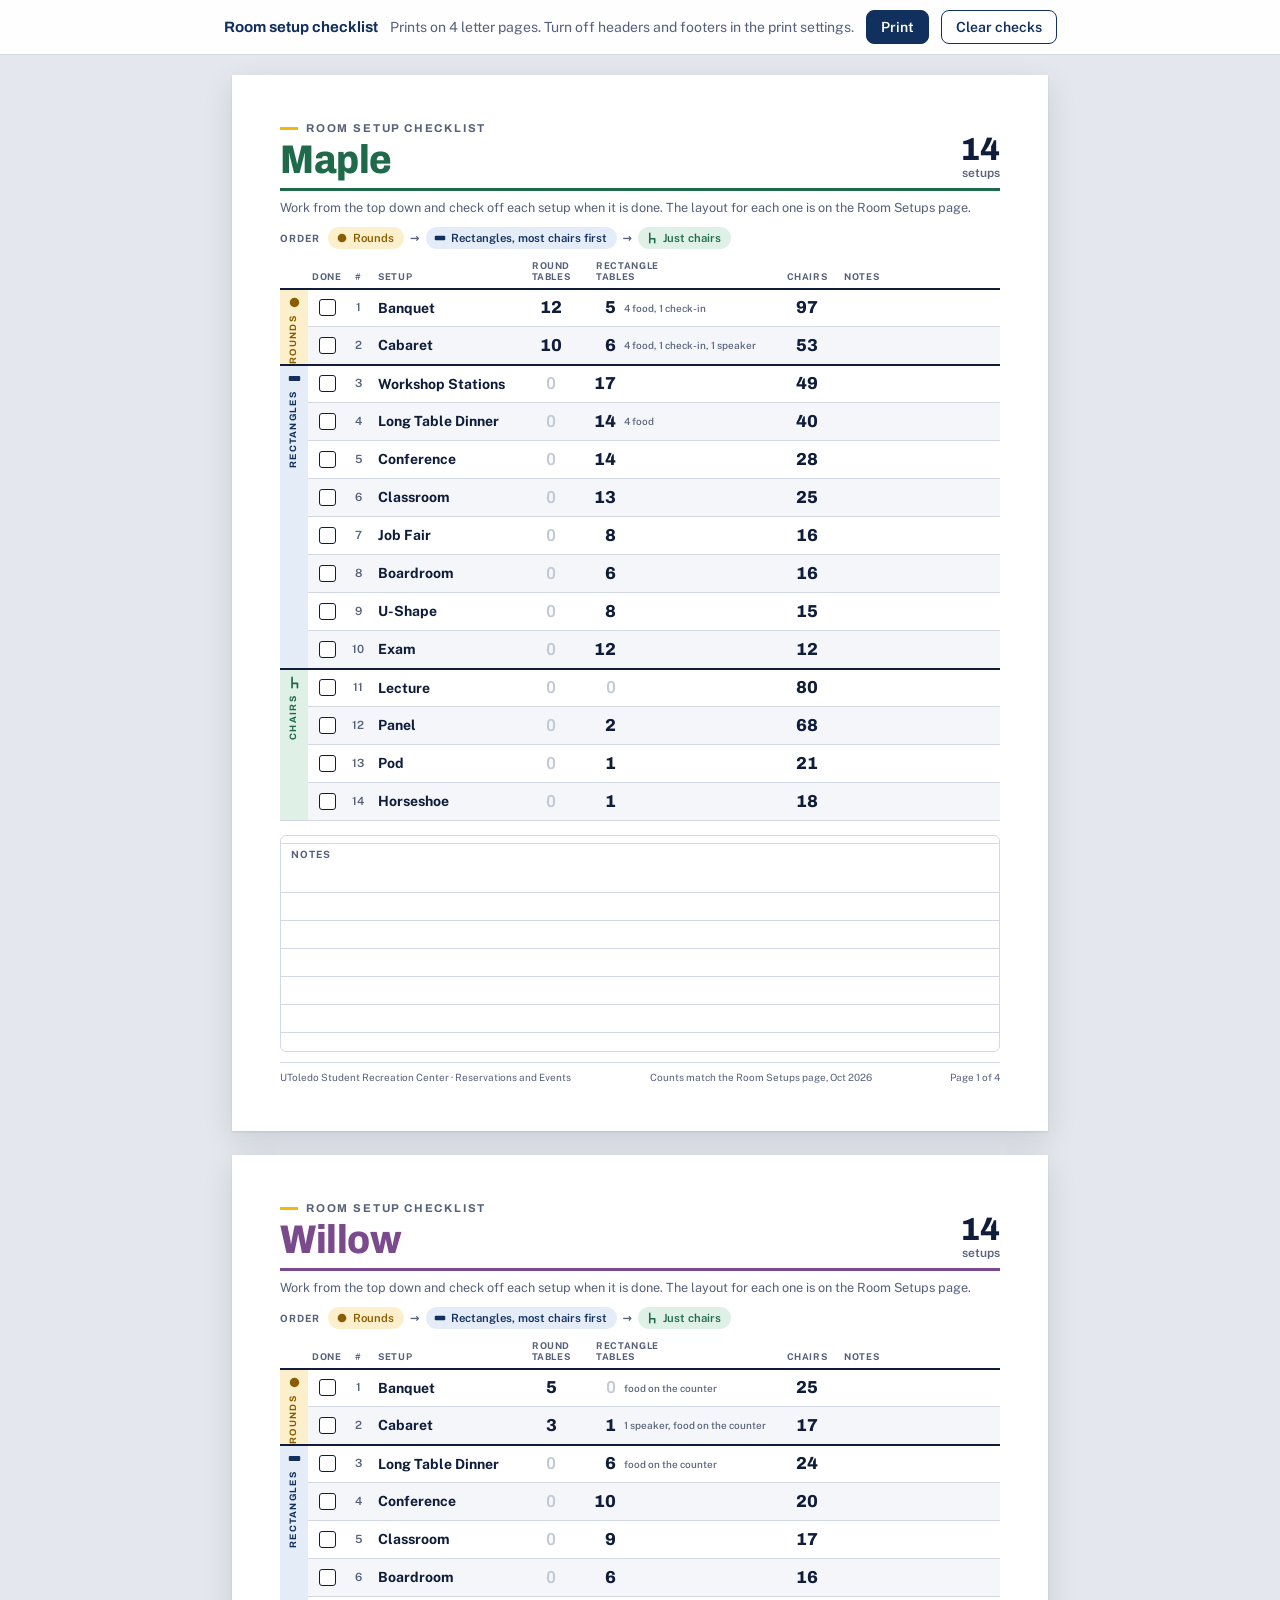
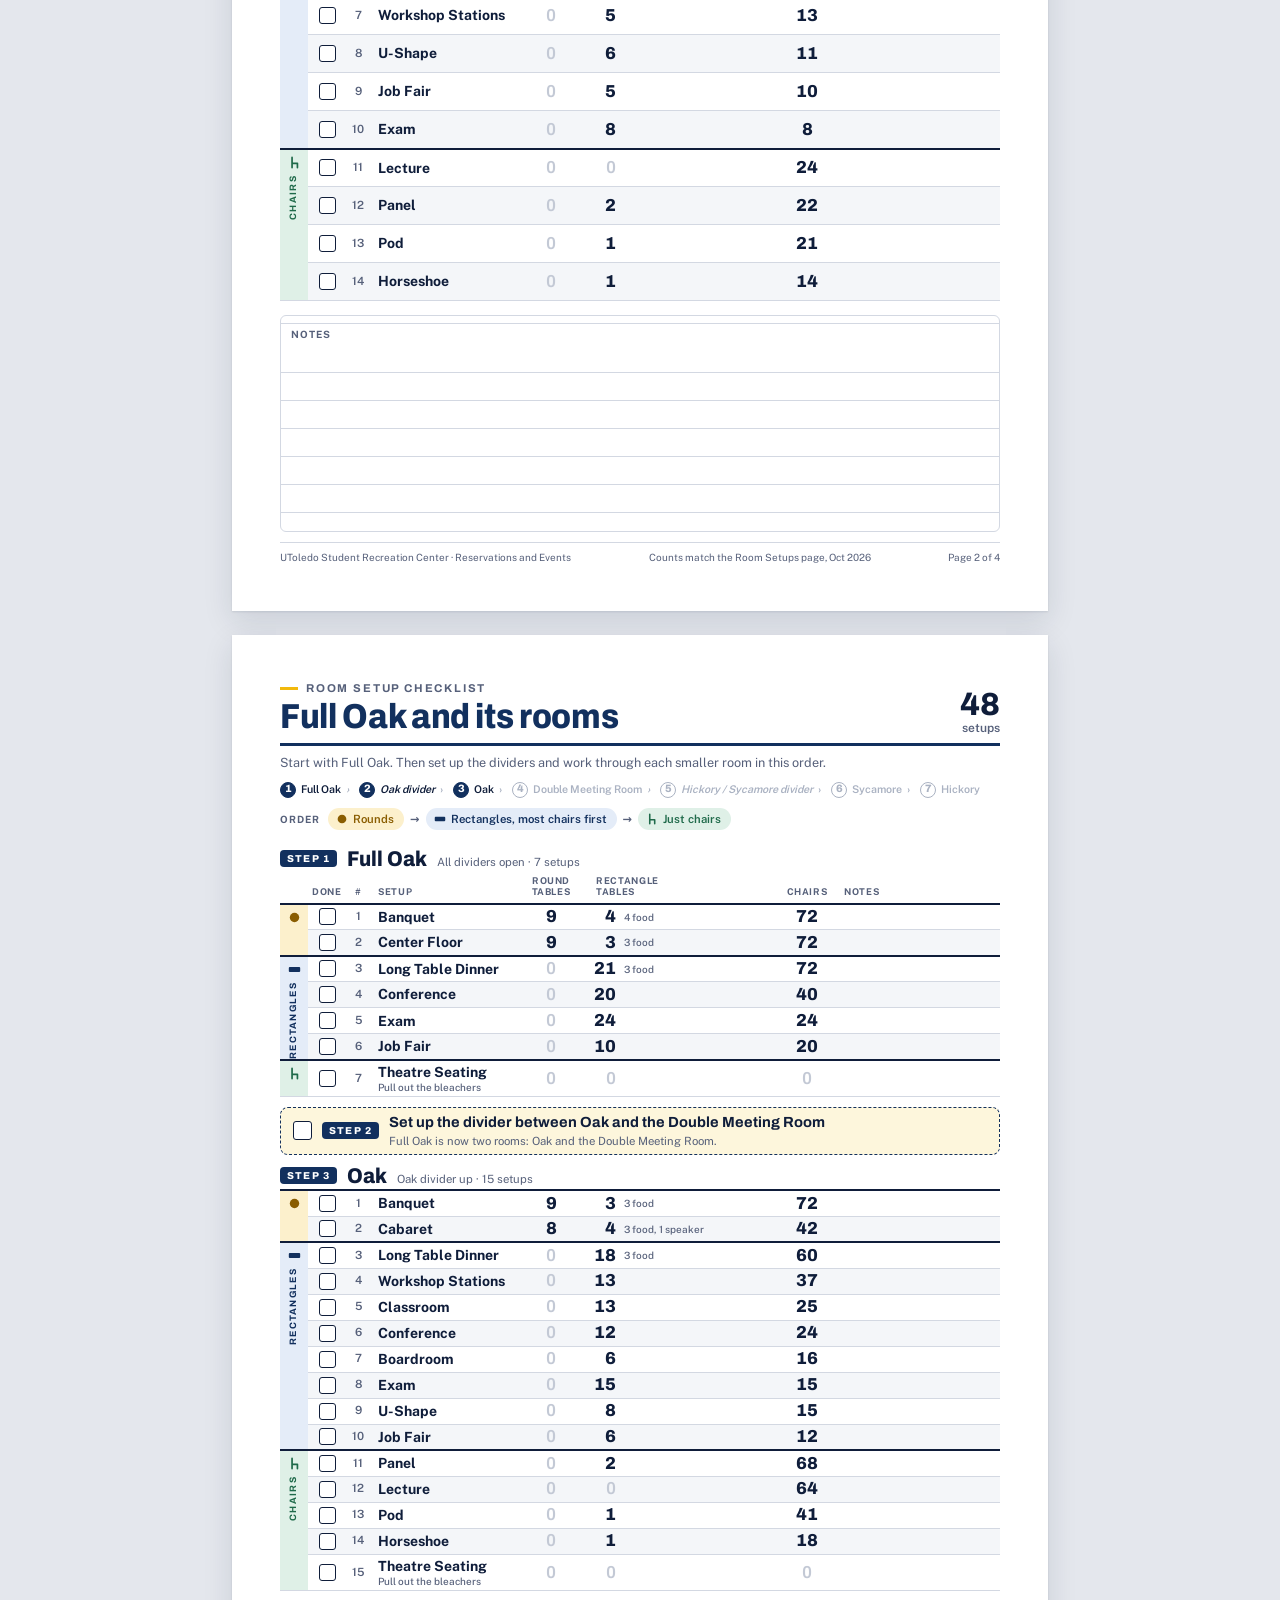
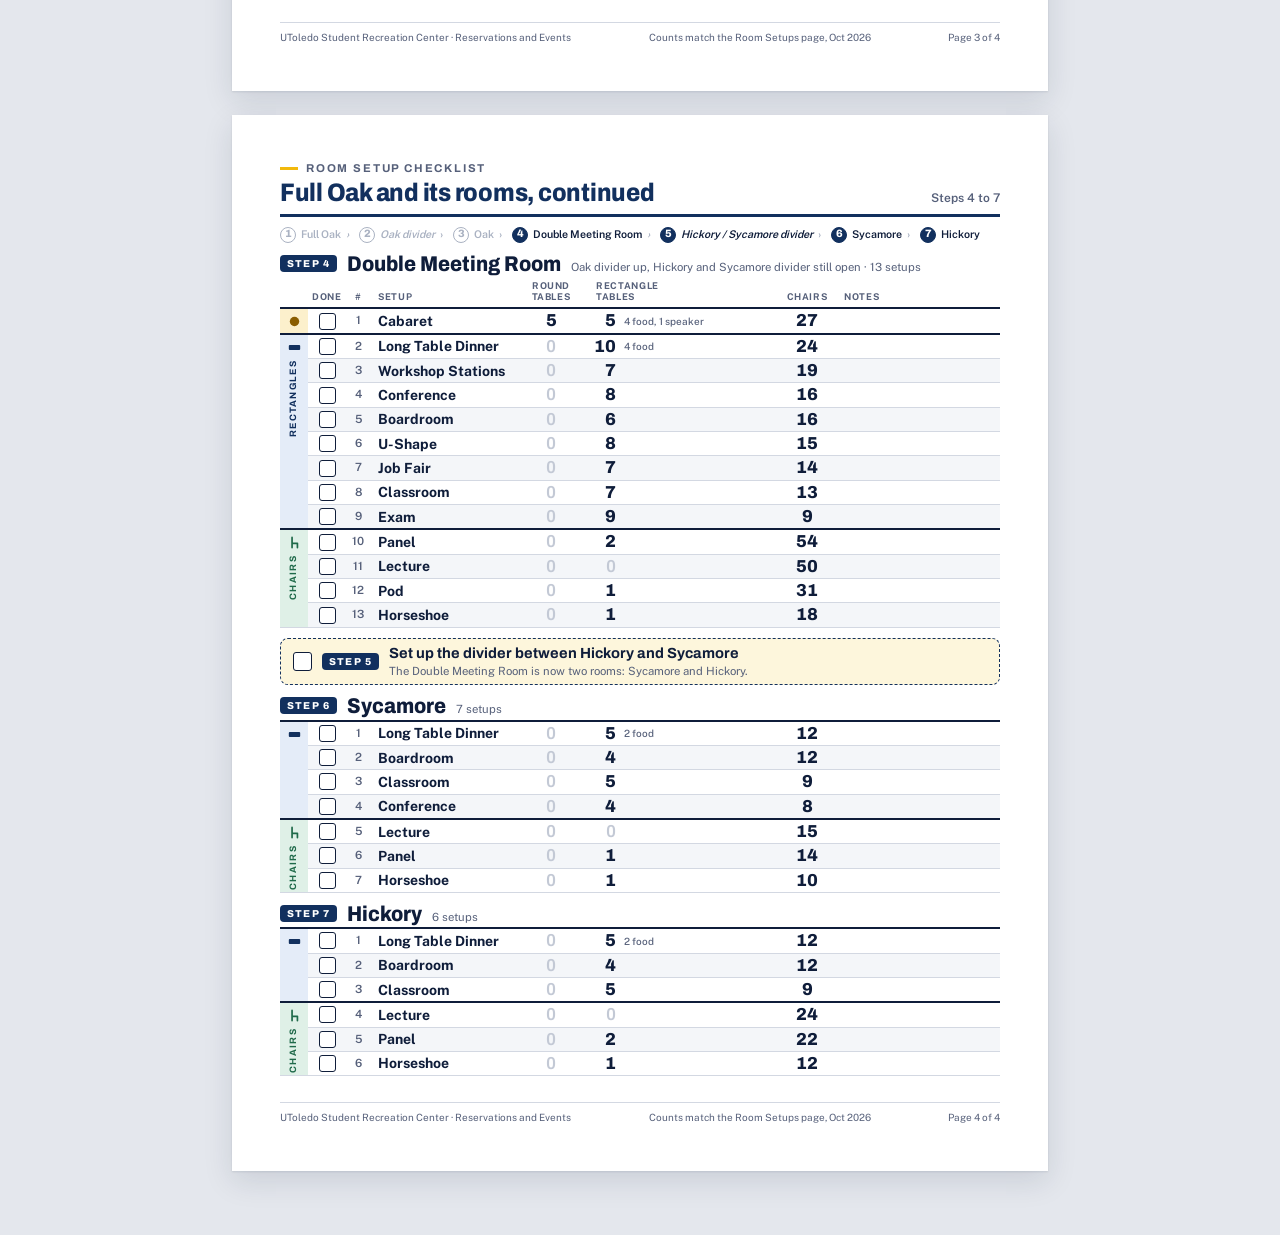
<file: checklist.html>
<!doctype html>
<html lang="en">
<head>
<meta charset="utf-8">
<meta name="viewport" content="width=device-width, initial-scale=1">
<meta name="color-scheme" content="light">
<title>Room Setup Checklist</title>
<style>
@font-face{font-family:'Archivo';font-style:normal;font-weight:100 900;font-stretch:62% 125%;font-display:block;src:url([data-uri]) format('woff2')}
@font-face{font-family:'Public Sans';font-style:normal;font-weight:100 900;font-display:block;src:url([data-uri]) format('woff2')}
:root{
  --ink:#0f1d3a; --muted:#56607a; --faint:#aab2c2; --line:#d3d8e2; --zebra:#f4f6f9;
  --navy:#12305e; --gold:#f2b90c; --gold-soft:#fdf6dc;
  --maple:#1f6a4a; --willow:#7a4a8c; --oak:#12305e;
  --round:#8a5d00; --round-bg:#fcf0cc;
  --rect:#12305e; --rect-bg:#e4ecf8;
  --chair:#1f6a4a; --chair-bg:#dff0e7;
  --display:"Archivo","Arial Narrow",Arial,sans-serif;
  --body:"Public Sans",system-ui,-apple-system,"Segoe UI",Arial,sans-serif;
}
*{box-sizing:border-box}
html{-webkit-text-size-adjust:100%}
html,body{margin:0;padding:0}
body{background:#e4e7ed;color:var(--ink);font-family:var(--body);-webkit-print-color-adjust:exact;print-color-adjust:exact}

/* screen toolbar */
.toolbar{position:sticky;top:0;z-index:5;display:flex;flex-wrap:wrap;align-items:center;justify-content:center;gap:8px 12px;padding:10px 16px;background:rgba(255,255,255,.95);border-bottom:1px solid var(--line);font-size:14px}
.tb-title{font:700 15px/1.2 var(--display);color:var(--navy)}
.tb-hint{color:var(--muted)}
.toolbar button{font:600 14px/1 var(--body);padding:9px 14px;border-radius:8px;border:1.5px solid var(--navy);background:var(--navy);color:#fff;cursor:pointer}
.toolbar button.ghost{background:#fff;color:var(--navy)}
.toolbar button:focus-visible{outline:3px solid var(--gold);outline-offset:2px}

main{padding:20px 0 40px}
.sheet{width:8.5in;height:11in;margin:0 auto 24px;background:#fff;box-shadow:0 1px 2px rgba(15,29,58,.1),0 10px 28px rgba(15,29,58,.12);padding:.5in;display:flex;flex-direction:column;overflow:hidden}

/* page header */
.head{display:flex;justify-content:space-between;align-items:flex-end;gap:16px;padding-bottom:8px;border-bottom:3px solid var(--room)}
.kicker{font:700 8.5pt/1 var(--display);letter-spacing:.16em;text-transform:uppercase;color:var(--muted)}
.kicker::before{content:"";display:inline-block;width:18px;height:3px;background:var(--gold);vertical-align:middle;margin:-2px 8px 0 0}
h1{font:800 30pt/1 var(--display);font-stretch:90%;margin:6px 0 0;color:var(--room);letter-spacing:-.01em}
.oak h1{font-size:26pt}
.oak .head.slim h1{font-size:19pt}
.oak .step{margin:10px 0 3px}
.oak .divider{margin-top:10px;padding:6px 12px}
.count{text-align:right;font:600 9pt/1.2 var(--body);color:var(--muted);white-space:nowrap}
.count b{display:block;font:800 24pt/1 var(--display);color:var(--ink)}
.intro{margin:8px 0 0;font-size:9.5pt;line-height:1.4;color:var(--muted)}

/* order key */
.key{display:flex;flex-wrap:wrap;align-items:center;gap:6px;margin:10px 0 8px;font-size:8.5pt}
.key .lbl{font:700 7.5pt/1 var(--body);text-transform:uppercase;letter-spacing:.1em;color:var(--muted);margin-right:2px}
.chip{display:inline-flex;align-items:center;gap:5px;padding:4px 10px 4px 8px;border-radius:999px;font-weight:600}
.chip .ic{width:12px;height:12px}
.k-round{background:var(--round-bg);color:var(--round)}
.k-rect{background:var(--rect-bg);color:var(--rect)}
.k-chairs{background:var(--chair-bg);color:var(--chair)}
.arr{color:var(--muted);font-weight:700}

/* step flow for the Oak rooms */
.flow{list-style:none;margin:10px 0 0;padding:0;display:flex;flex-wrap:wrap;gap:5px 0;font-size:8pt;line-height:1.2}
.flow li{display:inline-flex;align-items:center;gap:5px;color:var(--faint);font-weight:600}
.flow li + li::before{content:"\203A";margin:0 5px;color:var(--faint);font-weight:700}
.flow li b{display:inline-grid;place-items:center;width:16px;height:16px;border-radius:50%;border:1.5px solid currentColor;font:800 8pt/1 var(--display)}
.flow li.on{color:var(--ink)}
.flow li.on b{background:var(--navy);border-color:var(--navy);color:#fff}
.flow li.wall{font-style:italic}

/* step headings */
.step{display:flex;align-items:baseline;flex-wrap:wrap;gap:4px 10px;margin:12px 0 4px}
.sn{font:800 7.5pt/1 var(--display);letter-spacing:.12em;text-transform:uppercase;color:#fff;background:var(--navy);padding:4px 7px 3px;border-radius:4px;align-self:center;white-space:nowrap}
.step h2{font:800 16pt/1 var(--display);font-stretch:90%;margin:0;color:var(--ink)}
.step .sub{font-size:8.5pt;color:var(--muted)}

/* divider steps */
.divider{display:flex;align-items:center;gap:10px;margin:12px 0 0;padding:8px 12px;border:1.5px dashed var(--navy);border-radius:8px;background:var(--gold-soft)}
.divider .ic{width:20px;height:20px;color:var(--navy);flex:none}
.divider b{display:block;font:700 11pt/1.2 var(--display)}
.divider div span{display:block;font-size:8.5pt;color:var(--muted);margin-top:2px}

/* checklist table */
.list{width:100%;border-collapse:collapse;table-layout:fixed}
col.c-rail{width:28px} col.c-ck{width:38px} col.c-n{width:24px} col.c-name{width:150px}
col.c-r{width:62px} col.c-l{width:196px} col.c-ch{width:58px}
.list th{font:700 7pt/1.15 var(--body);text-transform:uppercase;letter-spacing:.07em;color:var(--muted);text-align:center;padding:4px 3px 5px;vertical-align:bottom;border-bottom:2px solid var(--ink)}
.list th.l{text-align:left;padding-left:8px}
.list th.lv{text-align:left;padding-left:14px}
.list td{height:var(--rh);padding:3px 4px;border-bottom:1px solid var(--line);vertical-align:middle}
.list tbody tr:nth-child(even) td:not(.rail){background:var(--zebra)}
.list tbody + tbody tr:first-child td{border-top:2px solid var(--ink)}
.list > colgroup + tbody tr:first-child td{border-top:2px solid var(--ink)}
td.rail{padding:6px 0 0;text-align:center;vertical-align:top}
.g-round td.rail{background:var(--round-bg);color:var(--round)}
.g-rect td.rail{background:var(--rect-bg);color:var(--rect)}
.g-chairs td.rail{background:var(--chair-bg);color:var(--chair)}
td.rail .ic{width:13px;height:13px;display:block;margin:0 auto}
td.rail .rl{display:block;writing-mode:vertical-rl;transform:rotate(180deg);margin:6px auto 0;font:700 7pt/1 var(--display);letter-spacing:.14em;text-transform:uppercase}
td.ck{text-align:center;line-height:0}
td.ck .box{display:block;margin:0 auto}
td.n{text-align:center;font:600 8.5pt/1 var(--body);color:var(--muted)}
td.nm{font:700 10.5pt/1.15 var(--body);padding-left:8px}
td.nm small{display:block;font:500 7.5pt/1.25 var(--body);color:var(--muted);margin-top:1px}
td.v{text-align:center;font:800 13pt/1 var(--display);font-variant-numeric:tabular-nums}
td.v.zero .big{color:#c3c9d5;font-weight:600}
td.lv{text-align:left;padding-left:8px}
.lvw{display:flex;align-items:center;gap:8px}
.lvw .big{flex:none;width:26px;text-align:right}
.lvw small{font:500 7.5pt/1.2 var(--body);color:var(--muted)}

/* checkboxes */
.box{display:inline-block;position:relative;width:17px;height:17px;vertical-align:middle;cursor:pointer;flex:none}
.box input{position:absolute;inset:0;width:100%;height:100%;opacity:0;margin:0;cursor:pointer}
.box span{position:absolute;inset:0;border:1.7px solid var(--ink);border-radius:3px;background:#fff;pointer-events:none}
.box input:checked + span{background:var(--navy);border-color:var(--navy)}
.box input:checked + span::after{content:"";position:absolute;left:4.4px;top:1px;width:4px;height:8.5px;border:solid #fff;border-width:0 2.2px 2.2px 0;transform:rotate(45deg)}
.box input:focus-visible + span{outline:3px solid var(--gold);outline-offset:2px}
.divider .box{width:19px;height:19px}
.divider .box input:checked + span::after{left:5.2px;top:1.6px}
tr:has(input:checked) td.nm{text-decoration:line-through;text-decoration-thickness:1.5px;color:var(--muted)}

/* lined notes area on the one-room pages */
.notebox{flex:1;min-height:0;margin:14px 0 10px;padding:7px 10px;border:1px solid var(--line);border-radius:6px;
  background-image:repeating-linear-gradient(to bottom,transparent 0,transparent 27px,var(--line) 27px,var(--line) 28px);background-position:0 30px;background-repeat:repeat-y;background-origin:border-box}
.notebox span{font:700 7.5pt/1 var(--body);text-transform:uppercase;letter-spacing:.1em;color:var(--muted);background:#fff;padding-right:6px}

/* footer */
.foot{display:flex;justify-content:space-between;gap:12px;margin-top:auto;padding-top:8px;border-top:1px solid var(--line);font-size:7.5pt;color:var(--muted)}
.notebox + .foot{margin-top:0}

@page{size:letter;margin:.5in}
@media print{
  body{background:#fff}
  .toolbar{display:none}
  main{padding:0}
  .sheet{width:auto;height:10in;margin:0;padding:0;box-shadow:none;zoom:1 !important;break-after:page;page-break-after:always}
  .sheet:last-child{break-after:auto;page-break-after:auto}
}

</style>
</head>
<body>
<div class="toolbar">
  <span class="tb-title">Room setup checklist</span>
  <span class="tb-hint">Prints on 4 letter pages. Turn off headers and footers in the print settings.</span>
  <button type="button" id="print">Print</button>
  <button type="button" id="clear" class="ghost">Clear checks</button>
</div>
<main>
<section class="sheet" style="--room:var(--maple);--rh:38px"><header class="head"><div><div class="kicker">Room setup checklist</div><h1>Maple</h1></div><div class="count"><b>14</b>setups</div></header><p class="intro">Work from the top down and check off each setup when it is done. The layout for each one is on the Room Setups page.</p><div class="key"><span class="lbl">Order</span><span class="chip k-round"><svg class="ic" viewBox="0 0 16 16" aria-hidden="true"><circle cx="8" cy="8" r="5.8" fill="currentColor"/></svg>Rounds</span><span class="arr">&rarr;</span><span class="chip k-rect"><svg class="ic" viewBox="0 0 16 16" aria-hidden="true"><rect x="1" y="5" width="14" height="6" rx="1.2" fill="currentColor"/></svg>Rectangles, most chairs first</span><span class="arr">&rarr;</span><span class="chip k-chairs"><svg class="ic" viewBox="0 0 16 16" aria-hidden="true"><path d="M5 1.8V14.2M5 9H11.6V14.2" fill="none" stroke="currentColor" stroke-width="2.1" stroke-linecap="round" stroke-linejoin="round"/></svg>Just chairs</span></div><table class="list"><colgroup><col class="c-rail"><col class="c-ck"><col class="c-n"><col class="c-name"><col class="c-r"><col class="c-l"><col class="c-ch"><col class="c-notes"></colgroup><thead><tr><th class="c-rail"></th><th>Done</th><th>#</th><th class="l">Setup</th><th>Round<br>tables</th><th class="lv">Rectangle<br>tables</th><th>Chairs</th><th class="l">Notes</th></tr></thead><tbody class="g-round"><tr><td class="rail" rowspan="2" title="Rounds"><svg class="ic" viewBox="0 0 16 16" aria-hidden="true"><circle cx="8" cy="8" r="5.8" fill="currentColor"/></svg><span class="rl">Rounds</span></td><td class="ck"><label class="box"><input type="checkbox" aria-label="Maple Banquet"><span></span></label></td><td class="n">1</td><td class="nm">Banquet</td><td class="v"><span class="big">12</span></td><td class="v lv"><div class="lvw"><span class="big">5</span><small>4 food, 1 check-in</small></div></td><td class="v"><span class="big">97</span></td><td class="notes"></td></tr><tr><td class="ck"><label class="box"><input type="checkbox" aria-label="Maple Cabaret"><span></span></label></td><td class="n">2</td><td class="nm">Cabaret</td><td class="v"><span class="big">10</span></td><td class="v lv"><div class="lvw"><span class="big">6</span><small>4 food, 1 check-in, 1 speaker</small></div></td><td class="v"><span class="big">53</span></td><td class="notes"></td></tr></tbody><tbody class="g-rect"><tr><td class="rail" rowspan="8" title="Rectangles"><svg class="ic" viewBox="0 0 16 16" aria-hidden="true"><rect x="1" y="5" width="14" height="6" rx="1.2" fill="currentColor"/></svg><span class="rl">Rectangles</span></td><td class="ck"><label class="box"><input type="checkbox" aria-label="Maple Workshop Stations"><span></span></label></td><td class="n">3</td><td class="nm">Workshop Stations</td><td class="v zero"><span class="big">0</span></td><td class="v lv"><div class="lvw"><span class="big">17</span></div></td><td class="v"><span class="big">49</span></td><td class="notes"></td></tr><tr><td class="ck"><label class="box"><input type="checkbox" aria-label="Maple Long Table Dinner"><span></span></label></td><td class="n">4</td><td class="nm">Long Table Dinner</td><td class="v zero"><span class="big">0</span></td><td class="v lv"><div class="lvw"><span class="big">14</span><small>4 food</small></div></td><td class="v"><span class="big">40</span></td><td class="notes"></td></tr><tr><td class="ck"><label class="box"><input type="checkbox" aria-label="Maple Conference"><span></span></label></td><td class="n">5</td><td class="nm">Conference</td><td class="v zero"><span class="big">0</span></td><td class="v lv"><div class="lvw"><span class="big">14</span></div></td><td class="v"><span class="big">28</span></td><td class="notes"></td></tr><tr><td class="ck"><label class="box"><input type="checkbox" aria-label="Maple Classroom"><span></span></label></td><td class="n">6</td><td class="nm">Classroom</td><td class="v zero"><span class="big">0</span></td><td class="v lv"><div class="lvw"><span class="big">13</span></div></td><td class="v"><span class="big">25</span></td><td class="notes"></td></tr><tr><td class="ck"><label class="box"><input type="checkbox" aria-label="Maple Job Fair"><span></span></label></td><td class="n">7</td><td class="nm">Job Fair</td><td class="v zero"><span class="big">0</span></td><td class="v lv"><div class="lvw"><span class="big">8</span></div></td><td class="v"><span class="big">16</span></td><td class="notes"></td></tr><tr><td class="ck"><label class="box"><input type="checkbox" aria-label="Maple Boardroom"><span></span></label></td><td class="n">8</td><td class="nm">Boardroom</td><td class="v zero"><span class="big">0</span></td><td class="v lv"><div class="lvw"><span class="big">6</span></div></td><td class="v"><span class="big">16</span></td><td class="notes"></td></tr><tr><td class="ck"><label class="box"><input type="checkbox" aria-label="Maple U-Shape"><span></span></label></td><td class="n">9</td><td class="nm">U-Shape</td><td class="v zero"><span class="big">0</span></td><td class="v lv"><div class="lvw"><span class="big">8</span></div></td><td class="v"><span class="big">15</span></td><td class="notes"></td></tr><tr><td class="ck"><label class="box"><input type="checkbox" aria-label="Maple Exam"><span></span></label></td><td class="n">10</td><td class="nm">Exam</td><td class="v zero"><span class="big">0</span></td><td class="v lv"><div class="lvw"><span class="big">12</span></div></td><td class="v"><span class="big">12</span></td><td class="notes"></td></tr></tbody><tbody class="g-chairs"><tr><td class="rail" rowspan="4" title="Chairs"><svg class="ic" viewBox="0 0 16 16" aria-hidden="true"><path d="M5 1.8V14.2M5 9H11.6V14.2" fill="none" stroke="currentColor" stroke-width="2.1" stroke-linecap="round" stroke-linejoin="round"/></svg><span class="rl">Chairs</span></td><td class="ck"><label class="box"><input type="checkbox" aria-label="Maple Lecture"><span></span></label></td><td class="n">11</td><td class="nm">Lecture</td><td class="v zero"><span class="big">0</span></td><td class="v lv zero"><div class="lvw"><span class="big">0</span></div></td><td class="v"><span class="big">80</span></td><td class="notes"></td></tr><tr><td class="ck"><label class="box"><input type="checkbox" aria-label="Maple Panel"><span></span></label></td><td class="n">12</td><td class="nm">Panel</td><td class="v zero"><span class="big">0</span></td><td class="v lv"><div class="lvw"><span class="big">2</span></div></td><td class="v"><span class="big">68</span></td><td class="notes"></td></tr><tr><td class="ck"><label class="box"><input type="checkbox" aria-label="Maple Pod"><span></span></label></td><td class="n">13</td><td class="nm">Pod</td><td class="v zero"><span class="big">0</span></td><td class="v lv"><div class="lvw"><span class="big">1</span></div></td><td class="v"><span class="big">21</span></td><td class="notes"></td></tr><tr><td class="ck"><label class="box"><input type="checkbox" aria-label="Maple Horseshoe"><span></span></label></td><td class="n">14</td><td class="nm">Horseshoe</td><td class="v zero"><span class="big">0</span></td><td class="v lv"><div class="lvw"><span class="big">1</span></div></td><td class="v"><span class="big">18</span></td><td class="notes"></td></tr></tbody></table><div class="notebox"><span>Notes</span></div><footer class="foot"><span>UToledo Student Recreation Center &middot; Reservations and Events</span><span>Counts match the Room Setups page, Oct 2026</span><span>Page 1 of 4</span></footer></section><section class="sheet" style="--room:var(--willow);--rh:38px"><header class="head"><div><div class="kicker">Room setup checklist</div><h1>Willow</h1></div><div class="count"><b>14</b>setups</div></header><p class="intro">Work from the top down and check off each setup when it is done. The layout for each one is on the Room Setups page.</p><div class="key"><span class="lbl">Order</span><span class="chip k-round"><svg class="ic" viewBox="0 0 16 16" aria-hidden="true"><circle cx="8" cy="8" r="5.8" fill="currentColor"/></svg>Rounds</span><span class="arr">&rarr;</span><span class="chip k-rect"><svg class="ic" viewBox="0 0 16 16" aria-hidden="true"><rect x="1" y="5" width="14" height="6" rx="1.2" fill="currentColor"/></svg>Rectangles, most chairs first</span><span class="arr">&rarr;</span><span class="chip k-chairs"><svg class="ic" viewBox="0 0 16 16" aria-hidden="true"><path d="M5 1.8V14.2M5 9H11.6V14.2" fill="none" stroke="currentColor" stroke-width="2.1" stroke-linecap="round" stroke-linejoin="round"/></svg>Just chairs</span></div><table class="list"><colgroup><col class="c-rail"><col class="c-ck"><col class="c-n"><col class="c-name"><col class="c-r"><col class="c-l"><col class="c-ch"><col class="c-notes"></colgroup><thead><tr><th class="c-rail"></th><th>Done</th><th>#</th><th class="l">Setup</th><th>Round<br>tables</th><th class="lv">Rectangle<br>tables</th><th>Chairs</th><th class="l">Notes</th></tr></thead><tbody class="g-round"><tr><td class="rail" rowspan="2" title="Rounds"><svg class="ic" viewBox="0 0 16 16" aria-hidden="true"><circle cx="8" cy="8" r="5.8" fill="currentColor"/></svg><span class="rl">Rounds</span></td><td class="ck"><label class="box"><input type="checkbox" aria-label="Willow Banquet"><span></span></label></td><td class="n">1</td><td class="nm">Banquet</td><td class="v"><span class="big">5</span></td><td class="v lv zero"><div class="lvw"><span class="big">0</span><small>food on the counter</small></div></td><td class="v"><span class="big">25</span></td><td class="notes"></td></tr><tr><td class="ck"><label class="box"><input type="checkbox" aria-label="Willow Cabaret"><span></span></label></td><td class="n">2</td><td class="nm">Cabaret</td><td class="v"><span class="big">3</span></td><td class="v lv"><div class="lvw"><span class="big">1</span><small>1 speaker, food on the counter</small></div></td><td class="v"><span class="big">17</span></td><td class="notes"></td></tr></tbody><tbody class="g-rect"><tr><td class="rail" rowspan="8" title="Rectangles"><svg class="ic" viewBox="0 0 16 16" aria-hidden="true"><rect x="1" y="5" width="14" height="6" rx="1.2" fill="currentColor"/></svg><span class="rl">Rectangles</span></td><td class="ck"><label class="box"><input type="checkbox" aria-label="Willow Long Table Dinner"><span></span></label></td><td class="n">3</td><td class="nm">Long Table Dinner</td><td class="v zero"><span class="big">0</span></td><td class="v lv"><div class="lvw"><span class="big">6</span><small>food on the counter</small></div></td><td class="v"><span class="big">24</span></td><td class="notes"></td></tr><tr><td class="ck"><label class="box"><input type="checkbox" aria-label="Willow Conference"><span></span></label></td><td class="n">4</td><td class="nm">Conference</td><td class="v zero"><span class="big">0</span></td><td class="v lv"><div class="lvw"><span class="big">10</span></div></td><td class="v"><span class="big">20</span></td><td class="notes"></td></tr><tr><td class="ck"><label class="box"><input type="checkbox" aria-label="Willow Classroom"><span></span></label></td><td class="n">5</td><td class="nm">Classroom</td><td class="v zero"><span class="big">0</span></td><td class="v lv"><div class="lvw"><span class="big">9</span></div></td><td class="v"><span class="big">17</span></td><td class="notes"></td></tr><tr><td class="ck"><label class="box"><input type="checkbox" aria-label="Willow Boardroom"><span></span></label></td><td class="n">6</td><td class="nm">Boardroom</td><td class="v zero"><span class="big">0</span></td><td class="v lv"><div class="lvw"><span class="big">6</span></div></td><td class="v"><span class="big">16</span></td><td class="notes"></td></tr><tr><td class="ck"><label class="box"><input type="checkbox" aria-label="Willow Workshop Stations"><span></span></label></td><td class="n">7</td><td class="nm">Workshop Stations</td><td class="v zero"><span class="big">0</span></td><td class="v lv"><div class="lvw"><span class="big">5</span></div></td><td class="v"><span class="big">13</span></td><td class="notes"></td></tr><tr><td class="ck"><label class="box"><input type="checkbox" aria-label="Willow U-Shape"><span></span></label></td><td class="n">8</td><td class="nm">U-Shape</td><td class="v zero"><span class="big">0</span></td><td class="v lv"><div class="lvw"><span class="big">6</span></div></td><td class="v"><span class="big">11</span></td><td class="notes"></td></tr><tr><td class="ck"><label class="box"><input type="checkbox" aria-label="Willow Job Fair"><span></span></label></td><td class="n">9</td><td class="nm">Job Fair</td><td class="v zero"><span class="big">0</span></td><td class="v lv"><div class="lvw"><span class="big">5</span></div></td><td class="v"><span class="big">10</span></td><td class="notes"></td></tr><tr><td class="ck"><label class="box"><input type="checkbox" aria-label="Willow Exam"><span></span></label></td><td class="n">10</td><td class="nm">Exam</td><td class="v zero"><span class="big">0</span></td><td class="v lv"><div class="lvw"><span class="big">8</span></div></td><td class="v"><span class="big">8</span></td><td class="notes"></td></tr></tbody><tbody class="g-chairs"><tr><td class="rail" rowspan="4" title="Chairs"><svg class="ic" viewBox="0 0 16 16" aria-hidden="true"><path d="M5 1.8V14.2M5 9H11.6V14.2" fill="none" stroke="currentColor" stroke-width="2.1" stroke-linecap="round" stroke-linejoin="round"/></svg><span class="rl">Chairs</span></td><td class="ck"><label class="box"><input type="checkbox" aria-label="Willow Lecture"><span></span></label></td><td class="n">11</td><td class="nm">Lecture</td><td class="v zero"><span class="big">0</span></td><td class="v lv zero"><div class="lvw"><span class="big">0</span></div></td><td class="v"><span class="big">24</span></td><td class="notes"></td></tr><tr><td class="ck"><label class="box"><input type="checkbox" aria-label="Willow Panel"><span></span></label></td><td class="n">12</td><td class="nm">Panel</td><td class="v zero"><span class="big">0</span></td><td class="v lv"><div class="lvw"><span class="big">2</span></div></td><td class="v"><span class="big">22</span></td><td class="notes"></td></tr><tr><td class="ck"><label class="box"><input type="checkbox" aria-label="Willow Pod"><span></span></label></td><td class="n">13</td><td class="nm">Pod</td><td class="v zero"><span class="big">0</span></td><td class="v lv"><div class="lvw"><span class="big">1</span></div></td><td class="v"><span class="big">21</span></td><td class="notes"></td></tr><tr><td class="ck"><label class="box"><input type="checkbox" aria-label="Willow Horseshoe"><span></span></label></td><td class="n">14</td><td class="nm">Horseshoe</td><td class="v zero"><span class="big">0</span></td><td class="v lv"><div class="lvw"><span class="big">1</span></div></td><td class="v"><span class="big">14</span></td><td class="notes"></td></tr></tbody></table><div class="notebox"><span>Notes</span></div><footer class="foot"><span>UToledo Student Recreation Center &middot; Reservations and Events</span><span>Counts match the Room Setups page, Oct 2026</span><span>Page 2 of 4</span></footer></section><section class="sheet oak" style="--room:var(--oak);--rh:26px"><header class="head"><div><div class="kicker">Room setup checklist</div><h1>Full Oak and its rooms</h1></div><div class="count"><b>48</b>setups</div></header><p class="intro">Start with Full Oak. Then set up the dividers and work through each smaller room in this order.</p><ol class="flow"><li class="on"><b>1</b>Full Oak</li><li class="wall on"><b>2</b>Oak divider</li><li class="on"><b>3</b>Oak</li><li class=""><b>4</b>Double Meeting Room</li><li class="wall"><b>5</b>Hickory / Sycamore divider</li><li class=""><b>6</b>Sycamore</li><li class=""><b>7</b>Hickory</li></ol><div class="key"><span class="lbl">Order</span><span class="chip k-round"><svg class="ic" viewBox="0 0 16 16" aria-hidden="true"><circle cx="8" cy="8" r="5.8" fill="currentColor"/></svg>Rounds</span><span class="arr">&rarr;</span><span class="chip k-rect"><svg class="ic" viewBox="0 0 16 16" aria-hidden="true"><rect x="1" y="5" width="14" height="6" rx="1.2" fill="currentColor"/></svg>Rectangles, most chairs first</span><span class="arr">&rarr;</span><span class="chip k-chairs"><svg class="ic" viewBox="0 0 16 16" aria-hidden="true"><path d="M5 1.8V14.2M5 9H11.6V14.2" fill="none" stroke="currentColor" stroke-width="2.1" stroke-linecap="round" stroke-linejoin="round"/></svg>Just chairs</span></div><div class="step"><span class="sn">Step 1</span><h2>Full Oak</h2><span class="sub">All dividers open · 7 setups</span></div><table class="list"><colgroup><col class="c-rail"><col class="c-ck"><col class="c-n"><col class="c-name"><col class="c-r"><col class="c-l"><col class="c-ch"><col class="c-notes"></colgroup><thead><tr><th class="c-rail"></th><th>Done</th><th>#</th><th class="l">Setup</th><th>Round<br>tables</th><th class="lv">Rectangle<br>tables</th><th>Chairs</th><th class="l">Notes</th></tr></thead><tbody class="g-round"><tr><td class="rail" rowspan="2" title="Rounds"><svg class="ic" viewBox="0 0 16 16" aria-hidden="true"><circle cx="8" cy="8" r="5.8" fill="currentColor"/></svg></td><td class="ck"><label class="box"><input type="checkbox" aria-label="Full Oak Banquet"><span></span></label></td><td class="n">1</td><td class="nm">Banquet</td><td class="v"><span class="big">9</span></td><td class="v lv"><div class="lvw"><span class="big">4</span><small>4 food</small></div></td><td class="v"><span class="big">72</span></td><td class="notes"></td></tr><tr><td class="ck"><label class="box"><input type="checkbox" aria-label="Full Oak Center Floor"><span></span></label></td><td class="n">2</td><td class="nm">Center Floor</td><td class="v"><span class="big">9</span></td><td class="v lv"><div class="lvw"><span class="big">3</span><small>3 food</small></div></td><td class="v"><span class="big">72</span></td><td class="notes"></td></tr></tbody><tbody class="g-rect"><tr><td class="rail" rowspan="4" title="Rectangles"><svg class="ic" viewBox="0 0 16 16" aria-hidden="true"><rect x="1" y="5" width="14" height="6" rx="1.2" fill="currentColor"/></svg><span class="rl">Rectangles</span></td><td class="ck"><label class="box"><input type="checkbox" aria-label="Full Oak Long Table Dinner"><span></span></label></td><td class="n">3</td><td class="nm">Long Table Dinner</td><td class="v zero"><span class="big">0</span></td><td class="v lv"><div class="lvw"><span class="big">21</span><small>3 food</small></div></td><td class="v"><span class="big">72</span></td><td class="notes"></td></tr><tr><td class="ck"><label class="box"><input type="checkbox" aria-label="Full Oak Conference"><span></span></label></td><td class="n">4</td><td class="nm">Conference</td><td class="v zero"><span class="big">0</span></td><td class="v lv"><div class="lvw"><span class="big">20</span></div></td><td class="v"><span class="big">40</span></td><td class="notes"></td></tr><tr><td class="ck"><label class="box"><input type="checkbox" aria-label="Full Oak Exam"><span></span></label></td><td class="n">5</td><td class="nm">Exam</td><td class="v zero"><span class="big">0</span></td><td class="v lv"><div class="lvw"><span class="big">24</span></div></td><td class="v"><span class="big">24</span></td><td class="notes"></td></tr><tr><td class="ck"><label class="box"><input type="checkbox" aria-label="Full Oak Job Fair"><span></span></label></td><td class="n">6</td><td class="nm">Job Fair</td><td class="v zero"><span class="big">0</span></td><td class="v lv"><div class="lvw"><span class="big">10</span></div></td><td class="v"><span class="big">20</span></td><td class="notes"></td></tr></tbody><tbody class="g-chairs"><tr><td class="rail" rowspan="1" title="Chairs"><svg class="ic" viewBox="0 0 16 16" aria-hidden="true"><path d="M5 1.8V14.2M5 9H11.6V14.2" fill="none" stroke="currentColor" stroke-width="2.1" stroke-linecap="round" stroke-linejoin="round"/></svg></td><td class="ck"><label class="box"><input type="checkbox" aria-label="Full Oak Theatre Seating"><span></span></label></td><td class="n">7</td><td class="nm">Theatre Seating<small>Pull out the bleachers</small></td><td class="v zero"><span class="big">0</span></td><td class="v lv zero"><div class="lvw"><span class="big">0</span></div></td><td class="v zero"><span class="big">0</span></td><td class="notes"></td></tr></tbody></table><div class="divider"><label class="box"><input type="checkbox" aria-label="Step 2"><span></span></label><span class="sn">Step 2</span><div><b>Set up the divider between Oak and the Double Meeting Room</b><span>Full Oak is now two rooms: Oak and the Double Meeting Room.</span></div></div><div class="step"><span class="sn">Step 3</span><h2>Oak</h2><span class="sub">Oak divider up · 15 setups</span></div><table class="list"><colgroup><col class="c-rail"><col class="c-ck"><col class="c-n"><col class="c-name"><col class="c-r"><col class="c-l"><col class="c-ch"><col class="c-notes"></colgroup><tbody class="g-round"><tr><td class="rail" rowspan="2" title="Rounds"><svg class="ic" viewBox="0 0 16 16" aria-hidden="true"><circle cx="8" cy="8" r="5.8" fill="currentColor"/></svg></td><td class="ck"><label class="box"><input type="checkbox" aria-label="Oak Banquet"><span></span></label></td><td class="n">1</td><td class="nm">Banquet</td><td class="v"><span class="big">9</span></td><td class="v lv"><div class="lvw"><span class="big">3</span><small>3 food</small></div></td><td class="v"><span class="big">72</span></td><td class="notes"></td></tr><tr><td class="ck"><label class="box"><input type="checkbox" aria-label="Oak Cabaret"><span></span></label></td><td class="n">2</td><td class="nm">Cabaret</td><td class="v"><span class="big">8</span></td><td class="v lv"><div class="lvw"><span class="big">4</span><small>3 food, 1 speaker</small></div></td><td class="v"><span class="big">42</span></td><td class="notes"></td></tr></tbody><tbody class="g-rect"><tr><td class="rail" rowspan="8" title="Rectangles"><svg class="ic" viewBox="0 0 16 16" aria-hidden="true"><rect x="1" y="5" width="14" height="6" rx="1.2" fill="currentColor"/></svg><span class="rl">Rectangles</span></td><td class="ck"><label class="box"><input type="checkbox" aria-label="Oak Long Table Dinner"><span></span></label></td><td class="n">3</td><td class="nm">Long Table Dinner</td><td class="v zero"><span class="big">0</span></td><td class="v lv"><div class="lvw"><span class="big">18</span><small>3 food</small></div></td><td class="v"><span class="big">60</span></td><td class="notes"></td></tr><tr><td class="ck"><label class="box"><input type="checkbox" aria-label="Oak Workshop Stations"><span></span></label></td><td class="n">4</td><td class="nm">Workshop Stations</td><td class="v zero"><span class="big">0</span></td><td class="v lv"><div class="lvw"><span class="big">13</span></div></td><td class="v"><span class="big">37</span></td><td class="notes"></td></tr><tr><td class="ck"><label class="box"><input type="checkbox" aria-label="Oak Classroom"><span></span></label></td><td class="n">5</td><td class="nm">Classroom</td><td class="v zero"><span class="big">0</span></td><td class="v lv"><div class="lvw"><span class="big">13</span></div></td><td class="v"><span class="big">25</span></td><td class="notes"></td></tr><tr><td class="ck"><label class="box"><input type="checkbox" aria-label="Oak Conference"><span></span></label></td><td class="n">6</td><td class="nm">Conference</td><td class="v zero"><span class="big">0</span></td><td class="v lv"><div class="lvw"><span class="big">12</span></div></td><td class="v"><span class="big">24</span></td><td class="notes"></td></tr><tr><td class="ck"><label class="box"><input type="checkbox" aria-label="Oak Boardroom"><span></span></label></td><td class="n">7</td><td class="nm">Boardroom</td><td class="v zero"><span class="big">0</span></td><td class="v lv"><div class="lvw"><span class="big">6</span></div></td><td class="v"><span class="big">16</span></td><td class="notes"></td></tr><tr><td class="ck"><label class="box"><input type="checkbox" aria-label="Oak Exam"><span></span></label></td><td class="n">8</td><td class="nm">Exam</td><td class="v zero"><span class="big">0</span></td><td class="v lv"><div class="lvw"><span class="big">15</span></div></td><td class="v"><span class="big">15</span></td><td class="notes"></td></tr><tr><td class="ck"><label class="box"><input type="checkbox" aria-label="Oak U-Shape"><span></span></label></td><td class="n">9</td><td class="nm">U-Shape</td><td class="v zero"><span class="big">0</span></td><td class="v lv"><div class="lvw"><span class="big">8</span></div></td><td class="v"><span class="big">15</span></td><td class="notes"></td></tr><tr><td class="ck"><label class="box"><input type="checkbox" aria-label="Oak Job Fair"><span></span></label></td><td class="n">10</td><td class="nm">Job Fair</td><td class="v zero"><span class="big">0</span></td><td class="v lv"><div class="lvw"><span class="big">6</span></div></td><td class="v"><span class="big">12</span></td><td class="notes"></td></tr></tbody><tbody class="g-chairs"><tr><td class="rail" rowspan="5" title="Chairs"><svg class="ic" viewBox="0 0 16 16" aria-hidden="true"><path d="M5 1.8V14.2M5 9H11.6V14.2" fill="none" stroke="currentColor" stroke-width="2.1" stroke-linecap="round" stroke-linejoin="round"/></svg><span class="rl">Chairs</span></td><td class="ck"><label class="box"><input type="checkbox" aria-label="Oak Panel"><span></span></label></td><td class="n">11</td><td class="nm">Panel</td><td class="v zero"><span class="big">0</span></td><td class="v lv"><div class="lvw"><span class="big">2</span></div></td><td class="v"><span class="big">68</span></td><td class="notes"></td></tr><tr><td class="ck"><label class="box"><input type="checkbox" aria-label="Oak Lecture"><span></span></label></td><td class="n">12</td><td class="nm">Lecture</td><td class="v zero"><span class="big">0</span></td><td class="v lv zero"><div class="lvw"><span class="big">0</span></div></td><td class="v"><span class="big">64</span></td><td class="notes"></td></tr><tr><td class="ck"><label class="box"><input type="checkbox" aria-label="Oak Pod"><span></span></label></td><td class="n">13</td><td class="nm">Pod</td><td class="v zero"><span class="big">0</span></td><td class="v lv"><div class="lvw"><span class="big">1</span></div></td><td class="v"><span class="big">41</span></td><td class="notes"></td></tr><tr><td class="ck"><label class="box"><input type="checkbox" aria-label="Oak Horseshoe"><span></span></label></td><td class="n">14</td><td class="nm">Horseshoe</td><td class="v zero"><span class="big">0</span></td><td class="v lv"><div class="lvw"><span class="big">1</span></div></td><td class="v"><span class="big">18</span></td><td class="notes"></td></tr><tr><td class="ck"><label class="box"><input type="checkbox" aria-label="Oak Theatre Seating"><span></span></label></td><td class="n">15</td><td class="nm">Theatre Seating<small>Pull out the bleachers</small></td><td class="v zero"><span class="big">0</span></td><td class="v lv zero"><div class="lvw"><span class="big">0</span></div></td><td class="v zero"><span class="big">0</span></td><td class="notes"></td></tr></tbody></table><footer class="foot"><span>UToledo Student Recreation Center &middot; Reservations and Events</span><span>Counts match the Room Setups page, Oct 2026</span><span>Page 3 of 4</span></footer></section><section class="sheet oak" style="--room:var(--oak);--rh:24px"><header class="head slim"><div><div class="kicker">Room setup checklist</div><h1>Full Oak and its rooms, continued</h1></div><div class="count">Steps 4 to 7</div></header><ol class="flow"><li class=""><b>1</b>Full Oak</li><li class="wall"><b>2</b>Oak divider</li><li class=""><b>3</b>Oak</li><li class="on"><b>4</b>Double Meeting Room</li><li class="wall on"><b>5</b>Hickory / Sycamore divider</li><li class="on"><b>6</b>Sycamore</li><li class="on"><b>7</b>Hickory</li></ol><div class="step"><span class="sn">Step 4</span><h2>Double Meeting Room</h2><span class="sub">Oak divider up, Hickory and Sycamore divider still open · 13 setups</span></div><table class="list"><colgroup><col class="c-rail"><col class="c-ck"><col class="c-n"><col class="c-name"><col class="c-r"><col class="c-l"><col class="c-ch"><col class="c-notes"></colgroup><thead><tr><th class="c-rail"></th><th>Done</th><th>#</th><th class="l">Setup</th><th>Round<br>tables</th><th class="lv">Rectangle<br>tables</th><th>Chairs</th><th class="l">Notes</th></tr></thead><tbody class="g-round"><tr><td class="rail" rowspan="1" title="Rounds"><svg class="ic" viewBox="0 0 16 16" aria-hidden="true"><circle cx="8" cy="8" r="5.8" fill="currentColor"/></svg></td><td class="ck"><label class="box"><input type="checkbox" aria-label="Double Meeting Room Cabaret"><span></span></label></td><td class="n">1</td><td class="nm">Cabaret</td><td class="v"><span class="big">5</span></td><td class="v lv"><div class="lvw"><span class="big">5</span><small>4 food, 1 speaker</small></div></td><td class="v"><span class="big">27</span></td><td class="notes"></td></tr></tbody><tbody class="g-rect"><tr><td class="rail" rowspan="8" title="Rectangles"><svg class="ic" viewBox="0 0 16 16" aria-hidden="true"><rect x="1" y="5" width="14" height="6" rx="1.2" fill="currentColor"/></svg><span class="rl">Rectangles</span></td><td class="ck"><label class="box"><input type="checkbox" aria-label="Double Meeting Room Long Table Dinner"><span></span></label></td><td class="n">2</td><td class="nm">Long Table Dinner</td><td class="v zero"><span class="big">0</span></td><td class="v lv"><div class="lvw"><span class="big">10</span><small>4 food</small></div></td><td class="v"><span class="big">24</span></td><td class="notes"></td></tr><tr><td class="ck"><label class="box"><input type="checkbox" aria-label="Double Meeting Room Workshop Stations"><span></span></label></td><td class="n">3</td><td class="nm">Workshop Stations</td><td class="v zero"><span class="big">0</span></td><td class="v lv"><div class="lvw"><span class="big">7</span></div></td><td class="v"><span class="big">19</span></td><td class="notes"></td></tr><tr><td class="ck"><label class="box"><input type="checkbox" aria-label="Double Meeting Room Conference"><span></span></label></td><td class="n">4</td><td class="nm">Conference</td><td class="v zero"><span class="big">0</span></td><td class="v lv"><div class="lvw"><span class="big">8</span></div></td><td class="v"><span class="big">16</span></td><td class="notes"></td></tr><tr><td class="ck"><label class="box"><input type="checkbox" aria-label="Double Meeting Room Boardroom"><span></span></label></td><td class="n">5</td><td class="nm">Boardroom</td><td class="v zero"><span class="big">0</span></td><td class="v lv"><div class="lvw"><span class="big">6</span></div></td><td class="v"><span class="big">16</span></td><td class="notes"></td></tr><tr><td class="ck"><label class="box"><input type="checkbox" aria-label="Double Meeting Room U-Shape"><span></span></label></td><td class="n">6</td><td class="nm">U-Shape</td><td class="v zero"><span class="big">0</span></td><td class="v lv"><div class="lvw"><span class="big">8</span></div></td><td class="v"><span class="big">15</span></td><td class="notes"></td></tr><tr><td class="ck"><label class="box"><input type="checkbox" aria-label="Double Meeting Room Job Fair"><span></span></label></td><td class="n">7</td><td class="nm">Job Fair</td><td class="v zero"><span class="big">0</span></td><td class="v lv"><div class="lvw"><span class="big">7</span></div></td><td class="v"><span class="big">14</span></td><td class="notes"></td></tr><tr><td class="ck"><label class="box"><input type="checkbox" aria-label="Double Meeting Room Classroom"><span></span></label></td><td class="n">8</td><td class="nm">Classroom</td><td class="v zero"><span class="big">0</span></td><td class="v lv"><div class="lvw"><span class="big">7</span></div></td><td class="v"><span class="big">13</span></td><td class="notes"></td></tr><tr><td class="ck"><label class="box"><input type="checkbox" aria-label="Double Meeting Room Exam"><span></span></label></td><td class="n">9</td><td class="nm">Exam</td><td class="v zero"><span class="big">0</span></td><td class="v lv"><div class="lvw"><span class="big">9</span></div></td><td class="v"><span class="big">9</span></td><td class="notes"></td></tr></tbody><tbody class="g-chairs"><tr><td class="rail" rowspan="4" title="Chairs"><svg class="ic" viewBox="0 0 16 16" aria-hidden="true"><path d="M5 1.8V14.2M5 9H11.6V14.2" fill="none" stroke="currentColor" stroke-width="2.1" stroke-linecap="round" stroke-linejoin="round"/></svg><span class="rl">Chairs</span></td><td class="ck"><label class="box"><input type="checkbox" aria-label="Double Meeting Room Panel"><span></span></label></td><td class="n">10</td><td class="nm">Panel</td><td class="v zero"><span class="big">0</span></td><td class="v lv"><div class="lvw"><span class="big">2</span></div></td><td class="v"><span class="big">54</span></td><td class="notes"></td></tr><tr><td class="ck"><label class="box"><input type="checkbox" aria-label="Double Meeting Room Lecture"><span></span></label></td><td class="n">11</td><td class="nm">Lecture</td><td class="v zero"><span class="big">0</span></td><td class="v lv zero"><div class="lvw"><span class="big">0</span></div></td><td class="v"><span class="big">50</span></td><td class="notes"></td></tr><tr><td class="ck"><label class="box"><input type="checkbox" aria-label="Double Meeting Room Pod"><span></span></label></td><td class="n">12</td><td class="nm">Pod</td><td class="v zero"><span class="big">0</span></td><td class="v lv"><div class="lvw"><span class="big">1</span></div></td><td class="v"><span class="big">31</span></td><td class="notes"></td></tr><tr><td class="ck"><label class="box"><input type="checkbox" aria-label="Double Meeting Room Horseshoe"><span></span></label></td><td class="n">13</td><td class="nm">Horseshoe</td><td class="v zero"><span class="big">0</span></td><td class="v lv"><div class="lvw"><span class="big">1</span></div></td><td class="v"><span class="big">18</span></td><td class="notes"></td></tr></tbody></table><div class="divider"><label class="box"><input type="checkbox" aria-label="Step 5"><span></span></label><span class="sn">Step 5</span><div><b>Set up the divider between Hickory and Sycamore</b><span>The Double Meeting Room is now two rooms: Sycamore and Hickory.</span></div></div><div class="step"><span class="sn">Step 6</span><h2>Sycamore</h2><span class="sub">7 setups</span></div><table class="list"><colgroup><col class="c-rail"><col class="c-ck"><col class="c-n"><col class="c-name"><col class="c-r"><col class="c-l"><col class="c-ch"><col class="c-notes"></colgroup><tbody class="g-rect"><tr><td class="rail" rowspan="4" title="Rectangles"><svg class="ic" viewBox="0 0 16 16" aria-hidden="true"><rect x="1" y="5" width="14" height="6" rx="1.2" fill="currentColor"/></svg></td><td class="ck"><label class="box"><input type="checkbox" aria-label="Sycamore Long Table Dinner"><span></span></label></td><td class="n">1</td><td class="nm">Long Table Dinner</td><td class="v zero"><span class="big">0</span></td><td class="v lv"><div class="lvw"><span class="big">5</span><small>2 food</small></div></td><td class="v"><span class="big">12</span></td><td class="notes"></td></tr><tr><td class="ck"><label class="box"><input type="checkbox" aria-label="Sycamore Boardroom"><span></span></label></td><td class="n">2</td><td class="nm">Boardroom</td><td class="v zero"><span class="big">0</span></td><td class="v lv"><div class="lvw"><span class="big">4</span></div></td><td class="v"><span class="big">12</span></td><td class="notes"></td></tr><tr><td class="ck"><label class="box"><input type="checkbox" aria-label="Sycamore Classroom"><span></span></label></td><td class="n">3</td><td class="nm">Classroom</td><td class="v zero"><span class="big">0</span></td><td class="v lv"><div class="lvw"><span class="big">5</span></div></td><td class="v"><span class="big">9</span></td><td class="notes"></td></tr><tr><td class="ck"><label class="box"><input type="checkbox" aria-label="Sycamore Conference"><span></span></label></td><td class="n">4</td><td class="nm">Conference</td><td class="v zero"><span class="big">0</span></td><td class="v lv"><div class="lvw"><span class="big">4</span></div></td><td class="v"><span class="big">8</span></td><td class="notes"></td></tr></tbody><tbody class="g-chairs"><tr><td class="rail" rowspan="3" title="Chairs"><svg class="ic" viewBox="0 0 16 16" aria-hidden="true"><path d="M5 1.8V14.2M5 9H11.6V14.2" fill="none" stroke="currentColor" stroke-width="2.1" stroke-linecap="round" stroke-linejoin="round"/></svg><span class="rl">Chairs</span></td><td class="ck"><label class="box"><input type="checkbox" aria-label="Sycamore Lecture"><span></span></label></td><td class="n">5</td><td class="nm">Lecture</td><td class="v zero"><span class="big">0</span></td><td class="v lv zero"><div class="lvw"><span class="big">0</span></div></td><td class="v"><span class="big">15</span></td><td class="notes"></td></tr><tr><td class="ck"><label class="box"><input type="checkbox" aria-label="Sycamore Panel"><span></span></label></td><td class="n">6</td><td class="nm">Panel</td><td class="v zero"><span class="big">0</span></td><td class="v lv"><div class="lvw"><span class="big">1</span></div></td><td class="v"><span class="big">14</span></td><td class="notes"></td></tr><tr><td class="ck"><label class="box"><input type="checkbox" aria-label="Sycamore Horseshoe"><span></span></label></td><td class="n">7</td><td class="nm">Horseshoe</td><td class="v zero"><span class="big">0</span></td><td class="v lv"><div class="lvw"><span class="big">1</span></div></td><td class="v"><span class="big">10</span></td><td class="notes"></td></tr></tbody></table><div class="step"><span class="sn">Step 7</span><h2>Hickory</h2><span class="sub">6 setups</span></div><table class="list"><colgroup><col class="c-rail"><col class="c-ck"><col class="c-n"><col class="c-name"><col class="c-r"><col class="c-l"><col class="c-ch"><col class="c-notes"></colgroup><tbody class="g-rect"><tr><td class="rail" rowspan="3" title="Rectangles"><svg class="ic" viewBox="0 0 16 16" aria-hidden="true"><rect x="1" y="5" width="14" height="6" rx="1.2" fill="currentColor"/></svg></td><td class="ck"><label class="box"><input type="checkbox" aria-label="Hickory Long Table Dinner"><span></span></label></td><td class="n">1</td><td class="nm">Long Table Dinner</td><td class="v zero"><span class="big">0</span></td><td class="v lv"><div class="lvw"><span class="big">5</span><small>2 food</small></div></td><td class="v"><span class="big">12</span></td><td class="notes"></td></tr><tr><td class="ck"><label class="box"><input type="checkbox" aria-label="Hickory Boardroom"><span></span></label></td><td class="n">2</td><td class="nm">Boardroom</td><td class="v zero"><span class="big">0</span></td><td class="v lv"><div class="lvw"><span class="big">4</span></div></td><td class="v"><span class="big">12</span></td><td class="notes"></td></tr><tr><td class="ck"><label class="box"><input type="checkbox" aria-label="Hickory Classroom"><span></span></label></td><td class="n">3</td><td class="nm">Classroom</td><td class="v zero"><span class="big">0</span></td><td class="v lv"><div class="lvw"><span class="big">5</span></div></td><td class="v"><span class="big">9</span></td><td class="notes"></td></tr></tbody><tbody class="g-chairs"><tr><td class="rail" rowspan="3" title="Chairs"><svg class="ic" viewBox="0 0 16 16" aria-hidden="true"><path d="M5 1.8V14.2M5 9H11.6V14.2" fill="none" stroke="currentColor" stroke-width="2.1" stroke-linecap="round" stroke-linejoin="round"/></svg><span class="rl">Chairs</span></td><td class="ck"><label class="box"><input type="checkbox" aria-label="Hickory Lecture"><span></span></label></td><td class="n">4</td><td class="nm">Lecture</td><td class="v zero"><span class="big">0</span></td><td class="v lv zero"><div class="lvw"><span class="big">0</span></div></td><td class="v"><span class="big">24</span></td><td class="notes"></td></tr><tr><td class="ck"><label class="box"><input type="checkbox" aria-label="Hickory Panel"><span></span></label></td><td class="n">5</td><td class="nm">Panel</td><td class="v zero"><span class="big">0</span></td><td class="v lv"><div class="lvw"><span class="big">2</span></div></td><td class="v"><span class="big">22</span></td><td class="notes"></td></tr><tr><td class="ck"><label class="box"><input type="checkbox" aria-label="Hickory Horseshoe"><span></span></label></td><td class="n">6</td><td class="nm">Horseshoe</td><td class="v zero"><span class="big">0</span></td><td class="v lv"><div class="lvw"><span class="big">1</span></div></td><td class="v"><span class="big">12</span></td><td class="notes"></td></tr></tbody></table><footer class="foot"><span>UToledo Student Recreation Center &middot; Reservations and Events</span><span>Counts match the Room Setups page, Oct 2026</span><span>Page 4 of 4</span></footer></section>
</main>
<script>
(function () {
  var sheets = document.querySelectorAll('.sheet');
  function setZoom(z) {
    for (var i = 0; i < sheets.length; i++) sheets[i].style.zoom = z;
  }
  function fit() {   // shrink the letter pages to fit small screens
    var w = document.documentElement.clientWidth;
    var z = Math.min(1, (w - 24) / 816);
    setZoom(z < 1 ? String(z) : '');
  }
  window.addEventListener('resize', fit);
  window.addEventListener('beforeprint', function () { setZoom(''); });
  window.addEventListener('afterprint', fit);
  fit();
  document.getElementById('print').addEventListener('click', function () { window.print(); });
  document.getElementById('clear').addEventListener('click', function () {
    var boxes = document.querySelectorAll('input[type=checkbox]');
    for (var i = 0; i < boxes.length; i++) boxes[i].checked = false;
  });
})();

</script>
</body>
</html>
</file>
